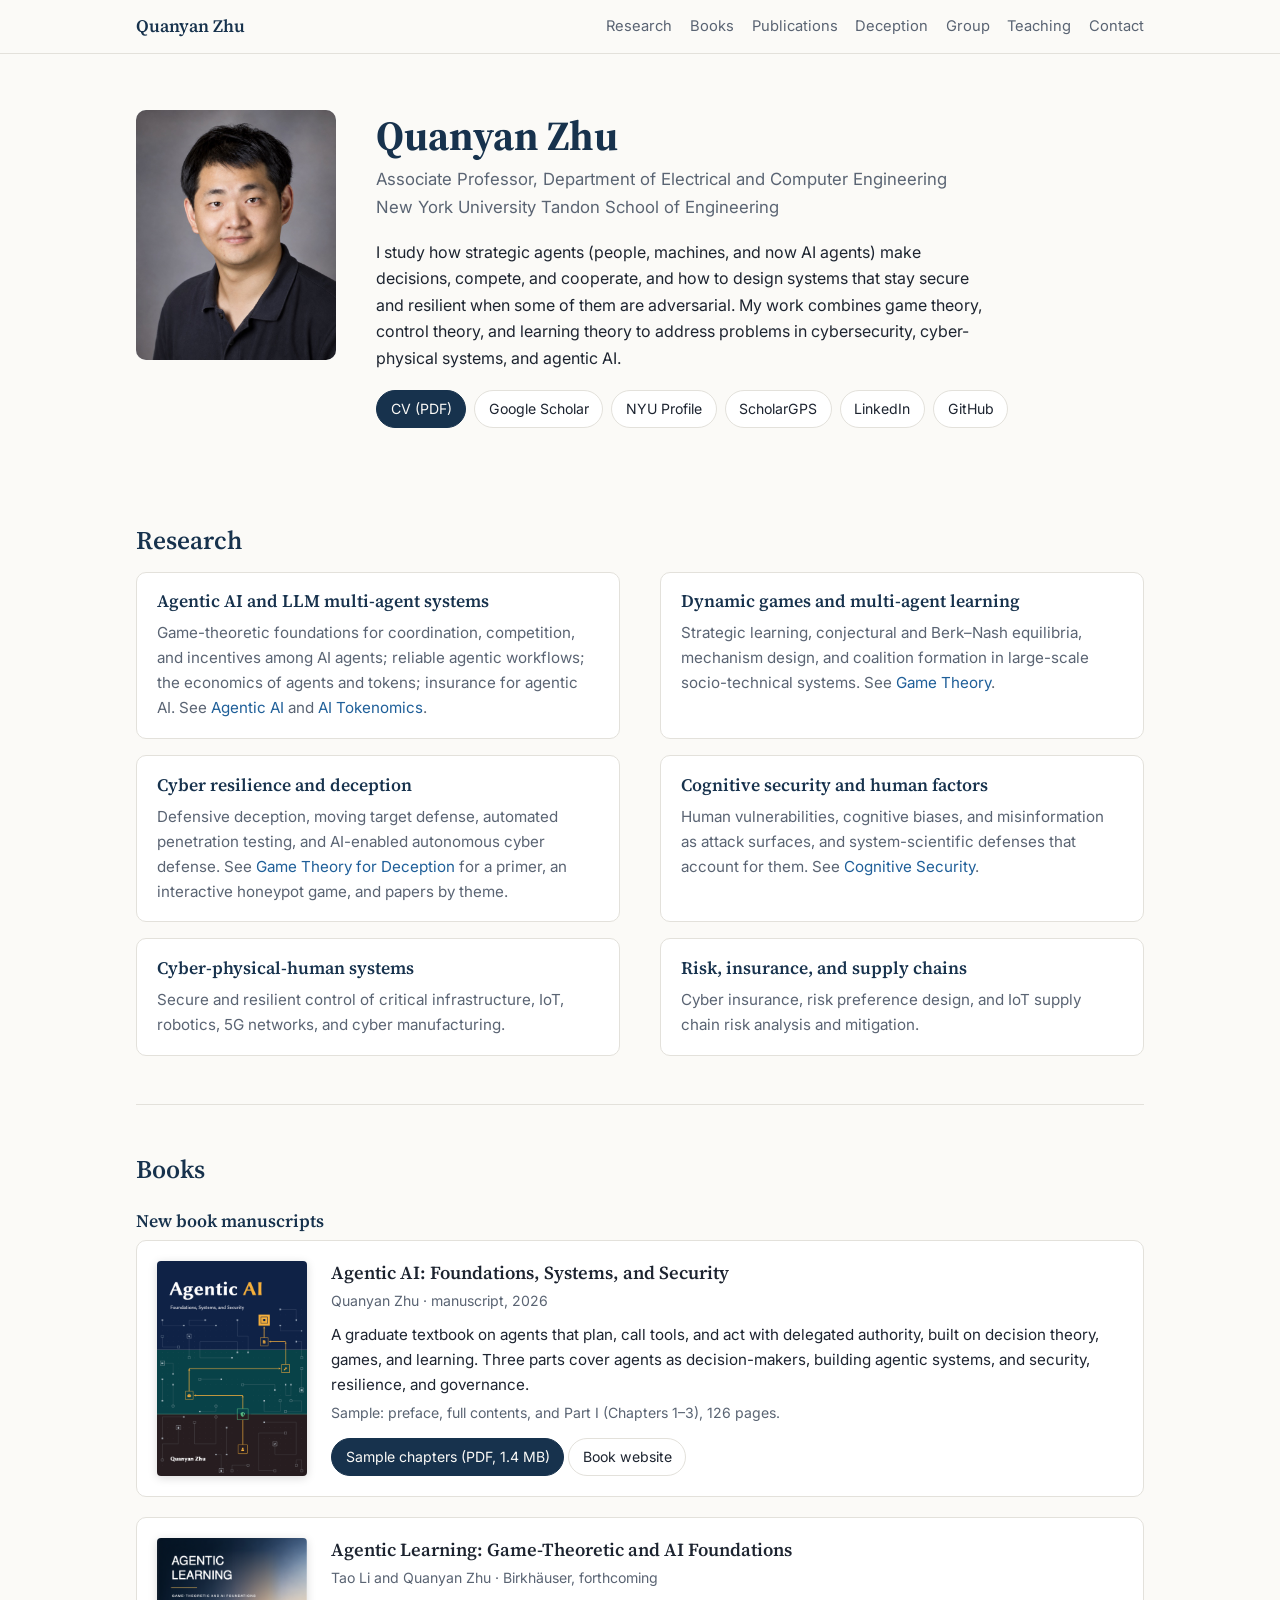
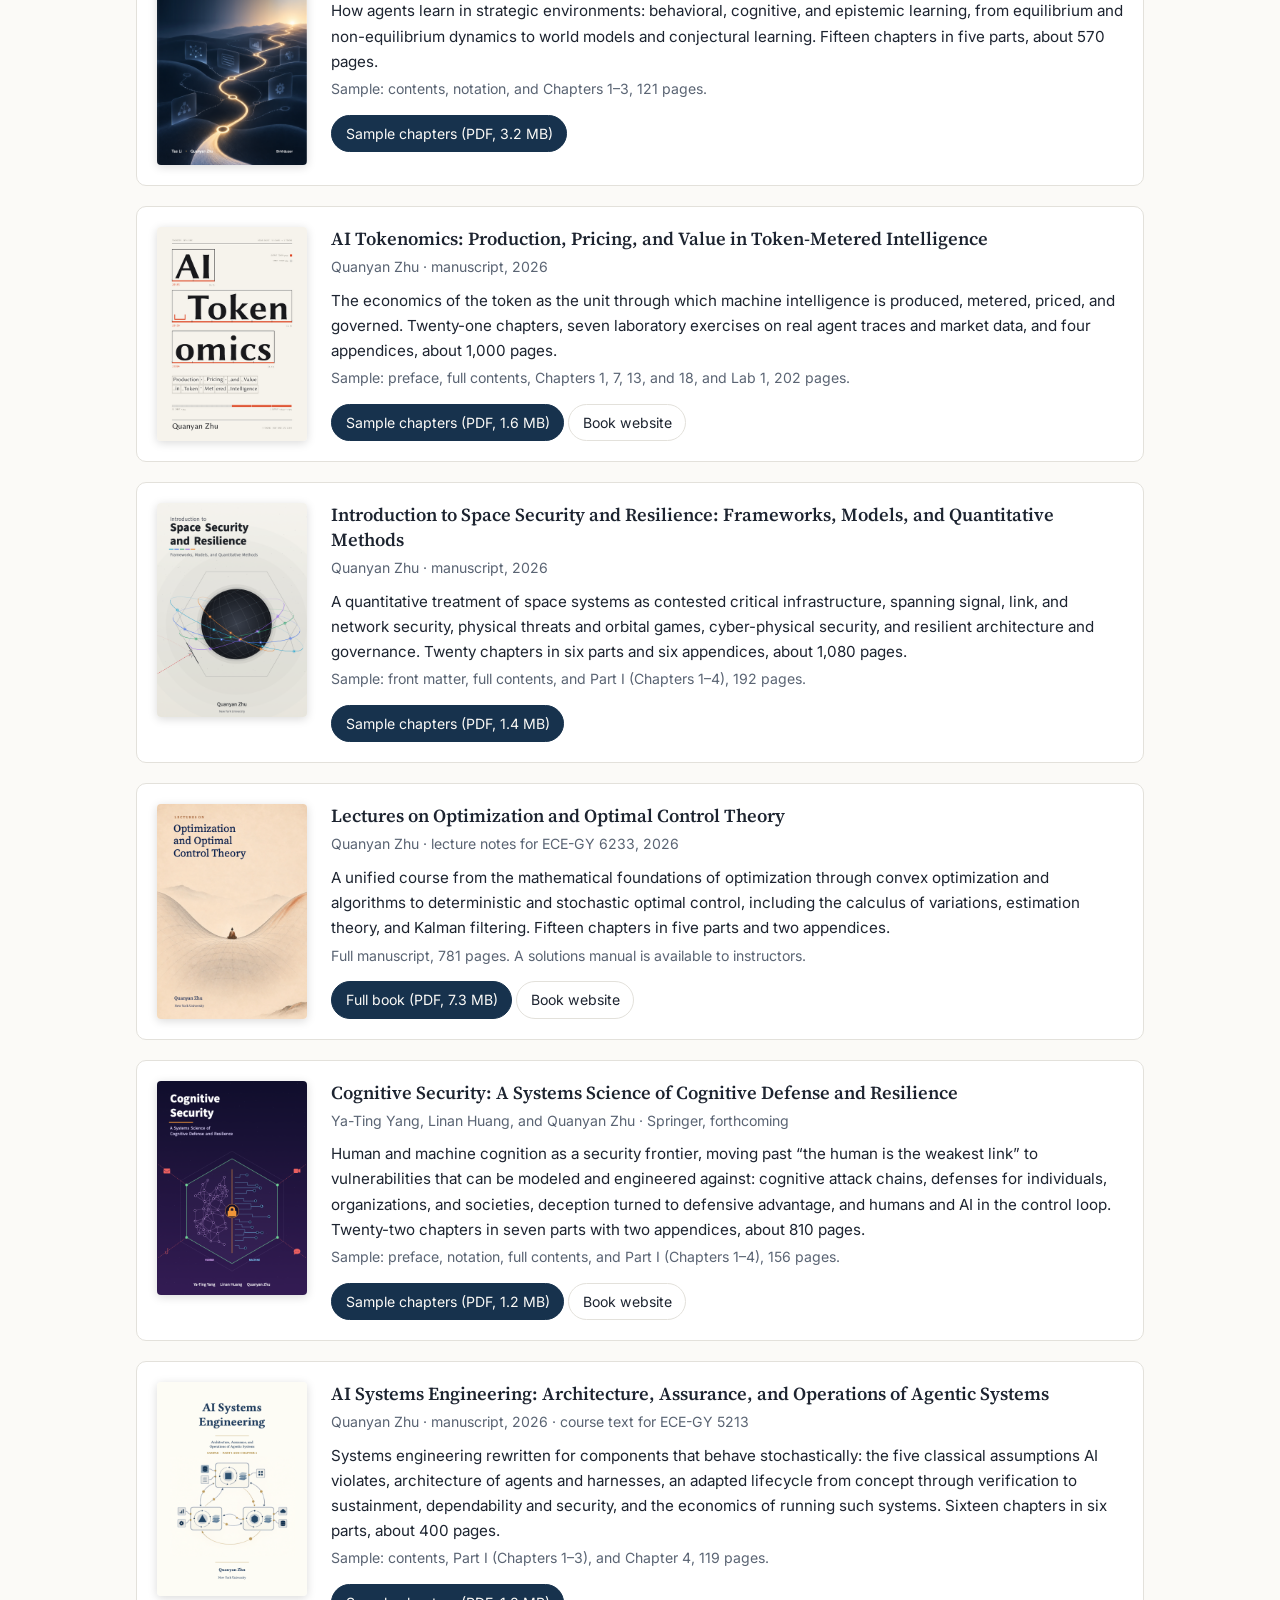
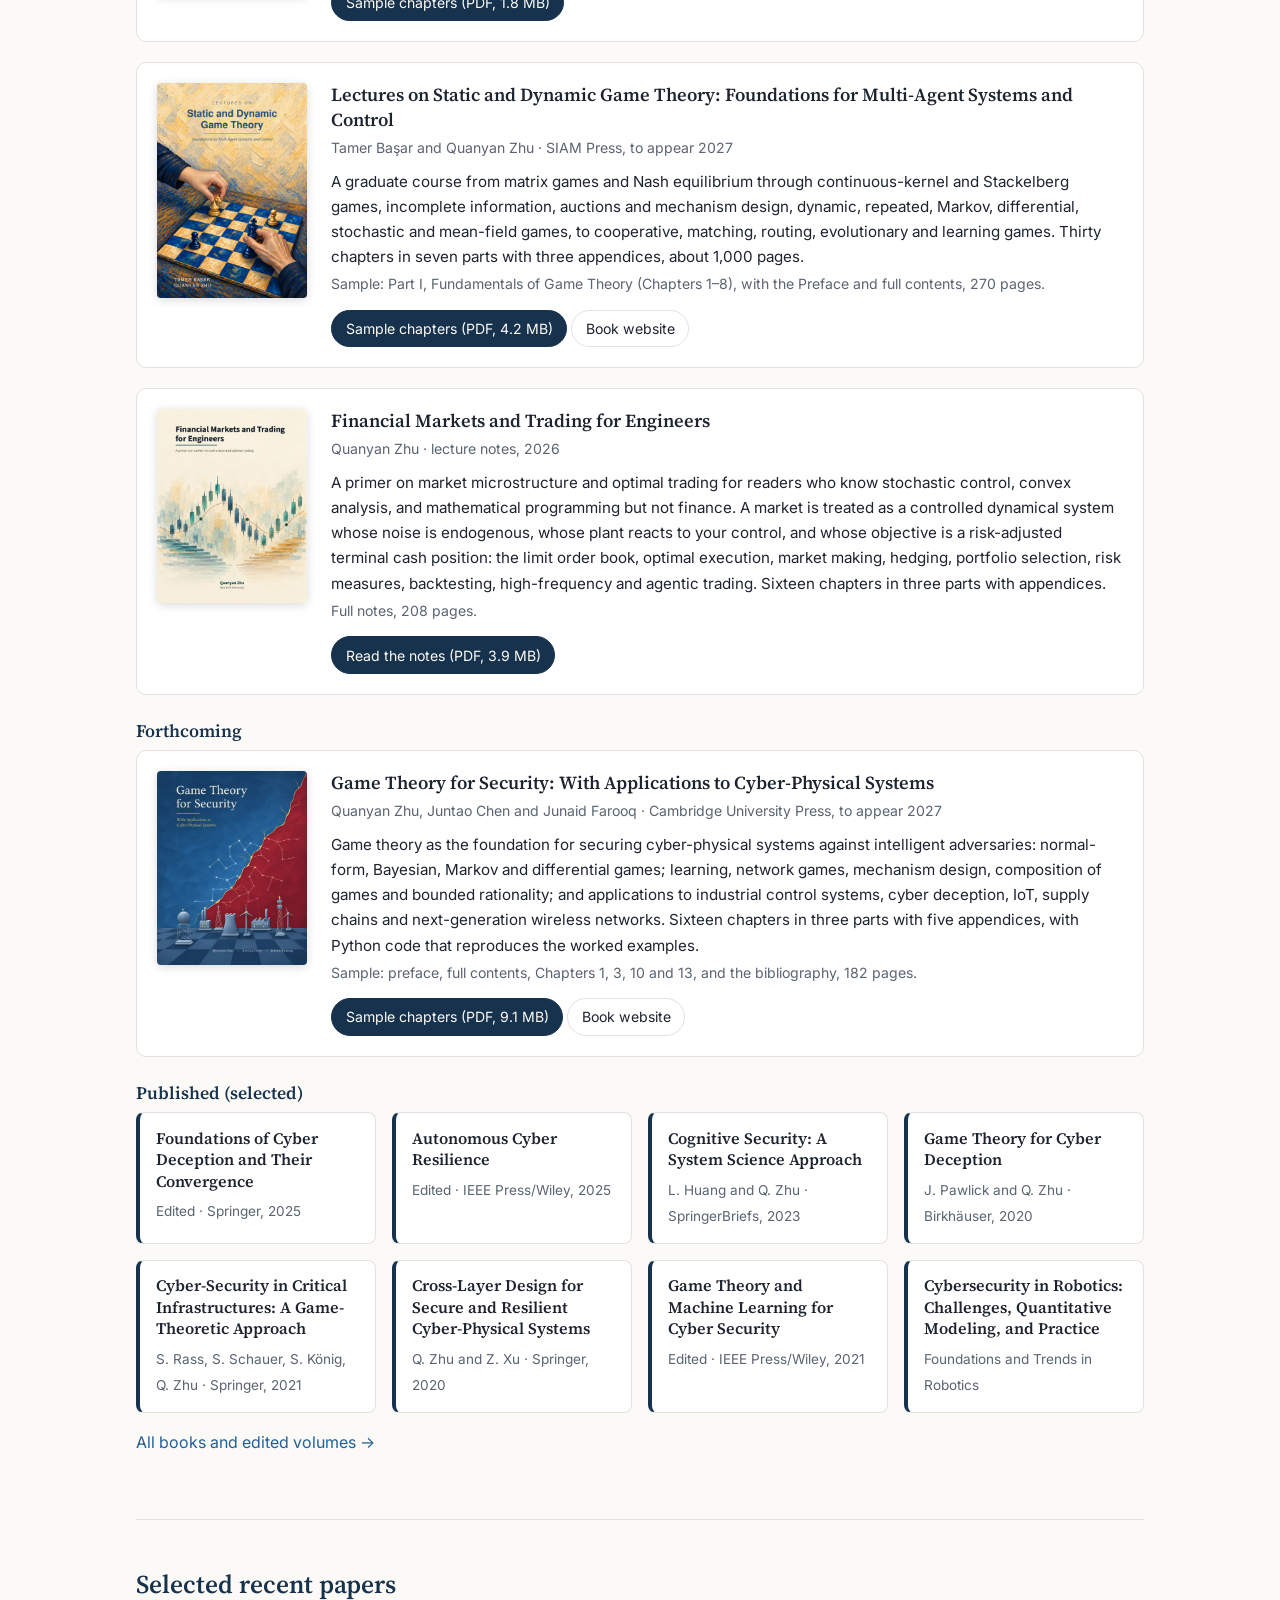
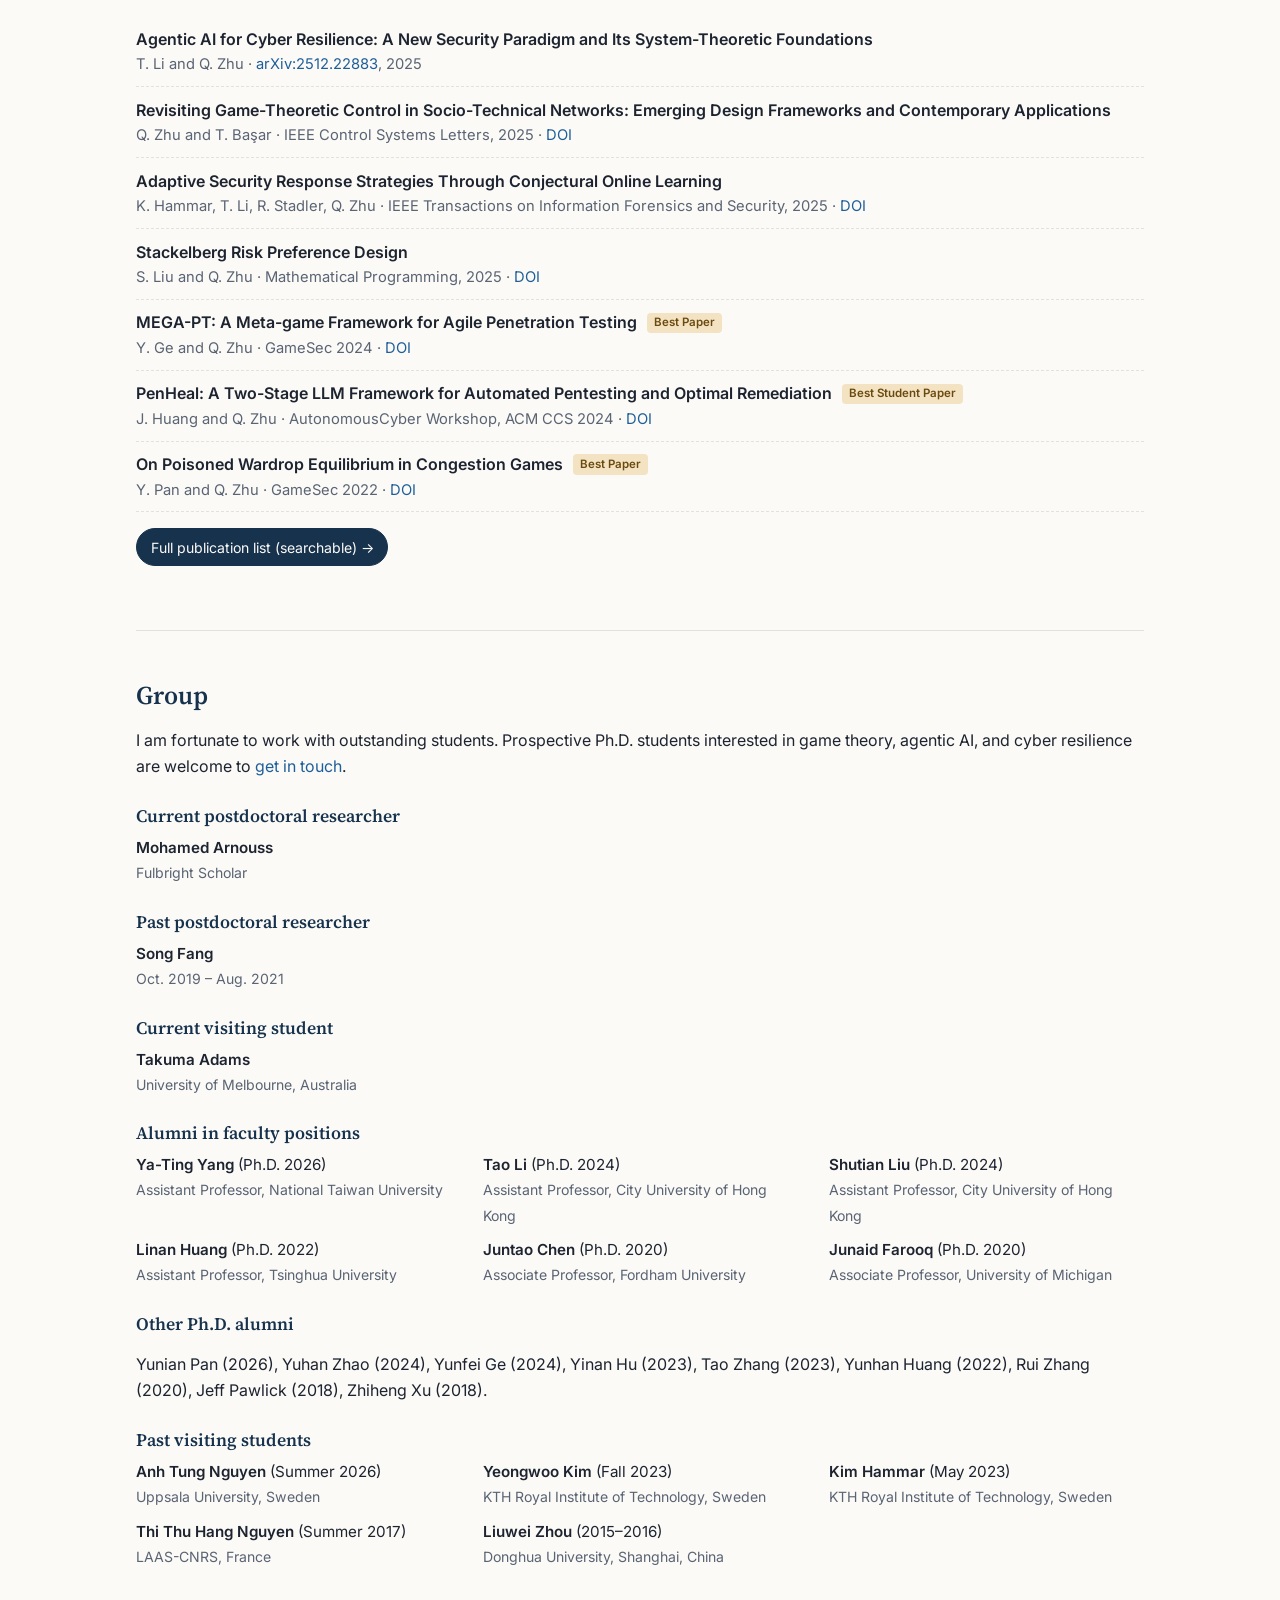
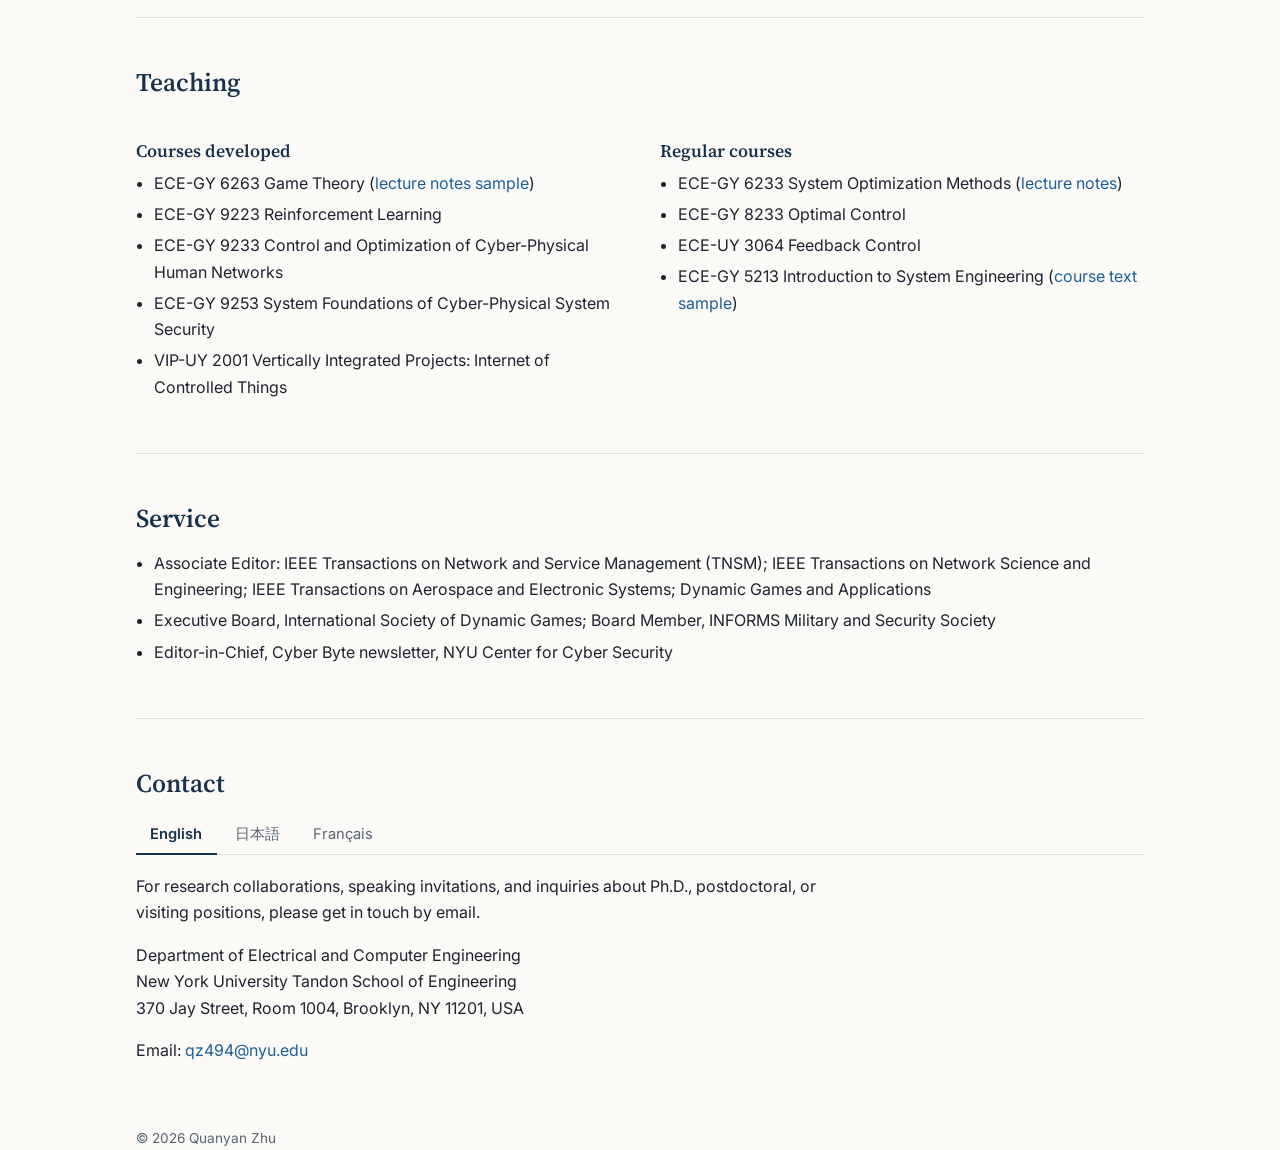
<file: index.html>
<!DOCTYPE html>
<html lang="en">
<head>
  <meta charset="utf-8">
  <meta name="viewport" content="width=device-width, initial-scale=1">
  <title>Quanyan Zhu – NYU Professor | Game Theory, Agentic AI, Cybersecurity</title>
  <meta name="description" content="Quanyan Zhu is an Associate Professor of Electrical and Computer Engineering at NYU Tandon. Research on game theory, agentic AI, multi-agent learning, cyber resilience, cyber-physical systems, and space security. Books, publications, and CV.">
  <meta name="author" content="Quanyan Zhu">
  <link rel="canonical" href="https://quanyan8.github.io/">
  <link rel="alternate" hreflang="en" href="https://quanyan8.github.io/">
  <meta property="og:type" content="profile">
  <meta property="og:site_name" content="Quanyan Zhu">
  <meta property="og:title" content="Quanyan Zhu – NYU Professor | Game Theory, Agentic AI, Cybersecurity">
  <meta property="og:description" content="Quanyan Zhu is an Associate Professor of Electrical and Computer Engineering at NYU Tandon. Research on game theory, agentic AI, multi-agent learning, cyber resilience, cyber-physical systems, and space security. Books, publications, and CV.">
  <meta property="og:url" content="https://quanyan8.github.io/">
  <meta property="og:image" content="https://quanyan8.github.io/assets/photo.jpg">
  <meta property="og:image:alt" content="Portrait of Quanyan Zhu">
  <meta property="profile:first_name" content="Quanyan">
  <meta property="profile:last_name" content="Zhu">
  <meta name="twitter:card" content="summary">
  <meta name="twitter:title" content="Quanyan Zhu – NYU Professor | Game Theory, Agentic AI, Cybersecurity">
  <meta name="twitter:description" content="Quanyan Zhu is an Associate Professor of Electrical and Computer Engineering at NYU Tandon. Research on game theory, agentic AI, multi-agent learning, cyber resilience, cyber-physical systems, and space security. Books, publications, and CV.">
  <meta name="twitter:image" content="https://quanyan8.github.io/assets/photo.jpg">
  <script type="application/ld+json">
{
  "@context": "https://schema.org",
  "@graph": [
    {
      "@type": "Person",
      "@id": "https://quanyan8.github.io/#person",
      "name": "Quanyan Zhu",
      "url": "https://quanyan8.github.io/",
      "image": "https://quanyan8.github.io/assets/photo.jpg",
      "email": "mailto:qz494@nyu.edu",
      "jobTitle": "Associate Professor of Electrical and Computer Engineering",
      "worksFor": {
        "@type": "CollegeOrUniversity",
        "name": "New York University Tandon School of Engineering",
        "url": "https://engineering.nyu.edu/"
      },
      "affiliation": {
        "@type": "CollegeOrUniversity",
        "name": "New York University"
      },
      "workLocation": {
        "@type": "Place",
        "address": {
          "@type": "PostalAddress",
          "streetAddress": "370 Jay Street, Room 1004",
          "addressLocality": "Brooklyn",
          "addressRegion": "NY",
          "postalCode": "11201",
          "addressCountry": "US"
        }
      },
      "alumniOf": [
        {
          "@type": "CollegeOrUniversity",
          "name": "University of Illinois at Urbana-Champaign"
        },
        {
          "@type": "CollegeOrUniversity",
          "name": "University of Toronto"
        },
        {
          "@type": "CollegeOrUniversity",
          "name": "McGill University"
        }
      ],
      "award": [
        "NSF CAREER Award",
        "INFORMS Koopman Prize"
      ],
      "knowsAbout": [
        "Game theory",
        "Dynamic games",
        "Agentic AI",
        "Multi-agent systems",
        "Reinforcement learning",
        "Cybersecurity",
        "Cyber resilience",
        "Cyber deception",
        "Cyber-physical systems",
        "Space security",
        "AI tokenomics",
        "Control theory",
        "Mechanism design"
      ],
      "sameAs": [
        "https://scholar.google.com/citations?user=Qt2WDh0AAAAJ",
        "https://engineering.nyu.edu/faculty/quanyan-zhu",
        "https://cyber.nyu.edu/profile/quanyan-zhu/",
        "https://scholargps.com/scholars/54961215509101/quanyan-zhu",
        "https://research.com/u/quanyan-zhu",
        "https://openreview.net/profile?id=~Quanyan_Zhu1",
        "https://www.researchgate.net/profile/Quanyan-Zhu-2",
        "https://www.linkedin.com/in/quanyan-zhu-aa4b627/",
        "https://github.com/quanyan8",
        "https://wp.nyu.edu/quanyan"
      ]
    },
    {
      "@type": "Book",
      "name": "Agentic AI: Foundations, Systems, and Security",
      "author": [
        {
          "@id": "https://quanyan8.github.io/#person"
        }
      ],
      "image": "https://quanyan8.github.io/assets/books/agentic-ai-cover.png",
      "url": "https://quanyan8.github.io/assets/books/agentic-ai-sample.pdf",
      "inLanguage": "en"
    },
    {
      "@type": "Book",
      "name": "Agentic Learning: Game-Theoretic and AI Foundations",
      "author": [
        {
          "@type": "Person",
          "name": "Tao Li"
        },
        {
          "@id": "https://quanyan8.github.io/#person"
        }
      ],
      "image": "https://quanyan8.github.io/assets/books/agentic-learning-cover.png",
      "url": "https://quanyan8.github.io/assets/books/agentic-learning-sample.pdf",
      "inLanguage": "en",
      "publisher": {
        "@type": "Organization",
        "name": "Birkhäuser"
      }
    },
    {
      "@type": "Book",
      "name": "AI Tokenomics: Production, Pricing, and Value in Token-Metered Intelligence",
      "author": [
        {
          "@id": "https://quanyan8.github.io/#person"
        }
      ],
      "image": "https://quanyan8.github.io/assets/books/ai-tokenomics-cover.png",
      "url": "https://quanyan8.github.io/assets/books/ai-tokenomics-sample.pdf",
      "inLanguage": "en"
    },
    {
      "@type": "Book",
      "name": "Introduction to Space Security and Resilience: Frameworks, Models, and Quantitative Methods",
      "author": [
        {
          "@id": "https://quanyan8.github.io/#person"
        }
      ],
      "image": "https://quanyan8.github.io/assets/books/space-security-cover.png",
      "url": "https://quanyan8.github.io/assets/books/space-security-sample.pdf",
      "inLanguage": "en"
    },
    {
      "@type": "Book",
      "name": "Lectures on Optimization and Optimal Control Theory",
      "author": [
        {
          "@id": "https://quanyan8.github.io/#person"
        }
      ],
      "image": "https://quanyan8.github.io/assets/books/optimization-optimal-control-cover.png",
      "url": "https://quanyan8.github.io/optimization/",
      "inLanguage": "en",
      "numberOfPages": 781,
      "isAccessibleForFree": true,
      "learningResourceType": "Lecture notes"
    },
    {
      "@type": "Book",
      "name": "Cognitive Security: A Systems Science of Cognitive Defense and Resilience",
      "author": [
        {
          "@type": "Person",
          "name": "Ya-Ting Yang"
        },
        {
          "@type": "Person",
          "name": "Linan Huang"
        },
        {
          "@id": "https://quanyan8.github.io/#person"
        }
      ],
      "publisher": {
        "@type": "Organization",
        "name": "Springer"
      },
      "image": "https://quanyan8.github.io/assets/books/cognitive-security-cover.png",
      "url": "https://quanyan8.github.io/assets/books/cognitive-security-sample.pdf",
      "inLanguage": "en"
    },
    {
      "@type": "Book",
      "name": "AI Systems Engineering: Architecture, Assurance, and Operations of Agentic Systems",
      "author": [
        {
          "@id": "https://quanyan8.github.io/#person"
        }
      ],
      "image": "https://quanyan8.github.io/assets/books/ai-systems-engineering-cover.png",
      "url": "https://quanyan8.github.io/assets/books/ai-systems-engineering-sample.pdf",
      "inLanguage": "en",
      "learningResourceType": "Course text"
    },
    {
      "@type": "Book",
      "name": "Lectures on Static and Dynamic Game Theory: Foundations for Multi-Agent Systems and Control",
      "author": [
        {
          "@type": "Person",
          "name": "Tamer Başar"
        },
        {
          "@id": "https://quanyan8.github.io/#person"
        }
      ],
      "publisher": {
        "@type": "Organization",
        "name": "SIAM"
      },
      "image": "https://quanyan8.github.io/assets/books/game-theory-lectures-cover.png",
      "url": "https://quanyan8.github.io/assets/books/game-theory-lectures-sample.pdf",
      "inLanguage": "en"
    },
    {
      "@type": "Book",
      "name": "Game Theory for Security: With Applications to Cyber-Physical Systems",
      "author": [
        {
          "@id": "https://quanyan8.github.io/#person"
        },
        {
          "@type": "Person",
          "name": "Juntao Chen"
        },
        {
          "@type": "Person",
          "name": "Junaid Farooq"
        }
      ],
      "publisher": {
        "@type": "Organization",
        "name": "Cambridge University Press"
      },
      "image": "https://quanyan8.github.io/assets/books/game-theory-security-cover.png",
      "url": "https://quanyan8.github.io/game-theory-for-security/",
      "inLanguage": "en"
    },
    {
      "@type": "Book",
      "name": "Financial Markets and Trading for Engineers: A Primer on Market Microstructure and Optimal Trading",
      "author": [
        {
          "@id": "https://quanyan8.github.io/#person"
        }
      ],
      "image": "https://quanyan8.github.io/assets/books/financial-markets-engineers-cover.png",
      "url": "https://quanyan8.github.io/assets/books/financial-markets-engineers.pdf",
      "inLanguage": "en",
      "numberOfPages": 208,
      "isAccessibleForFree": true,
      "learningResourceType": "Lecture notes"
    }
  ]
}
  </script>
  <link rel="preconnect" href="https://fonts.googleapis.com">
  <link rel="preconnect" href="https://fonts.gstatic.com" crossorigin>
  <link href="https://fonts.googleapis.com/css2?family=Inter:wght@400;500;600&family=Source+Serif+4:opsz,wght@8..60,500;8..60,600&display=swap" rel="stylesheet">
  <link rel="stylesheet" href="assets/style.css">
</head>
<body>
  <nav class="nav"><div class="nav-inner">
    <a class="brand" href="index.html">Quanyan Zhu</a>
    <div class="nav-links">
      <a href="#research">Research</a>
      <a href="#books">Books</a>
      <a href="publications.html">Publications</a>
      <a href="deception/">Deception</a>
      <a href="#group">Group</a>
      <a href="#teaching">Teaching</a>
      <a href="#contact">Contact</a>
    </div>
  </div></nav>

  <main class="wrap">
    <header class="hero">
      <img class="portrait" src="assets/photo.jpg" alt="Quanyan Zhu" width="200" height="250">
      <div>
        <h1>Quanyan Zhu</h1>
        <p class="role">Associate Professor, Department of Electrical and Computer Engineering<br>
          New York University Tandon School of Engineering</p>
        <p>I study how strategic agents (people, machines, and now AI agents) make decisions,
          compete, and cooperate, and how to design systems that stay secure and resilient when some
          of them are adversarial. My work combines game theory, control theory, and learning theory
          to address problems in cybersecurity, cyber-physical systems, and agentic AI.</p>
        <div class="links">
          <a class="btn primary" href="assets/cv.pdf">CV (PDF)</a>
          <a class="btn" href="https://scholar.google.com/citations?user=Qt2WDh0AAAAJ">Google Scholar</a>
          <a class="btn" href="https://engineering.nyu.edu/faculty/quanyan-zhu">NYU Profile</a>
          <a class="btn" href="https://scholargps.com/scholars/54961215509101/quanyan-zhu">ScholarGPS</a>
          <a class="btn" href="https://www.linkedin.com/in/quanyan-zhu-aa4b627/">LinkedIn</a>
          <a class="btn" href="https://github.com/quanyan8">GitHub</a>
        </div>
      </div>
    </header>

    <section id="research">
      <h2>Research</h2>
      <div class="grid-2">
        <div class="theme">
          <h3>Agentic AI and LLM multi-agent systems</h3>
          <p>Game-theoretic foundations for coordination, competition, and incentives among AI agents;
            reliable agentic workflows; the economics of agents and tokens; insurance for agentic AI.
            See <a href="agentic-ai/">Agentic AI</a> and <a href="tokenomics/">AI Tokenomics</a>.</p>
        </div>
        <div class="theme">
          <h3>Dynamic games and multi-agent learning</h3>
          <p>Strategic learning, conjectural and Berk–Nash equilibria, mechanism design, and coalition
            formation in large-scale socio-technical systems. See <a href="game-theory/">Game Theory</a>.</p>
        </div>
        <div class="theme">
          <h3>Cyber resilience and deception</h3>
          <p>Defensive deception, moving target defense, automated penetration testing, and
            AI-enabled autonomous cyber defense. See <a href="deception/">Game Theory for Deception</a>
            for a primer, an interactive honeypot game, and papers by theme.</p>
        </div>
        <div class="theme">
          <h3>Cognitive security and human factors</h3>
          <p>Human vulnerabilities, cognitive biases, and misinformation as attack surfaces, and
            system-scientific defenses that account for them. See <a href="cognitive-security/">Cognitive Security</a>.</p>
        </div>
        <div class="theme">
          <h3>Cyber-physical-human systems</h3>
          <p>Secure and resilient control of critical infrastructure, IoT, robotics, 5G networks,
            and cyber manufacturing.</p>
        </div>
        <div class="theme">
          <h3>Risk, insurance, and supply chains</h3>
          <p>Cyber insurance, risk preference design, and IoT supply chain risk analysis and mitigation.</p>
        </div>
      </div>
    </section>

    <section id="books">
      <h2>Books</h2>
      <h3>New book manuscripts</h3>
      <div class="samples">
        <article class="sample">
          <a href="assets/books/agentic-ai-sample.pdf"><img src="assets/books/agentic-ai-cover.png" alt="Cover of Agentic AI: Foundations, Systems, and Security" loading="lazy"></a>
          <div>
            <span class="t">Agentic AI: Foundations, Systems, and Security</span>
            <span class="m">Quanyan Zhu · manuscript, 2026</span>
            <p>A graduate textbook on agents that plan, call tools, and act with delegated authority, built on decision theory, games, and learning. Three parts cover agents as decision-makers, building agentic systems, and security, resilience, and governance.</p>
            <p class="m">Sample: preface, full contents, and Part I (Chapters 1–3), 126 pages.</p>
            <a class="btn primary" href="assets/books/agentic-ai-sample.pdf">Sample chapters (PDF, 1.4 MB)</a>
            <a class="btn" href="agentic-ai/">Book website</a>
          </div>
        </article>
        <article class="sample">
          <a href="assets/books/agentic-learning-sample.pdf"><img src="assets/books/agentic-learning-cover.png" alt="Cover of Agentic Learning: Game-Theoretic and AI Foundations" loading="lazy"></a>
          <div>
            <span class="t">Agentic Learning: Game-Theoretic and AI Foundations</span>
            <span class="m">Tao Li and Quanyan Zhu · Birkhäuser, forthcoming</span>
            <p>How agents learn in strategic environments: behavioral, cognitive, and epistemic learning, from equilibrium and non-equilibrium dynamics to world models and conjectural learning. Fifteen chapters in five parts, about 570 pages.</p>
            <p class="m">Sample: contents, notation, and Chapters 1–3, 121 pages.</p>
            <a class="btn primary" href="assets/books/agentic-learning-sample.pdf">Sample chapters (PDF, 3.2 MB)</a>
          </div>
        </article>
        <article class="sample">
          <a href="assets/books/ai-tokenomics-sample.pdf"><img src="assets/books/ai-tokenomics-cover.png" alt="Cover of AI Tokenomics: Production, Pricing, and Value in Token-Metered Intelligence" loading="lazy"></a>
          <div>
            <span class="t">AI Tokenomics: Production, Pricing, and Value in Token-Metered Intelligence</span>
            <span class="m">Quanyan Zhu · manuscript, 2026</span>
            <p>The economics of the token as the unit through which machine intelligence is produced, metered, priced, and governed. Twenty-one chapters, seven laboratory exercises on real agent traces and market data, and four appendices, about 1,000 pages.</p>
            <p class="m">Sample: preface, full contents, Chapters 1, 7, 13, and 18, and Lab 1, 202 pages.</p>
            <a class="btn primary" href="assets/books/ai-tokenomics-sample.pdf">Sample chapters (PDF, 1.6 MB)</a>
            <a class="btn" href="tokenomics/">Book website</a>
          </div>
        </article>
        <article class="sample">
          <a href="assets/books/space-security-sample.pdf"><img src="assets/books/space-security-cover.png" alt="Cover of Introduction to Space Security and Resilience: Frameworks, Models, and Quantitative Methods" loading="lazy"></a>
          <div>
            <span class="t">Introduction to Space Security and Resilience: Frameworks, Models, and Quantitative Methods</span>
            <span class="m">Quanyan Zhu · manuscript, 2026</span>
            <p>A quantitative treatment of space systems as contested critical infrastructure, spanning signal, link, and network security, physical threats and orbital games, cyber-physical security, and resilient architecture and governance. Twenty chapters in six parts and six appendices, about 1,080 pages.</p>
            <p class="m">Sample: front matter, full contents, and Part I (Chapters 1–4), 192 pages.</p>
            <a class="btn primary" href="assets/books/space-security-sample.pdf">Sample chapters (PDF, 1.4 MB)</a>
          </div>
        </article>
        <article class="sample">
          <a href="assets/books/optimization-optimal-control.pdf"><img src="assets/books/optimization-optimal-control-cover.png" alt="Cover of Lectures on Optimization and Optimal Control Theory" loading="lazy"></a>
          <div>
            <span class="t">Lectures on Optimization and Optimal Control Theory</span>
            <span class="m">Quanyan Zhu · lecture notes for ECE-GY 6233, 2026</span>
            <p>A unified course from the mathematical foundations of optimization through convex optimization and algorithms to deterministic and stochastic optimal control, including the calculus of variations, estimation theory, and Kalman filtering. Fifteen chapters in five parts and two appendices.</p>
            <p class="m">Full manuscript, 781 pages. A solutions manual is available to instructors.</p>
            <a class="btn primary" href="assets/books/optimization-optimal-control.pdf">Full book (PDF, 7.3 MB)</a>
            <a class="btn" href="optimization/">Book website</a>
          </div>
        </article>
        <article class="sample">
          <a href="assets/books/cognitive-security-sample.pdf"><img src="assets/books/cognitive-security-cover.png" alt="Cover of Cognitive Security: A Systems Science of Cognitive Defense and Resilience" loading="lazy"></a>
          <div>
            <span class="t">Cognitive Security: A Systems Science of Cognitive Defense and Resilience</span>
            <span class="m">Ya-Ting Yang, Linan Huang, and Quanyan Zhu · Springer, forthcoming</span>
            <p>Human and machine cognition as a security frontier, moving past “the human is the weakest link” to vulnerabilities that can be modeled and engineered against: cognitive attack chains, defenses for individuals, organizations, and societies, deception turned to defensive advantage, and humans and AI in the control loop. Twenty-two chapters in seven parts with two appendices, about 810 pages.</p>
            <p class="m">Sample: preface, notation, full contents, and Part I (Chapters 1–4), 156 pages.</p>
            <a class="btn primary" href="assets/books/cognitive-security-sample.pdf">Sample chapters (PDF, 1.2 MB)</a>
            <a class="btn" href="cognitive-security/">Book website</a>
          </div>
        </article>
        <article class="sample">
          <a href="assets/books/ai-systems-engineering-sample.pdf"><img src="assets/books/ai-systems-engineering-cover.png" alt="Cover of AI Systems Engineering: Architecture, Assurance, and Operations of Agentic Systems" loading="lazy"></a>
          <div>
            <span class="t">AI Systems Engineering: Architecture, Assurance, and Operations of Agentic Systems</span>
            <span class="m">Quanyan Zhu · manuscript, 2026 · course text for ECE-GY 5213</span>
            <p>Systems engineering rewritten for components that behave stochastically: the five classical assumptions AI violates, architecture of agents and harnesses, an adapted lifecycle from concept through verification to sustainment, dependability and security, and the economics of running such systems. Sixteen chapters in six parts, about 400 pages.</p>
            <p class="m">Sample: contents, Part I (Chapters 1–3), and Chapter 4, 119 pages.</p>
            <a class="btn primary" href="assets/books/ai-systems-engineering-sample.pdf">Sample chapters (PDF, 1.8 MB)</a>
          </div>
        </article>
        <article class="sample">
          <a href="assets/books/game-theory-lectures-sample.pdf"><img src="assets/books/game-theory-lectures-cover.png" alt="Cover of Lectures on Static and Dynamic Game Theory by Tamer Başar and Quanyan Zhu" loading="lazy"></a>
          <div>
            <span class="t">Lectures on Static and Dynamic Game Theory: Foundations for Multi-Agent Systems and Control</span>
            <span class="m">Tamer Başar and Quanyan Zhu · SIAM Press, to appear 2027</span>
            <p>A graduate course from matrix games and Nash equilibrium through continuous-kernel and Stackelberg games, incomplete information, auctions and mechanism design, dynamic, repeated, Markov, differential, stochastic and mean-field games, to cooperative, matching, routing, evolutionary and learning games. Thirty chapters in seven parts with three appendices, about 1,000 pages.</p>
            <p class="m">Sample: Part I, Fundamentals of Game Theory (Chapters 1–8), with the Preface and full contents, 270 pages.</p>
            <a class="btn primary" href="assets/books/game-theory-lectures-sample.pdf">Sample chapters (PDF, 4.2 MB)</a>
            <a class="btn" href="game-theory/">Book website</a>
          </div>
        </article>
        <article class="sample">
          <a href="assets/books/financial-markets-engineers.pdf"><img src="assets/books/financial-markets-engineers-cover.png" alt="Cover of Financial Markets and Trading for Engineers" loading="lazy"></a>
          <div>
            <span class="t">Financial Markets and Trading for Engineers</span>
            <span class="m">Quanyan Zhu · lecture notes, 2026</span>
            <p>A primer on market microstructure and optimal trading for readers who know stochastic control, convex analysis, and mathematical programming but not finance. A market is treated as a controlled dynamical system whose noise is endogenous, whose plant reacts to your control, and whose objective is a risk-adjusted terminal cash position: the limit order book, optimal execution, market making, hedging, portfolio selection, risk measures, backtesting, high-frequency and agentic trading. Sixteen chapters in three parts with appendices.</p>
            <p class="m">Full notes, 208 pages.</p>
            <a class="btn primary" href="assets/books/financial-markets-engineers.pdf">Read the notes (PDF, 3.9 MB)</a>
          </div>
        </article>
      </div>
      <h3>Forthcoming</h3>
      <div class="samples">
        <article class="sample">
          <a href="game-theory-for-security/assets/game-theory-for-security-sample.pdf"><img src="assets/books/game-theory-security-cover.png" alt="Cover of Game Theory for Security: With Applications to Cyber-Physical Systems" loading="lazy"></a>
          <div>
            <span class="t">Game Theory for Security: With Applications to Cyber-Physical Systems</span>
            <span class="m">Quanyan Zhu, Juntao Chen and Junaid Farooq · Cambridge University Press, to appear 2027</span>
            <p>Game theory as the foundation for securing cyber-physical systems against intelligent adversaries: normal-form, Bayesian, Markov and differential games; learning, network games, mechanism design, composition of games and bounded rationality; and applications to industrial control systems, cyber deception, IoT, supply chains and next-generation wireless networks. Sixteen chapters in three parts with five appendices, with Python code that reproduces the worked examples.</p>
            <p class="m">Sample: preface, full contents, Chapters 1, 3, 10 and 13, and the bibliography, 182 pages.</p>
            <a class="btn primary" href="game-theory-for-security/assets/game-theory-for-security-sample.pdf">Sample chapters (PDF, 9.1 MB)</a>
            <a class="btn" href="game-theory-for-security/">Book website</a>
          </div>
        </article>
      </div>
      <h3>Published (selected)</h3>
      <div class="books">
        <a class="book" href="https://doi.org/10.1007/978-3-031-93867-2"><span class="t">Foundations of Cyber Deception and Their Convergence</span><span class="m">Edited · Springer, 2025</span></a>
        <a class="book" href="https://doi.org/10.1002/9781394215416"><span class="t">Autonomous Cyber Resilience</span><span class="m">Edited · IEEE Press/Wiley, 2025</span></a>
        <a class="book" href="https://doi.org/10.1007/978-3-031-43652-9"><span class="t">Cognitive Security: A System Science Approach</span><span class="m">L. Huang and Q. Zhu · SpringerBriefs, 2023</span></a>
        <a class="book" href="https://doi.org/10.1007/978-3-030-66065-9"><span class="t">Game Theory for Cyber Deception</span><span class="m">J. Pawlick and Q. Zhu · Birkhäuser, 2020</span></a>
        <a class="book" href="https://doi.org/10.1007/978-3-030-46908-5"><span class="t">Cyber-Security in Critical Infrastructures: A Game-Theoretic Approach</span><span class="m">S. Rass, S. Schauer, S. König, Q. Zhu · Springer, 2021</span></a>
        <a class="book" href="https://doi.org/10.1007/978-3-030-60251-2"><span class="t">Cross-Layer Design for Secure and Resilient Cyber-Physical Systems</span><span class="m">Q. Zhu and Z. Xu · Springer, 2020</span></a>
        <a class="book" href="https://doi.org/10.1002/9781119723950"><span class="t">Game Theory and Machine Learning for Cyber Security</span><span class="m">Edited · IEEE Press/Wiley, 2021</span></a>
        <a class="book" href="https://doi.org/10.1561/2300000061"><span class="t">Cybersecurity in Robotics: Challenges, Quantitative Modeling, and Practice</span><span class="m">Foundations and Trends in Robotics</span></a>
      </div>
      <p style="margin-top:1rem"><a href="publications.html#books">All books and edited volumes →</a></p>
    </section>

    <section id="publications">
      <h2>Selected recent papers</h2>
      <div class="pub"><div class="t">Agentic AI for Cyber Resilience: A New Security Paradigm and Its System-Theoretic Foundations</div><div class="m">T. Li and Q. Zhu · <a href="https://arxiv.org/abs/2512.22883">arXiv:2512.22883</a>, 2025</div></div>
      <div class="pub"><div class="t">Revisiting Game-Theoretic Control in Socio-Technical Networks: Emerging Design Frameworks and Contemporary Applications</div><div class="m">Q. Zhu and T. Başar · IEEE Control Systems Letters, 2025 · <a href="https://doi.org/10.1109/lcsys.2025.3557366">DOI</a></div></div>
      <div class="pub"><div class="t">Adaptive Security Response Strategies Through Conjectural Online Learning</div><div class="m">K. Hammar, T. Li, R. Stadler, Q. Zhu · IEEE Transactions on Information Forensics and Security, 2025 · <a href="https://doi.org/10.1109/tifs.2025.3558600">DOI</a></div></div>
      <div class="pub"><div class="t">Stackelberg Risk Preference Design</div><div class="m">S. Liu and Q. Zhu · Mathematical Programming, 2025 · <a href="https://doi.org/10.1007/s10107-024-02083-2">DOI</a></div></div>
      <div class="pub"><div class="t">MEGA-PT: A Meta-game Framework for Agile Penetration Testing <span class="badge">Best Paper</span></div><div class="m">Y. Ge and Q. Zhu · GameSec 2024 · <a href="https://doi.org/10.1007/978-3-031-74835-6_2">DOI</a></div></div>
      <div class="pub"><div class="t">PenHeal: A Two-Stage LLM Framework for Automated Pentesting and Optimal Remediation <span class="badge">Best Student Paper</span></div><div class="m">J. Huang and Q. Zhu · AutonomousCyber Workshop, ACM CCS 2024 · <a href="https://doi.org/10.1145/3689933.3690831">DOI</a></div></div>
      <div class="pub"><div class="t">On Poisoned Wardrop Equilibrium in Congestion Games <span class="badge">Best Paper</span></div><div class="m">Y. Pan and Q. Zhu · GameSec 2022 · <a href="https://doi.org/10.1007/978-3-031-26369-9_10">DOI</a></div></div>
      <p style="margin-top:1rem"><a class="btn primary" href="publications.html">Full publication list (searchable) →</a></p>
    </section>

    <section id="group">
      <h2>Group</h2>
      <p>I am fortunate to work with outstanding students. Prospective Ph.D. students interested in
        game theory, agentic AI, and cyber resilience are welcome to <a href="#contact">get in touch</a>.</p>

      <h3>Current postdoctoral researcher</h3>
      <div class="people">
        <div><span class="n">Mohamed Arnouss</span><br><span class="d">Fulbright Scholar</span></div>
      </div>

      <h3>Past postdoctoral researcher</h3>
      <div class="people">
        <div><span class="n">Song Fang</span><br><span class="d">Oct. 2019 – Aug. 2021</span></div>
      </div>

      <h3>Current visiting student</h3>
      <div class="people">
        <div><span class="n">Takuma Adams</span><br><span class="d">University of Melbourne, Australia</span></div>
      </div>

      <h3>Alumni in faculty positions</h3>
      <div class="people">
        <div><span class="n">Ya-Ting Yang</span> (Ph.D. 2026)<br><span class="d">Assistant Professor, National Taiwan University</span></div>
        <div><span class="n">Tao Li</span> (Ph.D. 2024)<br><span class="d">Assistant Professor, City University of Hong Kong</span></div>
        <div><span class="n">Shutian Liu</span> (Ph.D. 2024)<br><span class="d">Assistant Professor, City University of Hong Kong</span></div>
        <div><span class="n">Linan Huang</span> (Ph.D. 2022)<br><span class="d">Assistant Professor, Tsinghua University</span></div>
        <div><span class="n">Juntao Chen</span> (Ph.D. 2020)<br><span class="d">Associate Professor, Fordham University</span></div>
        <div><span class="n">Junaid Farooq</span> (Ph.D. 2020)<br><span class="d">Associate Professor, University of Michigan</span></div>
      </div>

      <h3>Other Ph.D. alumni</h3>
      <p>Yunian Pan (2026), Yuhan Zhao (2024), Yunfei Ge (2024), Yinan Hu (2023), Tao Zhang (2023), Yunhan Huang (2022),
        Rui Zhang (2020), Jeff Pawlick (2018), Zhiheng Xu (2018).</p>

      <h3>Past visiting students</h3>
      <div class="people">
        <div><span class="n">Anh Tung Nguyen</span> (Summer 2026)<br><span class="d">Uppsala University, Sweden</span></div>
        <div><span class="n">Yeongwoo Kim</span> (Fall 2023)<br><span class="d">KTH Royal Institute of Technology, Sweden</span></div>
        <div><span class="n">Kim Hammar</span> (May 2023)<br><span class="d">KTH Royal Institute of Technology, Sweden</span></div>
        <div><span class="n">Thi Thu Hang Nguyen</span> (Summer 2017)<br><span class="d">LAAS-CNRS, France</span></div>
        <div><span class="n">Liuwei Zhou</span> (2015–2016)<br><span class="d">Donghua University, Shanghai, China</span></div>
      </div>
    </section>

    <section id="teaching">
      <h2>Teaching</h2>
      <div class="grid-2">
        <div>
          <h3>Courses developed</h3>
          <ul class="plain">
            <li>ECE-GY 6263 Game Theory (<a href="assets/books/game-theory-lectures-sample.pdf">lecture notes sample</a>)</li>
            <li>ECE-GY 9223 Reinforcement Learning</li>
            <li>ECE-GY 9233 Control and Optimization of Cyber-Physical Human Networks</li>
            <li>ECE-GY 9253 System Foundations of Cyber-Physical System Security</li>
            <li>VIP-UY 2001 Vertically Integrated Projects: Internet of Controlled Things</li>
          </ul>
        </div>
        <div>
          <h3>Regular courses</h3>
          <ul class="plain">
            <li>ECE-GY 6233 System Optimization Methods (<a href="assets/books/optimization-optimal-control.pdf">lecture notes</a>)</li>
            <li>ECE-GY 8233 Optimal Control</li>
            <li>ECE-UY 3064 Feedback Control</li>
            <li>ECE-GY 5213 Introduction to System Engineering (<a href="assets/books/ai-systems-engineering-sample.pdf">course text sample</a>)</li>
          </ul>
        </div>
      </div>
    </section>

    <section id="service">
      <h2>Service</h2>
      <ul class="plain">
        <li>Associate Editor: IEEE Transactions on Network and Service Management (TNSM); IEEE Transactions on Network Science and Engineering; IEEE Transactions on Aerospace and Electronic Systems; Dynamic Games and Applications</li>
        <li>Executive Board, International Society of Dynamic Games; Board Member, INFORMS Military and Security Society</li>
        <li>Editor-in-Chief, Cyber Byte newsletter, NYU Center for Cyber Security</li>
      </ul>
    </section>

    <section id="contact">
      <h2>Contact</h2>
      <div class="tabs" role="tablist" aria-label="Contact language">
        <button type="button" role="tab" id="tab-en" aria-controls="contact-en" aria-selected="true">English</button>
        <button type="button" role="tab" id="tab-ja" aria-controls="contact-ja" aria-selected="false" tabindex="-1" lang="ja">日本語</button>
        <button type="button" role="tab" id="tab-fr" aria-controls="contact-fr" aria-selected="false" tabindex="-1" lang="fr">Français</button>
      </div>

      <div class="tab-panel" role="tabpanel" id="contact-en" aria-labelledby="tab-en">
        <p>For research collaborations, speaking invitations, and inquiries about Ph.D., postdoctoral,
          or visiting positions, please get in touch by email.</p>
        <p>Department of Electrical and Computer Engineering<br>
          New York University Tandon School of Engineering<br>
          370 Jay Street, Room 1004, Brooklyn, NY 11201, USA</p>
        <p>Email: <a href="mailto:qz494@nyu.edu">qz494@nyu.edu</a></p>
      </div>

      <div class="tab-panel" role="tabpanel" id="contact-ja" aria-labelledby="tab-ja" lang="ja" hidden>
        <p>ニューヨーク大学 タンドン工学部 電気・コンピュータ工学科 准教授<br>
          研究分野：ゲーム理論、エージェント型AI、サイバーレジリエンス、サイバーフィジカルシステム</p>
        <p>共同研究、講演のご依頼、博士課程・ポスドク・客員研究員の受け入れに関するご相談は、メールにてお気軽にお問い合わせください。</p>
        <p>所在地：<span lang="en">370 Jay Street, Room 1004, Brooklyn, NY 11201, USA</span><br>
          メール：<a href="mailto:qz494@nyu.edu">qz494@nyu.edu</a></p>
      </div>

      <div class="tab-panel" role="tabpanel" id="contact-fr" aria-labelledby="tab-fr" lang="fr" hidden>
        <p>Professeur agrégé, Département de génie électrique et informatique,
          Tandon School of Engineering, Université de New York (NYU)<br>
          Domaines de recherche : théorie des jeux, IA agentique, cyberrésilience et systèmes cyberphysiques</p>
        <p>Pour toute proposition de collaboration, invitation à donner une conférence, ou demande
          concernant un doctorat, un postdoctorat ou un séjour de recherche, n’hésitez pas à me
          contacter par courriel.</p>
        <p>Adresse : <span lang="en">370 Jay Street, Room 1004, Brooklyn, NY 11201, États-Unis</span><br>
          Courriel : <a href="mailto:qz494@nyu.edu">qz494@nyu.edu</a></p>
      </div>
    </section>
  </main>

  <footer class="wrap">© 2026 Quanyan Zhu</footer>
  <script>
    (function () {
      const tabs = [...document.querySelectorAll('#contact [role="tab"]')];
      function select(tab) {
        for (const t of tabs) {
          const on = t === tab;
          t.setAttribute('aria-selected', on);
          t.tabIndex = on ? 0 : -1;
          document.getElementById(t.getAttribute('aria-controls')).hidden = !on;
        }
      }
      tabs.forEach((t, i) => {
        t.addEventListener('click', () => select(t));
        t.addEventListener('keydown', e => {
          const d = e.key === 'ArrowRight' ? 1 : e.key === 'ArrowLeft' ? -1 : 0;
          if (!d) return;
          const next = tabs[(i + d + tabs.length) % tabs.length];
          select(next); next.focus();
        });
      });
    })();
  </script>
</body>
</html>
</file>
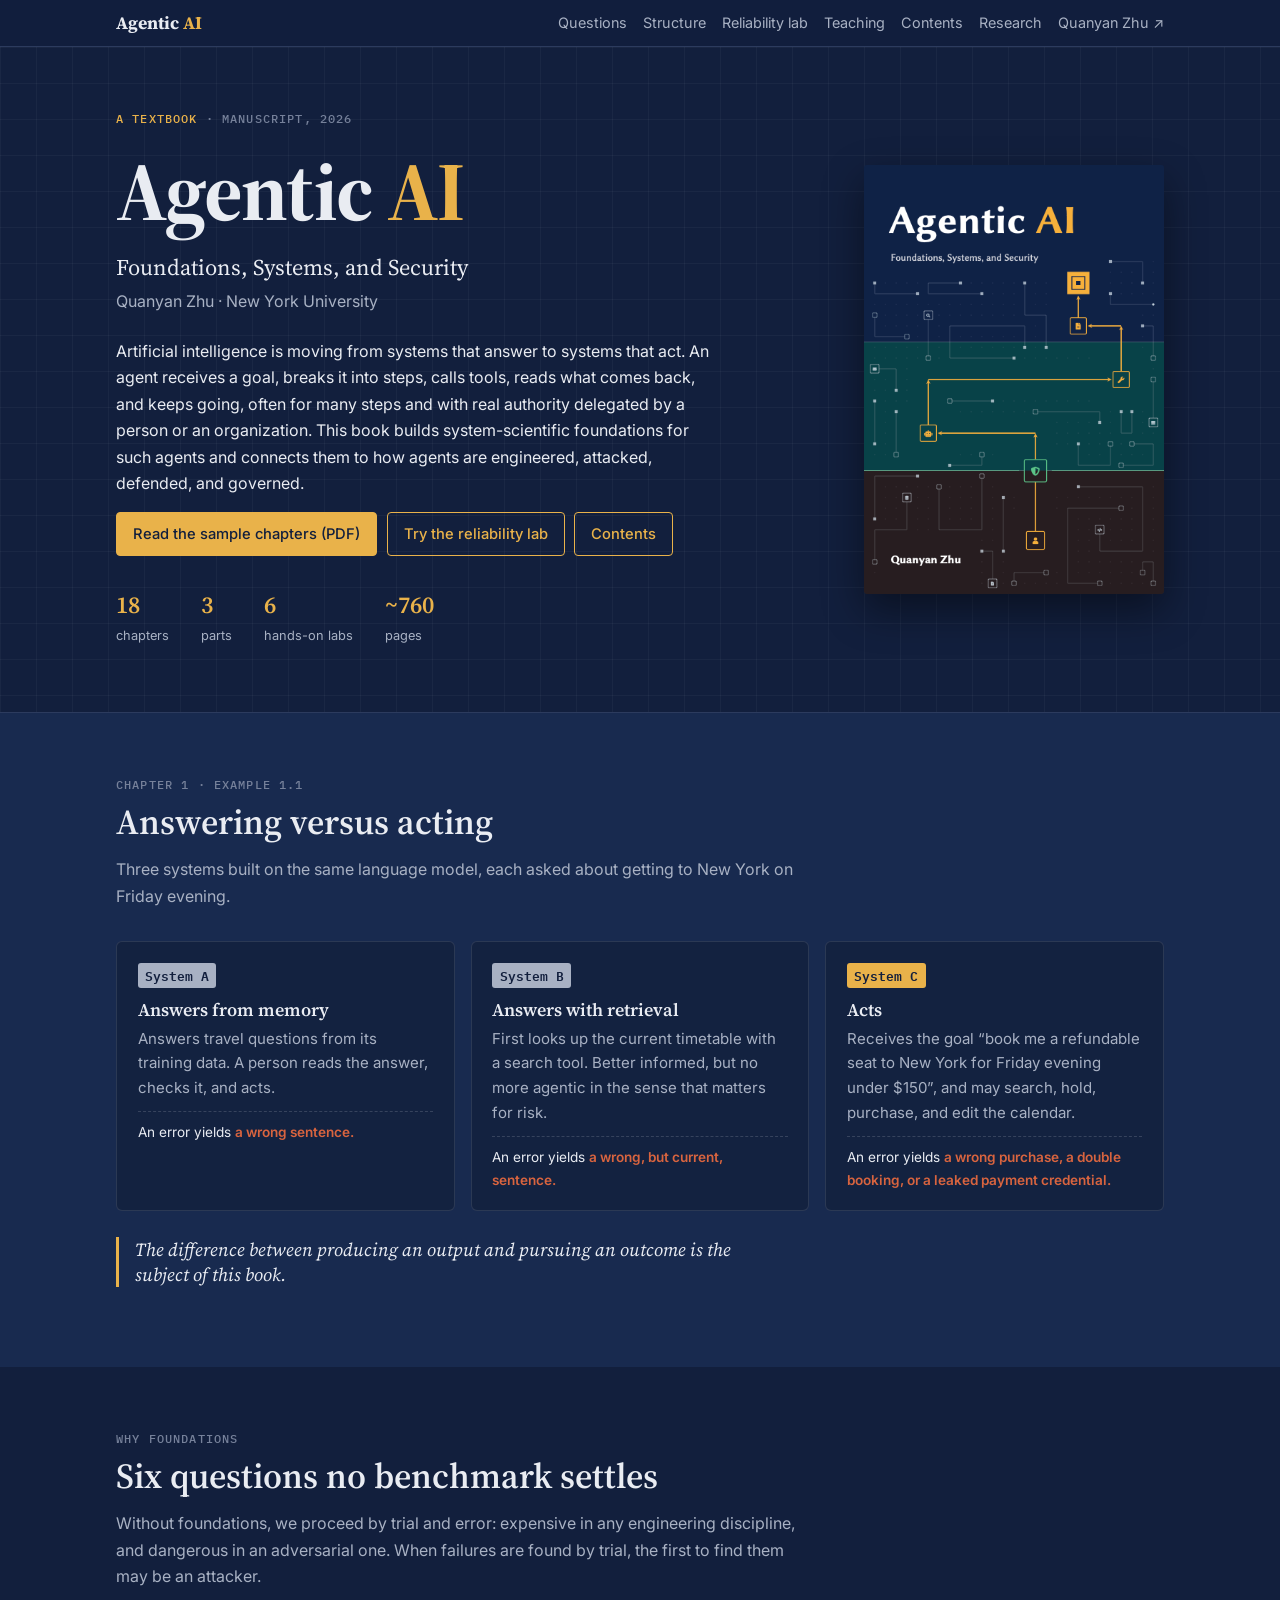
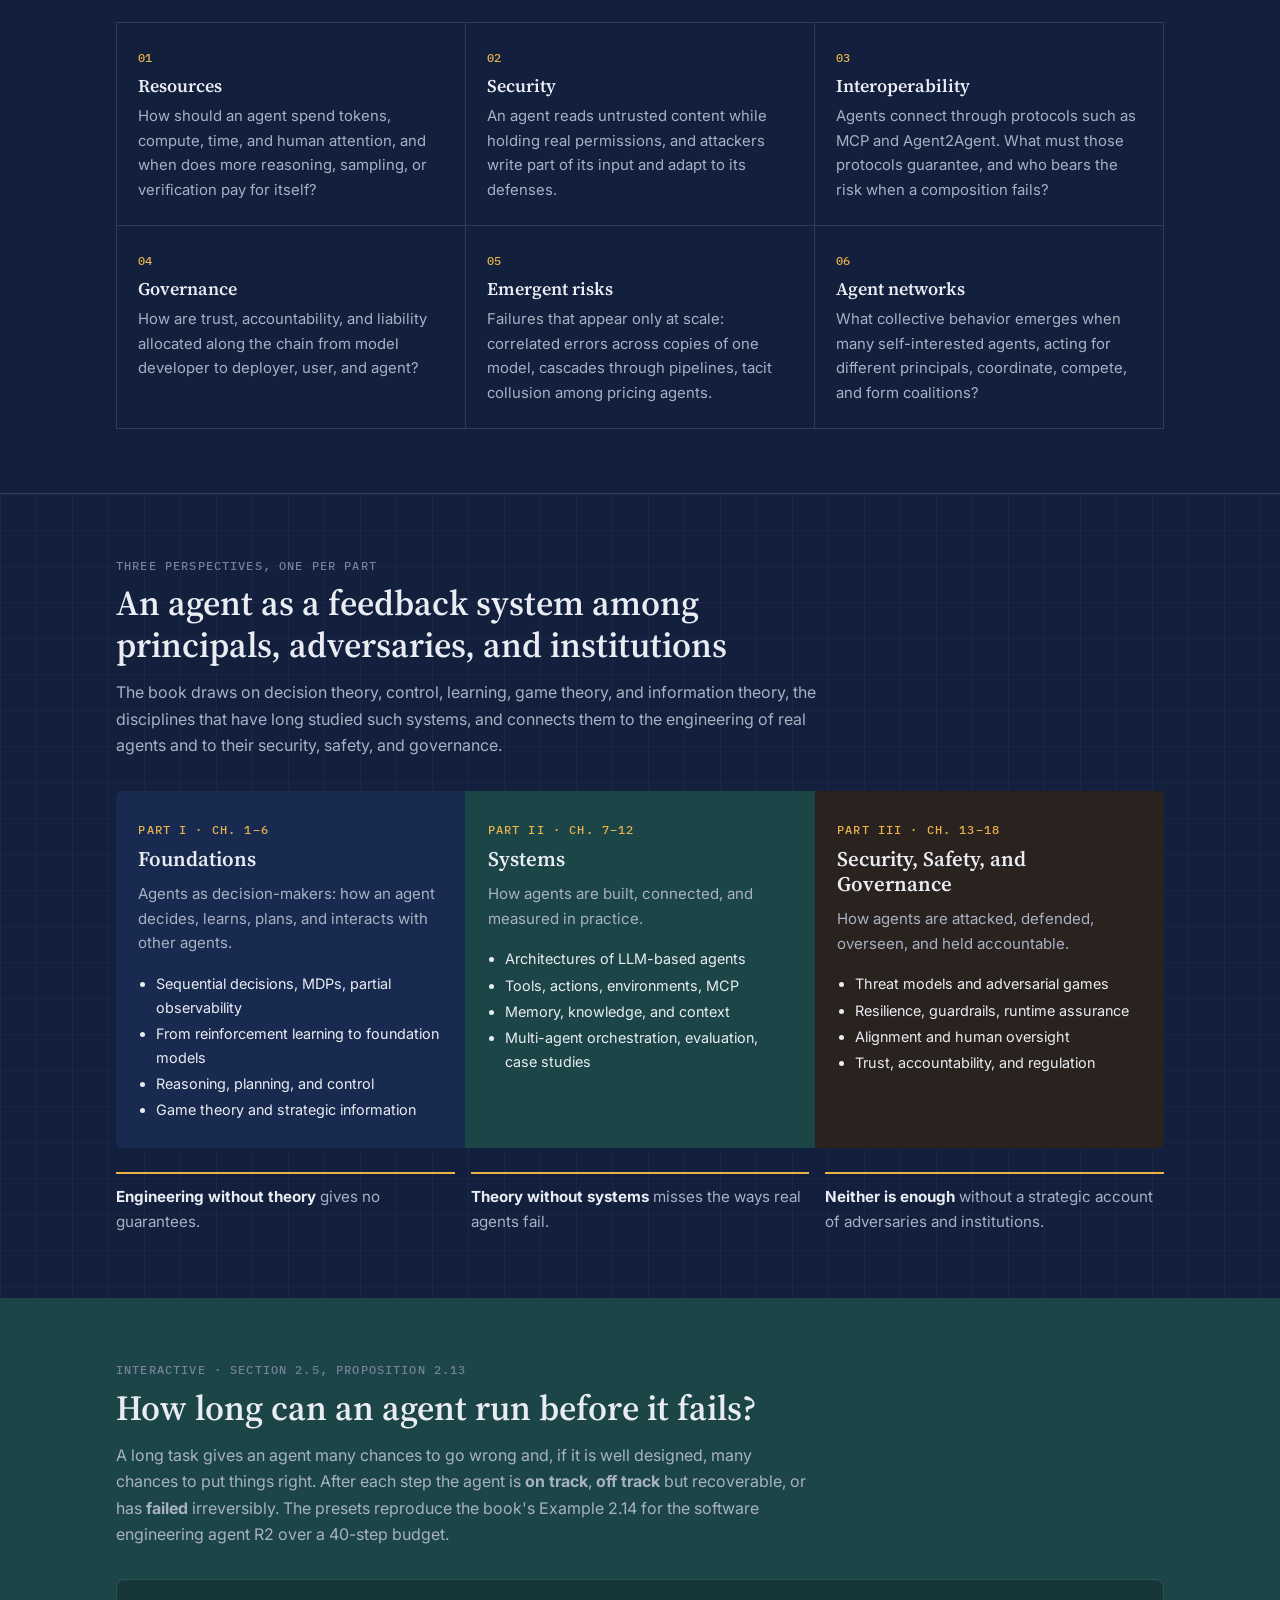
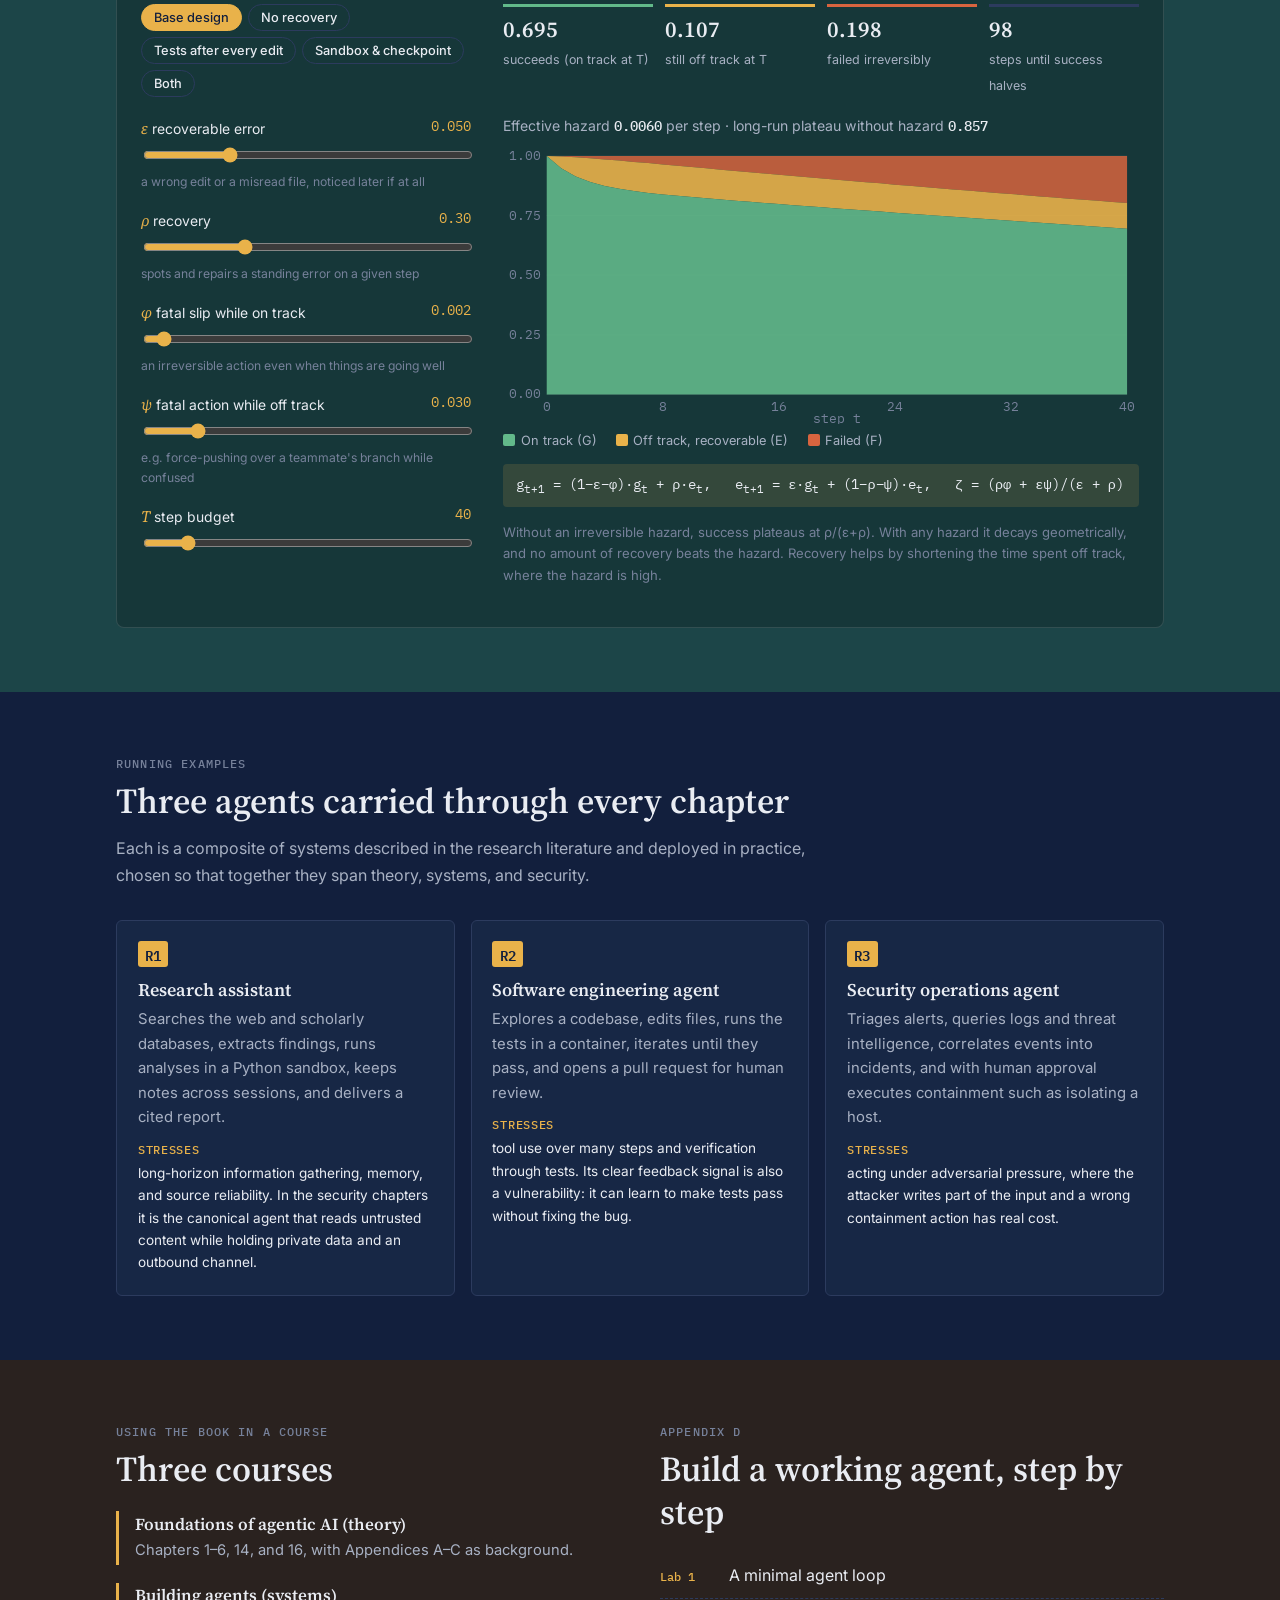
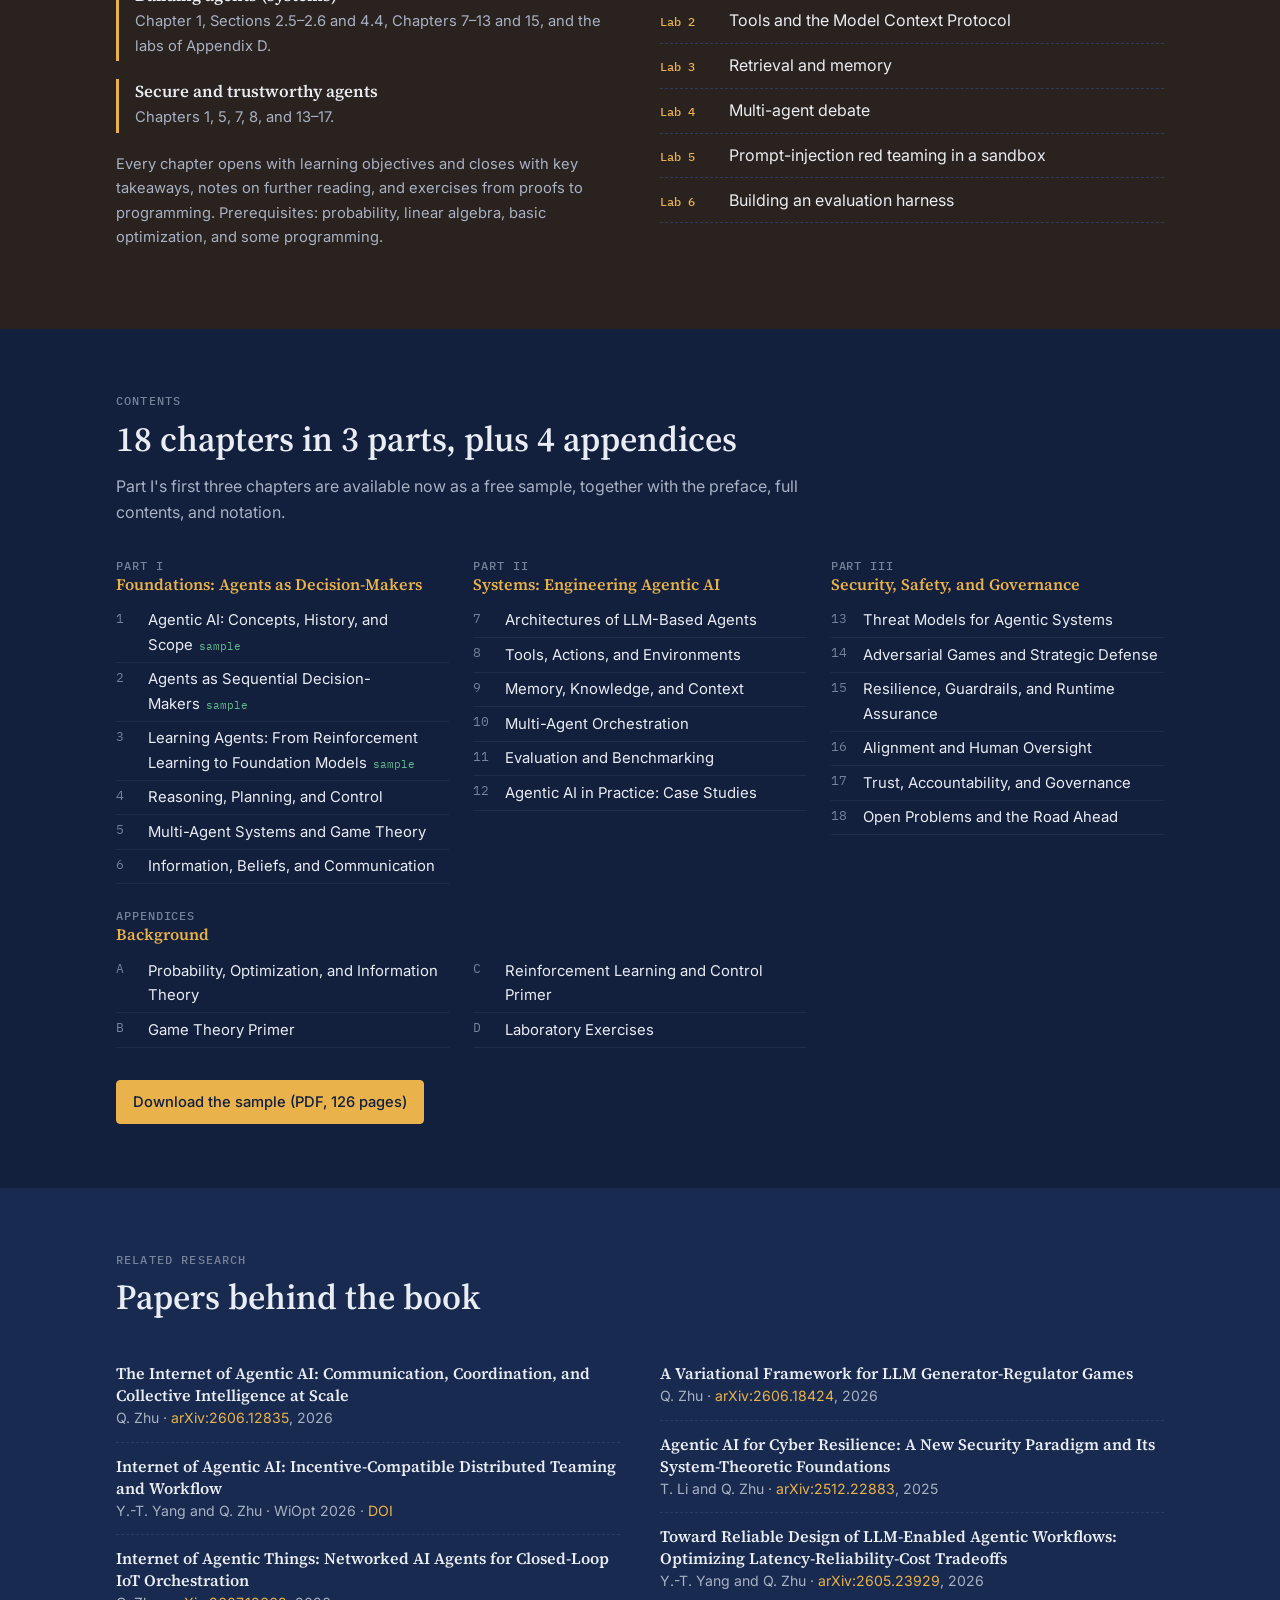
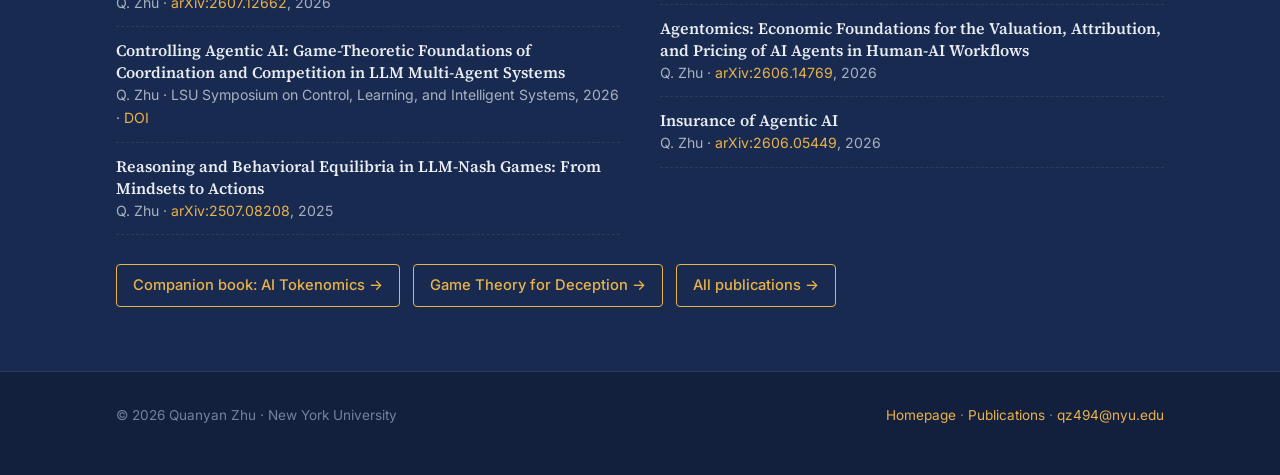
<file: agentic-ai/index.html>
<!DOCTYPE html>
<html lang="en">
<head>
  <meta charset="utf-8">
  <meta name="viewport" content="width=device-width, initial-scale=1">
  <title>Agentic AI: Foundations, Systems, and Security | Quanyan Zhu</title>
  <meta name="description" content="Agentic AI: Foundations, Systems, and Security, a graduate textbook by Quanyan Zhu (NYU). System-scientific foundations for AI agents that plan, use tools, and act: decision theory, learning, game theory, agent engineering, security, and governance. Free sample chapters.">
  <meta name="author" content="Quanyan Zhu">
  <meta name="theme-color" content="#121f3d">
  <link rel="canonical" href="https://quanyan8.github.io/agentic-ai/">
  <meta property="og:type" content="book">
  <meta property="og:site_name" content="Quanyan Zhu">
  <meta property="og:title" content="Agentic AI: Foundations, Systems, and Security">
  <meta property="og:description" content="A textbook on AI systems that act: foundations, engineering, and security of agentic AI. Free sample chapters.">
  <meta property="og:url" content="https://quanyan8.github.io/agentic-ai/">
  <meta property="og:image" content="https://quanyan8.github.io/assets/books/agentic-ai-cover.png">
  <meta name="twitter:card" content="summary_large_image">
  <link rel="icon" href="data:image/svg+xml,%3Csvg xmlns='http://www.w3.org/2000/svg' viewBox='0 0 32 32'%3E%3Crect width='32' height='32' rx='4' fill='%23121f3d'/%3E%3Cpath d='M8 24V14h16V7' fill='none' stroke='%23e9b24a' stroke-width='2'/%3E%3Crect x='20' y='3' width='8' height='8' fill='%23e9b24a'/%3E%3Crect x='4' y='22' width='8' height='6' rx='1' fill='none' stroke='%23e9b24a' stroke-width='2'/%3E%3C/svg%3E">
  <link rel="preconnect" href="https://fonts.googleapis.com">
  <link rel="preconnect" href="https://fonts.gstatic.com" crossorigin>
  <link href="https://fonts.googleapis.com/css2?family=Inter:wght@400;500;600&family=Source+Serif+4:ital,opsz,wght@0,8..60,400;0,8..60,600;0,8..60,700;1,8..60,400&family=IBM+Plex+Mono:wght@400;500;600&display=swap" rel="stylesheet">
  <link rel="stylesheet" href="style.css">
  <script type="application/ld+json">
  {
    "@context": "https://schema.org",
    "@type": "Book",
    "name": "Agentic AI: Foundations, Systems, and Security",
    "author": {"@type": "Person", "@id": "https://quanyan8.github.io/#person", "name": "Quanyan Zhu", "url": "https://quanyan8.github.io/"},
    "url": "https://quanyan8.github.io/agentic-ai/",
    "image": "https://quanyan8.github.io/assets/books/agentic-ai-cover.png",
    "inLanguage": "en",
    "about": ["Agentic AI", "AI agents", "Large language model agents", "Multi-agent systems", "Game theory", "AI security", "AI governance"],
    "workExample": {"@type": "Book", "name": "Agentic AI: sample chapters (Part I, Chapters 1–3)", "url": "https://quanyan8.github.io/assets/books/agentic-ai-sample.pdf", "bookFormat": "https://schema.org/EBook", "isAccessibleForFree": true}
  }
  </script>
</head>
<body>
  <nav class="nav" aria-label="Site"><div class="wrap">
    <a class="brand" href="./">Agentic <span>AI</span></a>
    <div class="links">
      <a href="#questions">Questions</a>
      <a href="#parts">Structure</a>
      <a href="#reliability">Reliability lab</a>
      <a href="#teaching">Teaching</a>
      <a href="#contents">Contents</a>
      <a href="#research">Research</a>
      <a href="../">Quanyan Zhu ↗</a>
    </div>
  </div></nav>

  <header class="hero grid-bg"><div class="wrap grid">
    <div>
      <p class="label"><b>A textbook</b> · Manuscript, 2026</p>
      <h1>Agentic <span>AI</span></h1>
      <p class="sub">Foundations, Systems, and Security</p>
      <p class="by">Quanyan Zhu · New York University</p>
      <p class="lede">Artificial intelligence is moving from systems that answer to systems that act. An agent receives a
        goal, breaks it into steps, calls tools, reads what comes back, and keeps going, often for many steps and
        with real authority delegated by a person or an organization. This book builds system-scientific
        foundations for such agents and connects them to how agents are engineered, attacked, defended, and governed.</p>
      <div class="btns">
        <a class="btn primary" href="../assets/books/agentic-ai-sample.pdf">Read the sample chapters (PDF)</a>
        <a class="btn" href="#reliability">Try the reliability lab</a>
        <a class="btn" href="#contents">Contents</a>
      </div>
      <div class="facts">
        <div><b>18</b><span>chapters</span></div>
        <div><b>3</b><span>parts</span></div>
        <div><b>6</b><span>hands-on labs</span></div>
        <div><b>~760</b><span>pages</span></div>
      </div>
    </div>
    <a class="cover" href="../assets/books/agentic-ai-sample.pdf"><img src="../assets/books/agentic-ai-cover.png" alt="Cover of Agentic AI: Foundations, Systems, and Security by Quanyan Zhu" width="420" height="600"></a>
  </div></header>

  <main>
    <section id="acting" class="band-navy2"><div class="wrap">
      <div class="sec-head">
        <span class="label">Chapter 1 · Example 1.1</span>
        <h2>Answering versus acting</h2>
        <p>Three systems built on the same language model, each asked about getting to New York on Friday evening.</p>
      </div>
      <div class="systems">
        <div class="sys"><span class="tag">System A</span><h3>Answers from memory</h3><p>Answers travel questions from its training data. A person reads the answer, checks it, and acts.</p><p class="err">An error yields <b>a wrong sentence.</b></p></div>
        <div class="sys"><span class="tag">System B</span><h3>Answers with retrieval</h3><p>First looks up the current timetable with a search tool. Better informed, but no more agentic in the sense that matters for risk.</p><p class="err">An error yields <b>a wrong, but current, sentence.</b></p></div>
        <div class="sys act"><span class="tag">System C</span><h3>Acts</h3><p>Receives the goal “book me a refundable seat to New York for Friday evening under $150”, and may search, hold, purchase, and edit the calendar.</p><p class="err">An error yields <b>a wrong purchase, a double booking, or a leaked payment credential.</b></p></div>
      </div>
      <p class="pull">The difference between producing an output and pursuing an outcome is the subject of this book.</p>
    </div></section>

    <section id="questions"><div class="wrap">
      <div class="sec-head">
        <span class="label">Why foundations</span>
        <h2>Six questions no benchmark settles</h2>
        <p>Without foundations, we proceed by trial and error: expensive in any engineering discipline, and dangerous in
          an adversarial one. When failures are found by trial, the first to find them may be an attacker.</p>
      </div>
      <div class="qs">
        <div class="q"><span class="n">01</span><h3>Resources</h3><p>How should an agent spend tokens, compute, time, and human attention, and when does more reasoning, sampling, or verification pay for itself?</p></div>
        <div class="q"><span class="n">02</span><h3>Security</h3><p>An agent reads untrusted content while holding real permissions, and attackers write part of its input and adapt to its defenses.</p></div>
        <div class="q"><span class="n">03</span><h3>Interoperability</h3><p>Agents connect through protocols such as MCP and Agent2Agent. What must those protocols guarantee, and who bears the risk when a composition fails?</p></div>
        <div class="q"><span class="n">04</span><h3>Governance</h3><p>How are trust, accountability, and liability allocated along the chain from model developer to deployer, user, and agent?</p></div>
        <div class="q"><span class="n">05</span><h3>Emergent risks</h3><p>Failures that appear only at scale: correlated errors across copies of one model, cascades through pipelines, tacit collusion among pricing agents.</p></div>
        <div class="q"><span class="n">06</span><h3>Agent networks</h3><p>What collective behavior emerges when many self-interested agents, acting for different principals, coordinate, compete, and form coalitions?</p></div>
      </div>
    </div></section>

    <section id="parts" class="grid-bg" style="border-top:1px solid var(--rule)"><div class="wrap">
      <div class="sec-head">
        <span class="label">Three perspectives, one per part</span>
        <h2>An agent as a feedback system among principals, adversaries, and institutions</h2>
        <p>The book draws on decision theory, control, learning, game theory, and information theory, the disciplines that
          have long studied such systems, and connects them to the engineering of real agents and to their security,
          safety, and governance.</p>
      </div>
      <div class="parts">
        <div class="part"><span class="label">Part I · Ch. 1–6</span><h3>Foundations</h3><p>Agents as decision-makers: how an agent decides, learns, plans, and interacts with other agents.</p>
          <ul><li>Sequential decisions, MDPs, partial observability</li><li>From reinforcement learning to foundation models</li><li>Reasoning, planning, and control</li><li>Game theory and strategic information</li></ul></div>
        <div class="part"><span class="label">Part II · Ch. 7–12</span><h3>Systems</h3><p>How agents are built, connected, and measured in practice.</p>
          <ul><li>Architectures of LLM-based agents</li><li>Tools, actions, environments, MCP</li><li>Memory, knowledge, and context</li><li>Multi-agent orchestration, evaluation, case studies</li></ul></div>
        <div class="part"><span class="label">Part III · Ch. 13–18</span><h3>Security, Safety, and Governance</h3><p>How agents are attacked, defended, overseen, and held accountable.</p>
          <ul><li>Threat models and adversarial games</li><li>Resilience, guardrails, runtime assurance</li><li>Alignment and human oversight</li><li>Trust, accountability, and regulation</li></ul></div>
      </div>
      <div class="thesis">
        <div><b>Engineering without theory</b> gives no guarantees.</div>
        <div><b>Theory without systems</b> misses the ways real agents fail.</div>
        <div><b>Neither is enough</b> without a strategic account of adversaries and institutions.</div>
      </div>
    </div></section>

    <section id="reliability" class="band-teal"><div class="wrap">
      <div class="sec-head">
        <span class="label">Interactive · Section 2.5, Proposition 2.13</span>
        <h2>How long can an agent run before it fails?</h2>
        <p>A long task gives an agent many chances to go wrong and, if it is well designed, many chances to put things right.
          After each step the agent is <b>on track</b>, <b>off track</b> but recoverable, or has <b>failed</b> irreversibly.
          The presets reproduce the book's Example 2.14 for the software engineering agent R2 over a 40-step budget.</p>
      </div>
      <div class="lab">
        <form onsubmit="return false" aria-label="Reliability parameters">
          <div class="presets" role="group" aria-label="Design presets from Example 2.14">
            <button type="button" data-p="0.05,0.3,0.002,0.03" aria-pressed="true">Base design</button>
            <button type="button" data-p="0.05,0,0.002,0.03" aria-pressed="false">No recovery</button>
            <button type="button" data-p="0.05,0.6,0.002,0.03" aria-pressed="false">Tests after every edit</button>
            <button type="button" data-p="0.05,0.3,0.002,0.01" aria-pressed="false">Sandbox &amp; checkpoint</button>
            <button type="button" data-p="0.05,0.6,0.002,0.01" aria-pressed="false">Both</button>
          </div>
          <div class="field"><label for="eps"><span><i>ε</i> recoverable error</span><output id="eps-o"></output></label><input type="range" id="eps" min="0" max="0.2" step="0.005" value="0.05"><small>a wrong edit or a misread file, noticed later if at all</small></div>
          <div class="field"><label for="rho"><span><i>ρ</i> recovery</span><output id="rho-o"></output></label><input type="range" id="rho" min="0" max="1" step="0.01" value="0.3"><small>spots and repairs a standing error on a given step</small></div>
          <div class="field"><label for="phi"><span><i>φ</i> fatal slip while on track</span><output id="phi-o"></output></label><input type="range" id="phi" min="0" max="0.05" step="0.001" value="0.002"><small>an irreversible action even when things are going well</small></div>
          <div class="field"><label for="psi"><span><i>ψ</i> fatal action while off track</span><output id="psi-o"></output></label><input type="range" id="psi" min="0" max="0.2" step="0.005" value="0.03"><small>e.g. force-pushing over a teammate's branch while confused</small></div>
          <div class="field"><label for="T"><span><i>T</i> step budget</span><output id="T-o"></output></label><input type="range" id="T" min="5" max="300" step="1" value="40"></div>
        </form>
        <div>
          <div class="readout" aria-live="polite">
            <div class="g"><b id="r-g">–</b><span>succeeds (on track at T)</span></div>
            <div class="e"><b id="r-e">–</b><span>still off track at T</span></div>
            <div class="f"><b id="r-f">–</b><span>failed irreversibly</span></div>
            <div><b id="r-half">–</b><span>steps until success halves</span></div>
          </div>
          <p class="subread">Effective hazard <b id="r-zeta">–</b> per step · long-run plateau without hazard <b id="r-plateau">–</b></p>
          <svg id="rel-chart" viewBox="0 0 640 280" role="img" aria-labelledby="rel-title"><title id="rel-title">Probability of each state by step</title></svg>
          <div class="legend">
            <span><i style="background:var(--green)"></i>On track (G)</span>
            <span><i style="background:var(--gold)"></i>Off track, recoverable (E)</span>
            <span><i style="background:var(--rust)"></i>Failed (F)</span>
          </div>
          <div class="formula">g<sub>t+1</sub> = (1−ε−φ)·g<sub>t</sub> + ρ·e<sub>t</sub>, &nbsp; e<sub>t+1</sub> = ε·g<sub>t</sub> + (1−ρ−ψ)·e<sub>t</sub>, &nbsp; ζ = (ρφ + εψ)/(ε + ρ)</div>
          <p class="chain-note">Without an irreversible hazard, success plateaus at ρ/(ε+ρ). With any hazard it decays geometrically, and no amount of
            recovery beats the hazard. Recovery helps by shortening the time spent off track, where the hazard is high.</p>
        </div>
      </div>
    </div></section>

    <section id="examples"><div class="wrap">
      <div class="sec-head">
        <span class="label">Running examples</span>
        <h2>Three agents carried through every chapter</h2>
        <p>Each is a composite of systems described in the research literature and deployed in practice, chosen so that together
          they span theory, systems, and security.</p>
      </div>
      <div class="examples">
        <div class="ex"><span class="tag">R1</span><h3>Research assistant</h3><p>Searches the web and scholarly databases, extracts findings, runs analyses in a Python sandbox, keeps notes across sessions, and delivers a cited report.</p>
          <p class="stress"><b>Stresses</b>long-horizon information gathering, memory, and source reliability. In the security chapters it is the canonical agent that reads untrusted content while holding private data and an outbound channel.</p></div>
        <div class="ex"><span class="tag">R2</span><h3>Software engineering agent</h3><p>Explores a codebase, edits files, runs the tests in a container, iterates until they pass, and opens a pull request for human review.</p>
          <p class="stress"><b>Stresses</b>tool use over many steps and verification through tests. Its clear feedback signal is also a vulnerability: it can learn to make tests pass without fixing the bug.</p></div>
        <div class="ex"><span class="tag">R3</span><h3>Security operations agent</h3><p>Triages alerts, queries logs and threat intelligence, correlates events into incidents, and with human approval executes containment such as isolating a host.</p>
          <p class="stress"><b>Stresses</b>acting under adversarial pressure, where the attacker writes part of the input and a wrong containment action has real cost.</p></div>
      </div>
    </div></section>

    <section id="teaching" class="band-umber"><div class="wrap two">
      <div>
        <div class="sec-head" style="margin-bottom:1.3rem">
          <span class="label">Using the book in a course</span>
          <h2>Three courses</h2>
        </div>
        <div class="course"><h3>Foundations of agentic AI (theory)</h3><p>Chapters 1–6, 14, and 16, with Appendices A–C as background.</p></div>
        <div class="course"><h3>Building agents (systems)</h3><p>Chapter 1, Sections 2.5–2.6 and 4.4, Chapters 7–13 and 15, and the labs of Appendix D.</p></div>
        <div class="course"><h3>Secure and trustworthy agents</h3><p>Chapters 1, 5, 7, 8, and 13–17.</p></div>
        <p style="color:var(--muted);font-size:.92rem;margin-top:1.2rem">Every chapter opens with learning objectives and closes with key takeaways, notes on further reading, and exercises from proofs to programming. Prerequisites: probability, linear algebra, basic optimization, and some programming.</p>
      </div>
      <div>
        <div class="sec-head" style="margin-bottom:1.3rem">
          <span class="label">Appendix D</span>
          <h2>Build a working agent, step by step</h2>
        </div>
        <ol class="labs">
          <li>A minimal agent loop</li>
          <li>Tools and the Model Context Protocol</li>
          <li>Retrieval and memory</li>
          <li>Multi-agent debate</li>
          <li>Prompt-injection red teaming in a sandbox</li>
          <li>Building an evaluation harness</li>
        </ol>
      </div>
    </div></section>

    <section id="contents"><div class="wrap">
      <div class="sec-head">
        <span class="label">Contents</span>
        <h2>18 chapters in 3 parts, plus 4 appendices</h2>
        <p>Part I's first three chapters are available now as a free sample, together with the preface, full contents, and notation.</p>
      </div>
      <div class="toc">
        <div><h3><span>Part I</span>Foundations: Agents as Decision-Makers</h3><ol>
          <li><span class="c">1</span><span>Agentic AI: Concepts, History, and Scope<span class="in-sample">sample</span></span></li>
          <li><span class="c">2</span><span>Agents as Sequential Decision-Makers<span class="in-sample">sample</span></span></li>
          <li><span class="c">3</span><span>Learning Agents: From Reinforcement Learning to Foundation Models<span class="in-sample">sample</span></span></li>
          <li><span class="c">4</span><span>Reasoning, Planning, and Control</span></li>
          <li><span class="c">5</span><span>Multi-Agent Systems and Game Theory</span></li>
          <li><span class="c">6</span><span>Information, Beliefs, and Communication</span></li></ol></div>
        <div><h3><span>Part II</span>Systems: Engineering Agentic AI</h3><ol>
          <li><span class="c">7</span><span>Architectures of LLM-Based Agents</span></li>
          <li><span class="c">8</span><span>Tools, Actions, and Environments</span></li>
          <li><span class="c">9</span><span>Memory, Knowledge, and Context</span></li>
          <li><span class="c">10</span><span>Multi-Agent Orchestration</span></li>
          <li><span class="c">11</span><span>Evaluation and Benchmarking</span></li>
          <li><span class="c">12</span><span>Agentic AI in Practice: Case Studies</span></li></ol></div>
        <div><h3><span>Part III</span>Security, Safety, and Governance</h3><ol>
          <li><span class="c">13</span><span>Threat Models for Agentic Systems</span></li>
          <li><span class="c">14</span><span>Adversarial Games and Strategic Defense</span></li>
          <li><span class="c">15</span><span>Resilience, Guardrails, and Runtime Assurance</span></li>
          <li><span class="c">16</span><span>Alignment and Human Oversight</span></li>
          <li><span class="c">17</span><span>Trust, Accountability, and Governance</span></li>
          <li><span class="c">18</span><span>Open Problems and the Road Ahead</span></li></ol></div>
      </div>
      <div class="toc" style="margin-top:1.5rem">
        <div><h3><span>Appendices</span>Background</h3><ol>
          <li><span class="c">A</span><span>Probability, Optimization, and Information Theory</span></li>
          <li><span class="c">B</span><span>Game Theory Primer</span></li></ol></div>
        <div><h3><span>&nbsp;</span>&nbsp;</h3><ol>
          <li><span class="c">C</span><span>Reinforcement Learning and Control Primer</span></li>
          <li><span class="c">D</span><span>Laboratory Exercises</span></li></ol></div>
      </div>
      <div class="btns" style="margin-top:2rem"><a class="btn primary" href="../assets/books/agentic-ai-sample.pdf">Download the sample (PDF, 126 pages)</a></div>
    </div></section>

    <section id="research" class="band-navy2"><div class="wrap">
      <div class="sec-head">
        <span class="label">Related research</span>
        <h2>Papers behind the book</h2>
      </div>
      <ul class="papers">
        <li><div class="t">The Internet of Agentic AI: Communication, Coordination, and Collective Intelligence at Scale</div><div class="m">Q. Zhu · <a href="https://arxiv.org/abs/2606.12835">arXiv:2606.12835</a>, 2026</div></li>
        <li><div class="t">Internet of Agentic AI: Incentive-Compatible Distributed Teaming and Workflow</div><div class="m">Y.-T. Yang and Q. Zhu · WiOpt 2026 · <a href="https://doi.org/10.23919/wiopt71098.2026.11568240">DOI</a></div></li>
        <li><div class="t">Internet of Agentic Things: Networked AI Agents for Closed-Loop IoT Orchestration</div><div class="m">Q. Zhu · <a href="https://arxiv.org/abs/2607.12662">arXiv:2607.12662</a>, 2026</div></li>
        <li><div class="t">Controlling Agentic AI: Game-Theoretic Foundations of Coordination and Competition in LLM Multi-Agent Systems</div><div class="m">Q. Zhu · LSU Symposium on Control, Learning, and Intelligent Systems, 2026 · <a href="https://doi.org/10.31390/lsucontrol.26.59">DOI</a></div></li>
        <li><div class="t">Reasoning and Behavioral Equilibria in LLM-Nash Games: From Mindsets to Actions</div><div class="m">Q. Zhu · <a href="https://arxiv.org/abs/2507.08208">arXiv:2507.08208</a>, 2025</div></li>
        <li><div class="t">A Variational Framework for LLM Generator-Regulator Games</div><div class="m">Q. Zhu · <a href="https://arxiv.org/abs/2606.18424">arXiv:2606.18424</a>, 2026</div></li>
        <li><div class="t">Agentic AI for Cyber Resilience: A New Security Paradigm and Its System-Theoretic Foundations</div><div class="m">T. Li and Q. Zhu · <a href="https://arxiv.org/abs/2512.22883">arXiv:2512.22883</a>, 2025</div></li>
        <li><div class="t">Toward Reliable Design of LLM-Enabled Agentic Workflows: Optimizing Latency-Reliability-Cost Tradeoffs</div><div class="m">Y.-T. Yang and Q. Zhu · <a href="https://arxiv.org/abs/2605.23929">arXiv:2605.23929</a>, 2026</div></li>
        <li><div class="t">Agentomics: Economic Foundations for the Valuation, Attribution, and Pricing of AI Agents in Human-AI Workflows</div><div class="m">Q. Zhu · <a href="https://arxiv.org/abs/2606.14769">arXiv:2606.14769</a>, 2026</div></li>
        <li><div class="t">Insurance of Agentic AI</div><div class="m">Q. Zhu · <a href="https://arxiv.org/abs/2606.05449">arXiv:2606.05449</a>, 2026</div></li>
      </ul>
      <div class="see">
        <a class="btn" href="../tokenomics/">Companion book: AI Tokenomics →</a>
        <a class="btn" href="../deception/">Game Theory for Deception →</a>
        <a class="btn" href="../publications.html">All publications →</a>
      </div>
    </div></section>
  </main>

  <footer><div class="wrap">
    <span>© 2026 Quanyan Zhu · New York University</span>
    <span><a href="../">Homepage</a> · <a href="../publications.html">Publications</a> · <a href="mailto:qz494@nyu.edu">qz494@nyu.edu</a></span>
  </div></footer>

  <script>
  (function () {
    const $ = id => document.getElementById(id);
    const keys = ['eps', 'rho', 'phi', 'psi', 'T'];
    const fmt = { eps: v => v.toFixed(3), rho: v => v.toFixed(2), phi: v => v.toFixed(3), psi: v => v.toFixed(3), T: v => String(v) };
    const pct = x => (100 * x).toFixed(1) + '%';
    const svg = $('rel-chart'), NS = 'http://www.w3.org/2000/svg';
    const W = 640, H = 280, L = 44, R = 12, Tp = 10, B = 30;
    const el = (n, a, t) => { const e = document.createElementNS(NS, n); for (const k in a) e.setAttribute(k, a[k]); if (t != null) e.textContent = t; svg.appendChild(e); return e; };

    // Proposition 2.13(i): g_{t+1} = a g_t + rho e_t, e_{t+1} = eps g_t + b e_t, F absorbing.
    function simulate(eps, rho, phi, psi, T) {
      const a = 1 - eps - phi, b = 1 - rho - psi;
      const g = [1], e = [0];
      for (let t = 0; t < T; t++) {
        g.push(a * g[t] + rho * e[t]);
        e.push(eps * g[t] + b * e[t]);
      }
      return { g, e };
    }
    function halving(eps, rho, phi, psi) {
      const a = 1 - eps - phi, b = 1 - rho - psi;
      let g = 1, e = 0;
      for (let t = 1; t <= 100000; t++) {
        [g, e] = [a * g + rho * e, eps * g + b * e];
        if (g <= 0.5) return t;
        if (g < 1e-12) break;
      }
      return null;
    }

    function update() {
      const v = {};
      for (const k of keys) { v[k] = parseFloat($(k).value); $(k + '-o').textContent = fmt[k](v[k]); }
      const { eps, rho, phi, psi, T } = v;
      const { g, e } = simulate(eps, rho, phi, psi, T);
      const gT = g[T], eT = e[T], fT = Math.max(0, 1 - gT - eT);
      $('r-g').textContent = gT.toFixed(3);
      $('r-e').textContent = eT.toFixed(3);
      $('r-f').textContent = fT.toFixed(3);
      const h = halving(eps, rho, phi, psi);
      $('r-half').textContent = h === null ? 'never' : h.toLocaleString('en-US');
      $('r-zeta').textContent = eps + rho > 0 ? ((rho * phi + eps * psi) / (eps + rho)).toFixed(4) : (phi).toFixed(4);
      $('r-plateau').textContent = eps + rho > 0 ? (rho / (eps + rho)).toFixed(3) : '1.000';

      while (svg.lastChild && svg.lastChild.nodeName !== 'title') svg.removeChild(svg.lastChild);
      const x = t => L + (W - L - R) * t / T;
      const y = p => H - B - (H - Tp - B) * p;
      for (let i = 0; i <= 4; i++) {
        const p = i / 4;
        el('line', { x1: L, x2: W - R, y1: y(p), y2: y(p), class: 'axis' });
        el('text', { x: L - 6, y: y(p) + 4, 'text-anchor': 'end' }, p.toFixed(2));
      }
      for (let i = 0; i <= 5; i++) {
        const t = Math.round(T * i / 5);
        el('text', { x: x(t), y: H - B + 17, 'text-anchor': 'middle' }, t);
      }
      el('text', { x: (L + W - R) / 2, y: H - 1, 'text-anchor': 'middle' }, 'step t');
      // Stacked areas: G at the bottom, E above it, F fills the rest.
      const top = [], mid = [];
      for (let t = 0; t <= T; t++) { mid.push([x(t), y(g[t])]); top.push([x(t), y(g[t] + e[t])]); }
      const line = pts => pts.map((p, i) => (i ? 'L' : 'M') + p[0].toFixed(1) + ' ' + p[1].toFixed(1)).join(' ');
      const back = pts => pts.slice().reverse().map(p => 'L' + p[0].toFixed(1) + ' ' + p[1].toFixed(1)).join(' ');
      el('path', { d: `M${x(0)} ${y(1)} L${x(T)} ${y(1)} ` + back(top).replace(/^L/, 'L') + ' Z', fill: 'var(--rust)', opacity: .85 });
      el('path', { d: line(top) + ' ' + back(mid) + ' Z', fill: 'var(--gold)', opacity: .9 });
      el('path', { d: line(mid) + ` L${x(T)} ${y(0)} L${x(0)} ${y(0)} Z`, fill: 'var(--green)', opacity: .9 });
      if (h !== null && h <= T) {
        el('line', { x1: x(h), x2: x(h), y1: y(0), y2: y(1), stroke: '#fff', 'stroke-dasharray': '3 3', 'stroke-width': 1.2 });
        el('text', { x: x(h) + 4, y: y(0.96), fill: '#fff' }, 'g = 0.5 at t = ' + h);
      }
    }

    document.querySelectorAll('.presets button').forEach(btn => btn.addEventListener('click', () => {
      const [eps, rho, phi, psi] = btn.dataset.p.split(',');
      Object.entries({ eps, rho, phi, psi }).forEach(([k, val]) => { $(k).value = val; });
      $('T').value = 40;
      document.querySelectorAll('.presets button').forEach(b => b.setAttribute('aria-pressed', b === btn));
      update();
    }));
    keys.forEach(k => $(k).addEventListener('input', () => {
      document.querySelectorAll('.presets button').forEach(b => b.setAttribute('aria-pressed', 'false'));
      update();
    }));
    update();
  })();
  </script>
</body>
</html>
</file>
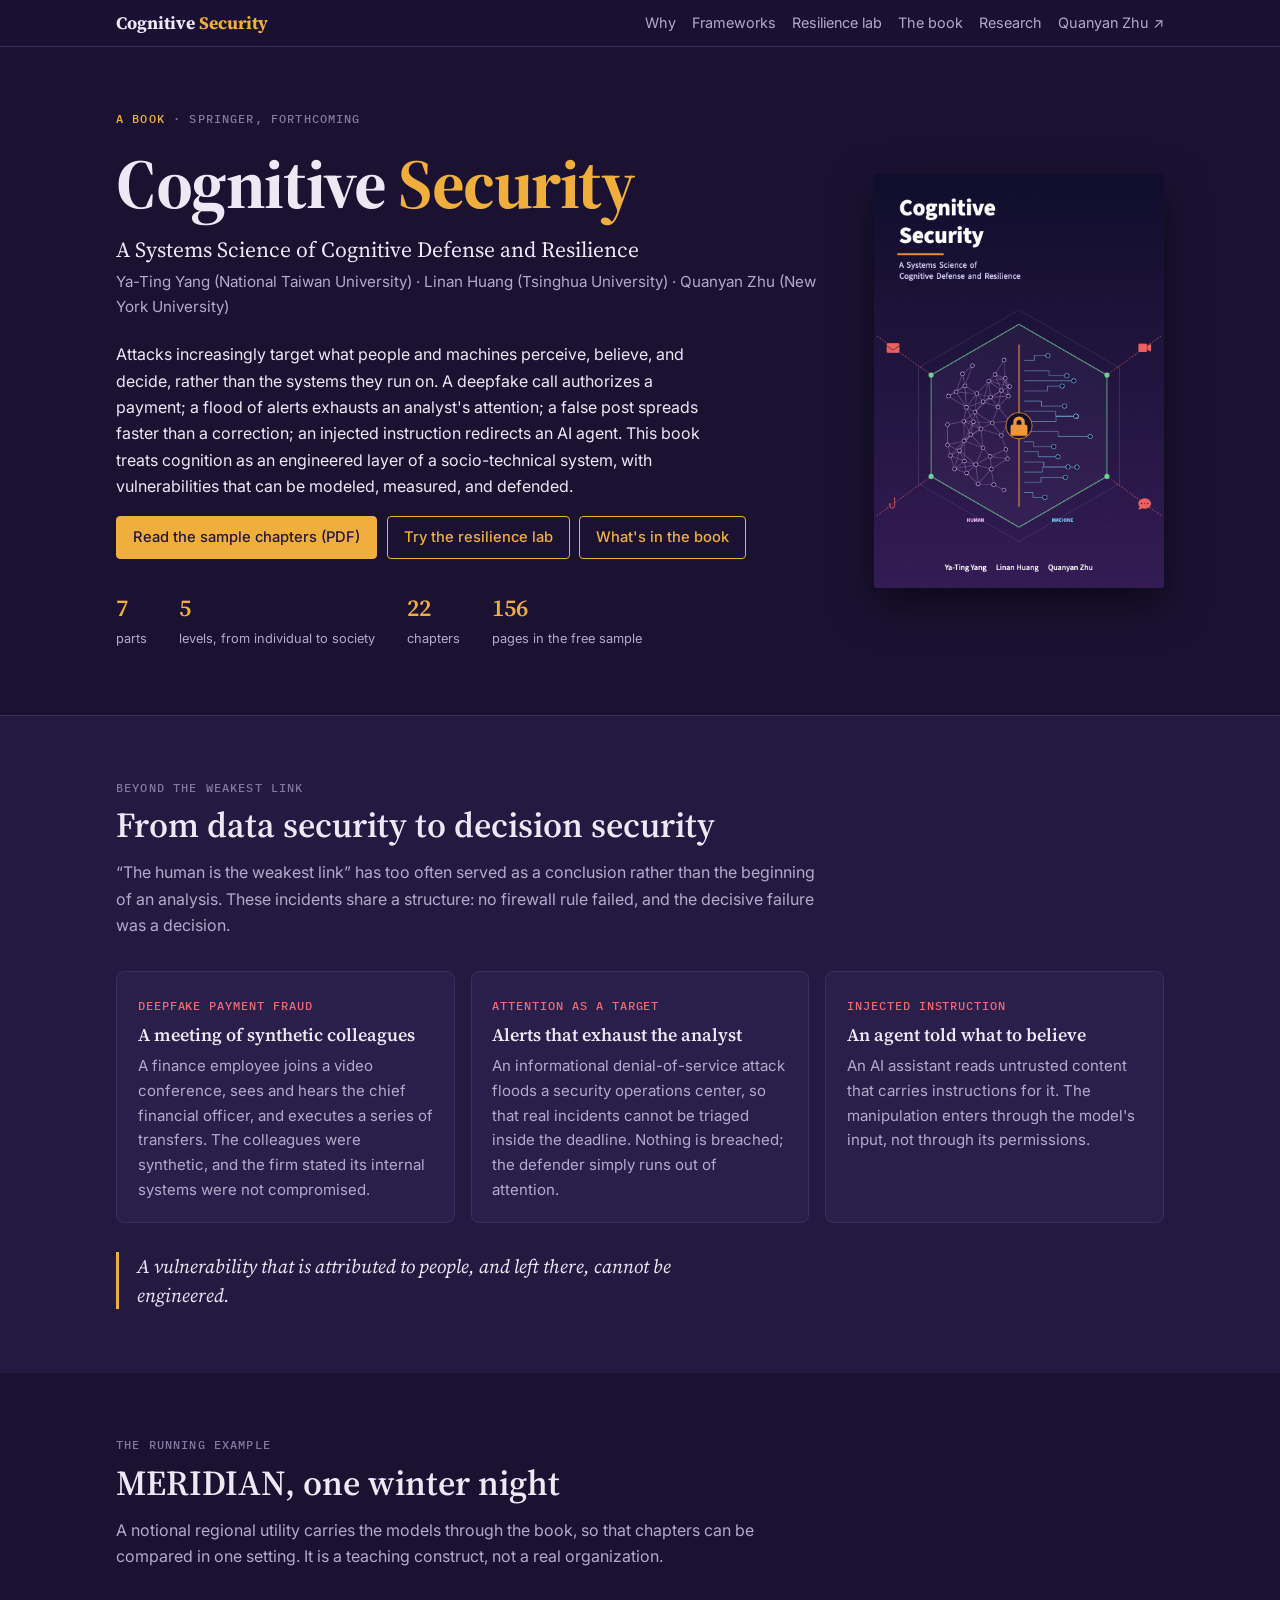
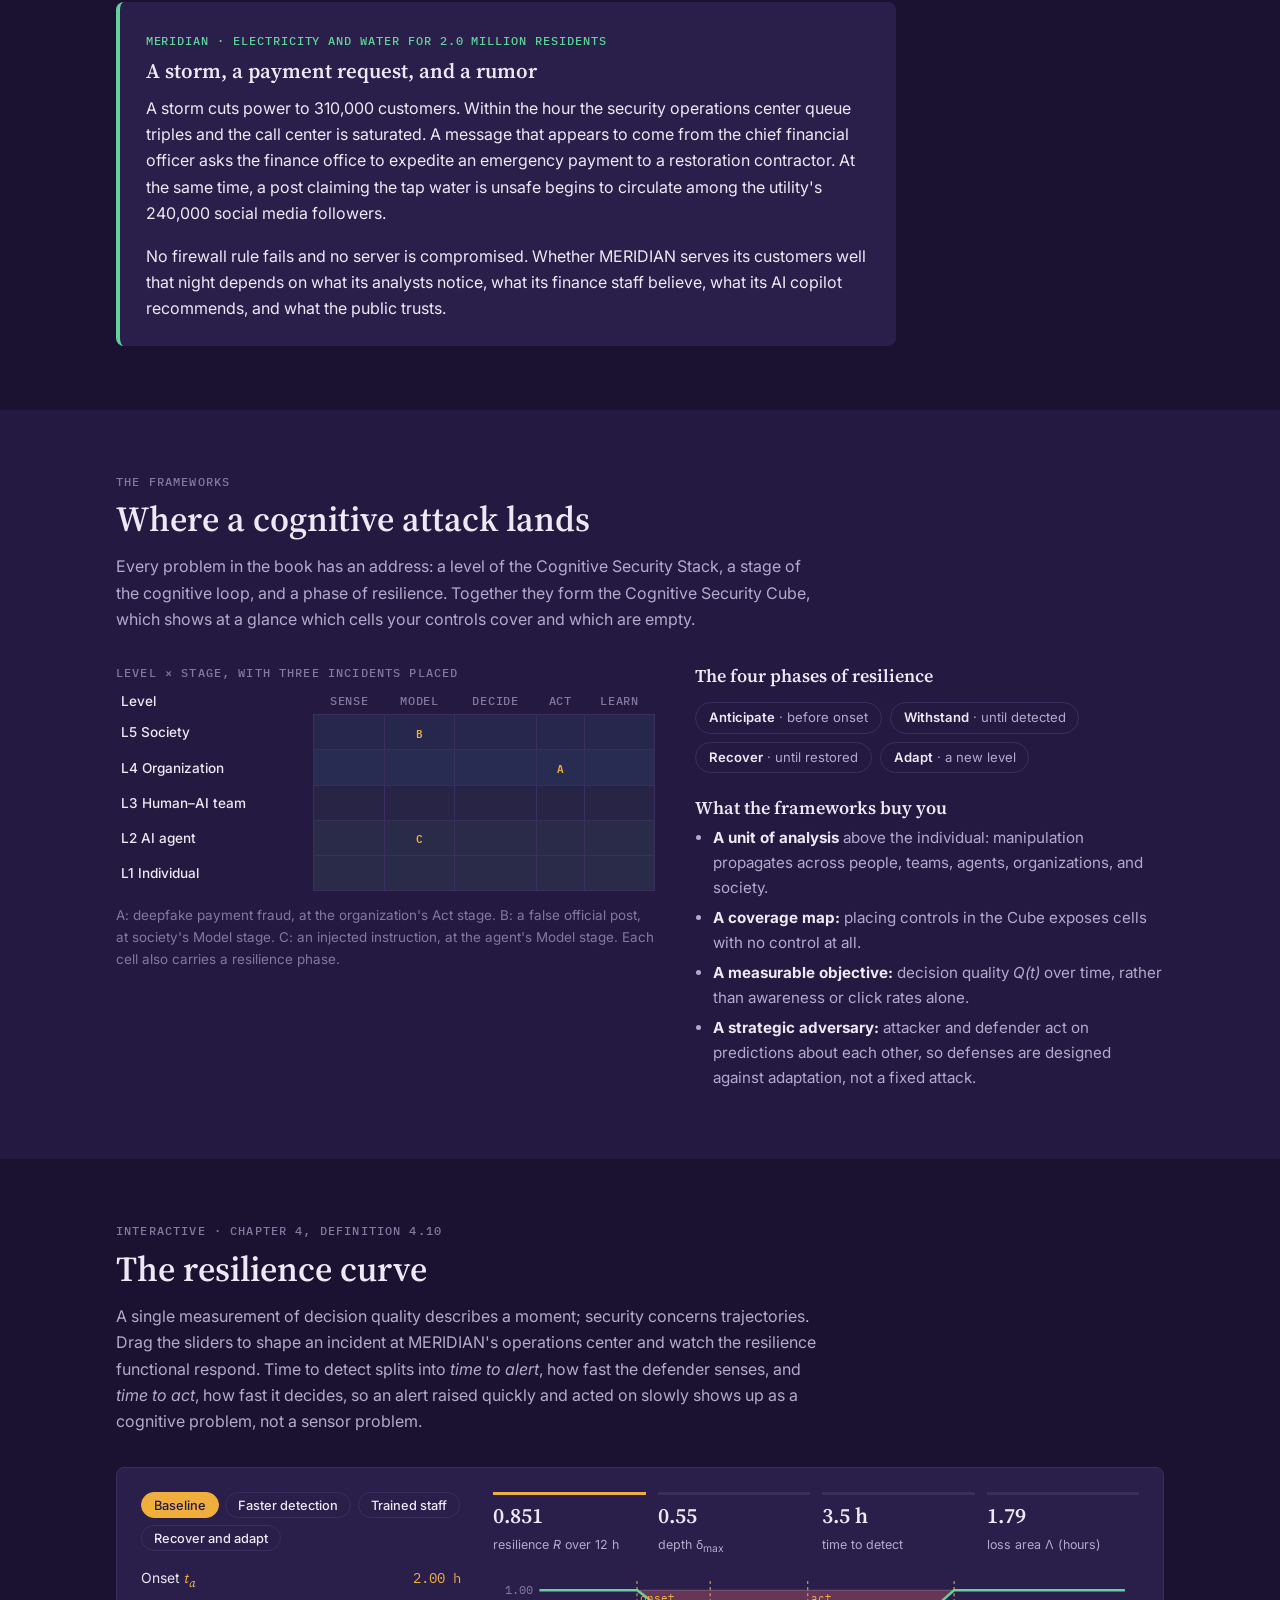
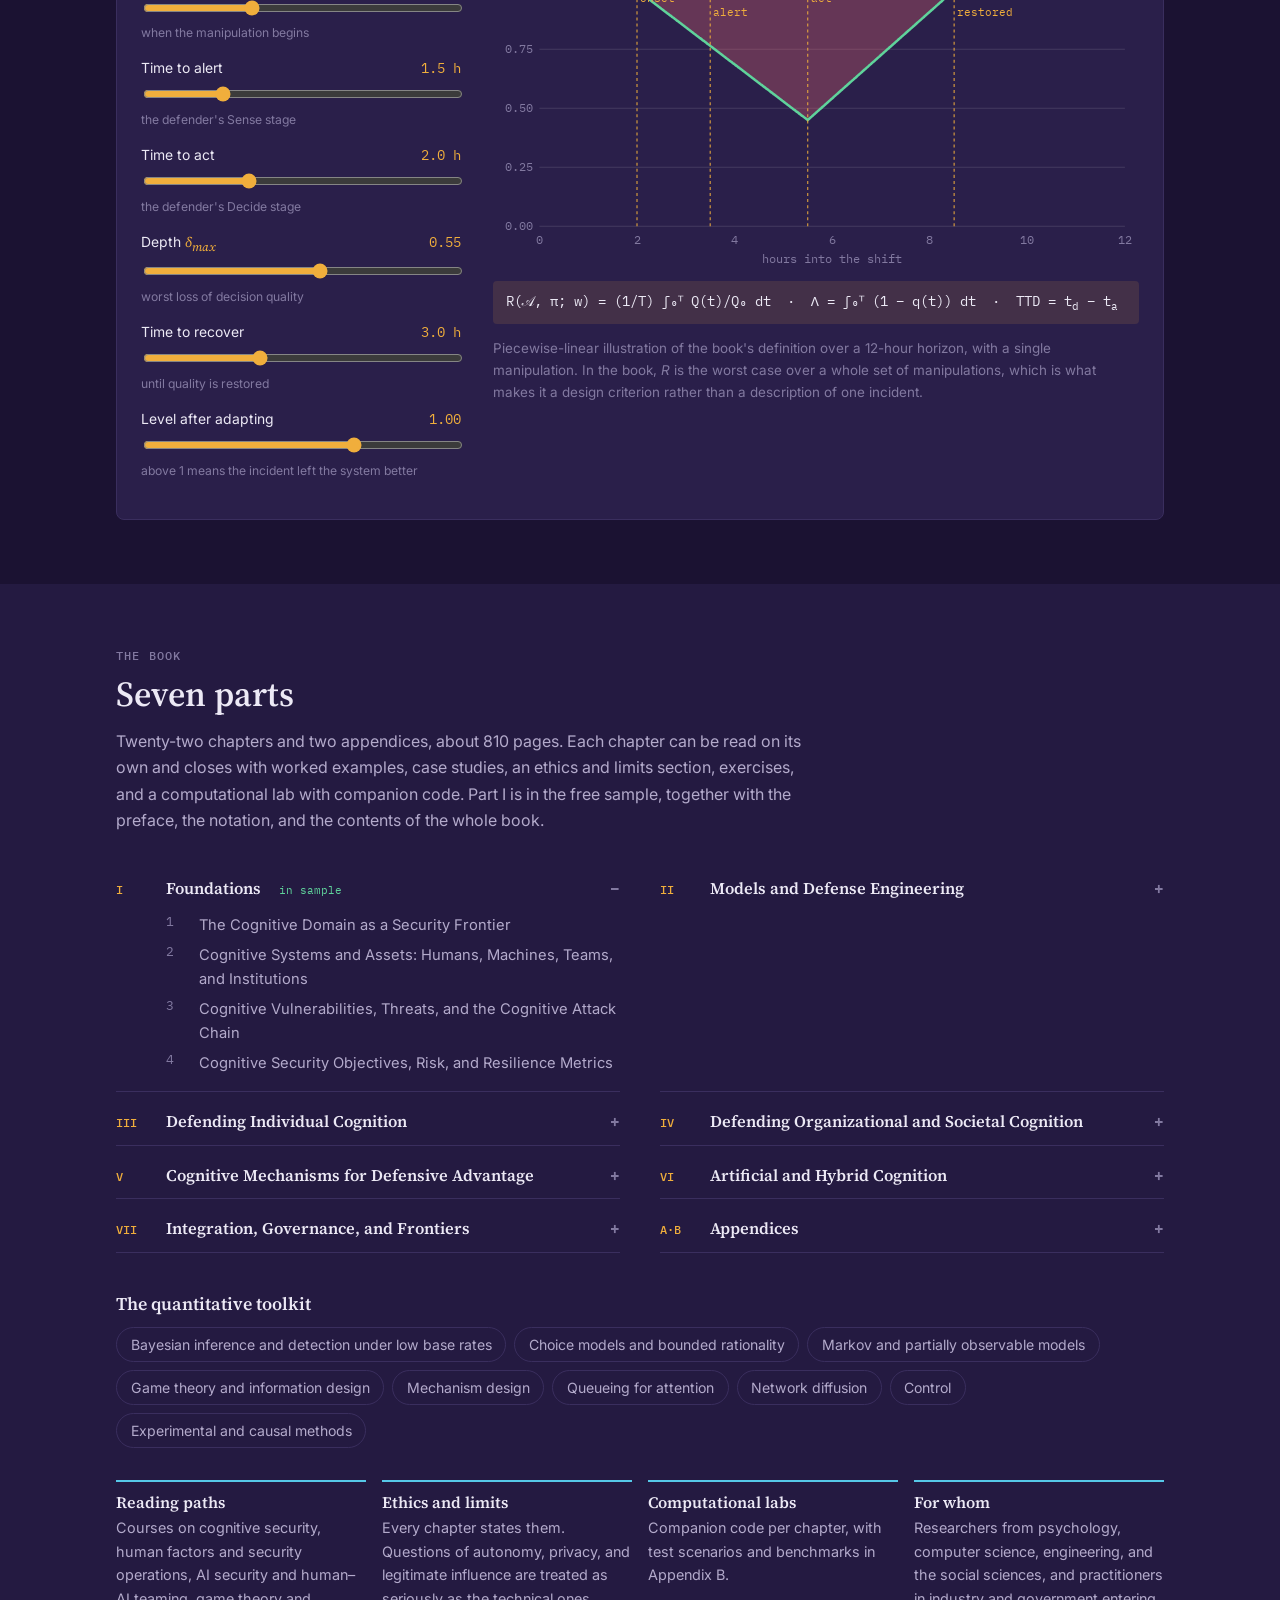
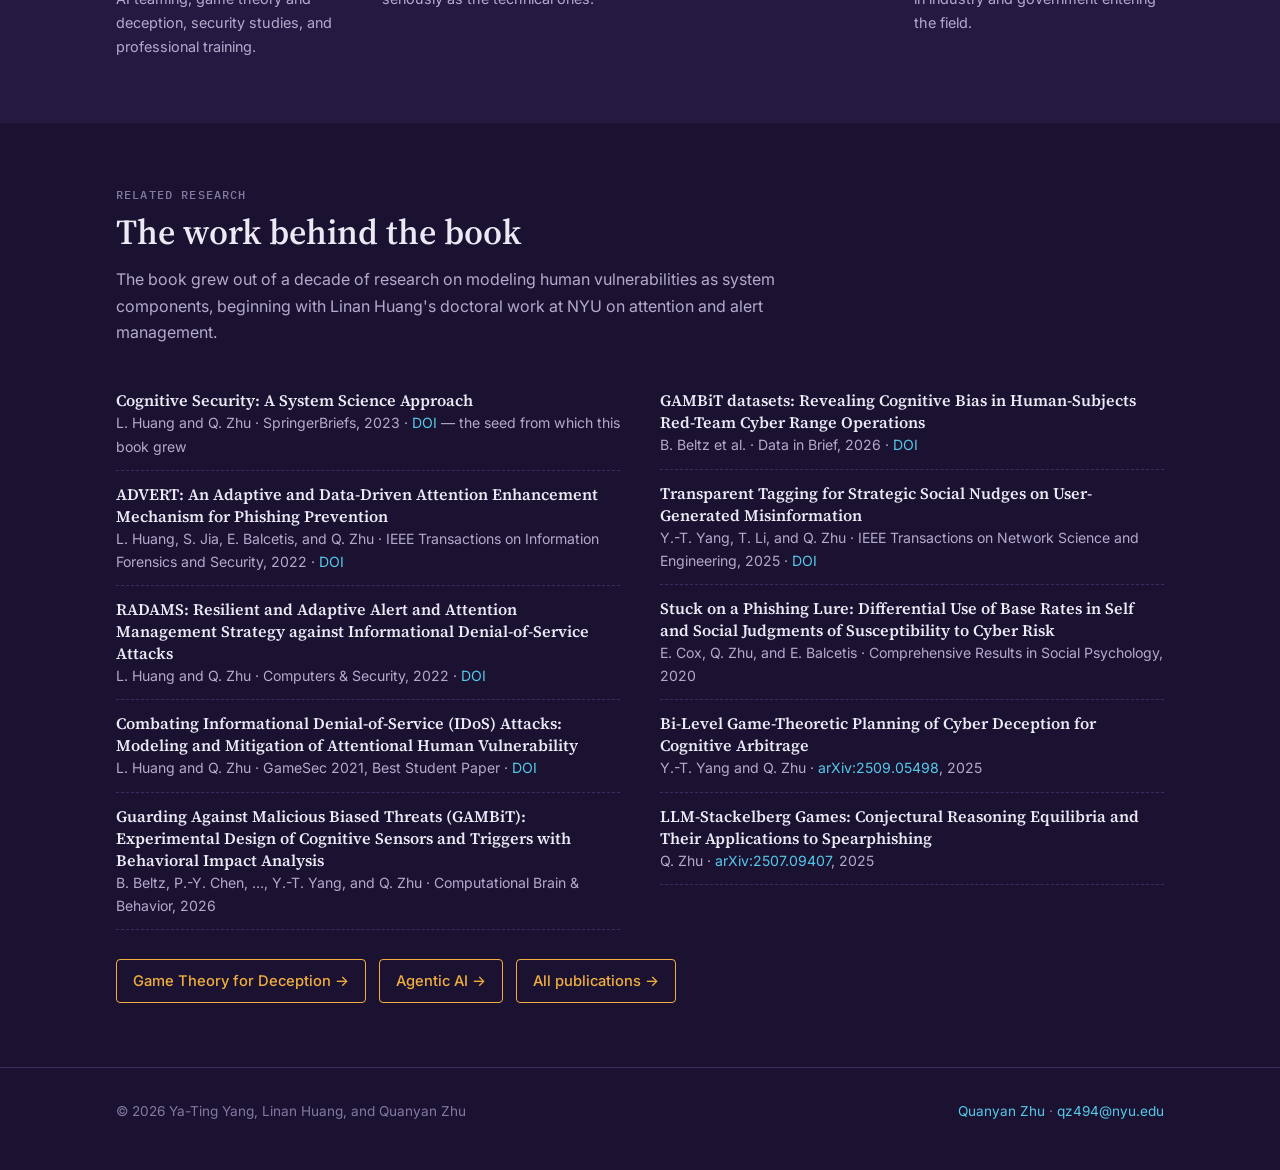
<file: cognitive-security/index.html>
<!DOCTYPE html>
<html lang="en">
<head>
  <meta charset="utf-8">
  <meta name="viewport" content="width=device-width, initial-scale=1">
  <title>Cognitive Security: A Systems Science of Cognitive Defense and Resilience</title>
  <meta name="description" content="Cognitive Security, a book by Ya-Ting Yang, Linan Huang and Quanyan Zhu: a systems science of cognitive defense and resilience. Frameworks, an interactive resilience lab, free sample chapters, and the research behind them.">
  <meta name="author" content="Ya-Ting Yang, Linan Huang, Quanyan Zhu">
  <meta name="theme-color" content="#1b1232">
  <link rel="canonical" href="https://quanyan8.github.io/cognitive-security/">
  <meta property="og:type" content="book">
  <meta property="og:site_name" content="Quanyan Zhu">
  <meta property="og:title" content="Cognitive Security: A Systems Science of Cognitive Defense and Resilience">
  <meta property="og:description" content="Human and machine cognition as a security frontier: frameworks, metrics, an interactive resilience lab, and free sample chapters.">
  <meta property="og:url" content="https://quanyan8.github.io/cognitive-security/">
  <meta property="og:image" content="https://quanyan8.github.io/assets/books/cognitive-security-cover.png">
  <meta name="twitter:card" content="summary_large_image">
  <link rel="icon" href="data:image/svg+xml,%3Csvg xmlns='http://www.w3.org/2000/svg' viewBox='0 0 32 32'%3E%3Crect width='32' height='32' rx='4' fill='%231b1232'/%3E%3Ccircle cx='11' cy='16' r='5' fill='none' stroke='%235fd39b' stroke-width='2'/%3E%3Cpath d='M21 11h6M21 16h6M21 21h6' stroke='%2356c8e8' stroke-width='2'/%3E%3Ccircle cx='16' cy='16' r='2.4' fill='%23f0ae3c'/%3E%3C/svg%3E">
  <link rel="preconnect" href="https://fonts.googleapis.com">
  <link rel="preconnect" href="https://fonts.gstatic.com" crossorigin>
  <link href="https://fonts.googleapis.com/css2?family=Inter:wght@400;500;600&family=Source+Serif+4:ital,opsz,wght@0,8..60,400;0,8..60,600;0,8..60,700;1,8..60,400&family=IBM+Plex+Mono:wght@400;500;600&display=swap" rel="stylesheet">
  <link rel="stylesheet" href="style.css">
  <script type="application/ld+json">
  {
    "@context": "https://schema.org",
    "@type": "Book",
    "name": "Cognitive Security: A Systems Science of Cognitive Defense and Resilience",
    "author": [
      {"@type": "Person", "name": "Ya-Ting Yang"},
      {"@type": "Person", "name": "Linan Huang"},
      {"@type": "Person", "@id": "https://quanyan8.github.io/#person", "name": "Quanyan Zhu", "url": "https://quanyan8.github.io/"}
    ],
    "publisher": {"@type": "Organization", "name": "Springer"},
    "url": "https://quanyan8.github.io/cognitive-security/",
    "image": "https://quanyan8.github.io/assets/books/cognitive-security-cover.png",
    "inLanguage": "en",
    "about": ["Cognitive security", "Human factors in security", "Cyber deception", "Misinformation", "Human-AI teaming", "Resilience", "Game theory"],
    "workExample": {"@type": "Book", "name": "Cognitive Security: sample chapters (Part I)", "url": "https://quanyan8.github.io/assets/books/cognitive-security-sample.pdf", "bookFormat": "https://schema.org/EBook", "isAccessibleForFree": true}
  }
  </script>
</head>
<body>
  <nav class="nav" aria-label="Site"><div class="wrap">
    <a class="brand" href="./">Cognitive <span>Security</span></a>
    <div class="links">
      <a href="#why">Why</a>
      <a href="#frameworks">Frameworks</a>
      <a href="#lab">Resilience lab</a>
      <a href="#parts">The book</a>
      <a href="#research">Research</a>
      <a href="../">Quanyan Zhu ↗</a>
    </div>
  </div></nav>

  <header class="hero"><div class="wrap grid">
    <div>
      <p class="label"><b>A book</b> · Springer, forthcoming</p>
      <h1>Cognitive <em>Security</em></h1>
      <p class="sub">A Systems Science of Cognitive Defense and Resilience</p>
      <p class="by">Ya-Ting Yang (National Taiwan University) · Linan Huang (Tsinghua University) · Quanyan Zhu (New York University)</p>
      <p class="lede">Attacks increasingly target what people and machines perceive, believe, and decide, rather than the
        systems they run on. A deepfake call authorizes a payment; a flood of alerts exhausts an analyst's attention; a
        false post spreads faster than a correction; an injected instruction redirects an AI agent. This book treats
        cognition as an engineered layer of a socio-technical system, with vulnerabilities that can be modeled,
        measured, and defended.</p>
      <div class="btns">
        <a class="btn primary" href="../assets/books/cognitive-security-sample.pdf">Read the sample chapters (PDF)</a>
        <a class="btn" href="#lab">Try the resilience lab</a>
        <a class="btn" href="#parts">What's in the book</a>
      </div>
      <div class="facts">
        <div><b>7</b><span>parts</span></div>
        <div><b>5</b><span>levels, from individual to society</span></div>
        <div><b>22</b><span>chapters</span></div>
        <div><b>156</b><span>pages in the free sample</span></div>
      </div>
    </div>
    <a class="cover" href="../assets/books/cognitive-security-sample.pdf"><img src="../assets/books/cognitive-security-cover.png" alt="Cover of Cognitive Security by Ya-Ting Yang, Linan Huang and Quanyan Zhu" width="420" height="600"></a>
  </div></header>

  <main>
    <section id="why" class="band"><div class="wrap">
      <div class="sec-head">
        <span class="label">Beyond the weakest link</span>
        <h2>From data security to decision security</h2>
        <p>“The human is the weakest link” has too often served as a conclusion rather than the beginning of an
          analysis. These incidents share a structure: no firewall rule failed, and the decisive failure was a decision.</p>
      </div>
      <div class="cards">
        <div class="card"><span class="k">Deepfake payment fraud</span><h3>A meeting of synthetic colleagues</h3><p>A finance employee joins a video conference, sees and hears the chief financial officer, and executes a series of transfers. The colleagues were synthetic, and the firm stated its internal systems were not compromised.</p></div>
        <div class="card"><span class="k">Attention as a target</span><h3>Alerts that exhaust the analyst</h3><p>An informational denial-of-service attack floods a security operations center, so that real incidents cannot be triaged inside the deadline. Nothing is breached; the defender simply runs out of attention.</p></div>
        <div class="card"><span class="k">Injected instruction</span><h3>An agent told what to believe</h3><p>An AI assistant reads untrusted content that carries instructions for it. The manipulation enters through the model's input, not through its permissions.</p></div>
      </div>
      <p class="pull">A vulnerability that is attributed to people, and left there, cannot be engineered.</p>
    </div></section>

    <section id="scenario"><div class="wrap">
      <div class="sec-head">
        <span class="label">The running example</span>
        <h2>MERIDIAN, one winter night</h2>
        <p>A notional regional utility carries the models through the book, so that chapters can be compared in one
          setting. It is a teaching construct, not a real organization.</p>
      </div>
      <div class="scenario">
        <span class="k">MERIDIAN · electricity and water for 2.0 million residents</span>
        <h3>A storm, a payment request, and a rumor</h3>
        <p>A storm cuts power to 310,000 customers. Within the hour the security operations center queue triples and the
          call center is saturated. A message that appears to come from the chief financial officer asks the finance office
          to expedite an emergency payment to a restoration contractor. At the same time, a post claiming the tap water is
          unsafe begins to circulate among the utility's 240,000 social media followers.</p>
        <p>No firewall rule fails and no server is compromised. Whether MERIDIAN serves its customers well that night
          depends on what its analysts notice, what its finance staff believe, what its AI copilot recommends, and what the
          public trusts.</p>
      </div>
    </div></section>

    <section id="frameworks" class="band"><div class="wrap">
      <div class="sec-head">
        <span class="label">The frameworks</span>
        <h2>Where a cognitive attack lands</h2>
        <p>Every problem in the book has an address: a level of the Cognitive Security Stack, a stage of the cognitive
          loop, and a phase of resilience. Together they form the Cognitive Security Cube, which shows at a glance which
          cells your controls cover and which are empty.</p>
      </div>
      <div class="fw">
        <div class="grid-wrap">
          <table class="stack">
            <caption class="label" style="text-align:left;padding-bottom:.5rem">Level × stage, with three incidents placed</caption>
            <thead><tr><th class="lv">Level</th><th>Sense</th><th>Model</th><th>Decide</th><th>Act</th><th>Learn</th></tr></thead>
            <tbody>
              <tr><th class="lv">L5 Society</th><td></td><td class="hot"><span>B</span></td><td></td><td></td><td></td></tr>
              <tr><th class="lv">L4 Organization</th><td></td><td></td><td></td><td class="hot"><span>A</span></td><td></td></tr>
              <tr><th class="lv">L3 Human–AI team</th><td></td><td></td><td></td><td></td><td></td></tr>
              <tr><th class="lv">L2 AI agent</th><td></td><td class="hot"><span>C</span></td><td></td><td></td><td></td></tr>
              <tr><th class="lv">L1 Individual</th><td></td><td></td><td></td><td></td><td></td></tr>
            </tbody>
          </table>
          <p class="lab-note">A: deepfake payment fraud, at the organization's Act stage. B: a false official post, at society's
            Model stage. C: an injected instruction, at the agent's Model stage. Each cell also carries a resilience phase.</p>
        </div>
        <div>
          <h3>The four phases of resilience</h3>
          <div class="phases">
            <span class="phase"><b>Anticipate</b> · before onset</span>
            <span class="phase"><b>Withstand</b> · until detected</span>
            <span class="phase"><b>Recover</b> · until restored</span>
            <span class="phase"><b>Adapt</b> · a new level</span>
          </div>
          <h3 style="margin-top:1.5rem">What the frameworks buy you</h3>
          <ul>
            <li><b>A unit of analysis</b> above the individual: manipulation propagates across people, teams, agents, organizations, and society.</li>
            <li><b>A coverage map:</b> placing controls in the Cube exposes cells with no control at all.</li>
            <li><b>A measurable objective:</b> decision quality <i>Q(t)</i> over time, rather than awareness or click rates alone.</li>
            <li><b>A strategic adversary:</b> attacker and defender act on predictions about each other, so defenses are designed against adaptation, not a fixed attack.</li>
          </ul>
        </div>
      </div>
    </div></section>

    <section id="lab"><div class="wrap">
      <div class="sec-head">
        <span class="label">Interactive · Chapter 4, Definition 4.10</span>
        <h2>The resilience curve</h2>
        <p>A single measurement of decision quality describes a moment; security concerns trajectories. Drag the sliders to
          shape an incident at MERIDIAN's operations center and watch the resilience functional respond. Time to detect
          splits into <em>time to alert</em>, how fast the defender senses, and <em>time to act</em>, how fast it decides,
          so an alert raised quickly and acted on slowly shows up as a cognitive problem, not a sensor problem.</p>
      </div>
      <div class="lab">
        <form onsubmit="return false" aria-label="Resilience curve parameters">
          <div class="presets" role="group" aria-label="Scenarios">
            <button type="button" data-p="2,1.5,2,0.55,3,1" aria-pressed="true">Baseline</button>
            <button type="button" data-p="2,0.4,0.6,0.35,1.6,1" aria-pressed="false">Faster detection</button>
            <button type="button" data-p="2,1.5,2,0.25,3,1" aria-pressed="false">Trained staff</button>
            <button type="button" data-p="2,1.5,2,0.55,1.2,1.04" aria-pressed="false">Recover and adapt</button>
          </div>
          <div class="field"><label for="ta"><span>Onset <i>t<sub>a</sub></i></span><output id="ta-o"></output></label><input type="range" id="ta" min="0" max="6" step="0.25" value="2"><small>when the manipulation begins</small></div>
          <div class="field"><label for="tal"><span>Time to alert</span><output id="tal-o"></output></label><input type="range" id="tal" min="0.1" max="6" step="0.1" value="1.5"><small>the defender's Sense stage</small></div>
          <div class="field"><label for="tact"><span>Time to act</span><output id="tact-o"></output></label><input type="range" id="tact" min="0.1" max="6" step="0.1" value="2"><small>the defender's Decide stage</small></div>
          <div class="field"><label for="depth"><span>Depth <i>δ<sub>max</sub></i></span><output id="depth-o"></output></label><input type="range" id="depth" min="0.05" max="0.95" step="0.05" value="0.55"><small>worst loss of decision quality</small></div>
          <div class="field"><label for="ttr"><span>Time to recover</span><output id="ttr-o"></output></label><input type="range" id="ttr" min="0.2" max="8" step="0.2" value="3"><small>until quality is restored</small></div>
          <div class="field"><label for="adapt"><span>Level after adapting</span><output id="adapt-o"></output></label><input type="range" id="adapt" min="0.8" max="1.1" step="0.01" value="1"><small>above 1 means the incident left the system better</small></div>
        </form>
        <div>
          <div class="readout" aria-live="polite">
            <div class="r"><b id="r-R">–</b><span>resilience <i>R</i> over 12 h</span></div>
            <div><b id="r-depth">–</b><span>depth δ<sub>max</sub></span></div>
            <div><b id="r-ttd">–</b><span>time to detect</span></div>
            <div><b id="r-loss">–</b><span>loss area Λ (hours)</span></div>
          </div>
          <svg id="curve" viewBox="0 0 640 290" role="img" aria-labelledby="curve-title"><title id="curve-title">Normalized decision quality through an incident</title></svg>
          <div class="formula">R(𝒜, π; w) = (1/T) ∫₀ᵀ Q(t)/Q₀ dt &nbsp;·&nbsp; Λ = ∫₀ᵀ (1 − q(t)) dt &nbsp;·&nbsp; TTD = t<sub>d</sub> − t<sub>a</sub></div>
          <p class="lab-note">Piecewise-linear illustration of the book's definition over a 12-hour horizon, with a single
            manipulation. In the book, <i>R</i> is the worst case over a whole set of manipulations, which is what makes it a
            design criterion rather than a description of one incident.</p>
        </div>
      </div>
    </div></section>

    <section id="parts" class="band"><div class="wrap">
      <div class="sec-head">
        <span class="label">The book</span>
        <h2>Seven parts</h2>
        <p>Twenty-two chapters and two appendices, about 810 pages. Each chapter can be read on its own and closes with
          worked examples, case studies, an ethics and limits section, exercises, and a computational lab with companion
          code. Part I is in the free sample, together with the preface, the notation, and the contents of the whole book.</p>
      </div>
      <div class="toc">
        <details open><summary><span class="pn">I</span>Foundations<span class='in-sample'>in sample</span></summary><ol>
          <li><span class="c">1</span><span>The Cognitive Domain as a Security Frontier</span></li>
          <li><span class="c">2</span><span>Cognitive Systems and Assets: Humans, Machines, Teams, and Institutions</span></li>
          <li><span class="c">3</span><span>Cognitive Vulnerabilities, Threats, and the Cognitive Attack Chain</span></li>
          <li><span class="c">4</span><span>Cognitive Security Objectives, Risk, and Resilience Metrics</span></li>
        </ol></details>
        <details><summary><span class="pn">II</span>Models and Defense Engineering</summary><ol>
          <li><span class="c">5</span><span>System-Theoretic Models of Cognition</span></li>
          <li><span class="c">6</span><span>Games, Bounded Rationality, and Information Design</span></li>
          <li><span class="c">7</span><span>Cognitive Defense Engineering: Mechanisms, Controls, and Risk Management</span></li>
        </ol></details>
        <details><summary><span class="pn">III</span>Defending Individual Cognition</summary><ol>
          <li><span class="c">8</span><span>Social Engineering, Phishing, and Cognitive Fraud</span></li>
          <li><span class="c">9</span><span>Defending Against Inattention and Vigilance Attacks</span></li>
          <li><span class="c">10</span><span>Defending Against Attentional Denial-of-Service Attacks</span></li>
          <li><span class="c">11</span><span>Cognitive Resilience: Inoculation, Metacognition, and Recovery</span></li>
        </ol></details>
        <details><summary><span class="pn">IV</span>Defending Organizational and Societal Cognition</summary><ol>
          <li><span class="c">12</span><span>Insider Threats and Organizational Decision Integrity Through Mechanism Design</span></li>
          <li><span class="c">13</span><span>Misinformation, Disinformation, and Platform Manipulation</span></li>
          <li><span class="c">14</span><span>Information Operations and Cognitive Warfare</span></li>
        </ol></details>
        <details><summary><span class="pn">V</span>Cognitive Mechanisms for Defensive Advantage</summary><ol>
          <li><span class="c">15</span><span>Cognitive Triggers, Indicators, and Sensors</span></li>
          <li><span class="c">16</span><span>Cognitive-Aware Cyber Deception</span></li>
        </ol></details>
        <details><summary><span class="pn">VI</span>Artificial and Hybrid Cognition</summary><ol>
          <li><span class="c">17</span><span>AI-Enabled Cognitive Attacks and Deception</span></li>
          <li><span class="c">18</span><span>Cognitive Vulnerabilities of AI and Agentic Systems</span></li>
          <li><span class="c">19</span><span>Bilateral Human-AI Cognitive Security</span></li>
          <li><span class="c">20</span><span>Cognitive-Cyber-Physical Security: Humans and AI in the Control Loop</span></li>
        </ol></details>
        <details><summary><span class="pn">VII</span>Integration, Governance, and Frontiers</summary><ol>
          <li><span class="c">21</span><span>Evaluation, Red Teaming, Cognitive Digital Twins, and Case Studies</span></li>
          <li><span class="c">22</span><span>Ethics, Law, Governance, and Research Frontiers</span></li>
        </ol></details>
        <details><summary><span class="pn">A·B</span>Appendices</summary><ol>
          <li><span class="c">A</span><span>Frameworks, Standards, and Glossary</span></li>
          <li><span class="c">B</span><span>Test Case Scenarios and Agentic AI Benchmarks</span></li>
        </ol></details>
      </div>

      <h3 style="margin:2.5rem 0 .8rem">The quantitative toolkit</h3>
      <ul class="tags">
        <li>Bayesian inference and detection under low base rates</li>
        <li>Choice models and bounded rationality</li>
        <li>Markov and partially observable models</li>
        <li>Game theory and information design</li>
        <li>Mechanism design</li>
        <li>Queueing for attention</li>
        <li>Network diffusion</li>
        <li>Control</li>
        <li>Experimental and causal methods</li>
      </ul>

      <div class="feats">
        <div class="feat"><h3>Reading paths</h3><p>Courses on cognitive security, human factors and security operations, AI security and human–AI teaming, game theory and deception, security studies, and professional training.</p></div>
        <div class="feat"><h3>Ethics and limits</h3><p>Every chapter states them. Questions of autonomy, privacy, and legitimate influence are treated as seriously as the technical ones.</p></div>
        <div class="feat"><h3>Computational labs</h3><p>Companion code per chapter, with test scenarios and benchmarks in Appendix B.</p></div>
        <div class="feat"><h3>For whom</h3><p>Researchers from psychology, computer science, engineering, and the social sciences, and practitioners in industry and government entering the field.</p></div>
      </div>
    </div></section>

    <section id="research"><div class="wrap">
      <div class="sec-head">
        <span class="label">Related research</span>
        <h2>The work behind the book</h2>
        <p>The book grew out of a decade of research on modeling human vulnerabilities as system components, beginning with
          Linan Huang's doctoral work at NYU on attention and alert management.</p>
      </div>
      <ul class="papers">
        <li><div class="t">Cognitive Security: A System Science Approach</div><div class="m">L. Huang and Q. Zhu · SpringerBriefs, 2023 · <a href="https://doi.org/10.1007/978-3-031-43652-9">DOI</a> — the seed from which this book grew</div></li>
        <li><div class="t">ADVERT: An Adaptive and Data-Driven Attention Enhancement Mechanism for Phishing Prevention</div><div class="m">L. Huang, S. Jia, E. Balcetis, and Q. Zhu · IEEE Transactions on Information Forensics and Security, 2022 · <a href="https://doi.org/10.1109/tifs.2022.3189530">DOI</a></div></li>
        <li><div class="t">RADAMS: Resilient and Adaptive Alert and Attention Management Strategy against Informational Denial-of-Service Attacks</div><div class="m">L. Huang and Q. Zhu · Computers &amp; Security, 2022 · <a href="https://doi.org/10.1016/j.cose.2022.102844">DOI</a></div></li>
        <li><div class="t">Combating Informational Denial-of-Service (IDoS) Attacks: Modeling and Mitigation of Attentional Human Vulnerability</div><div class="m">L. Huang and Q. Zhu · GameSec 2021, Best Student Paper · <a href="https://doi.org/10.1007/978-3-030-90370-1_17">DOI</a></div></li>
        <li><div class="t">Guarding Against Malicious Biased Threats (GAMBiT): Experimental Design of Cognitive Sensors and Triggers with Behavioral Impact Analysis</div><div class="m">B. Beltz, P.-Y. Chen, …, Y.-T. Yang, and Q. Zhu · Computational Brain &amp; Behavior, 2026</div></li>
        <li><div class="t">GAMBiT datasets: Revealing Cognitive Bias in Human-Subjects Red-Team Cyber Range Operations</div><div class="m">B. Beltz et al. · Data in Brief, 2026 · <a href="https://doi.org/10.1016/j.dib.2026.112476">DOI</a></div></li>
        <li><div class="t">Transparent Tagging for Strategic Social Nudges on User-Generated Misinformation</div><div class="m">Y.-T. Yang, T. Li, and Q. Zhu · IEEE Transactions on Network Science and Engineering, 2025 · <a href="https://doi.org/10.1109/TNSE.2025.3591983">DOI</a></div></li>
        <li><div class="t">Stuck on a Phishing Lure: Differential Use of Base Rates in Self and Social Judgments of Susceptibility to Cyber Risk</div><div class="m">E. Cox, Q. Zhu, and E. Balcetis · Comprehensive Results in Social Psychology, 2020</div></li>
        <li><div class="t">Bi-Level Game-Theoretic Planning of Cyber Deception for Cognitive Arbitrage</div><div class="m">Y.-T. Yang and Q. Zhu · <a href="https://arxiv.org/abs/2509.05498">arXiv:2509.05498</a>, 2025</div></li>
        <li><div class="t">LLM-Stackelberg Games: Conjectural Reasoning Equilibria and Their Applications to Spearphishing</div><div class="m">Q. Zhu · <a href="https://arxiv.org/abs/2507.09407">arXiv:2507.09407</a>, 2025</div></li>
      </ul>
      <div class="see">
        <a class="btn" href="../deception/">Game Theory for Deception →</a>
        <a class="btn" href="../agentic-ai/">Agentic AI →</a>
        <a class="btn" href="../publications.html">All publications →</a>
      </div>
    </div></section>
  </main>

  <footer><div class="wrap">
    <span>© 2026 Ya-Ting Yang, Linan Huang, and Quanyan Zhu</span>
    <span><a href="../">Quanyan Zhu</a> · <a href="mailto:qz494@nyu.edu">qz494@nyu.edu</a></span>
  </div></footer>

  <script>
  (function () {
    const $ = id => document.getElementById(id);
    const keys = ['ta', 'tal', 'tact', 'depth', 'ttr', 'adapt'];
    const H = 12;                       // evaluation horizon, hours
    const fmt = {
      ta: v => v.toFixed(2) + ' h', tal: v => v.toFixed(1) + ' h', tact: v => v.toFixed(1) + ' h',
      depth: v => v.toFixed(2), ttr: v => v.toFixed(1) + ' h', adapt: v => v.toFixed(2)
    };
    const svg = $('curve'), NS = 'http://www.w3.org/2000/svg';
    const W = 640, Hp = 290, L = 46, R = 14, T = 16, B = 40;
    const el = (n, a, t) => { const e = document.createElementNS(NS, n); for (const k in a) e.setAttribute(k, a[k]); if (t != null) e.textContent = t; svg.appendChild(e); return e; };

    // q(t): nominal until onset, degrading while undetected, recovering after the defender acts,
    // then settling at the adapted level. Piecewise linear, as in the book's illustration.
    function q(t, p) {
      const td = p.ta + p.tal + p.tact, tr = td + p.ttr, low = 1 - p.depth;
      if (t <= p.ta) return 1;
      if (t <= td) return 1 - p.depth * (t - p.ta) / Math.max(td - p.ta, 1e-6);
      if (t <= tr) return low + (p.adapt - low) * (t - td) / Math.max(p.ttr, 1e-6);
      return p.adapt;
    }

    function update() {
      const p = {};
      for (const k of keys) { p[k] = parseFloat($(k).value); $(k + '-o').textContent = fmt[k](p[k]); }
      const td = p.ta + p.tal + p.tact, tr = td + p.ttr;
      const N = 600, dt = H / N;
      let area = 0, loss = 0;
      for (let i = 0; i < N; i++) {
        const v = q((i + 0.5) * dt, p);
        area += v * dt; loss += (1 - v) * dt;
      }
      $('r-R').textContent = (area / H).toFixed(3);
      $('r-depth').textContent = p.depth.toFixed(2);
      $('r-ttd').textContent = (p.tal + p.tact).toFixed(1) + ' h';
      $('r-loss').textContent = loss.toFixed(2);

      while (svg.lastChild && svg.lastChild.nodeName !== 'title') svg.removeChild(svg.lastChild);
      const x = t => L + (W - L - R) * t / H;
      const y = v => Hp - B - (Hp - T - B) * v;
      for (let i = 0; i <= 4; i++) {
        const v = i / 4;
        el('line', { x1: L, x2: W - R, y1: y(v), y2: y(v), class: 'axis' });
        el('text', { x: L - 6, y: y(v) + 4, 'text-anchor': 'end' }, v.toFixed(2));
      }
      for (let h = 0; h <= H; h += 2) el('text', { x: x(h), y: Hp - B + 17, 'text-anchor': 'middle' }, h);
      el('text', { x: (L + W - R) / 2, y: Hp - 4, 'text-anchor': 'middle' }, 'hours into the shift');

      // Shade the deficit (below nominal) and any gain (above it).
      const pts = [];
      for (let i = 0; i <= N; i++) { const t = i * dt; pts.push([x(t), y(q(t, p)), q(t, p)]); }
      const seg = (test, cls) => {
        let run = [];
        const flush = () => {
          if (run.length > 1) {
            const d = 'M' + run[0][0].toFixed(1) + ' ' + y(1).toFixed(1) + ' ' +
              run.map(q2 => 'L' + q2[0].toFixed(1) + ' ' + q2[1].toFixed(1)).join(' ') +
              ' L' + run[run.length - 1][0].toFixed(1) + ' ' + y(1).toFixed(1) + ' Z';
            el('path', { d, class: cls });
          }
          run = [];
        };
        for (const pt of pts) { if (test(pt[2])) run.push(pt); else flush(); }
        flush();
      };
      seg(v => v < 1, 'loss');
      seg(v => v > 1, 'gain');
      el('line', { x1: L, x2: W - R, y1: y(1), y2: y(1), class: 'axis' });
      el('path', { d: pts.map((q2, i) => (i ? 'L' : 'M') + q2[0].toFixed(1) + ' ' + q2[1].toFixed(1)).join(' '), class: 'q' });

      [[p.ta, 'onset'], [p.ta + p.tal, 'alert'], [td, 'act'], [tr, 'restored']].forEach(([t, lbl], i) => {
        if (t > H) return;
        el('line', { x1: x(t), x2: x(t), y1: y(0), y2: y(1.04), class: 'mark' });
        el('text', { x: x(t) + 3, y: T + 12 + (i % 2) * 14, class: 'marklabel' }, lbl);
      });
    }

    document.querySelectorAll('.presets button').forEach(btn => btn.addEventListener('click', () => {
      const v = btn.dataset.p.split(',');
      keys.forEach((k, i) => { $(k).value = v[i]; });
      document.querySelectorAll('.presets button').forEach(b => b.setAttribute('aria-pressed', b === btn));
      update();
    }));
    keys.forEach(k => $(k).addEventListener('input', () => {
      document.querySelectorAll('.presets button').forEach(b => b.setAttribute('aria-pressed', 'false'));
      update();
    }));
    update();
  })();
  </script>
</body>
</html>
</file>
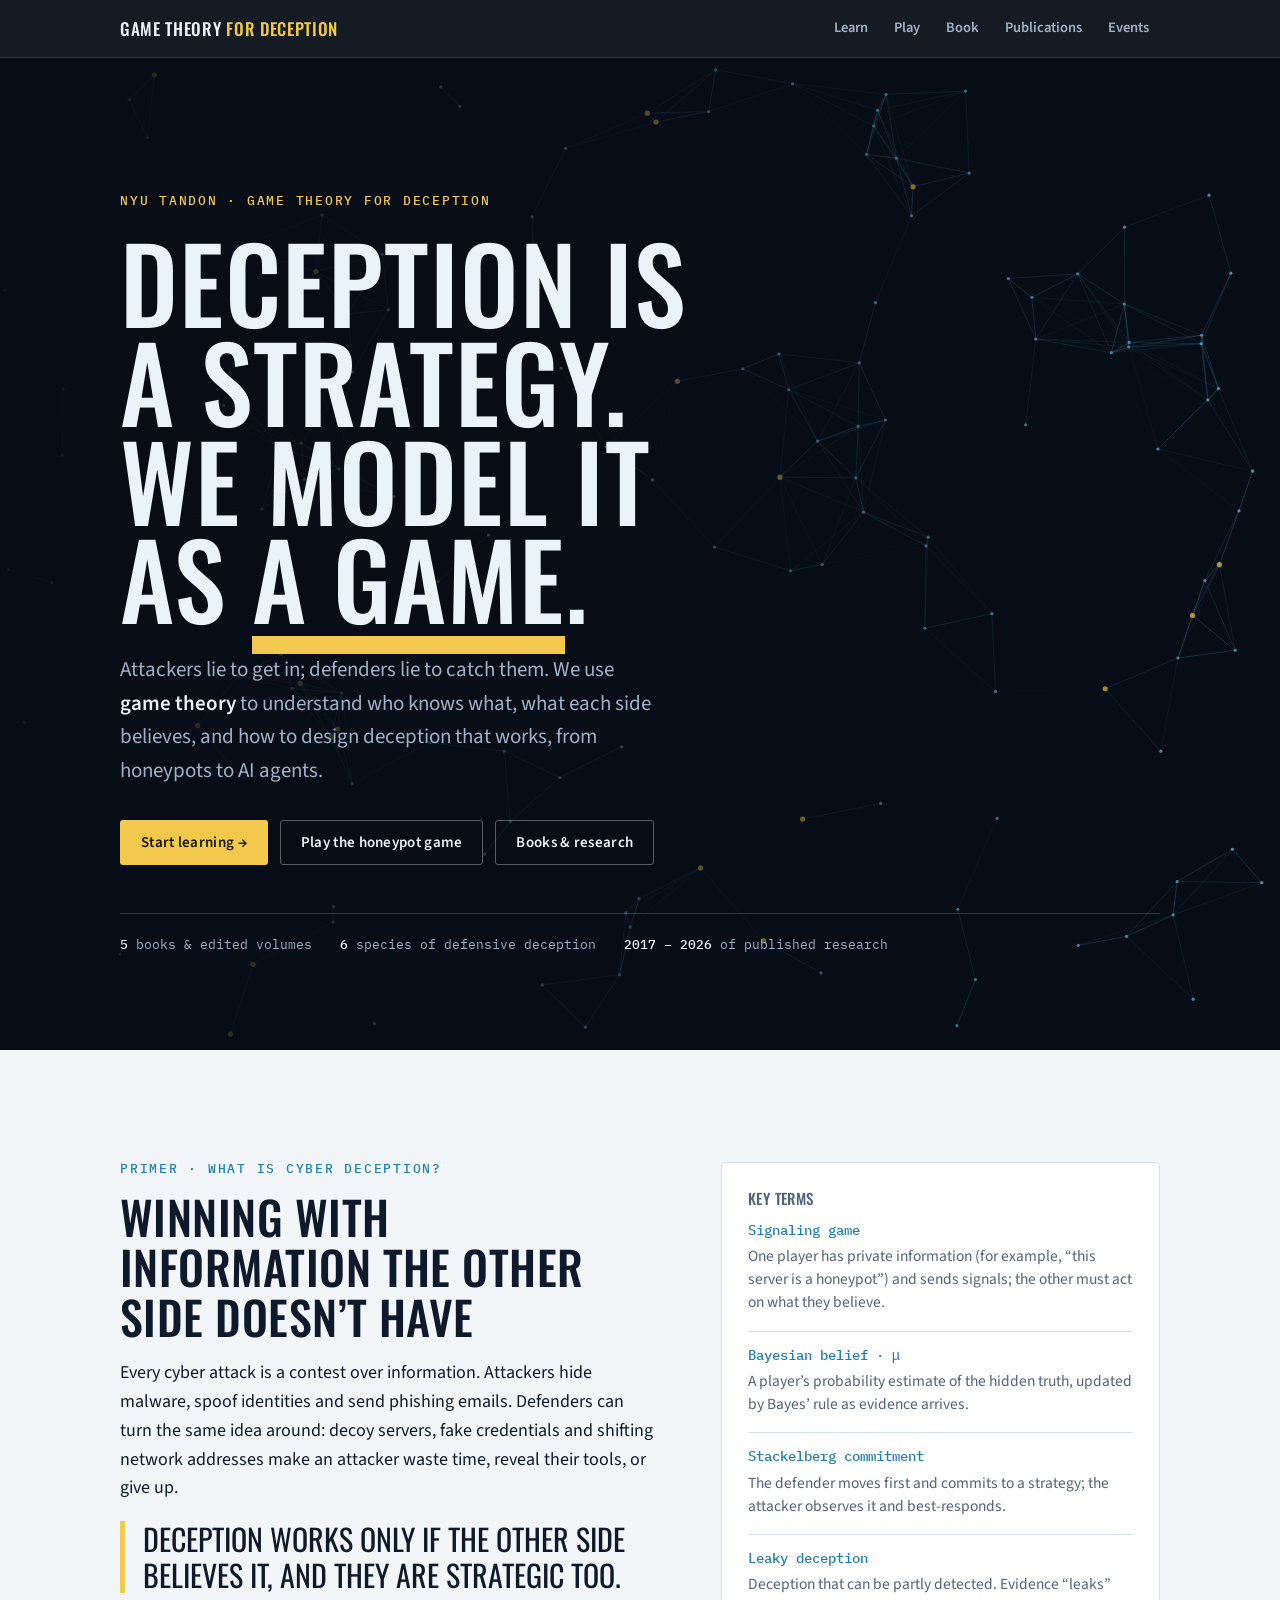
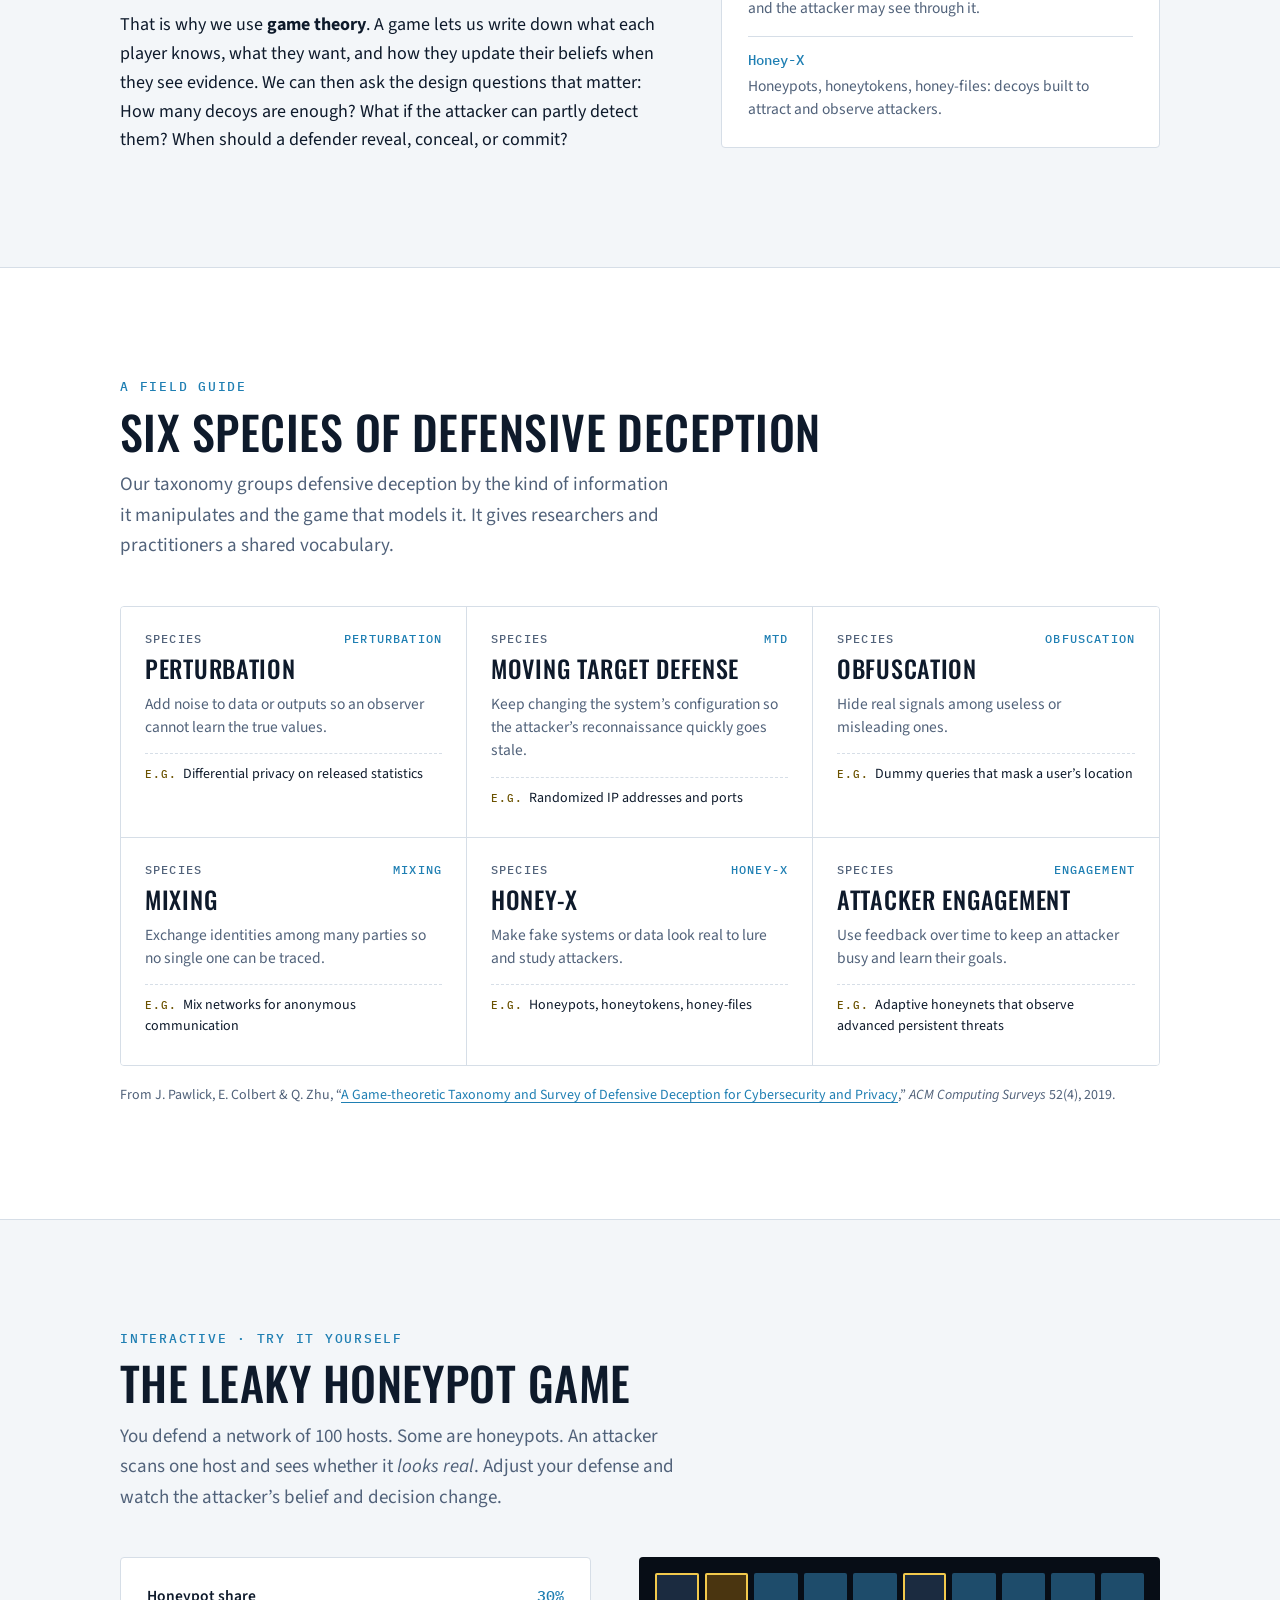
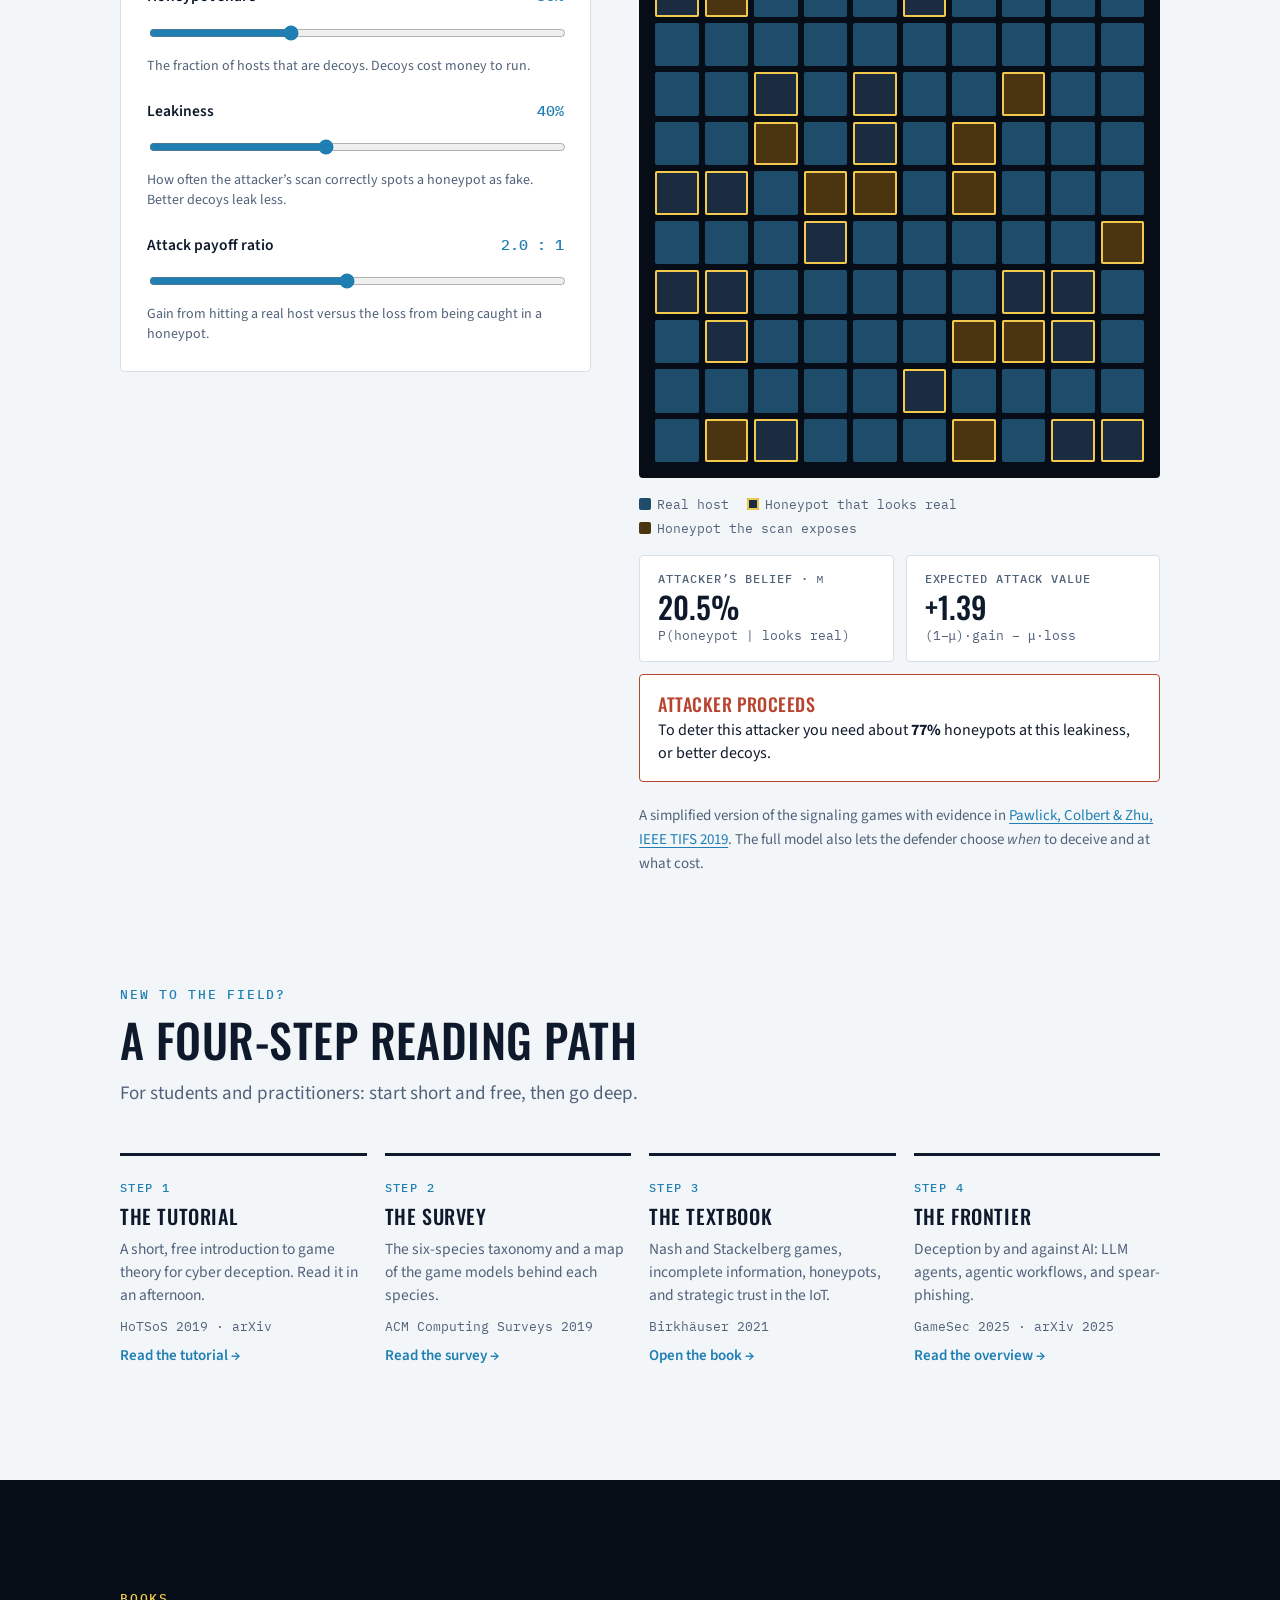
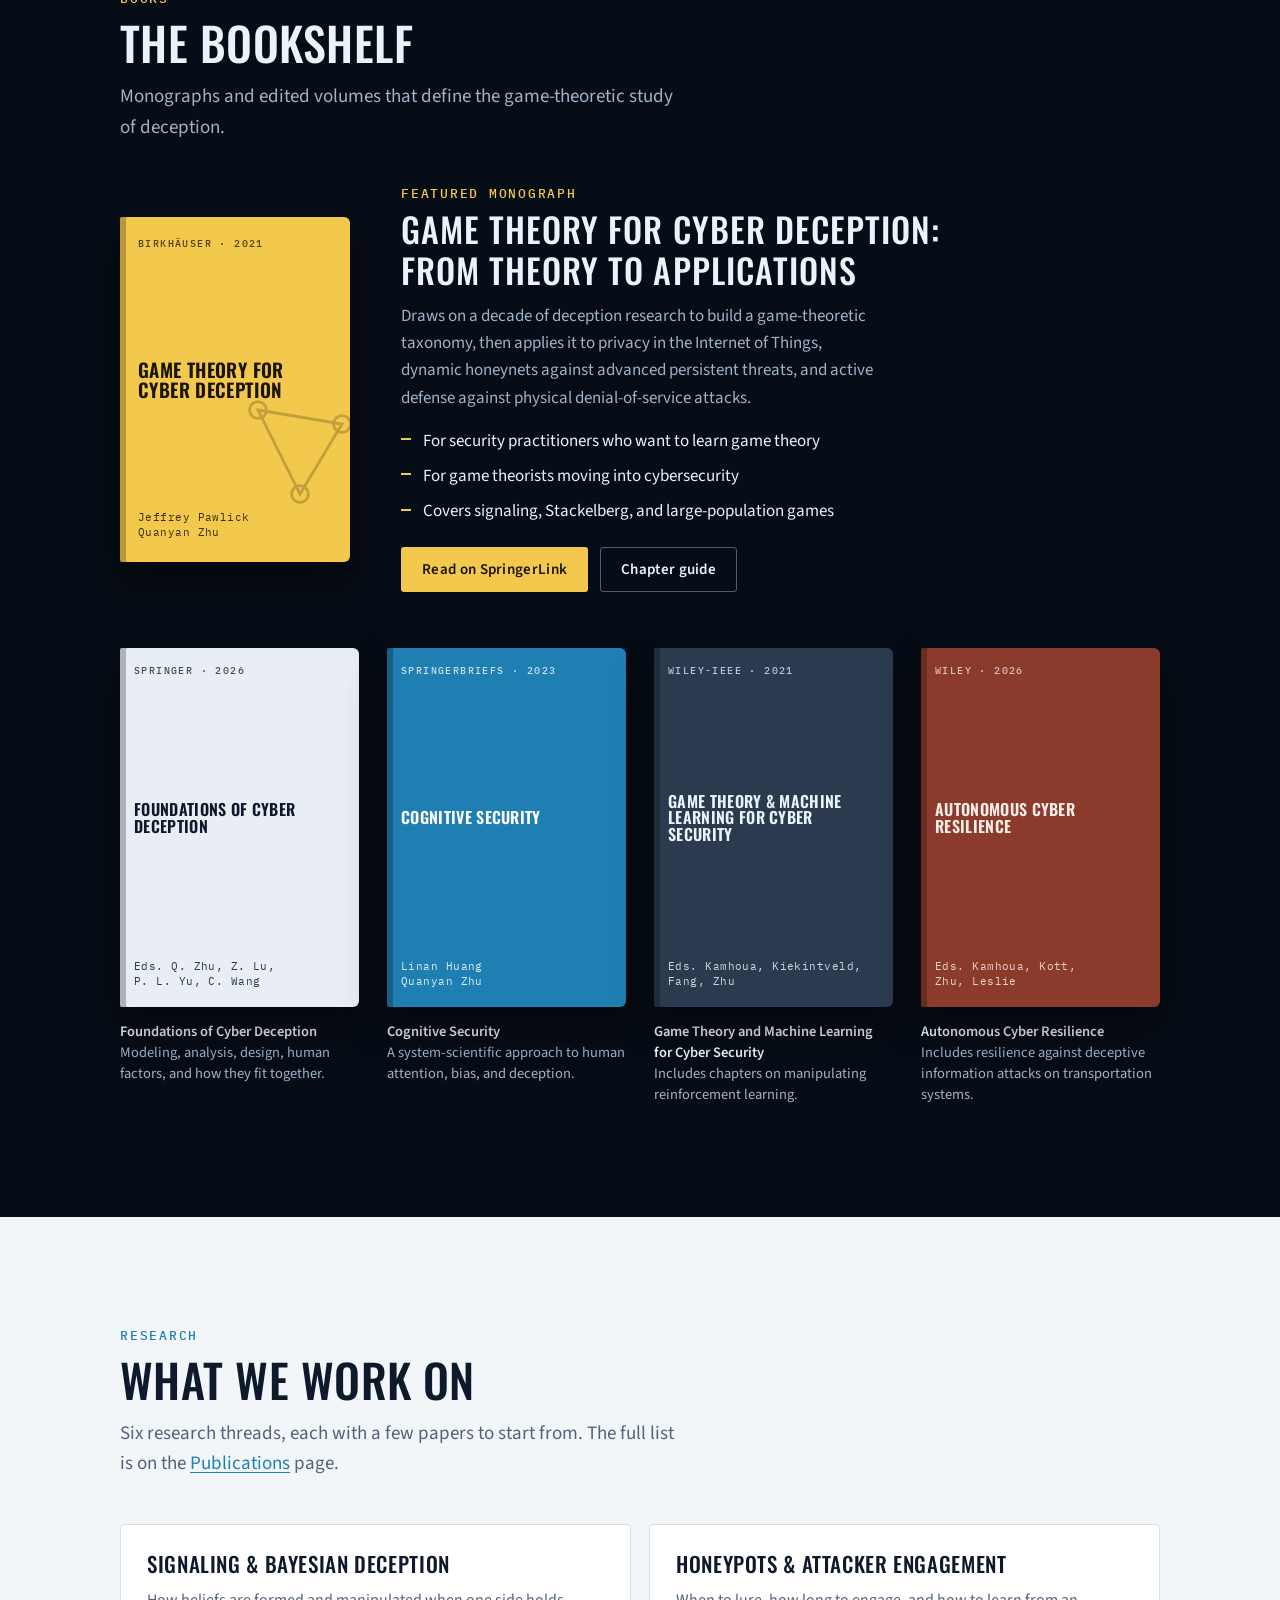
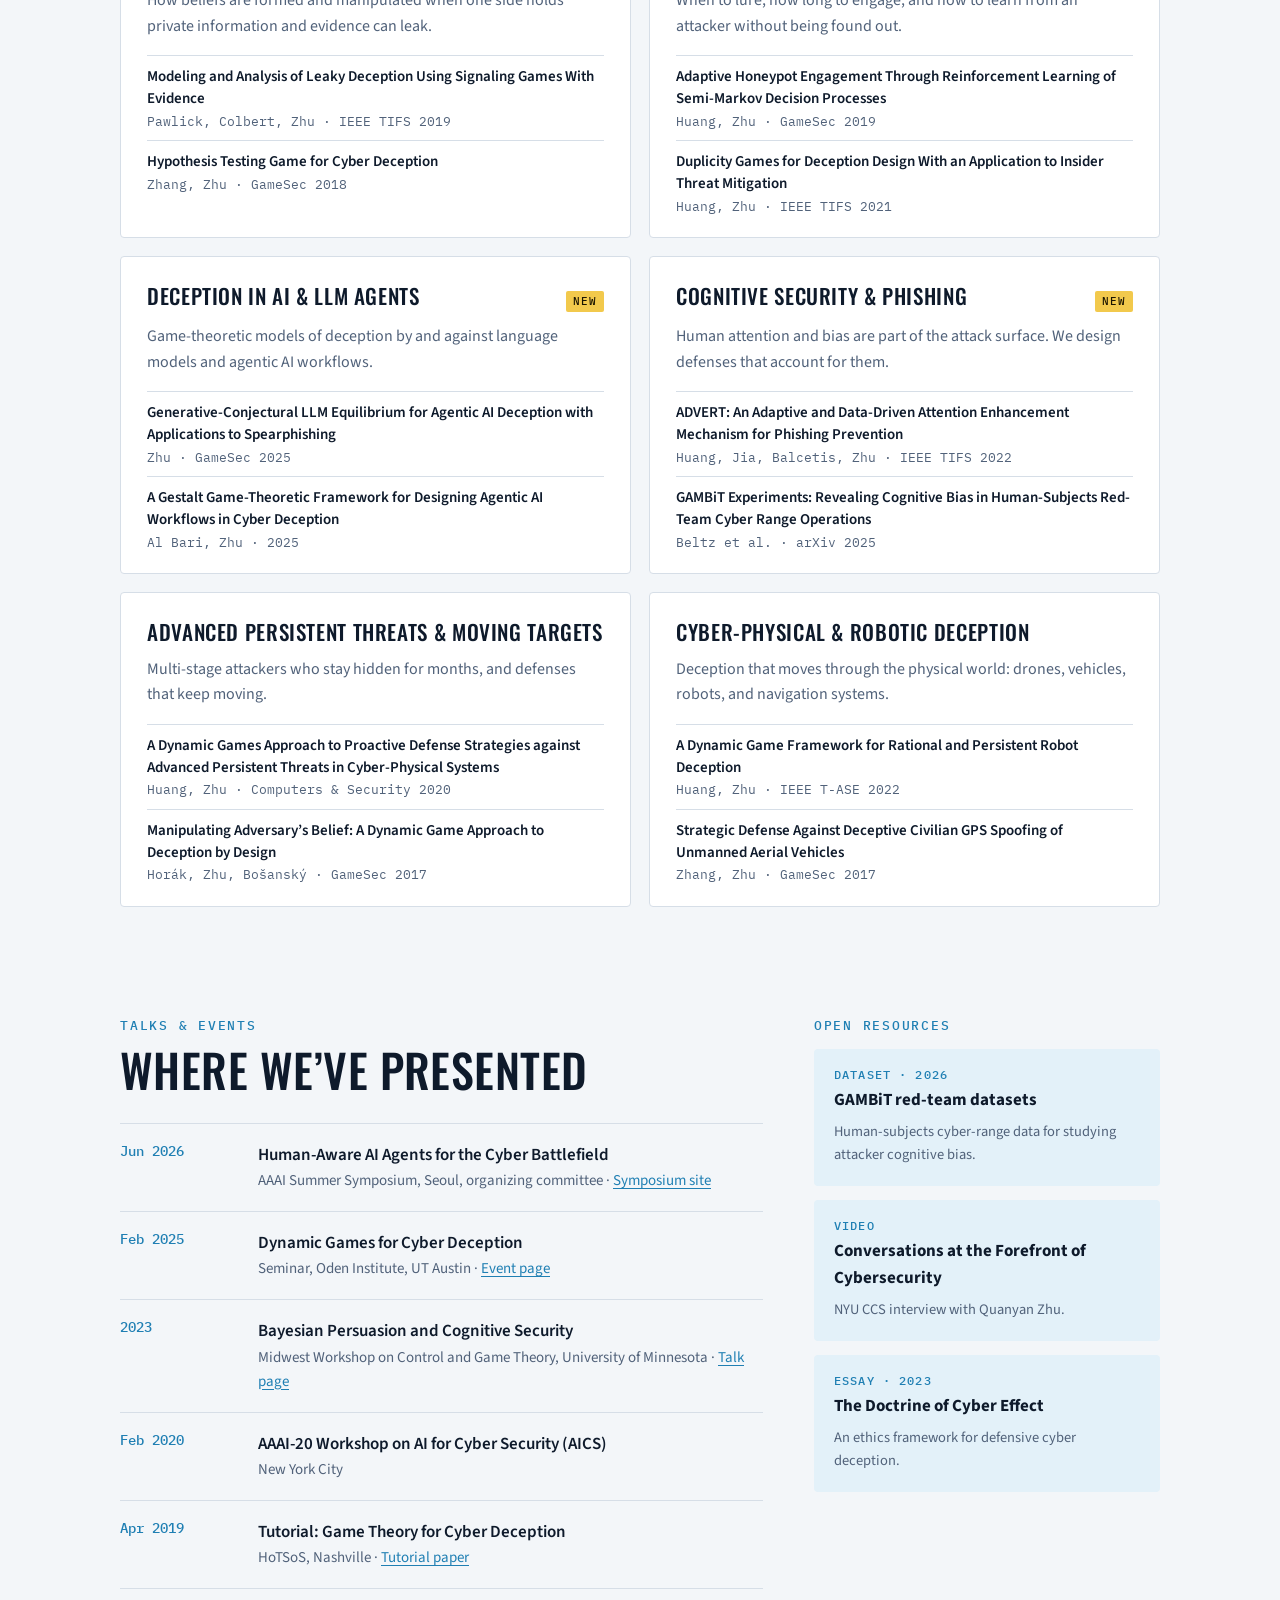
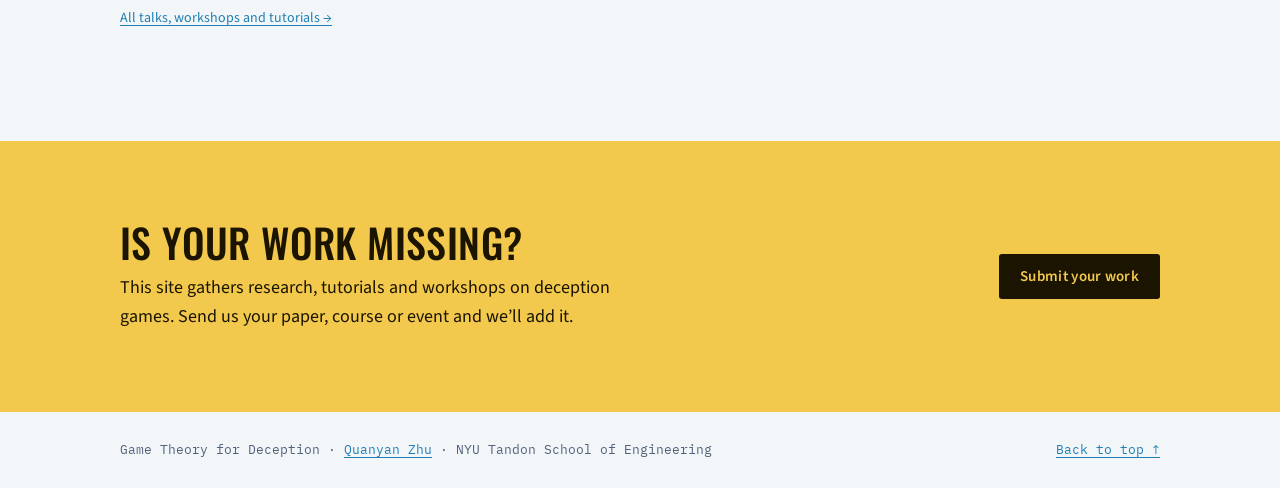
<file: deception/index.html>
<!DOCTYPE html>
<html lang="en">
<head>
  <meta charset="utf-8">
  <meta name="viewport" content="width=device-width, initial-scale=1, viewport-fit=cover">
  <title>Game Theory for Deception | Cyber Deception Research at NYU</title>
  <meta name="description" content="Learn how game theory models cyber deception: a primer, an interactive honeypot game, the six species of defensive deception, books, research and talks from Quanyan Zhu's group at NYU Tandon.">
  <meta name="author" content="Quanyan Zhu">
  <link rel="canonical" href="https://quanyan8.github.io/deception/">
  <meta property="og:type" content="website">
  <meta property="og:site_name" content="Game Theory for Deception">
  <meta property="og:title" content="Game Theory for Deception | Cyber Deception Research at NYU">
  <meta property="og:description" content="Learn how game theory models cyber deception: a primer, an interactive honeypot game, the six species of defensive deception, books, research and talks from Quanyan Zhu's group at NYU Tandon.">
  <meta property="og:url" content="https://quanyan8.github.io/deception/">
  <meta name="twitter:card" content="summary">
  <link rel="icon" href="data:image/svg+xml,%3Csvg xmlns='http://www.w3.org/2000/svg' viewBox='0 0 32 32'%3E%3Crect width='32' height='32' rx='4' fill='%23070D16'/%3E%3Cpath d='M8 9L24 12L15 24Z' fill='none' stroke='%235CC2F0' stroke-width='2'/%3E%3Ccircle cx='8' cy='9' r='3' fill='%235CC2F0'/%3E%3Ccircle cx='24' cy='12' r='3' fill='%235CC2F0'/%3E%3Ccircle cx='15' cy='24' r='3.4' fill='%23F2C94C'/%3E%3C/svg%3E">
  <link rel="preconnect" href="https://fonts.googleapis.com">
  <link rel="preconnect" href="https://fonts.gstatic.com" crossorigin>
  <link rel="stylesheet" href="https://fonts.googleapis.com/css2?family=Oswald:wght@400;500;600&family=Source+Sans+3:ital,wght@0,400;0,600;0,700;1,400&family=IBM+Plex+Mono:wght@400;500&display=swap">
  <link rel="stylesheet" href="style.css">
  <script type="application/ld+json">
{"@context":"https://schema.org","@type":"WebSite","name":"Game Theory for Deception","url":"https://quanyan8.github.io/deception/","description":"Research, tutorials and resources on game-theoretic cyber deception from NYU Tandon.","author":{"@type":"Person","@id":"https://quanyan8.github.io/#person","name":"Quanyan Zhu"}}
  </script>
</head>
<body>
<div id="top"></div>
<nav class="topnav" aria-label="Site"><div class="wrap"><a class="brand" href="./">Game Theory <b>for Deception</b></a><div class="links"><a href="./#primer">Learn</a><a href="./#game">Play</a><a href="book.html">Book</a><a href="publications.html">Publications</a><a href="events.html">Events</a></div></div></nav>
<!-- ============ HERO ============ -->
<header class="hero">
  <canvas id="net" aria-hidden="true"></canvas>
  <div class="wrap">
    <p class="eyebrow">NYU Tandon · Game Theory for Deception</p>
    <h1><span>Deception is</span><span>a strategy.</span><span>We model it as <span class="u">a game</span>.</span></h1>
    <p class="lede">Attackers lie to get in; defenders lie to catch them. We use <b>game theory</b> to understand who knows what, what each side believes, and how to design deception that works, from honeypots to AI agents.</p>
    <div class="ctas">
      <a class="btn primary" href="#primer">Start learning →</a>
      <a class="btn ghost" href="#game">Play the honeypot game</a>
      <a class="btn ghost" href="#books">Books &amp; research</a>
    </div>
    <div class="hero-facts">
      <span><b>5</b> books &amp; edited volumes</span>
      <span><b>6</b> species of defensive deception</span>
      <span><b>2017 – 2026</b> of published research</span>
    </div>
  </div>
</header>

<main>
<!-- ============ PRIMER ============ -->
<section id="primer">
  <div class="wrap primer-grid">
    <div class="primer-text">
      <p class="eyebrow">Primer · What is cyber deception?</p>
      <h2>Winning with information the other side doesn’t have</h2>
      <p>Every cyber attack is a contest over information. Attackers hide malware, spoof identities and send phishing emails. Defenders can turn the same idea around: decoy servers, fake credentials and shifting network addresses make an attacker waste time, reveal their tools, or give up.</p>
      <p class="pull">Deception works only if the other side believes it, and they are strategic too.</p>
      <p>That is why we use <strong>game theory</strong>. A game lets us write down what each player knows, what they want, and how they update their beliefs when they see evidence. We can then ask the design questions that matter: How many decoys are enough? What if the attacker can partly detect them? When should a defender reveal, conceal, or commit?</p>
    </div>
    <aside class="glossary" aria-label="Key terms">
      <h3>Key terms</h3>
      <dl>
        <dt>Signaling game</dt>
        <dd>One player has private information (for example, “this server is a honeypot”) and sends signals; the other must act on what they believe.</dd>
        <dt>Bayesian belief · μ</dt>
        <dd>A player’s probability estimate of the hidden truth, updated by Bayes’ rule as evidence arrives.</dd>
        <dt>Stackelberg commitment</dt>
        <dd>The defender moves first and commits to a strategy; the attacker observes it and best-responds.</dd>
        <dt>Leaky deception</dt>
        <dd>Deception that can be partly detected. Evidence “leaks” and the attacker may see through it.</dd>
        <dt>Honey-X</dt>
        <dd>Honeypots, honeytokens, honey-files: decoys built to attract and observe attackers.</dd>
      </dl>
    </aside>
  </div>
</section>

<!-- ============ TAXONOMY ============ -->
<section class="taxo" id="taxonomy">
  <div class="wrap">
    <div class="sec-head">
      <p class="eyebrow">A field guide</p>
      <h2>Six species of defensive deception</h2>
      <p class="lede">Our taxonomy groups defensive deception by the kind of information it manipulates and the game that models it. It gives researchers and practitioners a shared vocabulary.</p>
    </div>
    <div class="species">
      <article class="sp"><p class="tag">Species <i>Perturbation</i></p><h3>Perturbation</h3><p>Add noise to data or outputs so an observer cannot learn the true values.</p><p class="ex"><b>e.g.</b>Differential privacy on released statistics</p></article>
      <article class="sp"><p class="tag">Species <i>MTD</i></p><h3>Moving target defense</h3><p>Keep changing the system’s configuration so the attacker’s reconnaissance quickly goes stale.</p><p class="ex"><b>e.g.</b>Randomized IP addresses and ports</p></article>
      <article class="sp"><p class="tag">Species <i>Obfuscation</i></p><h3>Obfuscation</h3><p>Hide real signals among useless or misleading ones.</p><p class="ex"><b>e.g.</b>Dummy queries that mask a user’s location</p></article>
      <article class="sp"><p class="tag">Species <i>Mixing</i></p><h3>Mixing</h3><p>Exchange identities among many parties so no single one can be traced.</p><p class="ex"><b>e.g.</b>Mix networks for anonymous communication</p></article>
      <article class="sp"><p class="tag">Species <i>Honey-X</i></p><h3>Honey-X</h3><p>Make fake systems or data look real to lure and study attackers.</p><p class="ex"><b>e.g.</b>Honeypots, honeytokens, honey-files</p></article>
      <article class="sp"><p class="tag">Species <i>Engagement</i></p><h3>Attacker engagement</h3><p>Use feedback over time to keep an attacker busy and learn their goals.</p><p class="ex"><b>e.g.</b>Adaptive honeynets that observe advanced persistent threats</p></article>
    </div>
    <p class="cite">From J. Pawlick, E. Colbert &amp; Q. Zhu, “<a href="https://doi.org/10.1145/3337772">A Game-theoretic Taxonomy and Survey of Defensive Deception for Cybersecurity and Privacy</a>,” <i>ACM Computing Surveys</i> 52(4), 2019.</p>
  </div>
</section>

<!-- ============ GAME ============ -->
<section id="game">
  <div class="wrap">
    <div class="sec-head">
      <p class="eyebrow">Interactive · Try it yourself</p>
      <h2>The leaky honeypot game</h2>
      <p class="lede">You defend a network of 100 hosts. Some are honeypots. An attacker scans one host and sees whether it <em>looks real</em>. Adjust your defense and watch the attacker’s belief and decision change.</p>
    </div>
    <div class="game">
      <div class="controls">
        <div class="ctl">
          <label for="p">Honeypot share <output id="pOut">30%</output></label>
          <input type="range" id="p" min="0" max="90" value="30" step="1">
          <small>The fraction of hosts that are decoys. Decoys cost money to run.</small>
        </div>
        <div class="ctl">
          <label for="q">Leakiness <output id="qOut">40%</output></label>
          <input type="range" id="q" min="0" max="95" value="40" step="1">
          <small>How often the attacker’s scan correctly spots a honeypot as fake. Better decoys leak less.</small>
        </div>
        <div class="ctl">
          <label for="g">Attack payoff ratio <output id="gOut">2.0 : 1</output></label>
          <input type="range" id="g" min="2" max="40" value="20" step="1">
          <small>Gain from hitting a real host versus the loss from being caught in a honeypot.</small>
        </div>
      </div>
      <div class="board" aria-live="polite">
        <div class="hosts" id="hosts" aria-hidden="true"></div>
        <div class="legend">
          <span><i style="background:#1E4C6B"></i>Real host</span>
          <span><i style="background:#1B2B40;box-shadow:inset 0 0 0 2px #F2C94C"></i>Honeypot that looks real</span>
          <span><i style="background:#4A3510"></i>Honeypot the scan exposes</span>
        </div>
        <div class="readout">
          <div class="metric"><span class="k">Attacker’s belief · μ</span><span class="v" id="mu">—</span><span class="f">P(honeypot | looks real)</span></div>
          <div class="metric"><span class="k">Expected attack value</span><span class="v" id="ev">—</span><span class="f">(1−μ)·gain − μ·loss</span></div>
          <p class="verdict" id="verdict"></p>
        </div>
        <p class="game-note">A simplified version of the signaling games with evidence in <a href="https://doi.org/10.1109/TIFS.2018.2886472">Pawlick, Colbert &amp; Zhu, IEEE TIFS 2019</a>. The full model also lets the defender choose <em>when</em> to deceive and at what cost.</p>
      </div>
    </div>
  </div>
</section>

<!-- ============ LEARNING PATH ============ -->
<section id="learn" style="padding-top:0">
  <div class="wrap">
    <div class="sec-head">
      <p class="eyebrow">New to the field?</p>
      <h2>A four-step reading path</h2>
      <p class="lede">For students and practitioners: start short and free, then go deep.</p>
    </div>
    <div class="path">
      <div class="step"><h3>The tutorial</h3><p>A short, free introduction to game theory for cyber deception. Read it in an afternoon.</p><span class="meta">HoTSoS 2019 · arXiv</span><a class="go" href="https://arxiv.org/abs/1903.01442">Read the tutorial →</a></div>
      <div class="step"><h3>The survey</h3><p>The six-species taxonomy and a map of the game models behind each species.</p><span class="meta">ACM Computing Surveys 2019</span><a class="go" href="https://arxiv.org/abs/1712.05441">Read the survey →</a></div>
      <div class="step"><h3>The textbook</h3><p>Nash and Stackelberg games, incomplete information, honeypots, and strategic trust in the IoT.</p><span class="meta">Birkhäuser 2021</span><a class="go" href="https://doi.org/10.1007/978-3-030-66065-9">Open the book →</a></div>
      <div class="step"><h3>The frontier</h3><p>Deception by and against AI: LLM agents, agentic workflows, and spear-phishing.</p><span class="meta">GameSec 2025 · arXiv 2025</span><a class="go" href="https://arxiv.org/abs/2507.10621">Read the overview →</a></div>
    </div>
  </div>
</section>

<!-- ============ BOOKS ============ -->
<section class="shelf-sec" id="books">
  <div class="wrap">
    <div class="sec-head">
      <p class="eyebrow">Books</p>
      <h2>The bookshelf</h2>
      <p class="lede">Monographs and edited volumes that define the game-theoretic study of deception.</p>
    </div>
    <div class="feature">
      <div class="cover c1">
        <svg viewBox="0 0 100 100" aria-hidden="true"><g fill="none" stroke="#1A1400" stroke-width="2"><circle cx="20" cy="20" r="6"/><circle cx="80" cy="30" r="6"/><circle cx="50" cy="80" r="6"/><path d="M20 20L80 30L50 80Z"/></g></svg>
        <span class="cp">Birkhäuser · 2021</span>
        <span class="ct">Game Theory for Cyber Deception</span>
        <span class="ca">Jeffrey Pawlick<br>Quanyan Zhu</span>
      </div>
      <div>
        <p class="eyebrow" style="color:var(--signal)">Featured monograph</p>
        <h3>Game Theory for Cyber Deception: From Theory to Applications</h3>
        <p>Draws on a decade of deception research to build a game-theoretic taxonomy, then applies it to privacy in the Internet of Things, dynamic honeynets against advanced persistent threats, and active defense against physical denial-of-service attacks.</p>
        <ul>
          <li>For security practitioners who want to learn game theory</li>
          <li>For game theorists moving into cybersecurity</li>
          <li>Covers signaling, Stackelberg, and large-population games</li>
        </ul>
        <div class="ctas">
          <a class="btn primary" href="https://doi.org/10.1007/978-3-030-66065-9">Read on SpringerLink</a>
          <a class="btn ghost" href="book.html">Chapter guide</a>
        </div>
      </div>
    </div>
    <div class="books">
      <a class="book" href="https://doi.org/10.1007/978-3-031-93867-2">
        <div class="cover c2"><span class="cp">Springer · 2026</span><span class="ct">Foundations of Cyber Deception</span><span class="ca">Eds. Q. Zhu, Z. Lu,<br>P. L. Yu, C. Wang</span></div>
        <p class="bm"><b>Foundations of Cyber Deception</b>Modeling, analysis, design, human factors, and how they fit together.</p>
      </a>
      <a class="book" href="https://doi.org/10.1007/978-3-031-30709-6">
        <div class="cover c3"><span class="cp">SpringerBriefs · 2023</span><span class="ct">Cognitive Security</span><span class="ca">Linan Huang<br>Quanyan Zhu</span></div>
        <p class="bm"><b>Cognitive Security</b>A system-scientific approach to human attention, bias, and deception.</p>
      </a>
      <a class="book" href="https://doi.org/10.1002/9781119723950">
        <div class="cover c4"><span class="cp">Wiley-IEEE · 2021</span><span class="ct">Game Theory &amp; Machine Learning for Cyber Security</span><span class="ca">Eds. Kamhoua, Kiekintveld,<br>Fang, Zhu</span></div>
        <p class="bm"><b>Game Theory and Machine Learning for Cyber Security</b>Includes chapters on manipulating reinforcement learning.</p>
      </a>
      <a class="book" href="https://doi.org/10.1002/9781394215416">
        <div class="cover c5"><span class="cp">Wiley · 2026</span><span class="ct">Autonomous Cyber Resilience</span><span class="ca">Eds. Kamhoua, Kott,<br>Zhu, Leslie</span></div>
        <p class="bm"><b>Autonomous Cyber Resilience</b>Includes resilience against deceptive information attacks on transportation systems.</p>
      </a>
    </div>
  </div>
</section>

<!-- ============ THEMES ============ -->
<section id="research">
  <div class="wrap">
    <div class="sec-head">
      <p class="eyebrow">Research</p>
      <h2>What we work on</h2>
      <p class="lede">Six research threads, each with a few papers to start from. The full list is on the <a href="publications.html">Publications</a> page.</p>
    </div>
    <div class="themes">
      <article class="theme">
        <header><h3>Signaling &amp; Bayesian deception</h3></header>
        <p>How beliefs are formed and manipulated when one side holds private information and evidence can leak.</p>
        <ul>
          <li><a href="https://doi.org/10.1109/TIFS.2018.2886472">Modeling and Analysis of Leaky Deception Using Signaling Games With Evidence</a><span>Pawlick, Colbert, Zhu · IEEE TIFS 2019</span></li>
          <li><a href="https://doi.org/10.1007/978-3-030-01554-1_31">Hypothesis Testing Game for Cyber Deception</a><span>Zhang, Zhu · GameSec 2018</span></li>
        </ul>
      </article>
      <article class="theme">
        <header><h3>Honeypots &amp; attacker engagement</h3></header>
        <p>When to lure, how long to engage, and how to learn from an attacker without being found out.</p>
        <ul>
          <li><a href="https://doi.org/10.1007/978-3-030-32430-8_13">Adaptive Honeypot Engagement Through Reinforcement Learning of Semi-Markov Decision Processes</a><span>Huang, Zhu · GameSec 2019</span></li>
          <li><a href="https://doi.org/10.1109/TIFS.2021.3118886">Duplicity Games for Deception Design With an Application to Insider Threat Mitigation</a><span>Huang, Zhu · IEEE TIFS 2021</span></li>
        </ul>
      </article>
      <article class="theme">
        <header><h3>Deception in AI &amp; LLM agents</h3><span class="new">New</span></header>
        <p>Game-theoretic models of deception by and against language models and agentic AI workflows.</p>
        <ul>
          <li><a href="https://doi.org/10.1007/978-3-032-08064-6_18">Generative-Conjectural LLM Equilibrium for Agentic AI Deception with Applications to Spearphishing</a><span>Zhu · GameSec 2025</span></li>
          <li><a href="https://doi.org/10.1007/978-3-032-08067-7_12">A Gestalt Game-Theoretic Framework for Designing Agentic AI Workflows in Cyber Deception</a><span>Al Bari, Zhu · 2025</span></li>
        </ul>
      </article>
      <article class="theme">
        <header><h3>Cognitive security &amp; phishing</h3><span class="new">New</span></header>
        <p>Human attention and bias are part of the attack surface. We design defenses that account for them.</p>
        <ul>
          <li><a href="https://doi.org/10.1109/TIFS.2022.3189530">ADVERT: An Adaptive and Data-Driven Attention Enhancement Mechanism for Phishing Prevention</a><span>Huang, Jia, Balcetis, Zhu · IEEE TIFS 2022</span></li>
          <li><a href="https://arxiv.org/abs/2508.20963">GAMBiT Experiments: Revealing Cognitive Bias in Human-Subjects Red-Team Cyber Range Operations</a><span>Beltz et al. · arXiv 2025</span></li>
        </ul>
      </article>
      <article class="theme">
        <header><h3>Advanced persistent threats &amp; moving targets</h3></header>
        <p>Multi-stage attackers who stay hidden for months, and defenses that keep moving.</p>
        <ul>
          <li><a href="https://doi.org/10.1016/j.cose.2019.101660">A Dynamic Games Approach to Proactive Defense Strategies against Advanced Persistent Threats in Cyber-Physical Systems</a><span>Huang, Zhu · Computers &amp; Security 2020</span></li>
          <li><a href="https://doi.org/10.1007/978-3-319-68711-7_15">Manipulating Adversary’s Belief: A Dynamic Game Approach to Deception by Design</a><span>Horák, Zhu, Bošanský · GameSec 2017</span></li>
        </ul>
      </article>
      <article class="theme">
        <header><h3>Cyber-physical &amp; robotic deception</h3></header>
        <p>Deception that moves through the physical world: drones, vehicles, robots, and navigation systems.</p>
        <ul>
          <li><a href="https://doi.org/10.1109/TASE.2021.3097286">A Dynamic Game Framework for Rational and Persistent Robot Deception</a><span>Huang, Zhu · IEEE T-ASE 2022</span></li>
          <li><a href="https://doi.org/10.1007/978-3-319-68711-7_12">Strategic Defense Against Deceptive Civilian GPS Spoofing of Unmanned Aerial Vehicles</a><span>Zhang, Zhu · GameSec 2017</span></li>
        </ul>
      </article>
    </div>
  </div>
</section>

<!-- ============ EVENTS & RESOURCES ============ -->
<section id="events" style="padding-top:0">
  <div class="wrap events-grid">
    <div>
      <div class="sec-head" style="margin-bottom:28px">
        <p class="eyebrow">Talks &amp; events</p>
        <h2>Where we’ve presented</h2>
      </div>
      <ol class="timeline" reversed>
        <li><time datetime="2026-06">Jun 2026</time><div><p class="t">Human-Aware AI Agents for the Cyber Battlefield</p><p class="d">AAAI Summer Symposium, Seoul, organizing committee · <a href="https://sites.google.com/view/suss26-ai-agents-for-cyber/home">Symposium site</a></p></div></li>
        <li><time datetime="2025-02-26">Feb 2025</time><div><p class="t">Dynamic Games for Cyber Deception</p><p class="d">Seminar, Oden Institute, UT Austin · <a href="https://oden.utexas.edu/news-and-events/events/2042---Quanyan%20Zhu/">Event page</a></p></div></li>
        <li><time datetime="2023">2023</time><div><p class="t">Bayesian Persuasion and Cognitive Security</p><p class="d">Midwest Workshop on Control and Game Theory, University of Minnesota · <a href="https://mwcgt2023.umn.edu/quanyan-zhu">Talk page</a></p></div></li>
        <li><time datetime="2020-02-08">Feb 2020</time><div><p class="t">AAAI-20 Workshop on AI for Cyber Security (AICS)</p><p class="d">New York City</p></div></li>
        <li><time datetime="2019-04">Apr 2019</time><div><p class="t">Tutorial: Game Theory for Cyber Deception</p><p class="d">HoTSoS, Nashville · <a href="https://arxiv.org/abs/1903.01442">Tutorial paper</a></p></div></li>
      </ol>
      <p class="cite"><a href="events.html">All talks, workshops and tutorials →</a></p>
    </div>
    <div class="resources">
      <p class="eyebrow" style="margin-bottom:4px">Open resources</p>
      <a class="res" href="https://doi.org/10.1016/j.dib.2026.112476"><span class="k">Dataset · 2026</span><b>GAMBiT red-team datasets</b><span>Human-subjects cyber-range data for studying attacker cognitive bias.</span></a>
      <a class="res" href="https://www.youtube.com/watch?v=IXKsgZn5Spg"><span class="k">Video</span><b>Conversations at the Forefront of Cybersecurity</b><span>NYU CCS interview with Quanyan Zhu.</span></a>
      <a class="res" href="https://arxiv.org/abs/2302.13362"><span class="k">Essay · 2023</span><b>The Doctrine of Cyber Effect</b><span>An ethics framework for defensive cyber deception.</span></a>
    </div>
  </div>
</section>
</main>

<!-- ============ CONTACT ============ -->
<section class="contact" id="contact">
  <div class="wrap">
    <div>
      <h2>Is your work missing?</h2>
      <p>This site gathers research, tutorials and workshops on deception games. Send us your paper, course or event and we’ll add it.</p>
    </div>
    <a class="btn" href="mailto:qz494@nyu.edu?subject=Deception%20games%20submission">Submit your work</a>
  </div>
</section>
<footer class="mini"><div class="wrap"><span>Game Theory for Deception · <a href="https://quanyan8.github.io/">Quanyan Zhu</a> · NYU Tandon School of Engineering</span><a href="#top">Back to top ↑</a></div></footer>
<script>/* ---------- hero network ---------- */
(function(){
  const c=document.getElementById('net'),x=c.getContext('2d');
  const reduce=matchMedia('(prefers-reduced-motion: reduce)').matches;
  let W,H,pts=[],dpr=Math.min(devicePixelRatio||1,2);
  function init(){
    W=c.clientWidth;H=c.clientHeight;c.width=W*dpr;c.height=H*dpr;x.setTransform(dpr,0,0,dpr,0,0);
    const n=Math.round(Math.min(140,W*H/9000));pts=[];
    for(let i=0;i<n;i++)pts.push({x:Math.random()*W,y:Math.random()*H,vx:(Math.random()-.5)*.25,vy:(Math.random()-.5)*.25,d:Math.random()<.12});
  }
  function draw(){
    x.clearRect(0,0,W,H);
    for(let i=0;i<pts.length;i++){const a=pts[i];
      for(let j=i+1;j<pts.length;j++){const b=pts[j],dx=a.x-b.x,dy=a.y-b.y,d=dx*dx+dy*dy;
        if(d<13000){x.strokeStyle='rgba(92,194,240,'+(0.32*(1-d/13000))+')';x.lineWidth=1;x.beginPath();x.moveTo(a.x,a.y);x.lineTo(b.x,b.y);x.stroke();}}}
    for(const p of pts){x.fillStyle=p.d?'#F2C94C':'rgba(140,210,245,.85)';x.beginPath();x.arc(p.x,p.y,p.d?2.6:1.6,0,7);x.fill();}
  }
  function step(){for(const p of pts){p.x+=p.vx;p.y+=p.vy;if(p.x<0||p.x>W)p.vx*=-1;if(p.y<0||p.y>H)p.vy*=-1;}draw();if(!reduce)requestAnimationFrame(step);}
  init();step();addEventListener('resize',()=>{init();if(reduce)draw();});
})();

/* ---------- leaky honeypot game ---------- */
(function(){
  const $=id=>document.getElementById(id);
  const hosts=$('hosts');
  const cells=[];for(let i=0;i<100;i++){const d=document.createElement('div');d.className='host';hosts.appendChild(d);cells.push(d);}
  // fixed shuffle so the board changes smoothly as sliders move
  const order=[...Array(100).keys()];let s=7;for(let i=99;i>0;i--){s=(s*9301+49297)%233280;const j=Math.floor(s/233280*(i+1));[order[i],order[j]]=[order[j],order[i]];}
  function update(){
    const p=+$('p').value/100,q=+$('q').value/100,G=+$('g').value/10,L=1;
    $('pOut').textContent=Math.round(p*100)+'%';$('qOut').textContent=Math.round(q*100)+'%';$('gOut').textContent=G.toFixed(1)+' : 1';
    const nH=Math.round(p*100),nFlag=Math.round(nH*q);
    order.forEach((idx,k)=>{const el=cells[idx];el.className='host '+(k<nH?('hp'+(k<nFlag?' flag':'')):'real');});
    const denom=p*(1-q)+(1-p);
    const mu=denom>0?p*(1-q)/denom:0;
    const ev=(1-mu)*G-mu*L;
    $('mu').textContent=(mu*100).toFixed(1)+'%';
    $('ev').textContent=(ev>=0?'+':'−')+Math.abs(ev).toFixed(2);
    const v=$('verdict');
    // share of honeypots needed to deter at this leakiness: mu* = G/(G+L)
    const muStar=G/(G+L);
    const need=muStar/(muStar+(1-q)*(1-muStar)); // p such that mu = muStar
    if(ev<0){v.className='verdict deter';v.innerHTML='<b>Attack deterred</b>A host that looks real is too likely to be a trap, so a rational attacker walks away.';}
    else{v.className='verdict attack';v.innerHTML='<b>Attacker proceeds</b>'+(q>=.999?'Every decoy is exposed, so deception has no effect.':'To deter this attacker you need about <strong>'+Math.min(100,Math.ceil(need*100))+'%</strong> honeypots at this leakiness, or better decoys.');}
  }
  ['p','q','g'].forEach(id=>$(id).addEventListener('input',update));update();
})();
</script>
</body>
</html>
</file>
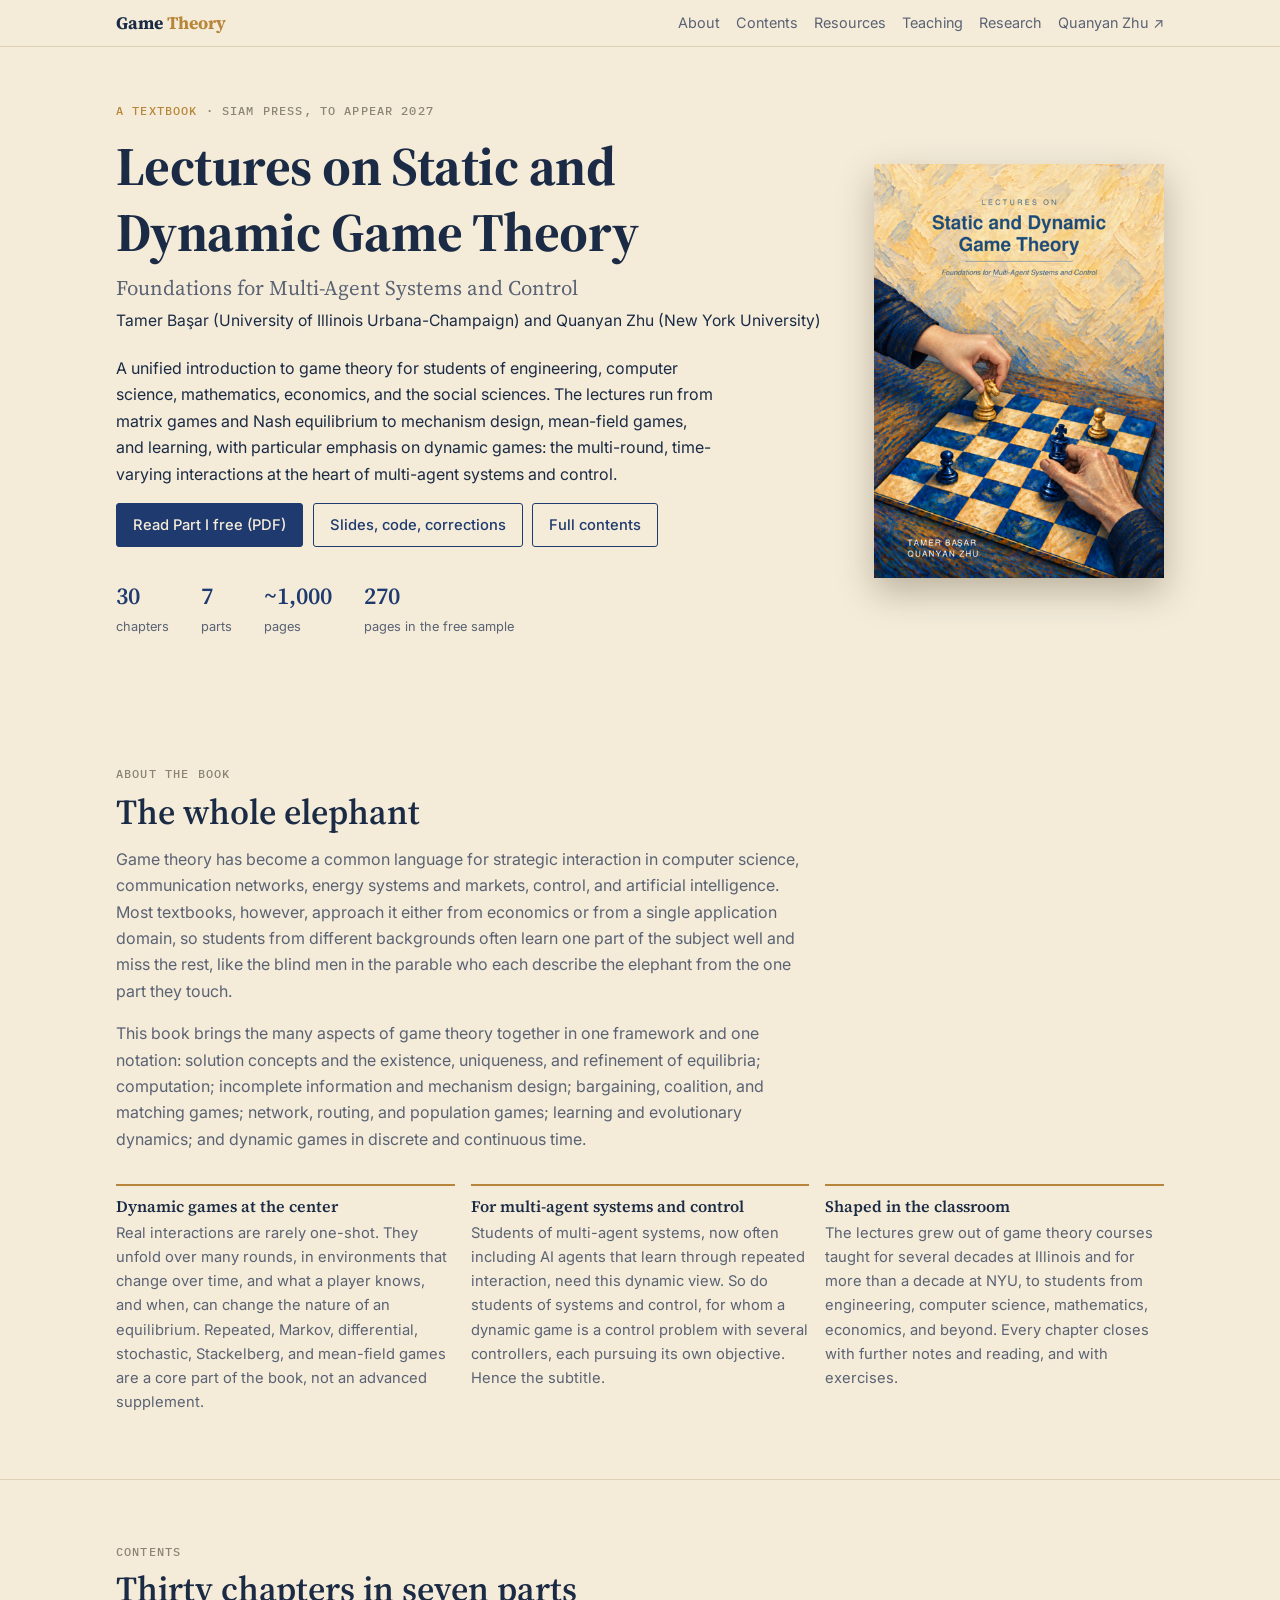
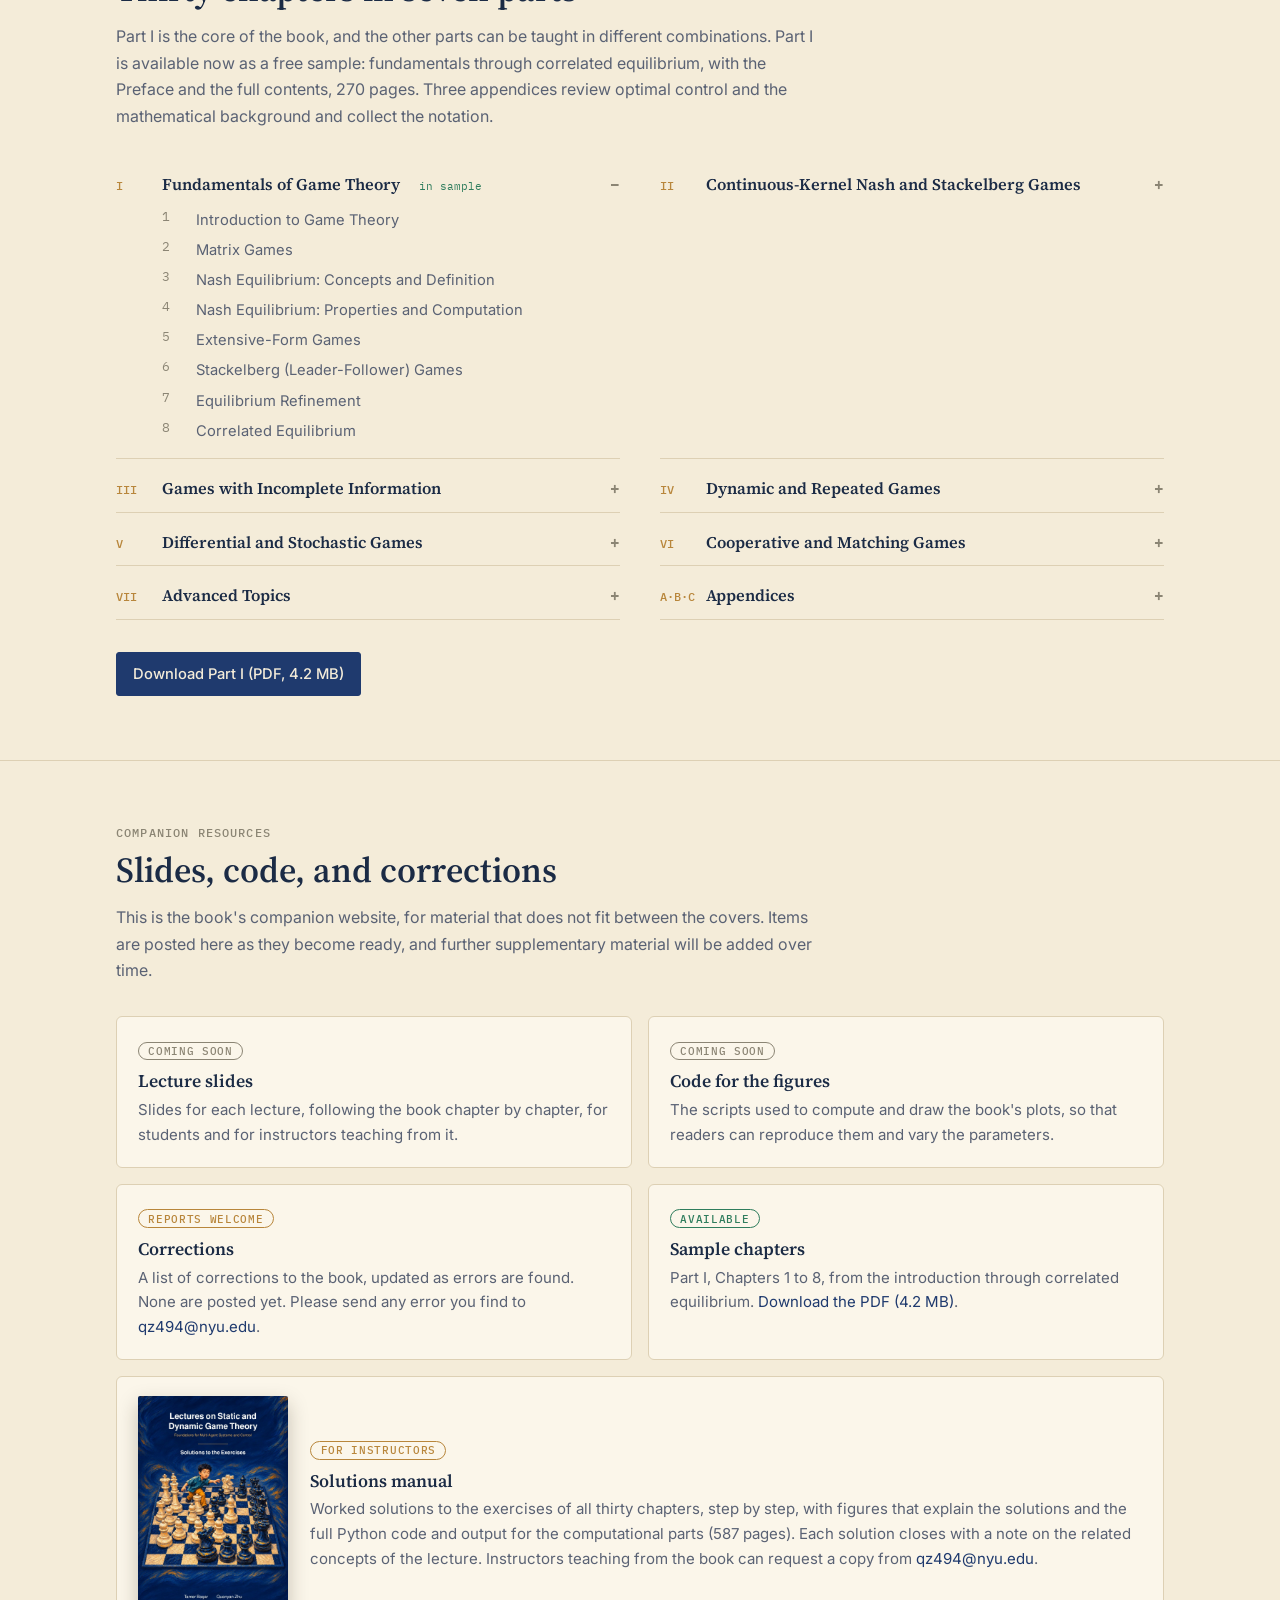
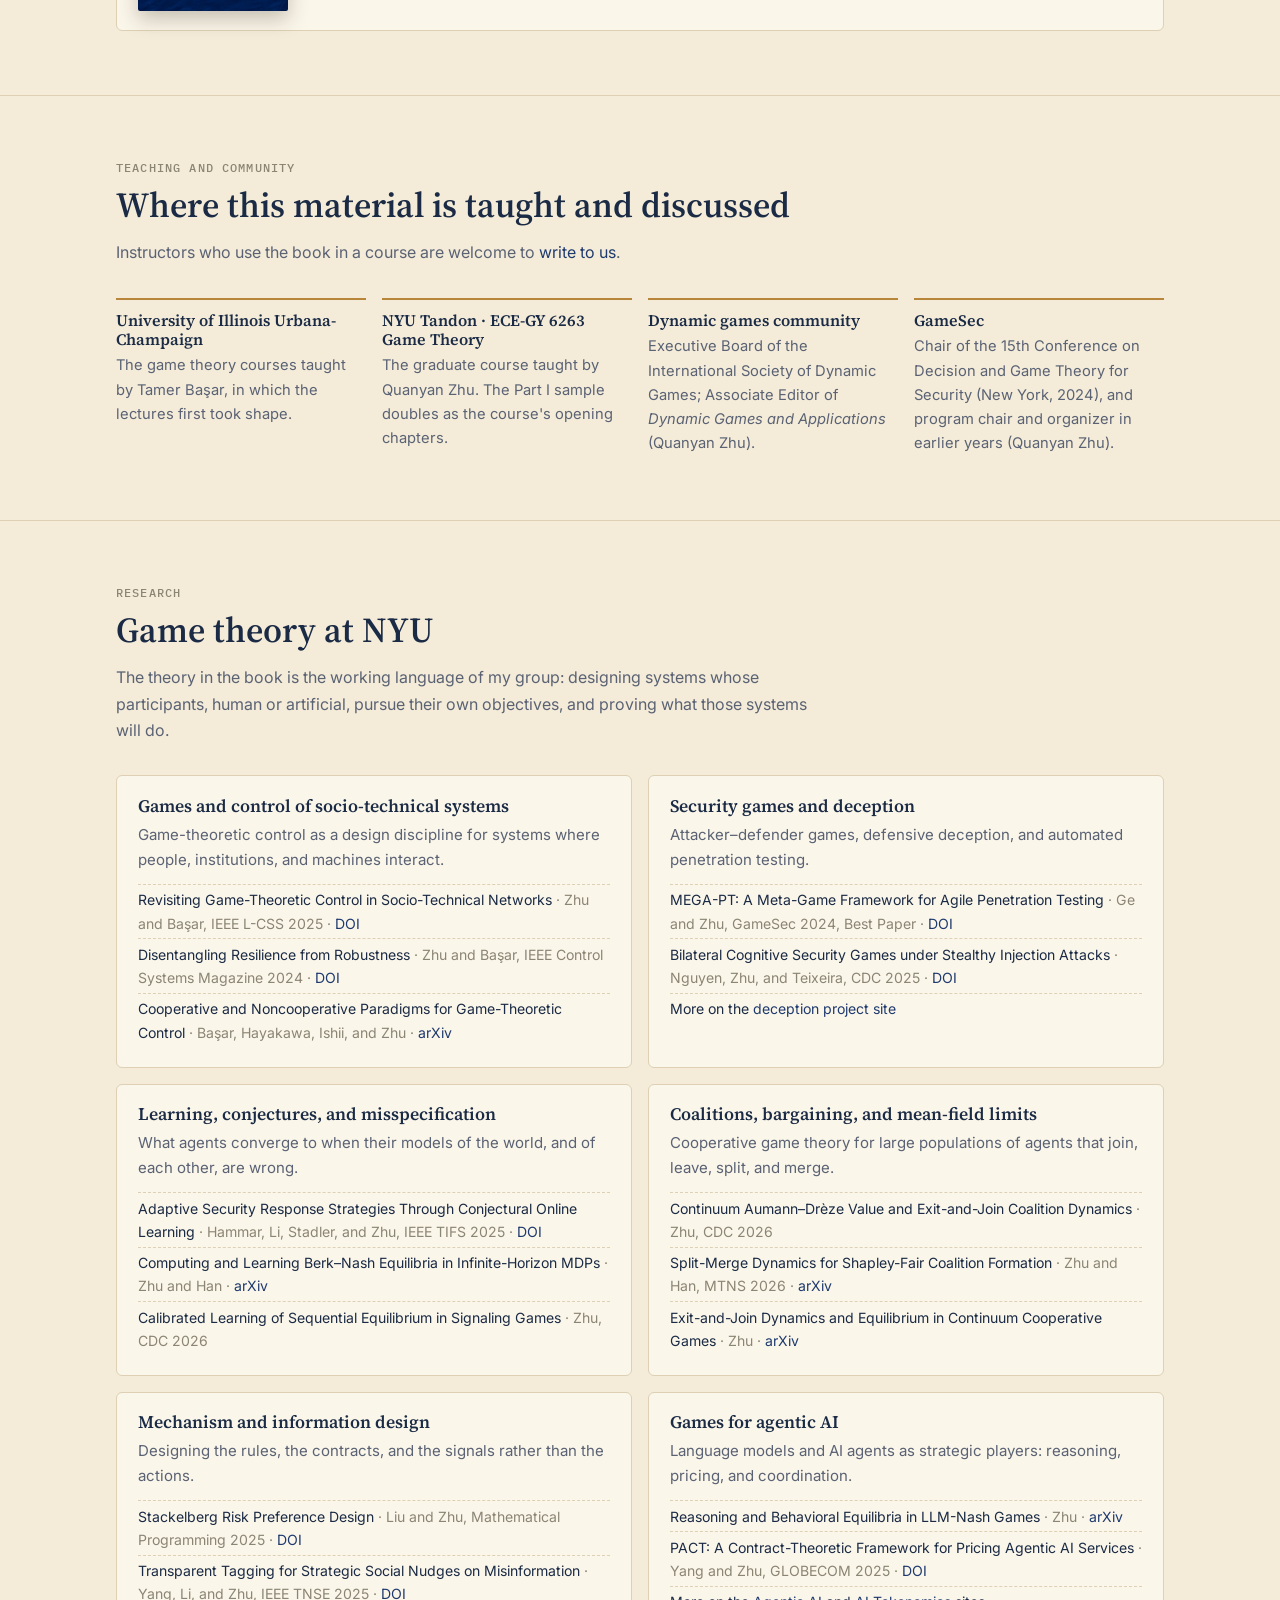
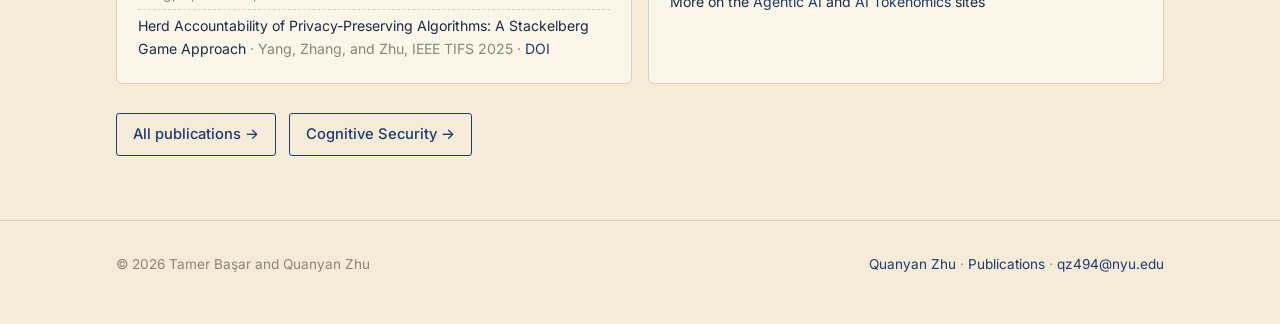
<file: game-theory/index.html>
<!DOCTYPE html>
<html lang="en">
<head>
  <meta charset="utf-8">
  <meta name="viewport" content="width=device-width, initial-scale=1">
  <title>Lectures on Static and Dynamic Game Theory | Başar and Zhu</title>
  <meta name="description" content="Companion website for Lectures on Static and Dynamic Game Theory: Foundations for Multi-Agent Systems and Control by Tamer Başar and Quanyan Zhu (SIAM Press): contents, a free 270-page sample, lecture slides, code for the figures, and corrections.">
  <meta name="author" content="Tamer Başar and Quanyan Zhu">
  <link rel="canonical" href="https://quanyan8.github.io/game-theory/">
  <meta property="og:type" content="book">
  <meta property="og:site_name" content="Quanyan Zhu">
  <meta property="og:title" content="Lectures on Static and Dynamic Game Theory | Başar and Zhu">
  <meta property="og:description" content="Foundations for multi-agent systems and control. Companion website: contents, a free sample, lecture slides, code for the figures, and corrections.">
  <meta property="og:url" content="https://quanyan8.github.io/game-theory/">
  <meta property="og:image" content="https://quanyan8.github.io/assets/books/game-theory-lectures-cover.png">
  <meta name="twitter:card" content="summary_large_image">
  <link rel="icon" href="data:image/svg+xml,%3Csvg xmlns='http://www.w3.org/2000/svg' viewBox='0 0 32 32'%3E%3Crect width='32' height='32' fill='%23f4ecd9'/%3E%3Crect x='4' y='4' width='12' height='12' fill='%231f3a6e'/%3E%3Crect x='16' y='16' width='12' height='12' fill='%231f3a6e'/%3E%3Crect x='16' y='4' width='12' height='12' fill='%23b8863b'/%3E%3Crect x='4' y='16' width='12' height='12' fill='%23b8863b'/%3E%3C/svg%3E">
  <link rel="preconnect" href="https://fonts.googleapis.com">
  <link rel="preconnect" href="https://fonts.gstatic.com" crossorigin>
  <link href="https://fonts.googleapis.com/css2?family=Inter:wght@400;500;600&family=Source+Serif+4:ital,opsz,wght@0,8..60,400;0,8..60,600;0,8..60,700;1,8..60,400&family=IBM+Plex+Mono:wght@400;500;600&display=swap" rel="stylesheet">
  <link rel="stylesheet" href="style.css">
  <script type="application/ld+json">
  {
    "@context": "https://schema.org",
    "@type": "Book",
    "name": "Lectures on Static and Dynamic Game Theory: Foundations for Multi-Agent Systems and Control",
    "author": [
      {"@type": "Person", "name": "Tamer Başar"},
      {"@type": "Person", "@id": "https://quanyan8.github.io/#person", "name": "Quanyan Zhu", "url": "https://quanyan8.github.io/"}
    ],
    "publisher": {"@type": "Organization", "name": "SIAM"},
    "url": "https://quanyan8.github.io/game-theory/",
    "image": "https://quanyan8.github.io/assets/books/game-theory-lectures-cover.png",
    "inLanguage": "en",
    "about": ["Game theory", "Dynamic games", "Nash equilibrium", "Stackelberg games", "Mechanism design", "Mean-field games", "Multi-agent systems", "Control theory"],
    "workExample": {"@type": "Book", "name": "Lectures on Static and Dynamic Game Theory: sample (Part I)", "url": "https://quanyan8.github.io/assets/books/game-theory-lectures-sample.pdf", "bookFormat": "https://schema.org/EBook", "isAccessibleForFree": true}
  }
  </script>
</head>
<body>
  <nav class="nav" aria-label="Site"><div class="wrap">
    <a class="brand" href="./">Game <span>Theory</span></a>
    <div class="links">
      <a href="#about">About</a>
      <a href="#contents">Contents</a>
      <a href="#resources">Resources</a>
      <a href="#teaching">Teaching</a>
      <a href="#research">Research</a>
      <a href="../">Quanyan Zhu ↗</a>
    </div>
  </div></nav>

  <header class="hero"><div class="wrap grid">
    <div>
      <p class="label"><b>A textbook</b> · SIAM Press, to appear 2027</p>
      <h1>Lectures on Static and Dynamic Game Theory</h1>
      <p class="sub">Foundations for Multi-Agent Systems and Control</p>
      <p class="by">Tamer Başar (University of Illinois Urbana-Champaign) and Quanyan Zhu (New York University)</p>
      <p class="lede">A unified introduction to game theory for students of engineering, computer science, mathematics,
        economics, and the social sciences. The lectures run from matrix games and Nash equilibrium to mechanism design,
        mean-field games, and learning, with particular emphasis on dynamic games: the multi-round, time-varying
        interactions at the heart of multi-agent systems and control.</p>
      <div class="btns">
        <a class="btn primary" href="../assets/books/game-theory-lectures-sample.pdf">Read Part I free (PDF)</a>
        <a class="btn" href="#resources">Slides, code, corrections</a>
        <a class="btn" href="#contents">Full contents</a>
      </div>
      <div class="facts">
        <div><b>30</b><span>chapters</span></div>
        <div><b>7</b><span>parts</span></div>
        <div><b>~1,000</b><span>pages</span></div>
        <div><b>270</b><span>pages in the free sample</span></div>
      </div>
    </div>
    <a class="cover" href="../assets/books/game-theory-lectures-sample.pdf"><img src="../assets/books/game-theory-lectures-cover.png" alt="Cover of Lectures on Static and Dynamic Game Theory by Tamer Başar and Quanyan Zhu" width="420" height="600"></a>
  </div></header>

  <main>
    <section id="about"><div class="wrap">
      <div class="sec-head">
        <span class="label">About the book</span>
        <h2>The whole elephant</h2>
        <p>Game theory has become a common language for strategic interaction in computer science, communication
          networks, energy systems and markets, control, and artificial intelligence. Most textbooks, however, approach
          it either from economics or from a single application domain, so students from different backgrounds often
          learn one part of the subject well and miss the rest, like the blind men in the parable who each describe the
          elephant from the one part they touch.</p>
        <p>This book brings the many aspects of game theory together in one framework and one notation: solution
          concepts and the existence, uniqueness, and refinement of equilibria; computation; incomplete information and
          mechanism design; bargaining, coalition, and matching games; network, routing, and population games; learning
          and evolutionary dynamics; and dynamic games in discrete and continuous time.</p>
      </div>
      <div class="community">
        <div><h3>Dynamic games at the center</h3><p>Real interactions are rarely one-shot. They unfold over many rounds, in
          environments that change over time, and what a player knows, and when, can change the nature of an equilibrium.
          Repeated, Markov, differential, stochastic, Stackelberg, and mean-field games are a core part of the book, not
          an advanced supplement.</p></div>
        <div><h3>For multi-agent systems and control</h3><p>Students of multi-agent systems, now often including AI agents
          that learn through repeated interaction, need this dynamic view. So do students of systems and control, for
          whom a dynamic game is a control problem with several controllers, each pursuing its own objective. Hence the
          subtitle.</p></div>
        <div><h3>Shaped in the classroom</h3><p>The lectures grew out of game theory courses taught for several decades at
          Illinois and for more than a decade at NYU, to students from engineering, computer science, mathematics,
          economics, and beyond. Every chapter closes with further notes and reading, and with exercises.</p></div>
      </div>
    </div></section>

    <section id="contents"><div class="wrap">
      <div class="sec-head">
        <span class="label">Contents</span>
        <h2>Thirty chapters in seven parts</h2>
        <p>Part I is the core of the book, and the other parts can be taught in different combinations. Part I is
          available now as a free sample: fundamentals through correlated equilibrium, with the Preface and the full
          contents, 270 pages. Three appendices review optimal control and the mathematical background and collect
          the notation.</p>
      </div>
      <div class="toc">
        <details open><summary><span class="pn">I</span>Fundamentals of Game Theory<span class="in-sample">in sample</span></summary><ol>
          <li><span class="c">1</span><span>Introduction to Game Theory</span></li>
          <li><span class="c">2</span><span>Matrix Games</span></li>
          <li><span class="c">3</span><span>Nash Equilibrium: Concepts and Definition</span></li>
          <li><span class="c">4</span><span>Nash Equilibrium: Properties and Computation</span></li>
          <li><span class="c">5</span><span>Extensive-Form Games</span></li>
          <li><span class="c">6</span><span>Stackelberg (Leader-Follower) Games</span></li>
          <li><span class="c">7</span><span>Equilibrium Refinement</span></li>
          <li><span class="c">8</span><span>Correlated Equilibrium</span></li></ol></details>
        <details><summary><span class="pn">II</span>Continuous-Kernel Nash and Stackelberg Games</summary><ol>
          <li><span class="c">9</span><span>Infinite and Continuous-Kernel Games</span></li>
          <li><span class="c">10</span><span>Continuous-Kernel Stackelberg Games</span></li>
          <li><span class="c">11</span><span>Quadratic and Network Games</span></li></ol></details>
        <details><summary><span class="pn">III</span>Games with Incomplete Information</summary><ol>
          <li><span class="c">12</span><span>Bayesian Games</span></li>
          <li><span class="c">13</span><span>Auction Games</span></li>
          <li><span class="c">14</span><span>Revenue-Optimal Auction Design</span></li>
          <li><span class="c">15</span><span>Mechanism Design Theory</span></li></ol></details>
        <details><summary><span class="pn">IV</span>Dynamic and Repeated Games</summary><ol>
          <li><span class="c">16</span><span>Extensive-Form Dynamic Games</span></li>
          <li><span class="c">17</span><span>Principal-Agent Games</span></li>
          <li><span class="c">18</span><span>Repeated Games</span></li>
          <li><span class="c">19</span><span>Markov Games</span></li>
          <li><span class="c">20</span><span>Dynamic Infinite Games</span></li></ol></details>
        <details><summary><span class="pn">V</span>Differential and Stochastic Games</summary><ol>
          <li><span class="c">21</span><span>Differential Games</span></li>
          <li><span class="c">22</span><span>Dynamic Stackelberg Games</span></li>
          <li><span class="c">23</span><span>Stochastic Differential Games</span></li>
          <li><span class="c">24</span><span>Mean-Field Games</span></li></ol></details>
        <details><summary><span class="pn">VI</span>Cooperative and Matching Games</summary><ol>
          <li><span class="c">25</span><span>Nash Bargaining</span></li>
          <li><span class="c">26</span><span>Coalition Games</span></li>
          <li><span class="c">27</span><span>Matching Games</span></li></ol></details>
        <details><summary><span class="pn">VII</span>Advanced Topics</summary><ol>
          <li><span class="c">28</span><span>Routing Games</span></li>
          <li><span class="c">29</span><span>Evolutionary Games</span></li>
          <li><span class="c">30</span><span>Learning in Games</span></li></ol></details>
        <details><summary><span class="pn">A·B·C</span>Appendices</summary><ol>
          <li><span class="c">A</span><span>Elements of Optimal Control Theory</span></li>
          <li><span class="c">B</span><span>Mathematical Background</span></li>
          <li><span class="c">C</span><span>Notation</span></li></ol></details>
      </div>
      <div class="btns" style="margin-top:2rem"><a class="btn primary" href="../assets/books/game-theory-lectures-sample.pdf">Download Part I (PDF, 4.2 MB)</a></div>
    </div></section>

    <section id="resources"><div class="wrap">
      <div class="sec-head">
        <span class="label">Companion resources</span>
        <h2>Slides, code, and corrections</h2>
        <p>This is the book's companion website, for material that does not fit between the covers. Items are posted
          here as they become ready, and further supplementary material will be added over time.</p>
      </div>
      <div class="resources">
        <div class="res">
          <span class="status soon">Coming soon</span>
          <h3>Lecture slides</h3>
          <p>Slides for each lecture, following the book chapter by chapter, for students and for instructors teaching
            from it.</p>
        </div>
        <div class="res">
          <span class="status soon">Coming soon</span>
          <h3>Code for the figures</h3>
          <p>The scripts used to compute and draw the book's plots, so that readers can reproduce them and vary the
            parameters.</p>
        </div>
        <div class="res">
          <span class="status open">Reports welcome</span>
          <h3>Corrections</h3>
          <p>A list of corrections to the book, updated as errors are found. None are posted yet. Please send any error
            you find to <a href="mailto:qz494@nyu.edu">qz494@nyu.edu</a>.</p>
        </div>
        <div class="res">
          <span class="status ready">Available</span>
          <h3>Sample chapters</h3>
          <p>Part I, Chapters 1 to 8, from the introduction through correlated equilibrium.
            <a href="../assets/books/game-theory-lectures-sample.pdf">Download the PDF (4.2 MB)</a>.</p>
        </div>
        <div class="res manual">
          <img src="../assets/books/game-theory-lectures-solutions-cover.jpg" alt="Cover of the solutions manual, Solutions to the Exercises, for Lectures on Static and Dynamic Game Theory" width="840" height="1200" loading="lazy">
          <div>
            <span class="status open">For instructors</span>
            <h3>Solutions manual</h3>
            <p>Worked solutions to the exercises of all thirty chapters, step by step, with figures that explain
              the solutions and the full Python code and output for the computational parts (587 pages). Each
              solution closes with a note on the related concepts of the lecture. Instructors teaching from the
              book can request a copy from <a href="mailto:qz494@nyu.edu">qz494@nyu.edu</a>.</p>
          </div>
        </div>
      </div>
    </div></section>

    <section id="teaching"><div class="wrap">
      <div class="sec-head">
        <span class="label">Teaching and community</span>
        <h2>Where this material is taught and discussed</h2>
        <p>Instructors who use the book in a course are welcome to <a href="mailto:qz494@nyu.edu">write to us</a>.</p>
      </div>
      <div class="community four">
        <div><h3>University of Illinois Urbana-Champaign</h3><p>The game theory courses taught by Tamer Başar, in which the
          lectures first took shape.</p></div>
        <div><h3>NYU Tandon · ECE-GY 6263 Game Theory</h3><p>The graduate course taught by Quanyan Zhu. The Part I sample
          doubles as the course's opening chapters.</p></div>
        <div><h3>Dynamic games community</h3><p>Executive Board of the International Society of Dynamic Games; Associate
          Editor of <em>Dynamic Games and Applications</em> (Quanyan Zhu).</p></div>
        <div><h3>GameSec</h3><p>Chair of the 15th Conference on Decision and Game Theory for Security (New York, 2024), and
          program chair and organizer in earlier years (Quanyan Zhu).</p></div>
      </div>
    </div></section>

    <section id="research"><div class="wrap">
      <div class="sec-head">
        <span class="label">Research</span>
        <h2>Game theory at NYU</h2>
        <p>The theory in the book is the working language of my group: designing systems whose participants, human or
          artificial, pursue their own objectives, and proving what those systems will do.</p>
      </div>
      <div class="themes">
        <div class="theme">
          <h3>Games and control of socio-technical systems</h3>
          <p>Game-theoretic control as a design discipline for systems where people, institutions, and machines interact.</p>
          <ul>
            <li>Revisiting Game-Theoretic Control in Socio-Technical Networks <span class="m">· Zhu and Başar, IEEE L-CSS 2025 · <a href="https://doi.org/10.1109/lcsys.2025.3557366">DOI</a></span></li>
            <li>Disentangling Resilience from Robustness <span class="m">· Zhu and Başar, IEEE Control Systems Magazine 2024 · <a href="https://doi.org/10.1109/MCS.2024.3382415">DOI</a></span></li>
            <li>Cooperative and Noncooperative Paradigms for Game-Theoretic Control <span class="m">· Başar, Hayakawa, Ishii, and Zhu · <a href="https://arxiv.org/abs/2605.17886">arXiv</a></span></li>
          </ul>
        </div>
        <div class="theme">
          <h3>Security games and deception</h3>
          <p>Attacker–defender games, defensive deception, and automated penetration testing.</p>
          <ul>
            <li>MEGA-PT: A Meta-Game Framework for Agile Penetration Testing <span class="m">· Ge and Zhu, GameSec 2024, Best Paper · <a href="https://doi.org/10.1007/978-3-031-74835-6_2">DOI</a></span></li>
            <li>Bilateral Cognitive Security Games under Stealthy Injection Attacks <span class="m">· Nguyen, Zhu, and Teixeira, CDC 2025 · <a href="https://doi.org/10.1109/cdc57313.2025.11312998">DOI</a></span></li>
            <li>More on the <a href="../deception/">deception project site</a></li>
          </ul>
        </div>
        <div class="theme">
          <h3>Learning, conjectures, and misspecification</h3>
          <p>What agents converge to when their models of the world, and of each other, are wrong.</p>
          <ul>
            <li>Adaptive Security Response Strategies Through Conjectural Online Learning <span class="m">· Hammar, Li, Stadler, and Zhu, IEEE TIFS 2025 · <a href="https://doi.org/10.1109/tifs.2025.3558600">DOI</a></span></li>
            <li>Computing and Learning Berk–Nash Equilibria in Infinite-Horizon MDPs <span class="m">· Zhu and Han · <a href="https://arxiv.org/abs/2603.13641">arXiv</a></span></li>
            <li>Calibrated Learning of Sequential Equilibrium in Signaling Games <span class="m">· Zhu, CDC 2026</span></li>
          </ul>
        </div>
        <div class="theme">
          <h3>Coalitions, bargaining, and mean-field limits</h3>
          <p>Cooperative game theory for large populations of agents that join, leave, split, and merge.</p>
          <ul>
            <li>Continuum Aumann–Drèze Value and Exit-and-Join Coalition Dynamics <span class="m">· Zhu, CDC 2026</span></li>
            <li>Split-Merge Dynamics for Shapley-Fair Coalition Formation <span class="m">· Zhu and Han, MTNS 2026 · <a href="https://arxiv.org/abs/2603.17153">arXiv</a></span></li>
            <li>Exit-and-Join Dynamics and Equilibrium in Continuum Cooperative Games <span class="m">· Zhu · <a href="https://arxiv.org/abs/2606.28824">arXiv</a></span></li>
          </ul>
        </div>
        <div class="theme">
          <h3>Mechanism and information design</h3>
          <p>Designing the rules, the contracts, and the signals rather than the actions.</p>
          <ul>
            <li>Stackelberg Risk Preference Design <span class="m">· Liu and Zhu, Mathematical Programming 2025 · <a href="https://doi.org/10.1007/s10107-024-02083-2">DOI</a></span></li>
            <li>Transparent Tagging for Strategic Social Nudges on Misinformation <span class="m">· Yang, Li, and Zhu, IEEE TNSE 2025 · <a href="https://doi.org/10.1109/tnse.2025.3591983">DOI</a></span></li>
            <li>Herd Accountability of Privacy-Preserving Algorithms: A Stackelberg Game Approach <span class="m">· Yang, Zhang, and Zhu, IEEE TIFS 2025 · <a href="https://doi.org/10.1109/tifs.2025.3540357">DOI</a></span></li>
          </ul>
        </div>
        <div class="theme">
          <h3>Games for agentic AI</h3>
          <p>Language models and AI agents as strategic players: reasoning, pricing, and coordination.</p>
          <ul>
            <li>Reasoning and Behavioral Equilibria in LLM-Nash Games <span class="m">· Zhu · <a href="https://arxiv.org/abs/2507.08208">arXiv</a></span></li>
            <li>PACT: A Contract-Theoretic Framework for Pricing Agentic AI Services <span class="m">· Yang and Zhu, GLOBECOM 2025 · <a href="https://doi.org/10.1109/globecom59602.2025.11431824">DOI</a></span></li>
            <li>More on the <a href="../agentic-ai/">Agentic AI</a> and <a href="../tokenomics/">AI Tokenomics</a> sites</li>
          </ul>
        </div>
      </div>
      <div class="see">
        <a class="btn" href="../publications.html">All publications →</a>
        <a class="btn" href="../cognitive-security/">Cognitive Security →</a>
      </div>
    </div></section>

  </main>

  <footer><div class="wrap">
    <span>© 2026 Tamer Başar and Quanyan Zhu</span>
    <span><a href="../">Quanyan Zhu</a> · <a href="../publications.html">Publications</a> · <a href="mailto:qz494@nyu.edu">qz494@nyu.edu</a></span>
  </div></footer>
</body>
</html>
</file>
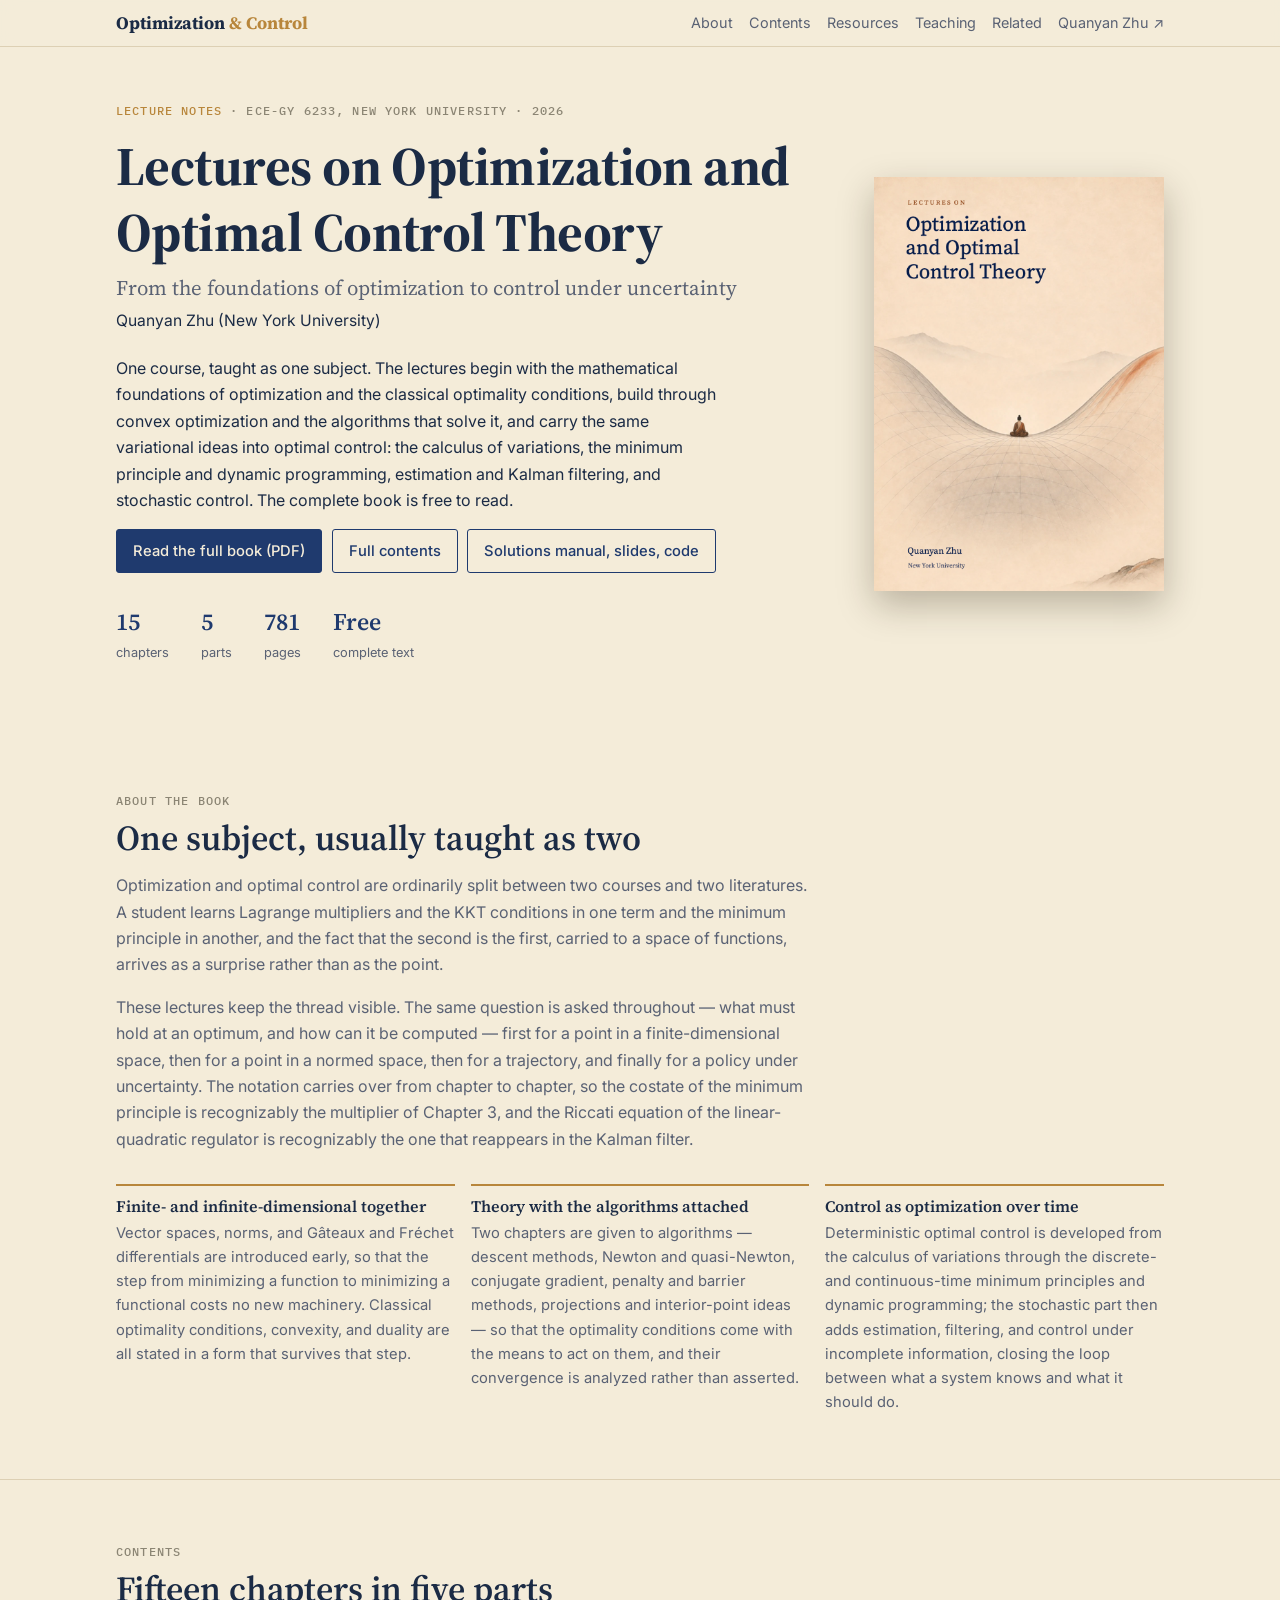
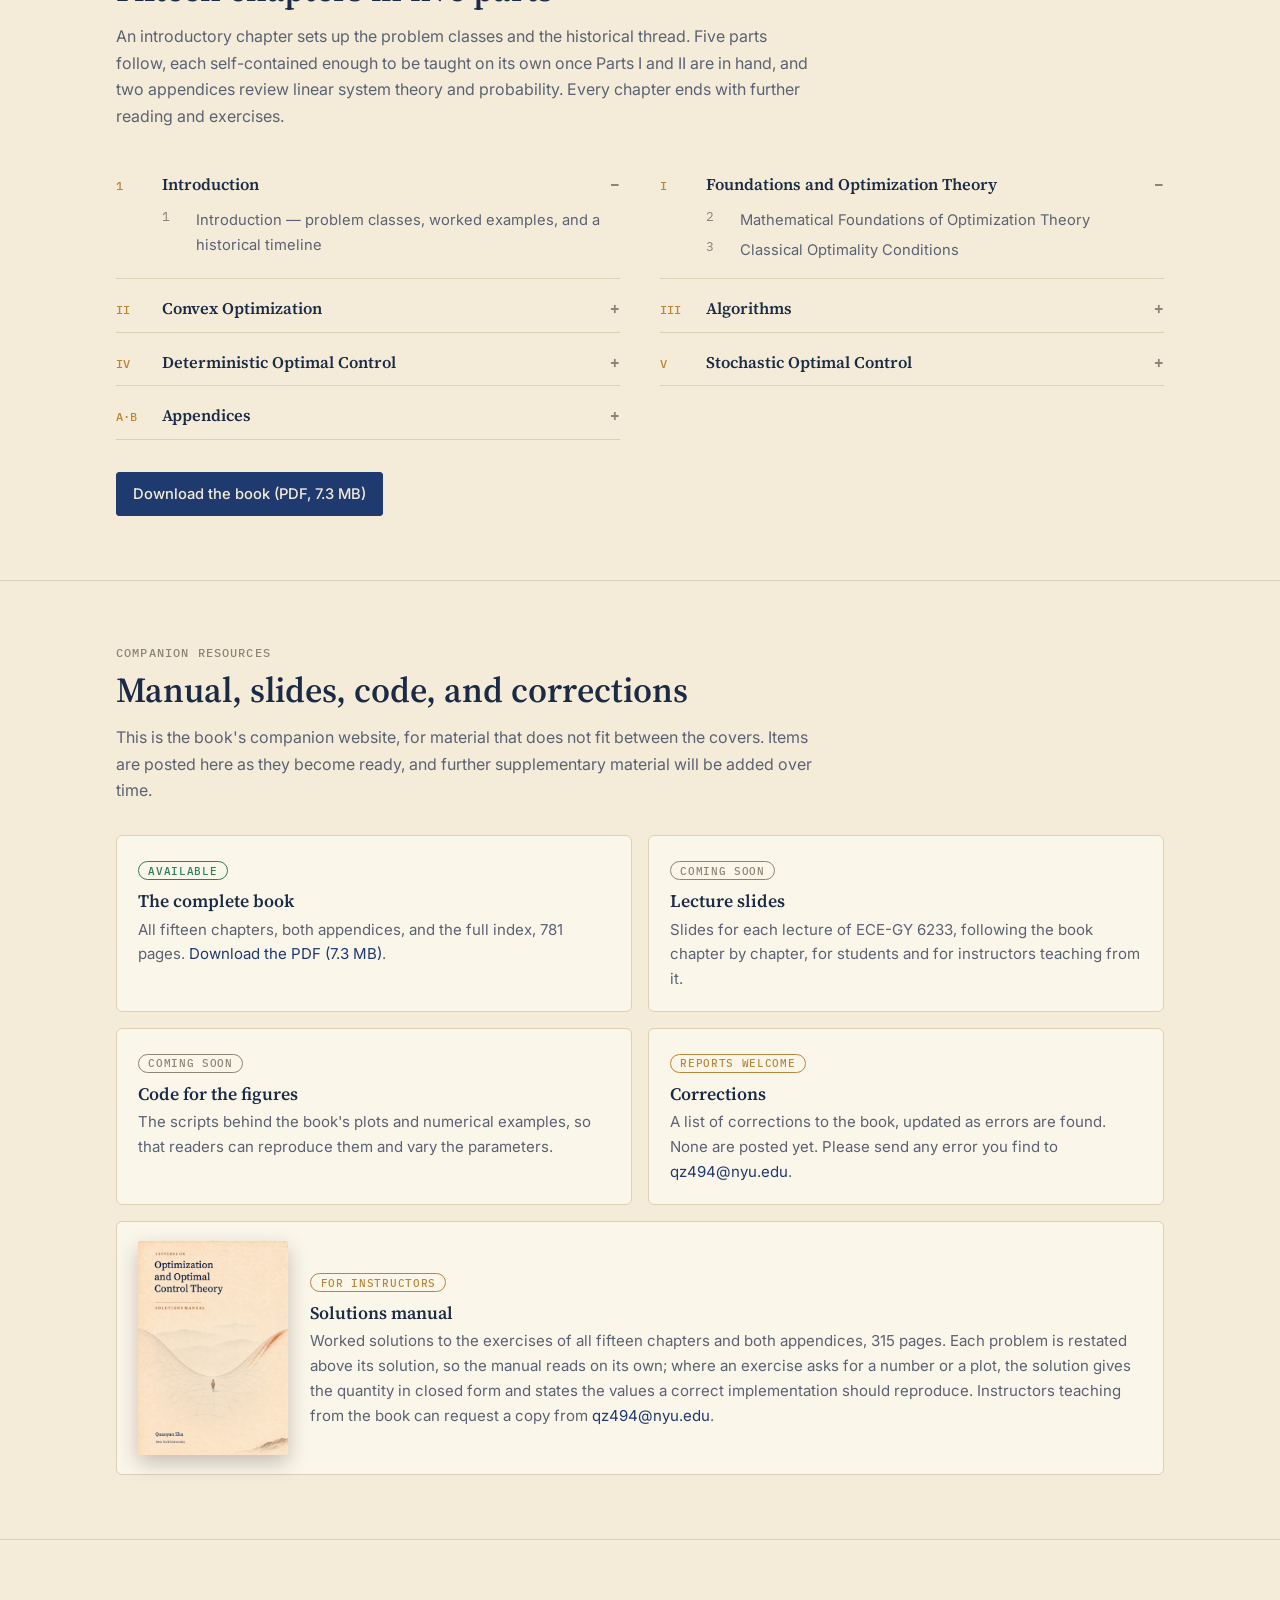
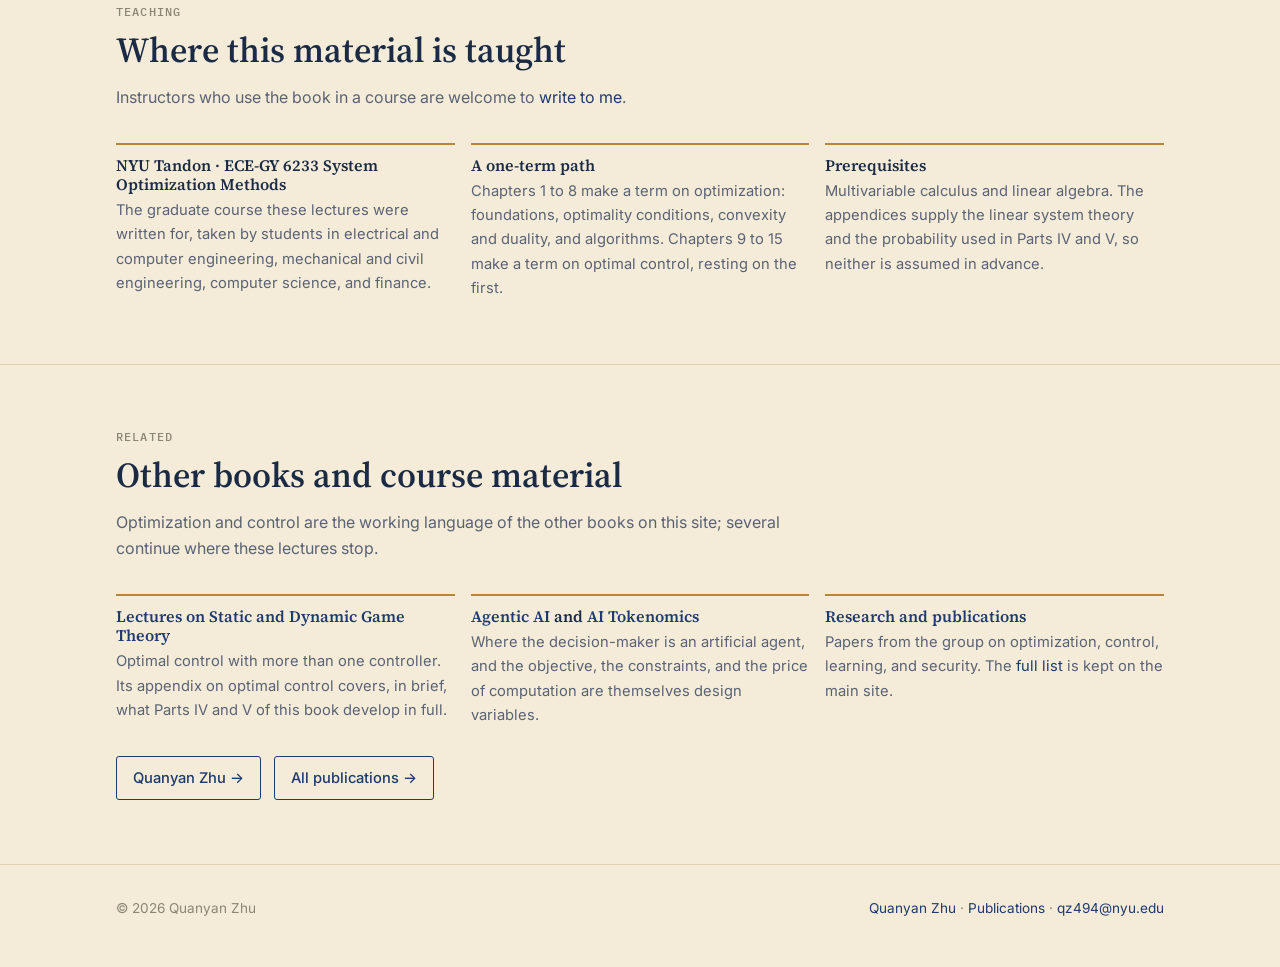
<file: optimization/index.html>
<!DOCTYPE html>
<html lang="en">
<head>
  <meta charset="utf-8">
  <meta name="viewport" content="width=device-width, initial-scale=1">
  <title>Lectures on Optimization and Optimal Control Theory | Quanyan Zhu</title>
  <meta name="description" content="Companion website for Lectures on Optimization and Optimal Control Theory by Quanyan Zhu (NYU, ECE-GY 6233): the full 781-page book as a free PDF, contents, a solutions manual for instructors, slides, code, and corrections.">
  <meta name="author" content="Quanyan Zhu">
  <link rel="canonical" href="https://quanyan8.github.io/optimization/">
  <meta property="og:type" content="book">
  <meta property="og:site_name" content="Quanyan Zhu">
  <meta property="og:title" content="Lectures on Optimization and Optimal Control Theory | Quanyan Zhu">
  <meta property="og:description" content="One course from the mathematical foundations of optimization to stochastic optimal control. The full book is free to read.">
  <meta property="og:url" content="https://quanyan8.github.io/optimization/">
  <meta property="og:image" content="https://quanyan8.github.io/assets/books/optimization-optimal-control-cover.png">
  <meta name="twitter:card" content="summary_large_image">
  <link rel="icon" href="data:image/svg+xml,%3Csvg xmlns='http://www.w3.org/2000/svg' viewBox='0 0 32 32'%3E%3Crect width='32' height='32' fill='%23f4ecd9'/%3E%3Cpath d='M5 6 Q16 30 27 6' fill='none' stroke='%231f3a6e' stroke-width='3'/%3E%3Ccircle cx='16' cy='21' r='3' fill='%23b8863b'/%3E%3C/svg%3E">
  <link rel="preconnect" href="https://fonts.googleapis.com">
  <link rel="preconnect" href="https://fonts.gstatic.com" crossorigin>
  <link href="https://fonts.googleapis.com/css2?family=Inter:wght@400;500;600&family=Source+Serif+4:ital,opsz,wght@0,8..60,400;0,8..60,600;0,8..60,700;1,8..60,400&family=IBM+Plex+Mono:wght@400;500;600&display=swap" rel="stylesheet">
  <link rel="stylesheet" href="style.css">
  <script type="application/ld+json">
  {
    "@context": "https://schema.org",
    "@type": "Book",
    "name": "Lectures on Optimization and Optimal Control Theory",
    "author": [
      {"@type": "Person", "@id": "https://quanyan8.github.io/#person", "name": "Quanyan Zhu", "url": "https://quanyan8.github.io/"}
    ],
    "url": "https://quanyan8.github.io/optimization/",
    "image": "https://quanyan8.github.io/assets/books/optimization-optimal-control-cover.png",
    "inLanguage": "en",
    "numberOfPages": 781,
    "isAccessibleForFree": true,
    "about": ["Optimization theory", "Convex optimization", "Optimization algorithms", "Calculus of variations", "Optimal control", "Dynamic programming", "Estimation theory", "Kalman filtering", "Stochastic control"],
    "workExample": {"@type": "Book", "name": "Lectures on Optimization and Optimal Control Theory: full text", "url": "https://quanyan8.github.io/assets/books/optimization-optimal-control.pdf", "bookFormat": "https://schema.org/EBook", "isAccessibleForFree": true}
  }
  </script>
</head>
<body>
  <nav class="nav" aria-label="Site"><div class="wrap">
    <a class="brand" href="./">Optimization <span>&amp; Control</span></a>
    <div class="links">
      <a href="#about">About</a>
      <a href="#contents">Contents</a>
      <a href="#resources">Resources</a>
      <a href="#teaching">Teaching</a>
      <a href="#related">Related</a>
      <a href="../">Quanyan Zhu ↗</a>
    </div>
  </div></nav>

  <header class="hero"><div class="wrap grid">
    <div>
      <p class="label"><b>Lecture notes</b> · ECE-GY 6233, New York University · 2026</p>
      <h1>Lectures on Optimization and Optimal Control Theory</h1>
      <p class="sub">From the foundations of optimization to control under uncertainty</p>
      <p class="by">Quanyan Zhu (New York University)</p>
      <p class="lede">One course, taught as one subject. The lectures begin with the mathematical foundations of
        optimization and the classical optimality conditions, build through convex optimization and the algorithms
        that solve it, and carry the same variational ideas into optimal control: the calculus of variations, the
        minimum principle and dynamic programming, estimation and Kalman filtering, and stochastic control. The
        complete book is free to read.</p>
      <div class="btns">
        <a class="btn primary" href="../assets/books/optimization-optimal-control.pdf">Read the full book (PDF)</a>
        <a class="btn" href="#contents">Full contents</a>
        <a class="btn" href="#resources">Solutions manual, slides, code</a>
      </div>
      <div class="facts">
        <div><b>15</b><span>chapters</span></div>
        <div><b>5</b><span>parts</span></div>
        <div><b>781</b><span>pages</span></div>
        <div><b>Free</b><span>complete text</span></div>
      </div>
    </div>
    <a class="cover" href="../assets/books/optimization-optimal-control.pdf"><img src="../assets/books/optimization-optimal-control-cover.png" alt="Cover of Lectures on Optimization and Optimal Control Theory by Quanyan Zhu" width="420" height="600"></a>
  </div></header>

  <main>
    <section id="about"><div class="wrap">
      <div class="sec-head">
        <span class="label">About the book</span>
        <h2>One subject, usually taught as two</h2>
        <p>Optimization and optimal control are ordinarily split between two courses and two literatures. A student
          learns Lagrange multipliers and the KKT conditions in one term and the minimum principle in another, and the
          fact that the second is the first, carried to a space of functions, arrives as a surprise rather than as the
          point.</p>
        <p>These lectures keep the thread visible. The same question is asked throughout — what must hold at an
          optimum, and how can it be computed — first for a point in a finite-dimensional space, then for a point in a
          normed space, then for a trajectory, and finally for a policy under uncertainty. The notation carries over
          from chapter to chapter, so the costate of the minimum principle is recognizably the multiplier of Chapter 3,
          and the Riccati equation of the linear-quadratic regulator is recognizably the one that reappears in the
          Kalman filter.</p>
      </div>
      <div class="community">
        <div><h3>Finite- and infinite-dimensional together</h3><p>Vector spaces, norms, and Gâteaux and Fréchet
          differentials are introduced early, so that the step from minimizing a function to minimizing a functional
          costs no new machinery. Classical optimality conditions, convexity, and duality are all stated in a form that
          survives that step.</p></div>
        <div><h3>Theory with the algorithms attached</h3><p>Two chapters are given to algorithms — descent methods,
          Newton and quasi-Newton, conjugate gradient, penalty and barrier methods, projections and interior-point
          ideas — so that the optimality conditions come with the means to act on them, and their convergence is
          analyzed rather than asserted.</p></div>
        <div><h3>Control as optimization over time</h3><p>Deterministic optimal control is developed from the calculus
          of variations through the discrete- and continuous-time minimum principles and dynamic programming; the
          stochastic part then adds estimation, filtering, and control under incomplete information, closing the loop
          between what a system knows and what it should do.</p></div>
      </div>
    </div></section>

    <section id="contents"><div class="wrap">
      <div class="sec-head">
        <span class="label">Contents</span>
        <h2>Fifteen chapters in five parts</h2>
        <p>An introductory chapter sets up the problem classes and the historical thread. Five parts follow, each
          self-contained enough to be taught on its own once Parts I and II are in hand, and two appendices review
          linear system theory and probability. Every chapter ends with further reading and exercises.</p>
      </div>
      <div class="toc">
        <details open><summary><span class="pn">1</span>Introduction</summary><ol>
          <li><span class="c">1</span><span>Introduction — problem classes, worked examples, and a historical timeline</span></li></ol></details>
        <details open><summary><span class="pn">I</span>Foundations and Optimization Theory</summary><ol>
          <li><span class="c">2</span><span>Mathematical Foundations of Optimization Theory</span></li>
          <li><span class="c">3</span><span>Classical Optimality Conditions</span></li></ol></details>
        <details><summary><span class="pn">II</span>Convex Optimization</summary><ol>
          <li><span class="c">4</span><span>Basic Convex Optimization</span></li>
          <li><span class="c">5</span><span>Generalized Convex Optimization</span></li>
          <li><span class="c">6</span><span>Vector Space Convex Optimization</span></li></ol></details>
        <details><summary><span class="pn">III</span>Algorithms</summary><ol>
          <li><span class="c">7</span><span>Algorithms for Unconstrained Problems</span></li>
          <li><span class="c">8</span><span>Algorithms for Constrained Problems</span></li></ol></details>
        <details><summary><span class="pn">IV</span>Deterministic Optimal Control</summary><ol>
          <li><span class="c">9</span><span>Calculus of Variations</span></li>
          <li><span class="c">10</span><span>Discrete-Time Optimal Control</span></li>
          <li><span class="c">11</span><span>Continuous-Time Optimal Control</span></li>
          <li><span class="c">12</span><span>Optimal Control under Incomplete Information</span></li></ol></details>
        <details><summary><span class="pn">V</span>Stochastic Optimal Control</summary><ol>
          <li><span class="c">13</span><span>Estimation Theory</span></li>
          <li><span class="c">14</span><span>Kalman Filtering</span></li>
          <li><span class="c">15</span><span>Stochastic Control</span></li></ol></details>
        <details><summary><span class="pn">A·B</span>Appendices</summary><ol>
          <li><span class="c">A</span><span>Linear System Theory</span></li>
          <li><span class="c">B</span><span>Probability Theory</span></li></ol></details>
      </div>
      <div class="btns" style="margin-top:2rem"><a class="btn primary" href="../assets/books/optimization-optimal-control.pdf">Download the book (PDF, 7.3 MB)</a></div>
    </div></section>

    <section id="resources"><div class="wrap">
      <div class="sec-head">
        <span class="label">Companion resources</span>
        <h2>Manual, slides, code, and corrections</h2>
        <p>This is the book's companion website, for material that does not fit between the covers. Items are posted
          here as they become ready, and further supplementary material will be added over time.</p>
      </div>
      <div class="resources">
        <div class="res">
          <span class="status ready">Available</span>
          <h3>The complete book</h3>
          <p>All fifteen chapters, both appendices, and the full index, 781 pages.
            <a href="../assets/books/optimization-optimal-control.pdf">Download the PDF (7.3 MB)</a>.</p>
        </div>
        <div class="res">
          <span class="status soon">Coming soon</span>
          <h3>Lecture slides</h3>
          <p>Slides for each lecture of ECE-GY 6233, following the book chapter by chapter, for students and for
            instructors teaching from it.</p>
        </div>
        <div class="res">
          <span class="status soon">Coming soon</span>
          <h3>Code for the figures</h3>
          <p>The scripts behind the book's plots and numerical examples, so that readers can reproduce them and vary
            the parameters.</p>
        </div>
        <div class="res">
          <span class="status open">Reports welcome</span>
          <h3>Corrections</h3>
          <p>A list of corrections to the book, updated as errors are found. None are posted yet. Please send any error
            you find to <a href="mailto:qz494@nyu.edu">qz494@nyu.edu</a>.</p>
        </div>
        <div class="res manual">
          <img src="../assets/books/optimization-optimal-control-solutions-cover.jpg" alt="Cover of the Solutions Manual for Lectures on Optimization and Optimal Control Theory" width="840" height="1200" loading="lazy">
          <div>
            <span class="status open">For instructors</span>
            <h3>Solutions manual</h3>
            <p>Worked solutions to the exercises of all fifteen chapters and both appendices, 315 pages. Each problem
              is restated above its solution, so the manual reads on its own; where an exercise asks for a number or a
              plot, the solution gives the quantity in closed form and states the values a correct implementation
              should reproduce. Instructors teaching from the book can request a copy from
              <a href="mailto:qz494@nyu.edu">qz494@nyu.edu</a>.</p>
          </div>
        </div>
      </div>
    </div></section>

    <section id="teaching"><div class="wrap">
      <div class="sec-head">
        <span class="label">Teaching</span>
        <h2>Where this material is taught</h2>
        <p>Instructors who use the book in a course are welcome to <a href="mailto:qz494@nyu.edu">write to me</a>.</p>
      </div>
      <div class="community">
        <div><h3>NYU Tandon · ECE-GY 6233 System Optimization Methods</h3><p>The graduate course these lectures were
          written for, taken by students in electrical and computer engineering, mechanical and civil engineering,
          computer science, and finance.</p></div>
        <div><h3>A one-term path</h3><p>Chapters 1 to 8 make a term on optimization: foundations, optimality
          conditions, convexity and duality, and algorithms. Chapters 9 to 15 make a term on optimal control, resting
          on the first.</p></div>
        <div><h3>Prerequisites</h3><p>Multivariable calculus and linear algebra. The appendices supply the linear
          system theory and the probability used in Parts IV and V, so neither is assumed in advance.</p></div>
      </div>
    </div></section>

    <section id="related"><div class="wrap">
      <div class="sec-head">
        <span class="label">Related</span>
        <h2>Other books and course material</h2>
        <p>Optimization and control are the working language of the other books on this site; several continue where
          these lectures stop.</p>
      </div>
      <div class="community">
        <div><h3><a href="../game-theory/">Lectures on Static and Dynamic Game Theory</a></h3><p>Optimal control with
          more than one controller. Its appendix on optimal control covers, in brief, what Parts IV and V of this book
          develop in full.</p></div>
        <div><h3><a href="../agentic-ai/">Agentic AI</a> and <a href="../tokenomics/">AI Tokenomics</a></h3><p>Where the
          decision-maker is an artificial agent, and the objective, the constraints, and the price of computation are
          themselves design variables.</p></div>
        <div><h3><a href="../">Research and publications</a></h3><p>Papers from the group on optimization, control,
          learning, and security. The <a href="../publications.html">full list</a> is kept on the main site.</p></div>
      </div>
      <div class="see">
        <a class="btn" href="../">Quanyan Zhu →</a>
        <a class="btn" href="../publications.html">All publications →</a>
      </div>
    </div></section>

  </main>

  <footer><div class="wrap">
    <span>© 2026 Quanyan Zhu</span>
    <span><a href="../">Quanyan Zhu</a> · <a href="../publications.html">Publications</a> · <a href="mailto:qz494@nyu.edu">qz494@nyu.edu</a></span>
  </div></footer>
</body>
</html>
</file>
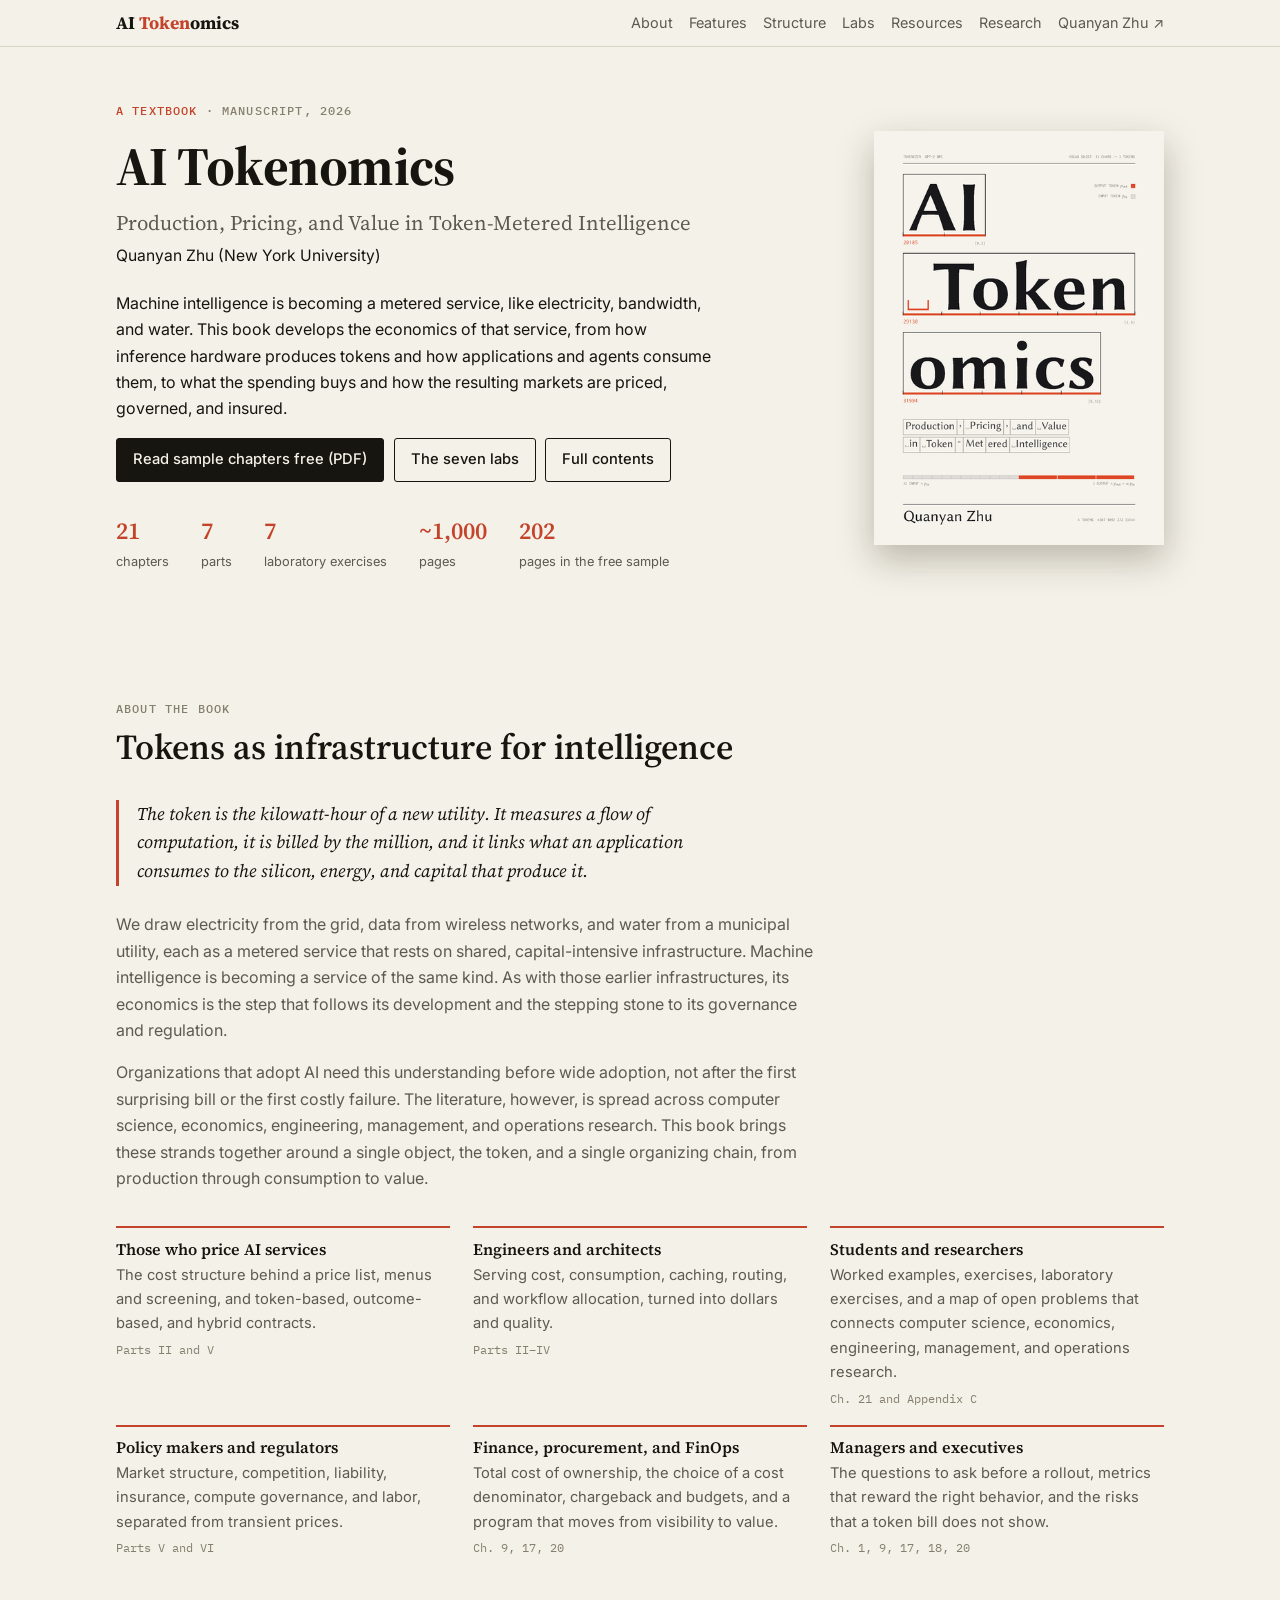
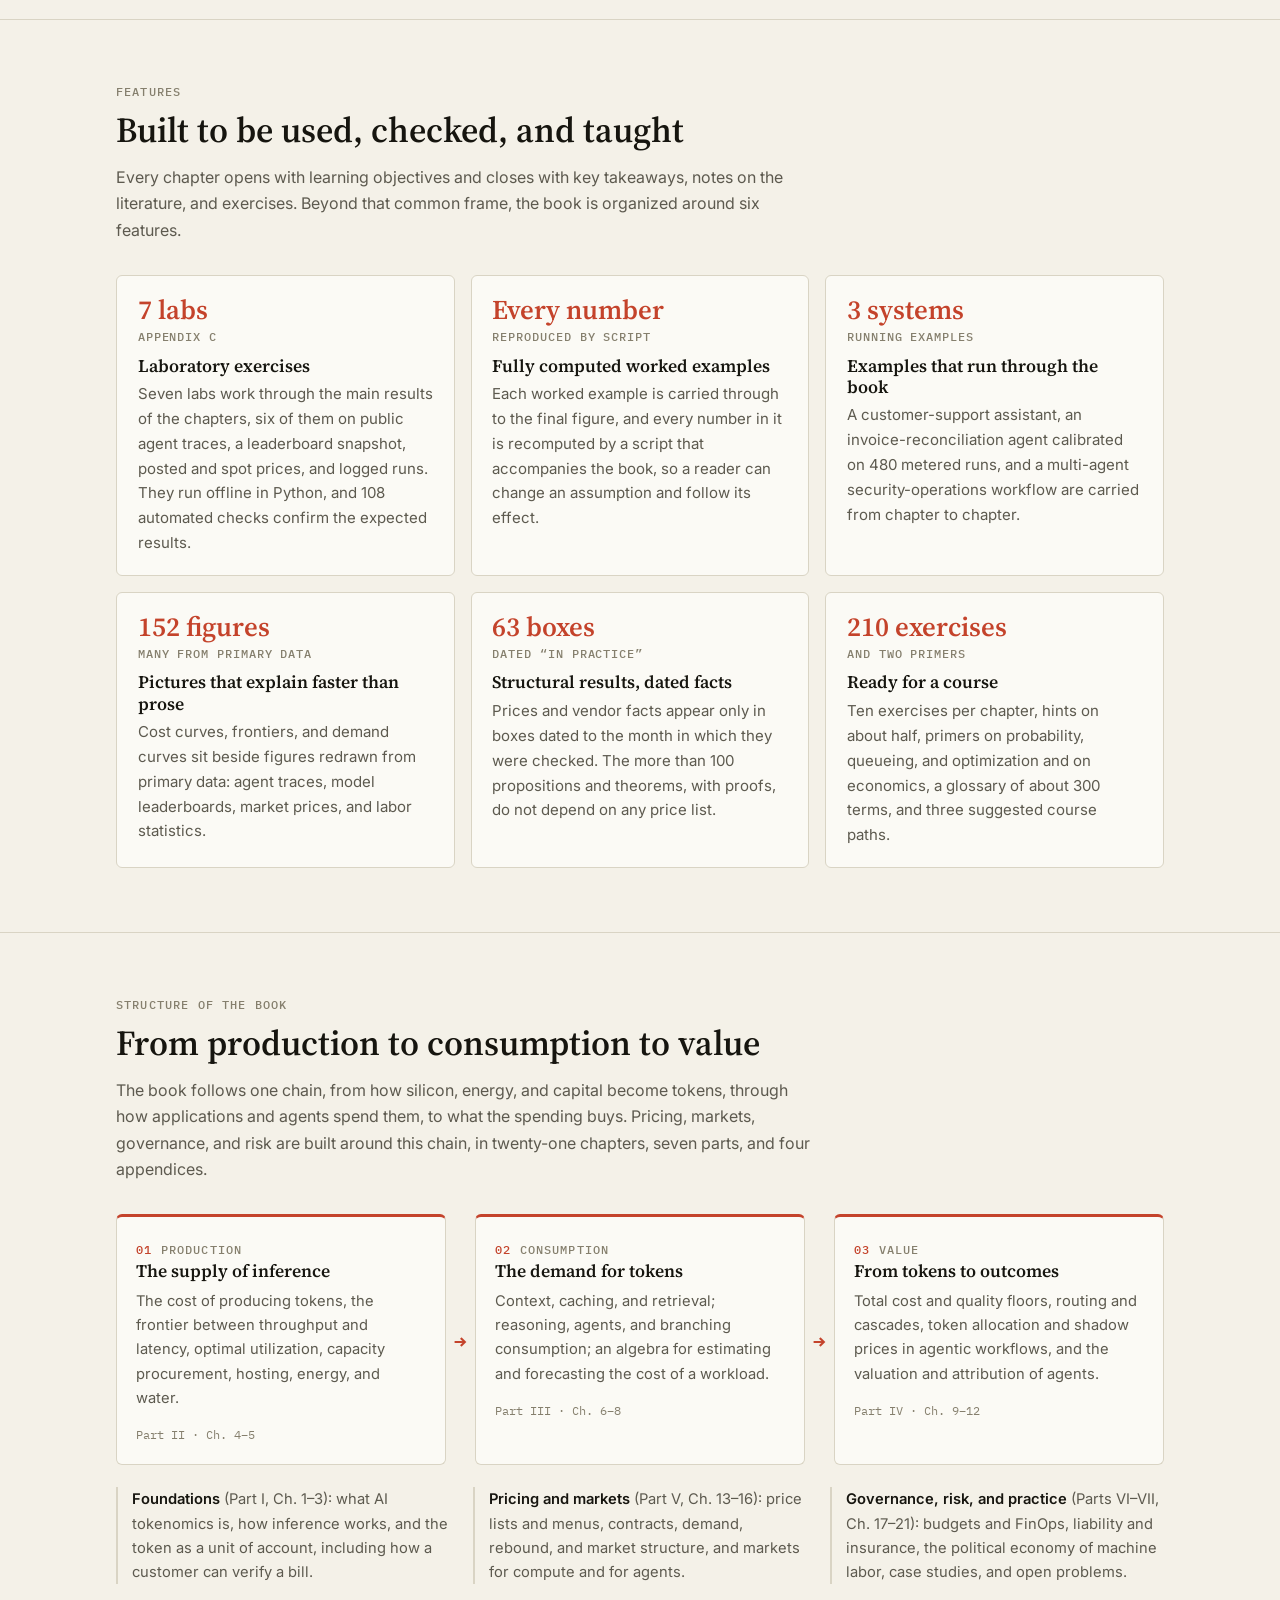
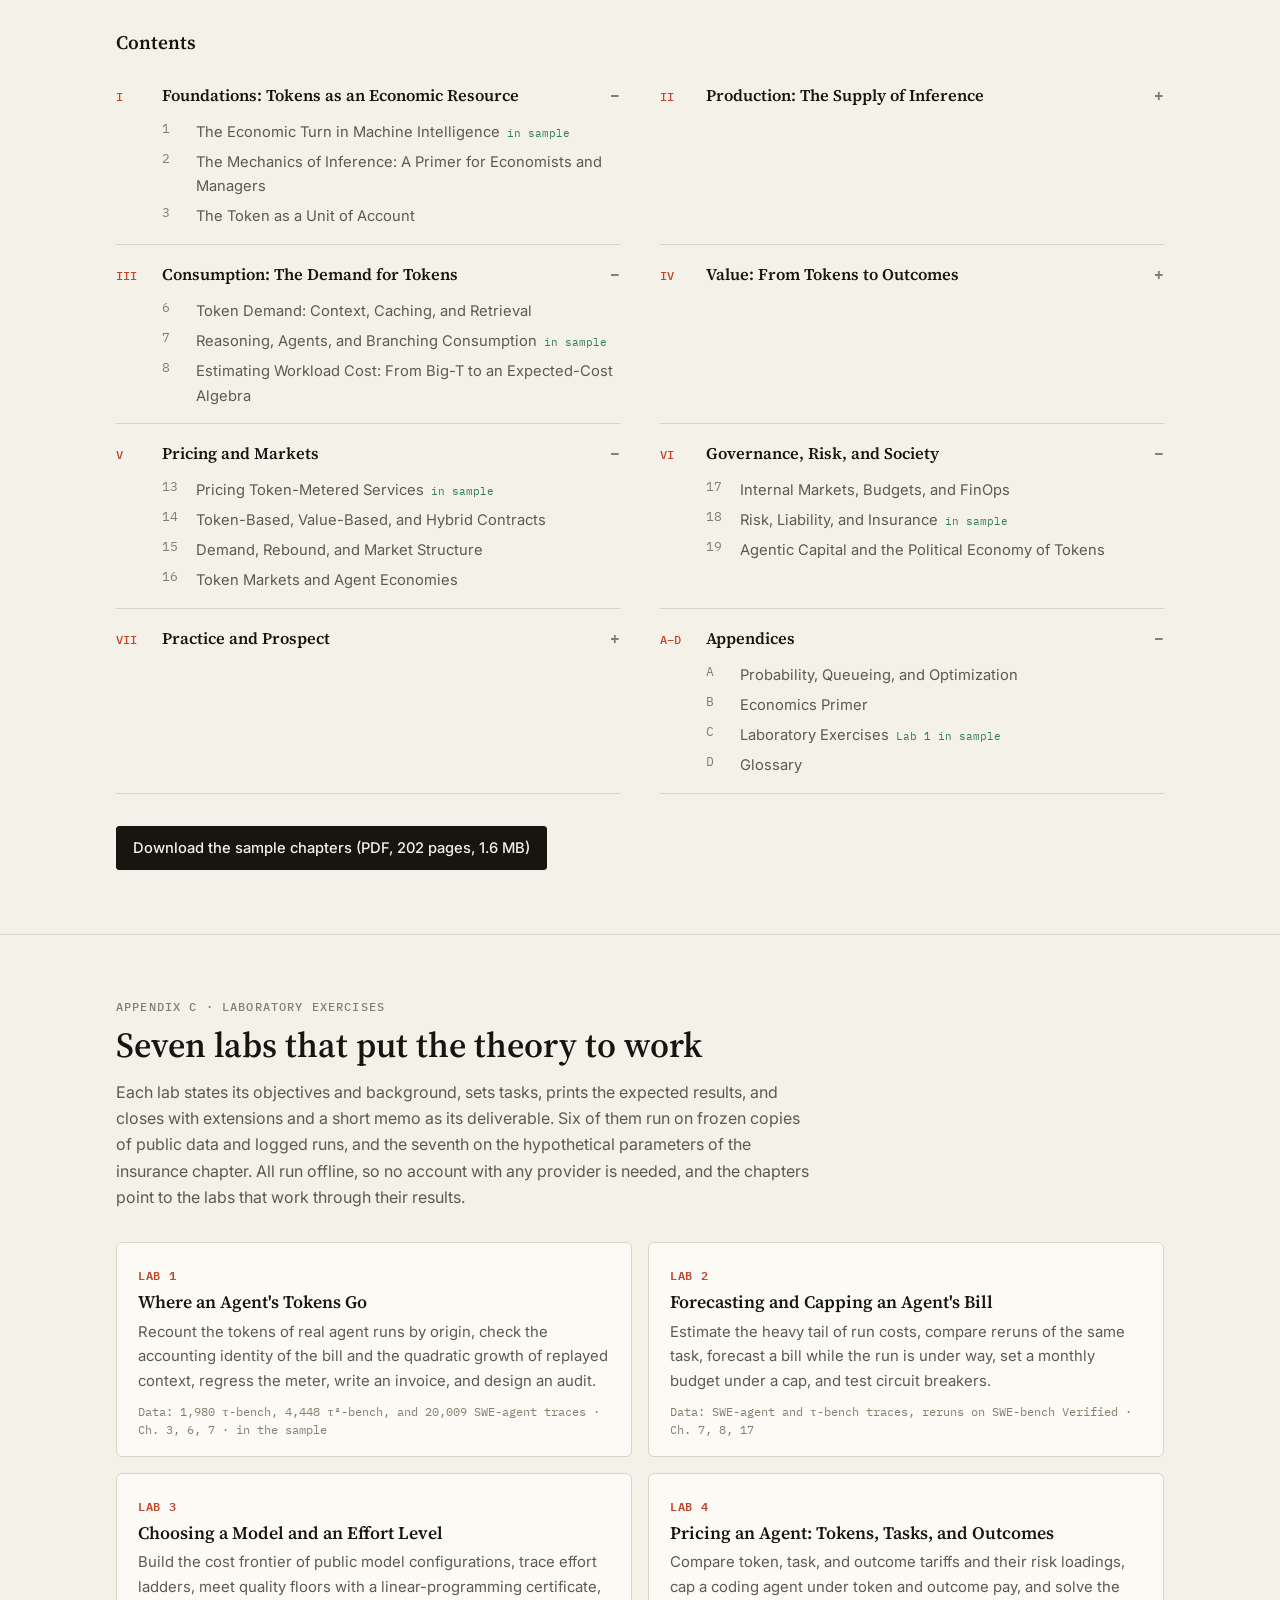
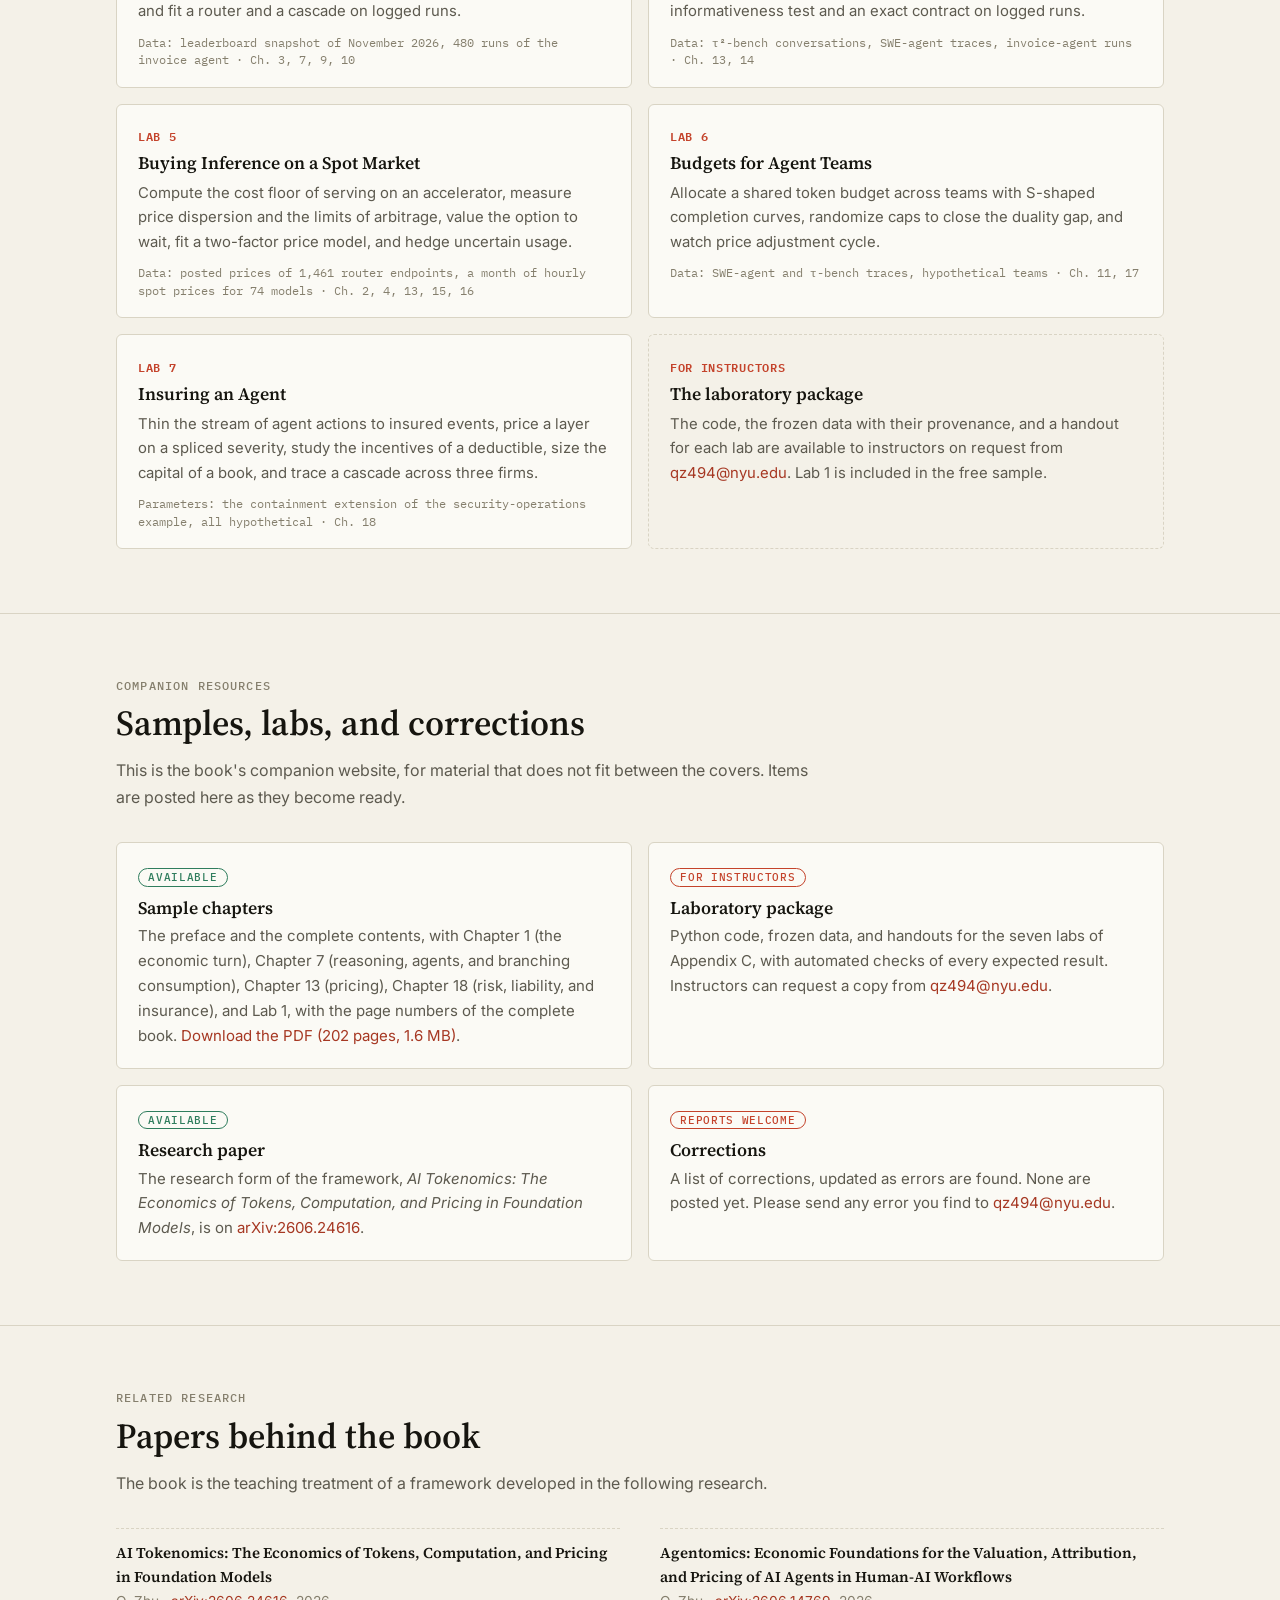
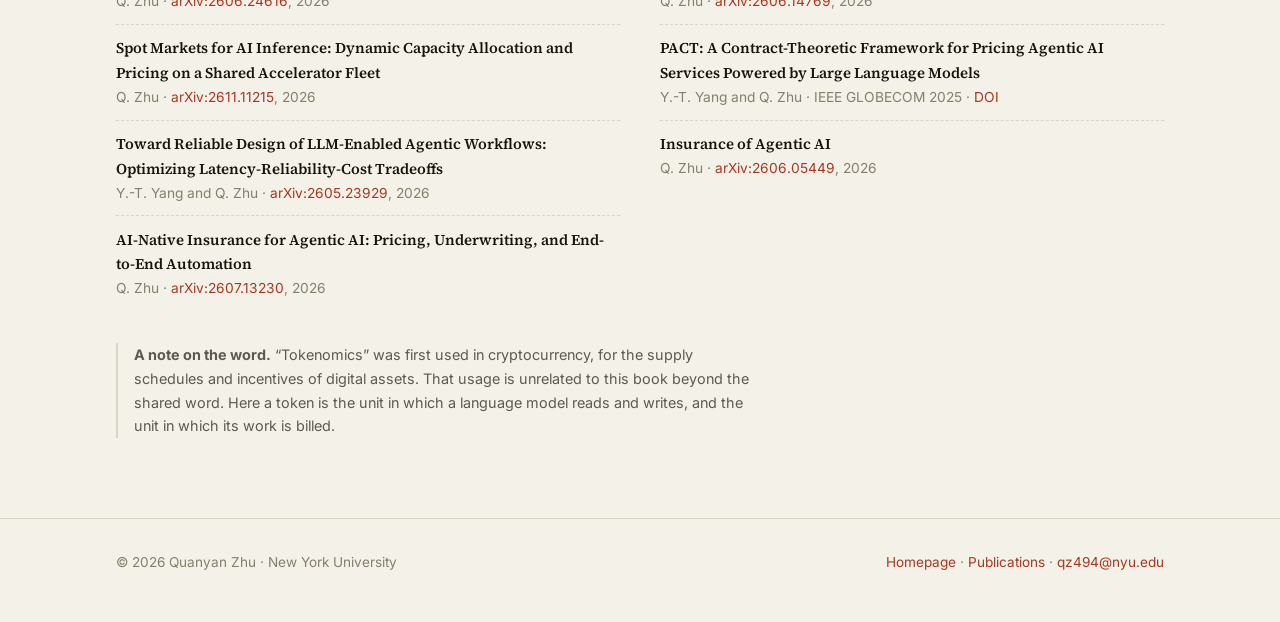
<file: tokenomics/index.html>
<!DOCTYPE html>
<html lang="en">
<head>
  <meta charset="utf-8">
  <meta name="viewport" content="width=device-width, initial-scale=1">
  <title>AI Tokenomics: Production, Pricing, and Value in Token-Metered Intelligence | Quanyan Zhu</title>
  <meta name="description" content="Companion website for AI Tokenomics, a textbook by Quanyan Zhu (NYU) on how tokens are produced, consumed, priced, valued, and governed: contents, the structure of the book, seven laboratory exercises on real data, and free sample chapters.">
  <meta name="author" content="Quanyan Zhu">
  <link rel="canonical" href="https://quanyan8.github.io/tokenomics/">
  <meta property="og:type" content="book">
  <meta property="og:site_name" content="Quanyan Zhu">
  <meta property="og:title" content="AI Tokenomics: Production, Pricing, and Value in Token-Metered Intelligence">
  <meta property="og:description" content="A textbook on the economics of the token, with seven laboratory exercises on real agent traces and market data. Free sample chapters.">
  <meta property="og:url" content="https://quanyan8.github.io/tokenomics/">
  <meta property="og:image" content="https://quanyan8.github.io/assets/books/ai-tokenomics-cover.png">
  <meta name="twitter:card" content="summary_large_image">
  <link rel="icon" href="data:image/svg+xml,%3Csvg xmlns='http://www.w3.org/2000/svg' viewBox='0 0 32 32'%3E%3Crect width='32' height='32' fill='%23f4f1e8'/%3E%3Crect x='4' y='6' width='24' height='17' fill='none' stroke='%2316150f' stroke-width='2'/%3E%3Crect x='4' y='24' width='24' height='3' fill='%23c4432b'/%3E%3C/svg%3E">
  <link rel="preconnect" href="https://fonts.googleapis.com">
  <link rel="preconnect" href="https://fonts.gstatic.com" crossorigin>
  <link href="https://fonts.googleapis.com/css2?family=Inter:wght@400;500;600&family=Source+Serif+4:ital,opsz,wght@0,8..60,400;0,8..60,600;0,8..60,700;1,8..60,400&family=IBM+Plex+Mono:wght@400;500;600&display=swap" rel="stylesheet">
  <link rel="stylesheet" href="style.css">
  <script type="application/ld+json">
  {
    "@context": "https://schema.org",
    "@type": "Book",
    "name": "AI Tokenomics: Production, Pricing, and Value in Token-Metered Intelligence",
    "author": {"@type": "Person", "@id": "https://quanyan8.github.io/#person", "name": "Quanyan Zhu", "url": "https://quanyan8.github.io/"},
    "url": "https://quanyan8.github.io/tokenomics/",
    "image": "https://quanyan8.github.io/assets/books/ai-tokenomics-cover.png",
    "inLanguage": "en",
    "about": ["AI tokenomics", "Economics of large language models", "Inference cost", "Pricing of AI services", "Agentic AI", "Insurance of AI agents"],
    "workExample": {"@type": "Book", "name": "AI Tokenomics: sample chapters", "url": "https://quanyan8.github.io/assets/books/ai-tokenomics-sample.pdf", "bookFormat": "https://schema.org/EBook", "isAccessibleForFree": true}
  }
  </script>
</head>
<body>
  <nav class="nav" aria-label="Site"><div class="wrap">
    <a class="brand" href="./">AI <span>Token</span>omics</a>
    <div class="links">
      <a href="#about">About</a>
      <a href="#features">Features</a>
      <a href="#structure">Structure</a>
      <a href="#labs">Labs</a>
      <a href="#resources">Resources</a>
      <a href="#research">Research</a>
      <a href="../">Quanyan Zhu ↗</a>
    </div>
  </div></nav>

  <header class="hero"><div class="wrap grid">
    <div>
      <p class="label"><b>A textbook</b> · Manuscript, 2026</p>
      <h1>AI Tokenomics</h1>
      <p class="sub">Production, Pricing, and Value in Token-Metered Intelligence</p>
      <p class="by">Quanyan Zhu (New York University)</p>
      <p class="lede">Machine intelligence is becoming a metered service, like electricity, bandwidth, and water.
        This book develops the economics of that service, from how inference hardware produces tokens and how
        applications and agents consume them, to what the spending buys and how the resulting markets are priced,
        governed, and insured.</p>
      <div class="btns">
        <a class="btn primary" href="../assets/books/ai-tokenomics-sample.pdf">Read sample chapters free (PDF)</a>
        <a class="btn" href="#labs">The seven labs</a>
        <a class="btn" href="#contents">Full contents</a>
      </div>
      <div class="facts">
        <div><b>21</b><span>chapters</span></div>
        <div><b>7</b><span>parts</span></div>
        <div><b>7</b><span>laboratory exercises</span></div>
        <div><b>~1,000</b><span>pages</span></div>
        <div><b>202</b><span>pages in the free sample</span></div>
      </div>
    </div>
    <a class="cover" href="../assets/books/ai-tokenomics-sample.pdf"><img src="../assets/books/ai-tokenomics-cover.png" alt="Cover of AI Tokenomics by Quanyan Zhu" width="420" height="600"></a>
  </div></header>

  <main>
    <section id="about"><div class="wrap">
      <div class="sec-head">
        <span class="label">About the book</span>
        <h2>Tokens as infrastructure for intelligence</h2>
      </div>
      <p class="pull">The token is the kilowatt-hour of a new utility. It measures a flow of computation, it is billed
        by the million, and it links what an application consumes to the silicon, energy, and capital that produce it.</p>
      <div class="sec-head" style="margin-bottom:2.2rem">
        <p>We draw electricity from the grid, data from wireless networks, and water from a municipal utility, each as a
          metered service that rests on shared, capital-intensive infrastructure. Machine intelligence is becoming a
          service of the same kind. As with those earlier infrastructures, its economics is the step that follows its
          development and the stepping stone to its governance and regulation.</p>
        <p>Organizations that adopt AI need this understanding before wide adoption, not after the first surprising bill
          or the first costly failure. The literature, however, is spread across computer science, economics,
          engineering, management, and operations research. This book brings these strands together around a single
          object, the token, and a single organizing chain, from production through consumption to value.</p>
      </div>
      <div class="community">
        <div><h3>Those who price AI services</h3><p>The cost structure behind a price list, menus and screening, and
          token-based, outcome-based, and hybrid contracts.</p><span class="ch">Parts II and V</span></div>
        <div><h3>Engineers and architects</h3><p>Serving cost, consumption, caching, routing, and workflow allocation,
          turned into dollars and quality.</p><span class="ch">Parts II–IV</span></div>
        <div><h3>Students and researchers</h3><p>Worked examples, exercises, laboratory exercises, and a map of open
          problems that connects computer science, economics, engineering, management, and operations research.</p><span class="ch">Ch. 21 and Appendix C</span></div>
        <div><h3>Policy makers and regulators</h3><p>Market structure, competition, liability, insurance, compute
          governance, and labor, separated from transient prices.</p><span class="ch">Parts V and VI</span></div>
        <div><h3>Finance, procurement, and FinOps</h3><p>Total cost of ownership, the choice of a cost denominator,
          chargeback and budgets, and a program that moves from visibility to value.</p><span class="ch">Ch. 9, 17, 20</span></div>
        <div><h3>Managers and executives</h3><p>The questions to ask before a rollout, metrics that reward the right
          behavior, and the risks that a token bill does not show.</p><span class="ch">Ch. 1, 9, 17, 18, 20</span></div>
      </div>
    </div></section>

    <section id="features"><div class="wrap">
      <div class="sec-head">
        <span class="label">Features</span>
        <h2>Built to be used, checked, and taught</h2>
        <p>Every chapter opens with learning objectives and closes with key takeaways, notes on the literature, and
          exercises. Beyond that common frame, the book is organized around six features.</p>
      </div>
      <div class="features">
        <div class="feat"><span class="k">7 labs</span><span class="u">Appendix C</span><h3>Laboratory exercises</h3>
          <p>Seven labs work through the main results of the chapters, six of them on public agent traces, a leaderboard
            snapshot, posted and spot prices, and logged runs. They run offline in Python, and 108 automated checks
            confirm the expected results.</p></div>
        <div class="feat"><span class="k">Every number</span><span class="u">reproduced by script</span><h3>Fully computed worked examples</h3>
          <p>Each worked example is carried through to the final figure, and every number in it is recomputed by a
            script that accompanies the book, so a reader can change an assumption and follow its effect.</p></div>
        <div class="feat"><span class="k">3 systems</span><span class="u">running examples</span><h3>Examples that run through the book</h3>
          <p>A customer-support assistant, an invoice-reconciliation agent calibrated on 480 metered runs, and a
            multi-agent security-operations workflow are carried from chapter to chapter.</p></div>
        <div class="feat"><span class="k">152 figures</span><span class="u">many from primary data</span><h3>Pictures that explain faster than prose</h3>
          <p>Cost curves, frontiers, and demand curves sit beside figures redrawn from primary data: agent traces, model
            leaderboards, market prices, and labor statistics.</p></div>
        <div class="feat"><span class="k">63 boxes</span><span class="u">dated “In Practice”</span><h3>Structural results, dated facts</h3>
          <p>Prices and vendor facts appear only in boxes dated to the month in which they were checked. The more than
            100 propositions and theorems, with proofs, do not depend on any price list.</p></div>
        <div class="feat"><span class="k">210 exercises</span><span class="u">and two primers</span><h3>Ready for a course</h3>
          <p>Ten exercises per chapter, hints on about half, primers on probability, queueing, and optimization and on
            economics, a glossary of about 300 terms, and three suggested course paths.</p></div>
      </div>
    </div></section>

    <section id="structure"><div class="wrap">
      <div class="sec-head">
        <span class="label">Structure of the book</span>
        <h2>From production to consumption to value</h2>
        <p>The book follows one chain, from how silicon, energy, and capital become tokens, through how applications and
          agents spend them, to what the spending buys. Pricing, markets, governance, and risk are built around this
          chain, in twenty-one chapters, seven parts, and four appendices.</p>
      </div>
      <div class="chain">
        <div class="step">
          <span class="label"><b>01</b> Production</span>
          <h3>The supply of inference</h3>
          <p>The cost of producing tokens, the frontier between throughput and latency, optimal utilization, capacity
            procurement, hosting, energy, and water.</p>
          <span class="parts">Part II · Ch. 4–5</span>
        </div>
        <div class="arrow" aria-hidden="true"><span>→</span></div>
        <div class="step">
          <span class="label"><b>02</b> Consumption</span>
          <h3>The demand for tokens</h3>
          <p>Context, caching, and retrieval; reasoning, agents, and branching consumption; an algebra for estimating and
            forecasting the cost of a workload.</p>
          <span class="parts">Part III · Ch. 6–8</span>
        </div>
        <div class="arrow" aria-hidden="true"><span>→</span></div>
        <div class="step">
          <span class="label"><b>03</b> Value</span>
          <h3>From tokens to outcomes</h3>
          <p>Total cost and quality floors, routing and cascades, token allocation and shadow prices in agentic
            workflows, and the valuation and attribution of agents.</p>
          <span class="parts">Part IV · Ch. 9–12</span>
        </div>
      </div>
      <div class="around">
        <div><b>Foundations</b> (Part I, Ch. 1–3): what AI tokenomics is, how inference works, and the token as a unit
          of account, including how a customer can verify a bill.</div>
        <div><b>Pricing and markets</b> (Part V, Ch. 13–16): price lists and menus, contracts, demand, rebound, and
          market structure, and markets for compute and for agents.</div>
        <div><b>Governance, risk, and practice</b> (Parts VI–VII, Ch. 17–21): budgets and FinOps, liability and
          insurance, the political economy of machine labor, case studies, and open problems.</div>
      </div>

      <h3 class="sub-head" id="contents">Contents</h3>
      <div class="toc">
        <details open><summary><span class="pn">I</span>Foundations: Tokens as an Economic Resource</summary><ol>
          <li><span class="c">1</span><span>The Economic Turn in Machine Intelligence<span class="in-sample">in sample</span></span></li>
          <li><span class="c">2</span><span>The Mechanics of Inference: A Primer for Economists and Managers</span></li>
          <li><span class="c">3</span><span>The Token as a Unit of Account</span></li></ol></details>
        <details><summary><span class="pn">II</span>Production: The Supply of Inference</summary><ol>
          <li><span class="c">4</span><span>The Cost of Producing Tokens</span></li>
          <li><span class="c">5</span><span>Capacity, Hosting, and Energy</span></li></ol></details>
        <details open><summary><span class="pn">III</span>Consumption: The Demand for Tokens</summary><ol>
          <li><span class="c">6</span><span>Token Demand: Context, Caching, and Retrieval</span></li>
          <li><span class="c">7</span><span>Reasoning, Agents, and Branching Consumption<span class="in-sample">in sample</span></span></li>
          <li><span class="c">8</span><span>Estimating Workload Cost: From Big-T to an Expected-Cost Algebra</span></li></ol></details>
        <details><summary><span class="pn">IV</span>Value: From Tokens to Outcomes</summary><ol>
          <li><span class="c">9</span><span>Total Cost, Outcomes, and Value</span></li>
          <li><span class="c">10</span><span>Routing, Cascades, and the Deployment Problem</span></li>
          <li><span class="c">11</span><span>Token Allocation in Agentic Workflows</span></li>
          <li><span class="c">12</span><span>Valuing and Attributing Agents</span></li></ol></details>
        <details open><summary><span class="pn">V</span>Pricing and Markets</summary><ol>
          <li><span class="c">13</span><span>Pricing Token-Metered Services<span class="in-sample">in sample</span></span></li>
          <li><span class="c">14</span><span>Token-Based, Value-Based, and Hybrid Contracts</span></li>
          <li><span class="c">15</span><span>Demand, Rebound, and Market Structure</span></li>
          <li><span class="c">16</span><span>Token Markets and Agent Economies</span></li></ol></details>
        <details open><summary><span class="pn">VI</span>Governance, Risk, and Society</summary><ol>
          <li><span class="c">17</span><span>Internal Markets, Budgets, and FinOps</span></li>
          <li><span class="c">18</span><span>Risk, Liability, and Insurance<span class="in-sample">in sample</span></span></li>
          <li><span class="c">19</span><span>Agentic Capital and the Political Economy of Tokens</span></li></ol></details>
        <details><summary><span class="pn">VII</span>Practice and Prospect</summary><ol>
          <li><span class="c">20</span><span>Case Studies in AI Tokenomics</span></li>
          <li><span class="c">21</span><span>Open Problems and a Research Agenda</span></li></ol></details>
        <details open><summary><span class="pn">A–D</span>Appendices</summary><ol>
          <li><span class="c">A</span><span>Probability, Queueing, and Optimization</span></li>
          <li><span class="c">B</span><span>Economics Primer</span></li>
          <li><span class="c">C</span><span>Laboratory Exercises<span class="in-sample">Lab 1 in sample</span></span></li>
          <li><span class="c">D</span><span>Glossary</span></li></ol></details>
      </div>
      <div class="btns" style="margin-top:2rem"><a class="btn primary" href="../assets/books/ai-tokenomics-sample.pdf">Download the sample chapters (PDF, 202 pages, 1.6 MB)</a></div>
    </div></section>

    <section id="labs"><div class="wrap">
      <div class="sec-head">
        <span class="label">Appendix C · Laboratory exercises</span>
        <h2>Seven labs that put the theory to work</h2>
        <p>Each lab states its objectives and background, sets tasks, prints the expected results, and closes with
          extensions and a short memo as its deliverable. Six of them run on frozen copies of public data and logged runs, and the seventh on the hypothetical
          parameters of the insurance chapter. All run offline, so no account with any provider is needed, and the
          chapters point to the labs that work through their results.</p>
      </div>
      <div class="labs">
        <div class="lab"><span class="tag">Lab 1</span><h3>Where an Agent's Tokens Go</h3>
          <p>Recount the tokens of real agent runs by origin, check the accounting identity of the bill and the quadratic
            growth of replayed context, regress the meter, write an invoice, and design an audit.</p>
          <p class="m">Data: 1,980 τ-bench, 4,448 τ²-bench, and 20,009 SWE-agent traces · Ch. 3, 6, 7 · in the sample</p></div>
        <div class="lab"><span class="tag">Lab 2</span><h3>Forecasting and Capping an Agent's Bill</h3>
          <p>Estimate the heavy tail of run costs, compare reruns of the same task, forecast a bill while the run is
            under way, set a monthly budget under a cap, and test circuit breakers.</p>
          <p class="m">Data: SWE-agent and τ-bench traces, reruns on SWE-bench Verified · Ch. 7, 8, 17</p></div>
        <div class="lab"><span class="tag">Lab 3</span><h3>Choosing a Model and an Effort Level</h3>
          <p>Build the cost frontier of public model configurations, trace effort ladders, meet quality floors with a
            linear-programming certificate, and fit a router and a cascade on logged runs.</p>
          <p class="m">Data: leaderboard snapshot of November 2026, 480 runs of the invoice agent · Ch. 3, 7, 9, 10</p></div>
        <div class="lab"><span class="tag">Lab 4</span><h3>Pricing an Agent: Tokens, Tasks, and Outcomes</h3>
          <p>Compare token, task, and outcome tariffs and their risk loadings, cap a coding agent under token and outcome
            pay, and solve the informativeness test and an exact contract on logged runs.</p>
          <p class="m">Data: τ²-bench conversations, SWE-agent traces, invoice-agent runs · Ch. 13, 14</p></div>
        <div class="lab"><span class="tag">Lab 5</span><h3>Buying Inference on a Spot Market</h3>
          <p>Compute the cost floor of serving on an accelerator, measure price dispersion and the limits of arbitrage,
            value the option to wait, fit a two-factor price model, and hedge uncertain usage.</p>
          <p class="m">Data: posted prices of 1,461 router endpoints, a month of hourly spot prices for 74 models · Ch. 2, 4, 13, 15, 16</p></div>
        <div class="lab"><span class="tag">Lab 6</span><h3>Budgets for Agent Teams</h3>
          <p>Allocate a shared token budget across teams with S-shaped completion curves, randomize caps to close the
            duality gap, and watch price adjustment cycle.</p>
          <p class="m">Data: SWE-agent and τ-bench traces, hypothetical teams · Ch. 11, 17</p></div>
        <div class="lab"><span class="tag">Lab 7</span><h3>Insuring an Agent</h3>
          <p>Thin the stream of agent actions to insured events, price a layer on a spliced severity, study the
            incentives of a deductible, size the capital of a book, and trace a cascade across three firms.</p>
          <p class="m">Parameters: the containment extension of the security-operations example, all hypothetical · Ch. 18</p></div>
        <div class="lab note"><span class="tag">For instructors</span><h3>The laboratory package</h3>
          <p>The code, the frozen data with their provenance, and a handout for each lab are available to instructors on
            request from <a href="mailto:qz494@nyu.edu">qz494@nyu.edu</a>. Lab 1 is included in the free sample.</p></div>
      </div>
    </div></section>

    <section id="resources"><div class="wrap">
      <div class="sec-head">
        <span class="label">Companion resources</span>
        <h2>Samples, labs, and corrections</h2>
        <p>This is the book's companion website, for material that does not fit between the covers. Items are posted
          here as they become ready.</p>
      </div>
      <div class="resources">
        <div class="res">
          <span class="status ready">Available</span>
          <h3>Sample chapters</h3>
          <p>The preface and the complete contents, with Chapter 1 (the economic turn), Chapter 7 (reasoning, agents, and
            branching consumption), Chapter 13 (pricing), Chapter 18 (risk, liability, and insurance), and Lab 1, with
            the page numbers of the complete book.
            <a href="../assets/books/ai-tokenomics-sample.pdf">Download the PDF (202 pages, 1.6 MB)</a>.</p>
        </div>
        <div class="res">
          <span class="status open">For instructors</span>
          <h3>Laboratory package</h3>
          <p>Python code, frozen data, and handouts for the seven labs of Appendix C, with automated checks of every
            expected result. Instructors can request a copy from <a href="mailto:qz494@nyu.edu">qz494@nyu.edu</a>.</p>
        </div>
        <div class="res">
          <span class="status ready">Available</span>
          <h3>Research paper</h3>
          <p>The research form of the framework, <em>AI Tokenomics: The Economics of Tokens, Computation, and Pricing in
            Foundation Models</em>, is on <a href="https://arxiv.org/abs/2606.24616">arXiv:2606.24616</a>.</p>
        </div>
        <div class="res">
          <span class="status open">Reports welcome</span>
          <h3>Corrections</h3>
          <p>A list of corrections, updated as errors are found. None are posted yet. Please send any error you find to
            <a href="mailto:qz494@nyu.edu">qz494@nyu.edu</a>.</p>
        </div>
      </div>
    </div></section>

    <section id="research"><div class="wrap">
      <div class="sec-head">
        <span class="label">Related research</span>
        <h2>Papers behind the book</h2>
        <p>The book is the teaching treatment of a framework developed in the following research.</p>
      </div>
      <ul class="papers">
        <li><div class="t">AI Tokenomics: The Economics of Tokens, Computation, and Pricing in Foundation Models</div><div class="m">Q. Zhu · <a href="https://arxiv.org/abs/2606.24616">arXiv:2606.24616</a>, 2026</div></li>
        <li><div class="t">Agentomics: Economic Foundations for the Valuation, Attribution, and Pricing of AI Agents in Human-AI Workflows</div><div class="m">Q. Zhu · <a href="https://arxiv.org/abs/2606.14769">arXiv:2606.14769</a>, 2026</div></li>
        <li><div class="t">Spot Markets for AI Inference: Dynamic Capacity Allocation and Pricing on a Shared Accelerator Fleet</div><div class="m">Q. Zhu · <a href="https://arxiv.org/abs/2611.11215">arXiv:2611.11215</a>, 2026</div></li>
        <li><div class="t">PACT: A Contract-Theoretic Framework for Pricing Agentic AI Services Powered by Large Language Models</div><div class="m">Y.-T. Yang and Q. Zhu · IEEE GLOBECOM 2025 · <a href="https://doi.org/10.1109/globecom59602.2025.11431824">DOI</a></div></li>
        <li><div class="t">Toward Reliable Design of LLM-Enabled Agentic Workflows: Optimizing Latency-Reliability-Cost Tradeoffs</div><div class="m">Y.-T. Yang and Q. Zhu · <a href="https://arxiv.org/abs/2605.23929">arXiv:2605.23929</a>, 2026</div></li>
        <li><div class="t">Insurance of Agentic AI</div><div class="m">Q. Zhu · <a href="https://arxiv.org/abs/2606.05449">arXiv:2606.05449</a>, 2026</div></li>
        <li><div class="t">AI-Native Insurance for Agentic AI: Pricing, Underwriting, and End-to-End Automation</div><div class="m">Q. Zhu · <a href="https://arxiv.org/abs/2607.13230">arXiv:2607.13230</a>, 2026</div></li>
      </ul>
      <p class="aside"><strong>A note on the word.</strong> “Tokenomics” was first used in cryptocurrency, for the supply
        schedules and incentives of digital assets. That usage is unrelated to this book beyond the shared word. Here a
        token is the unit in which a language model reads and writes, and the unit in which its work is billed.</p>
    </div></section>
  </main>

  <footer><div class="wrap">
    <span>© 2026 Quanyan Zhu · New York University</span>
    <span><a href="../">Homepage</a> · <a href="../publications.html">Publications</a> · <a href="mailto:qz494@nyu.edu">qz494@nyu.edu</a></span>
  </div></footer>
</body>
</html>
</file>
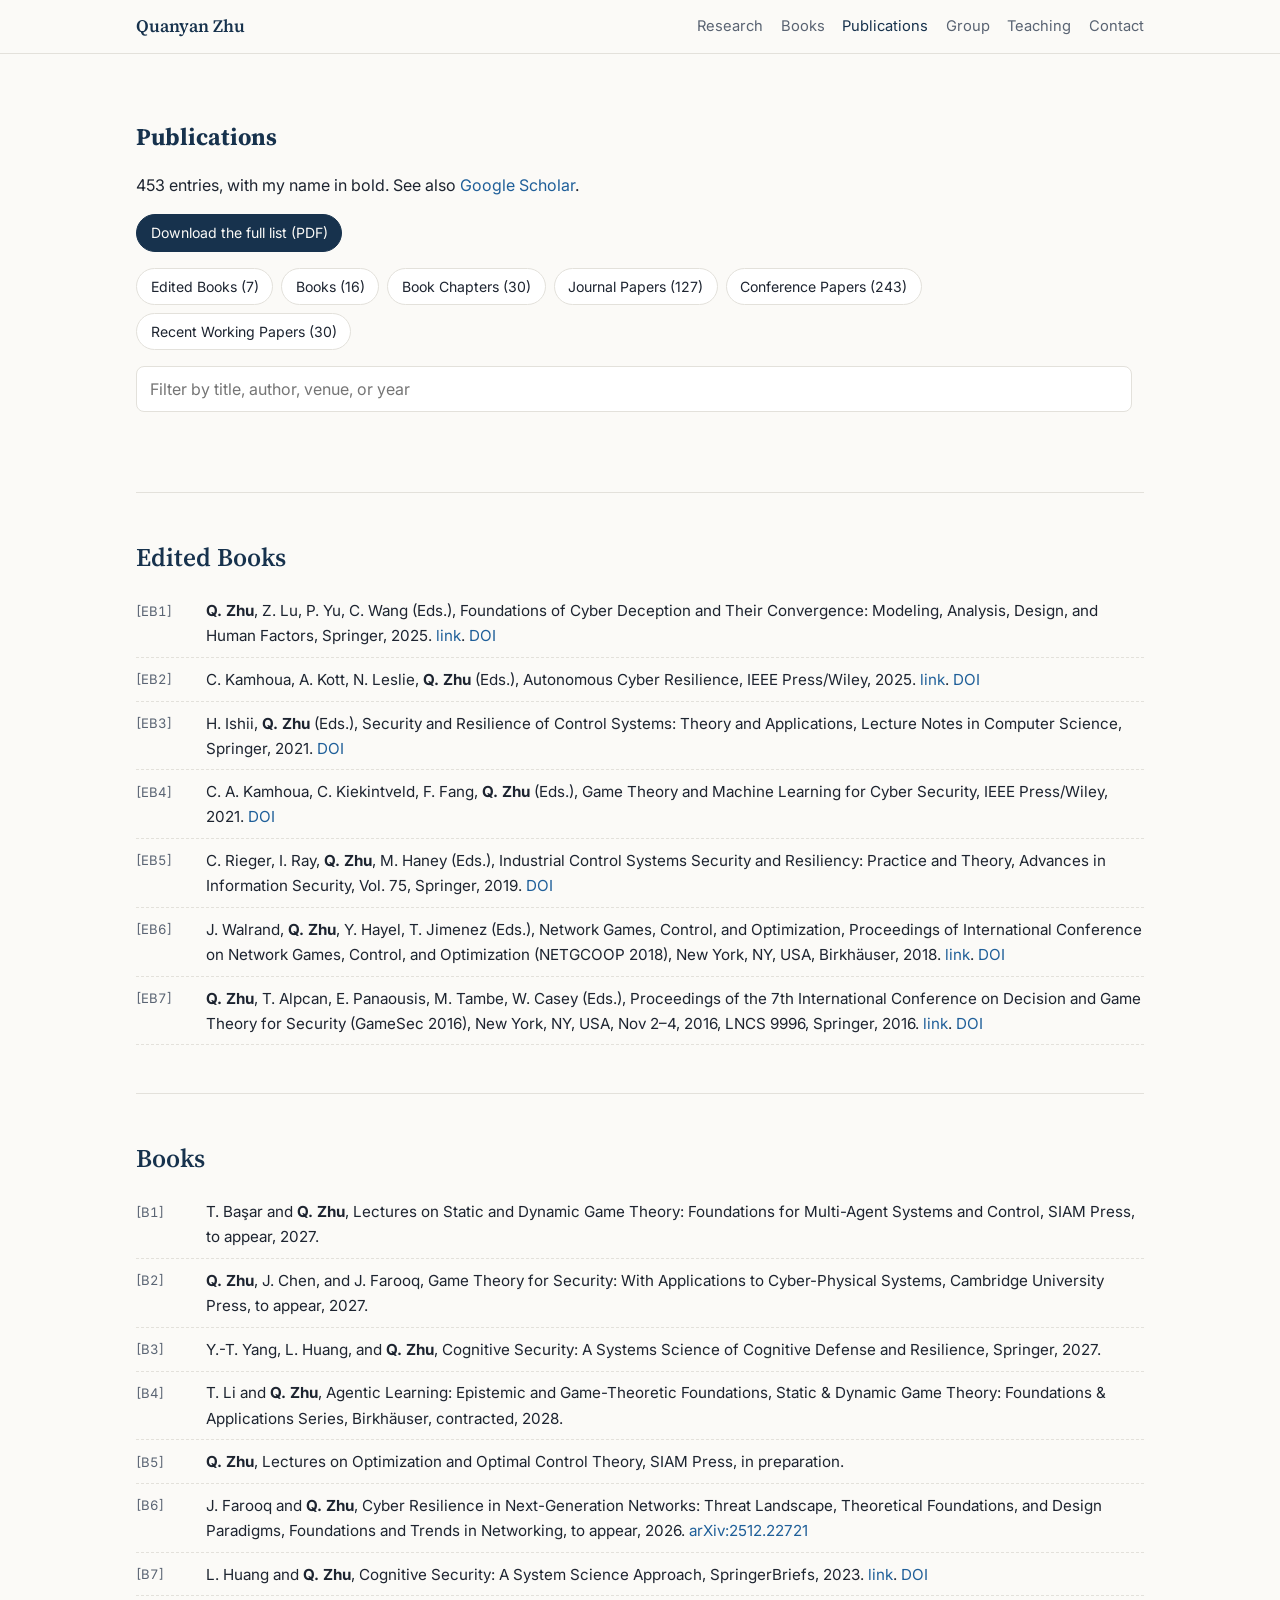
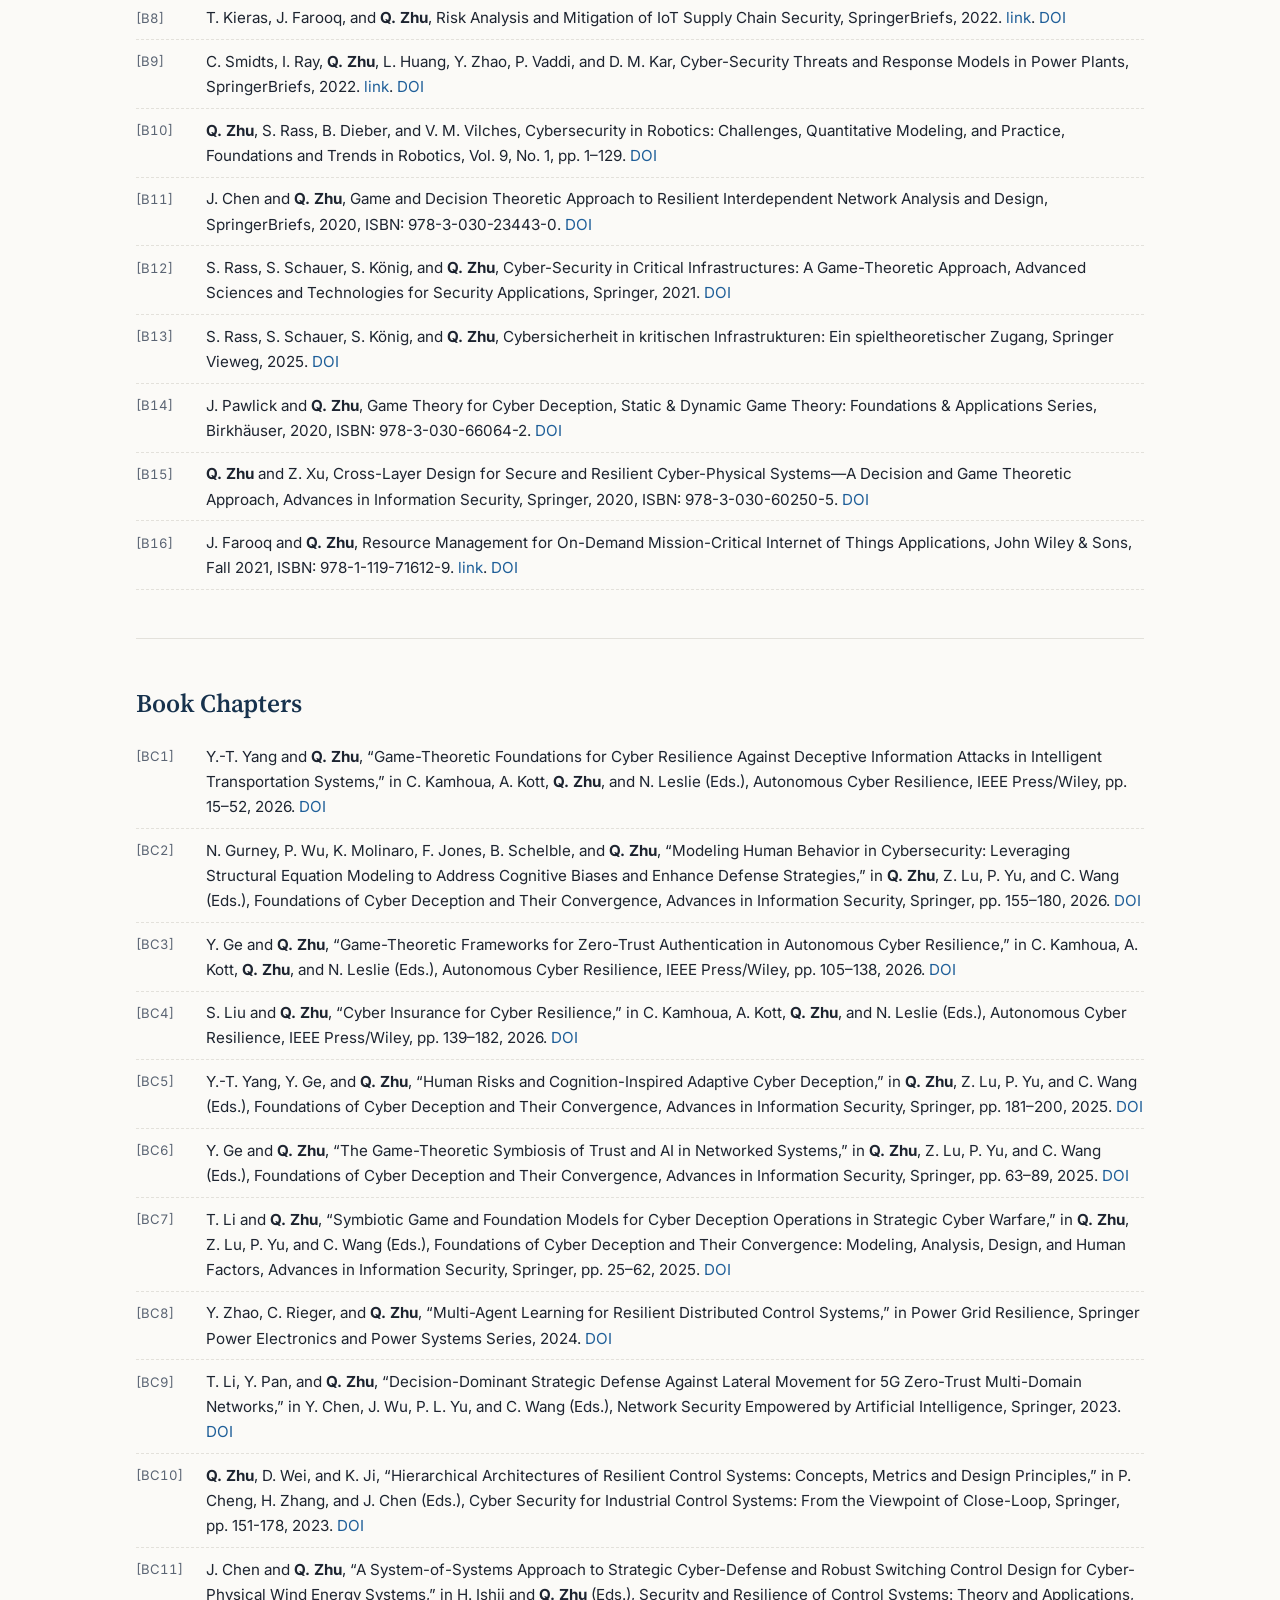
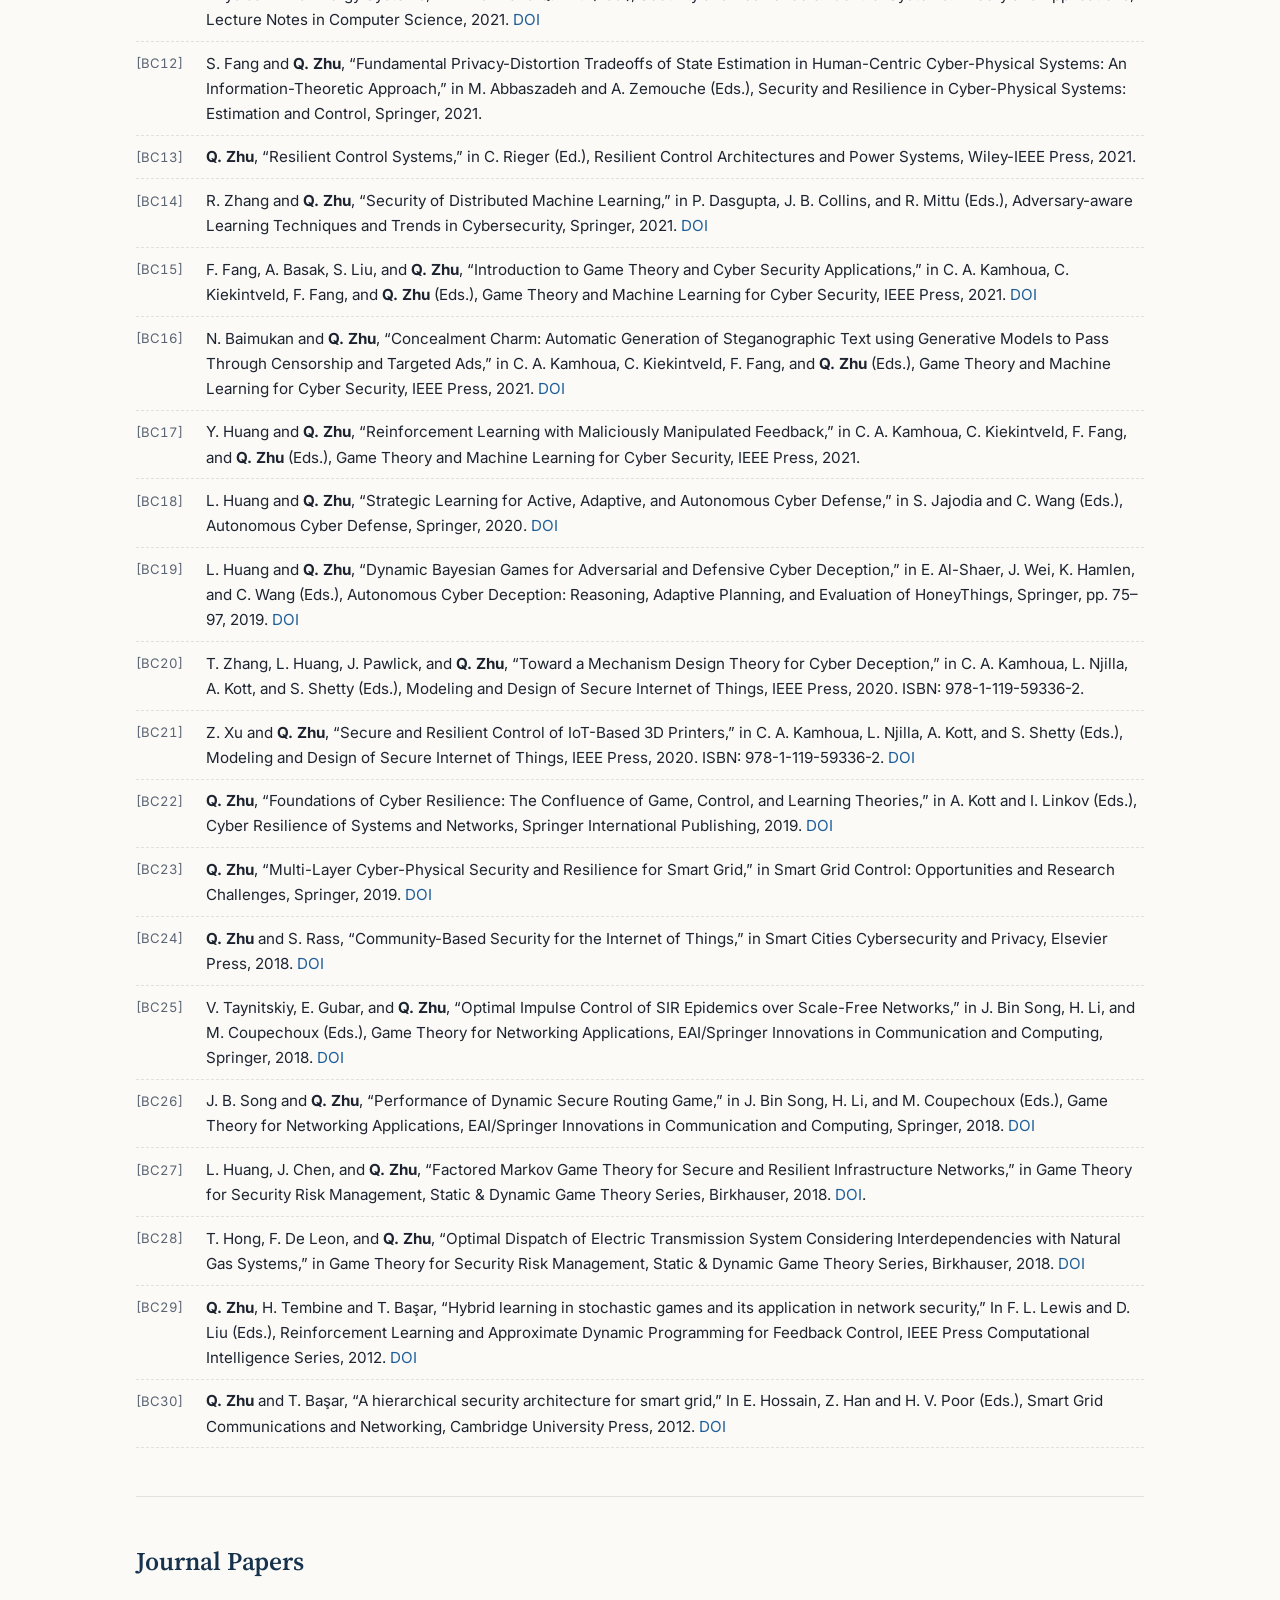
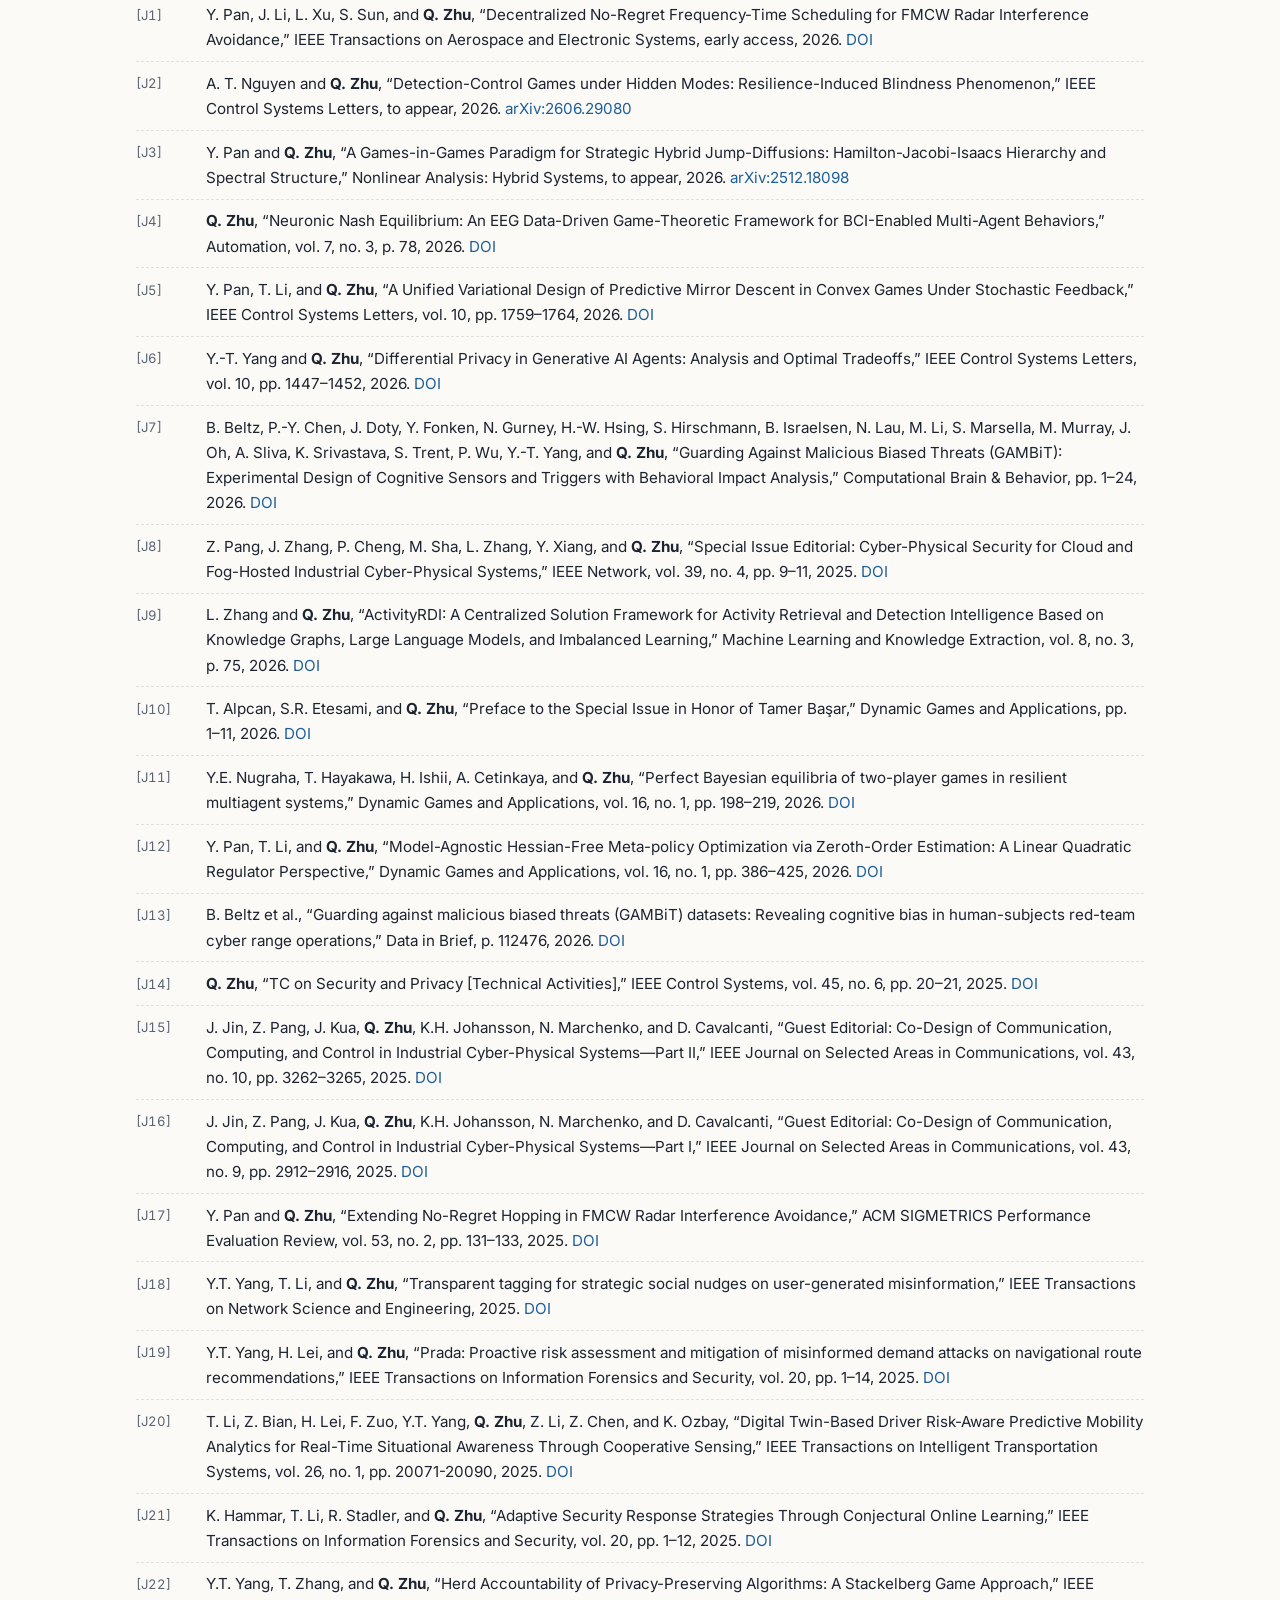
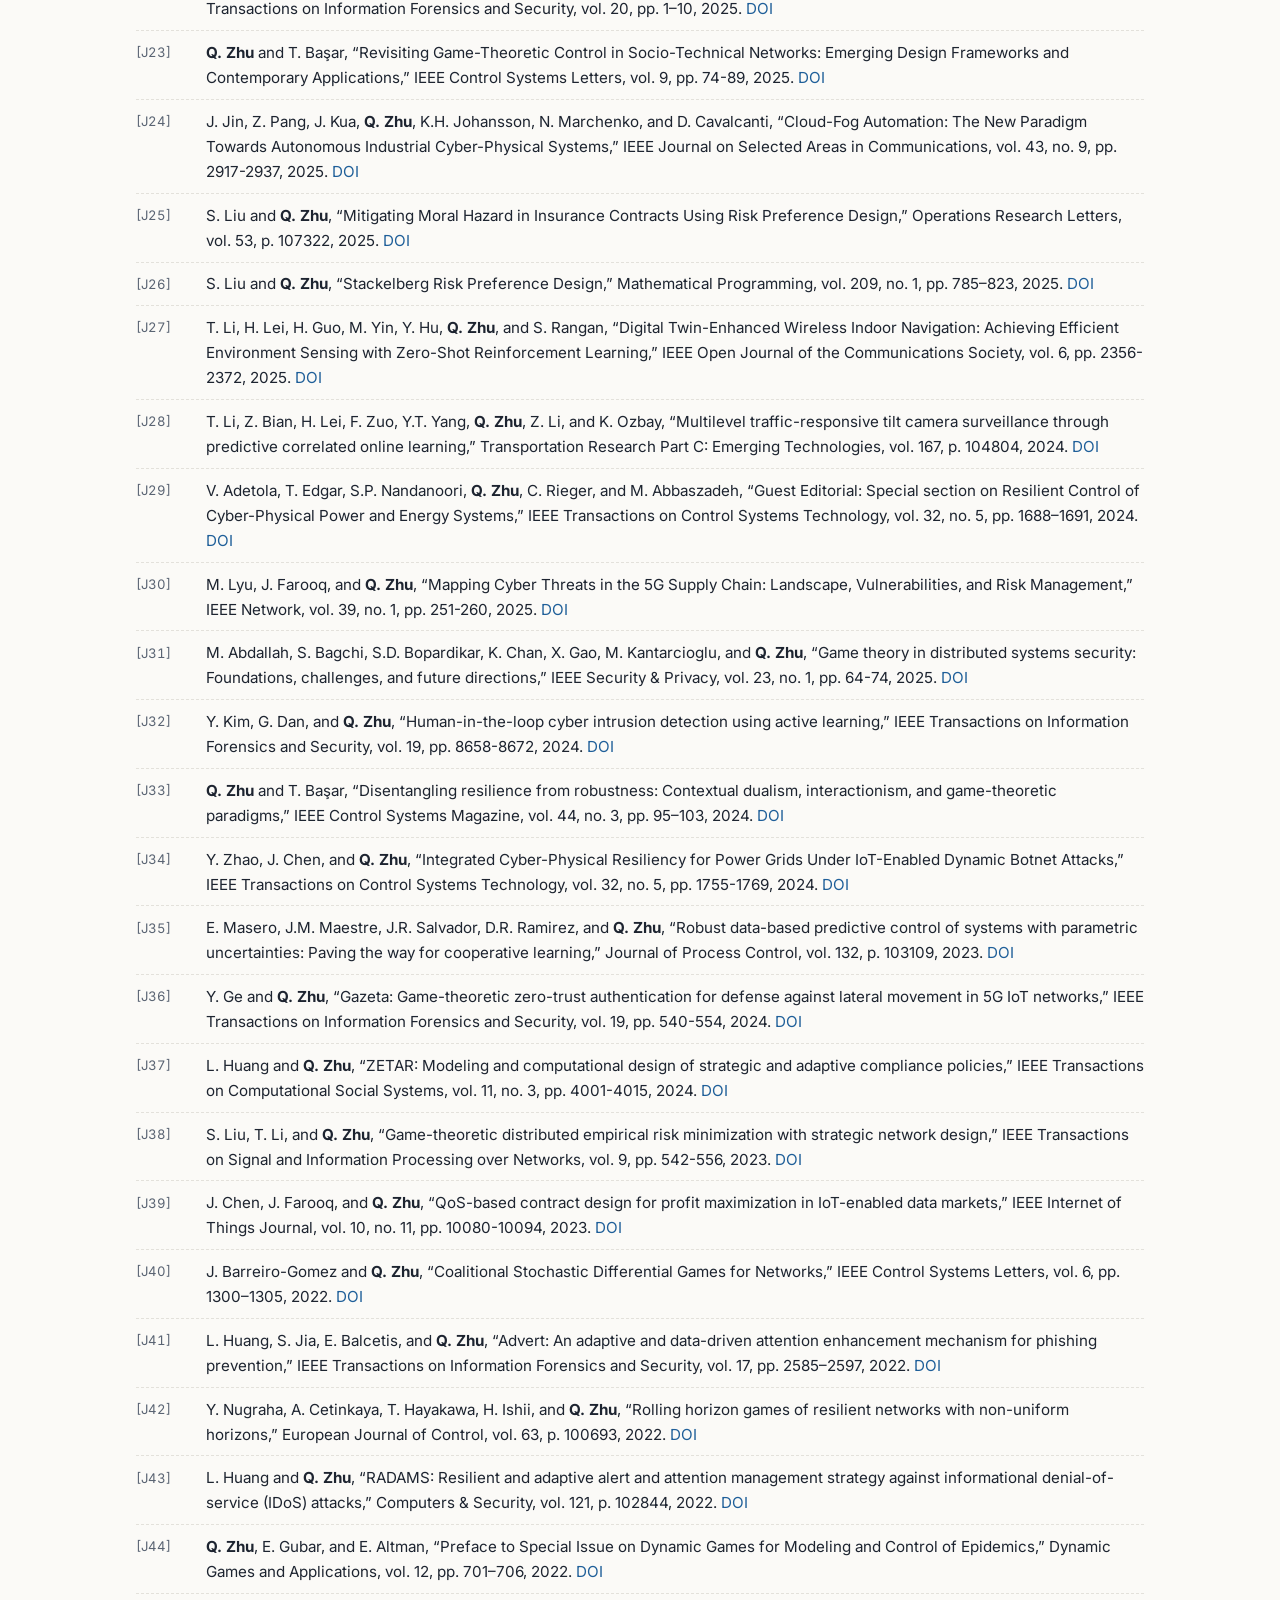
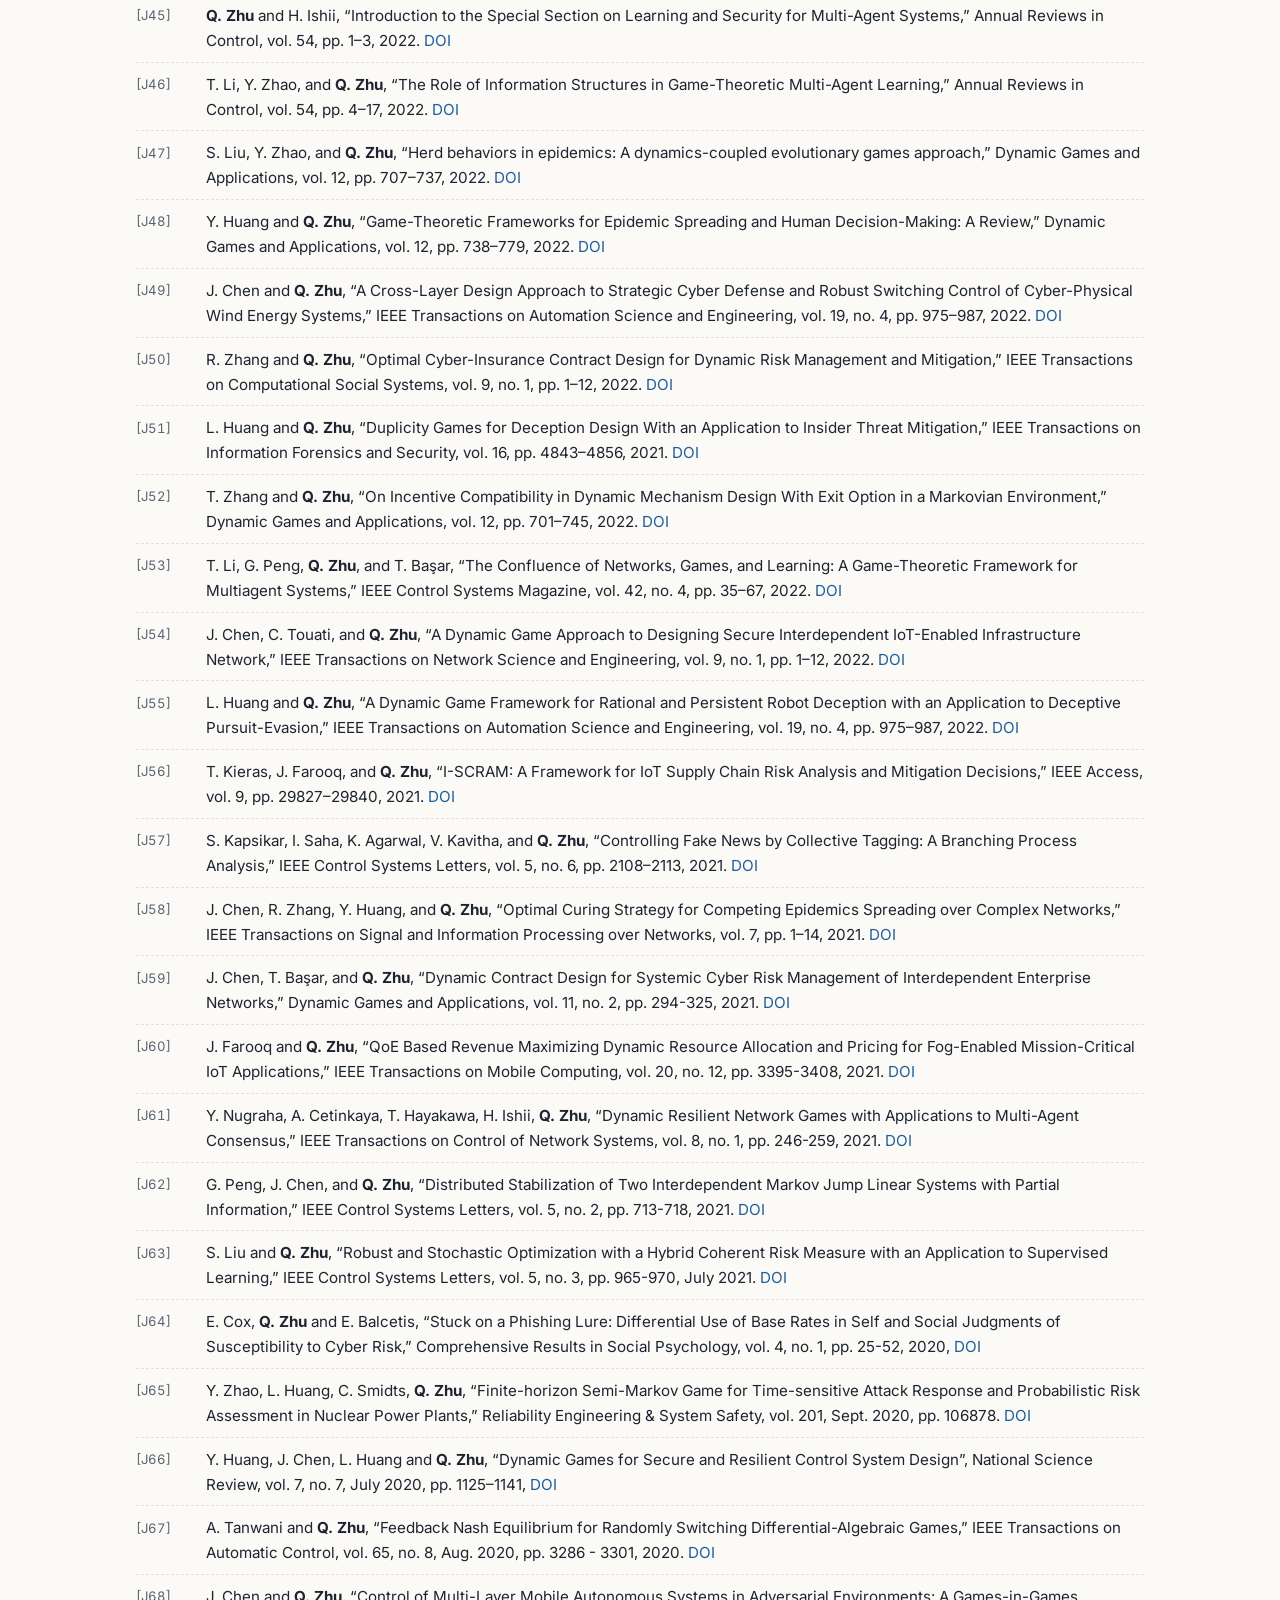
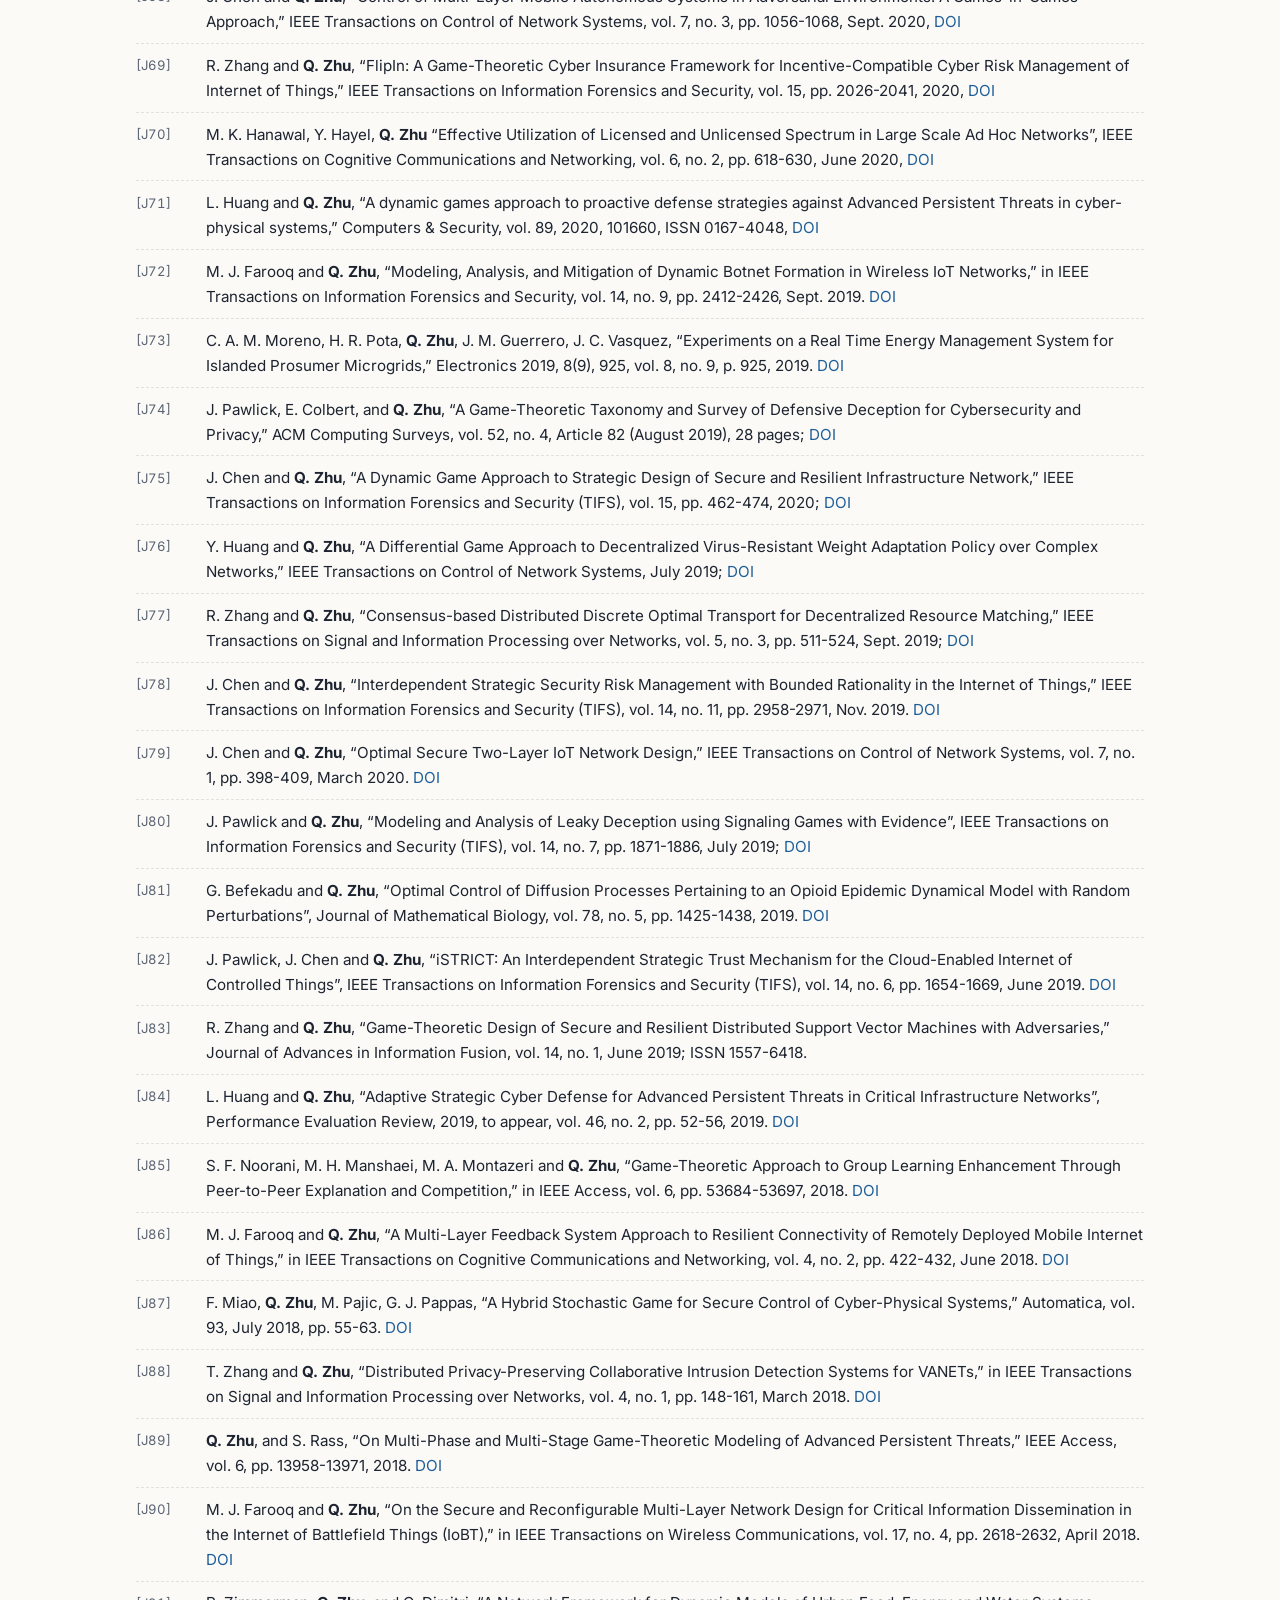
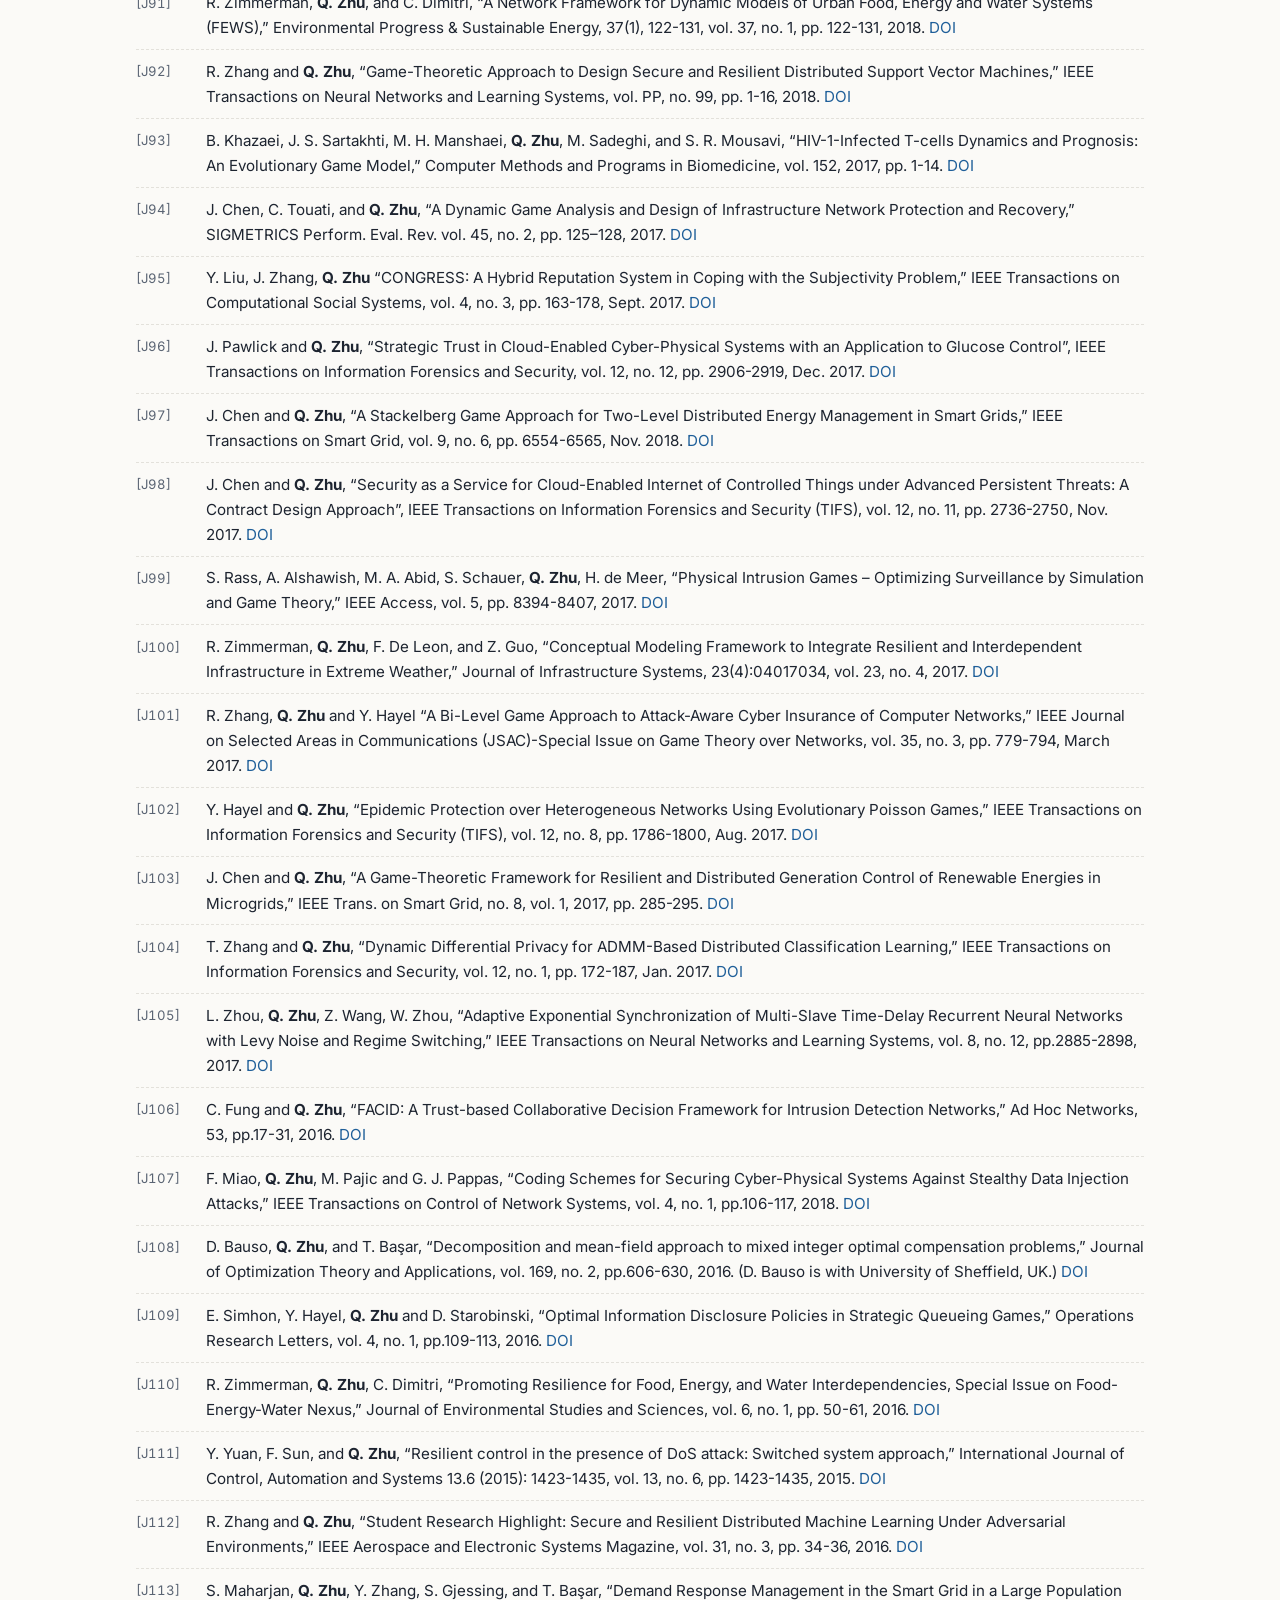
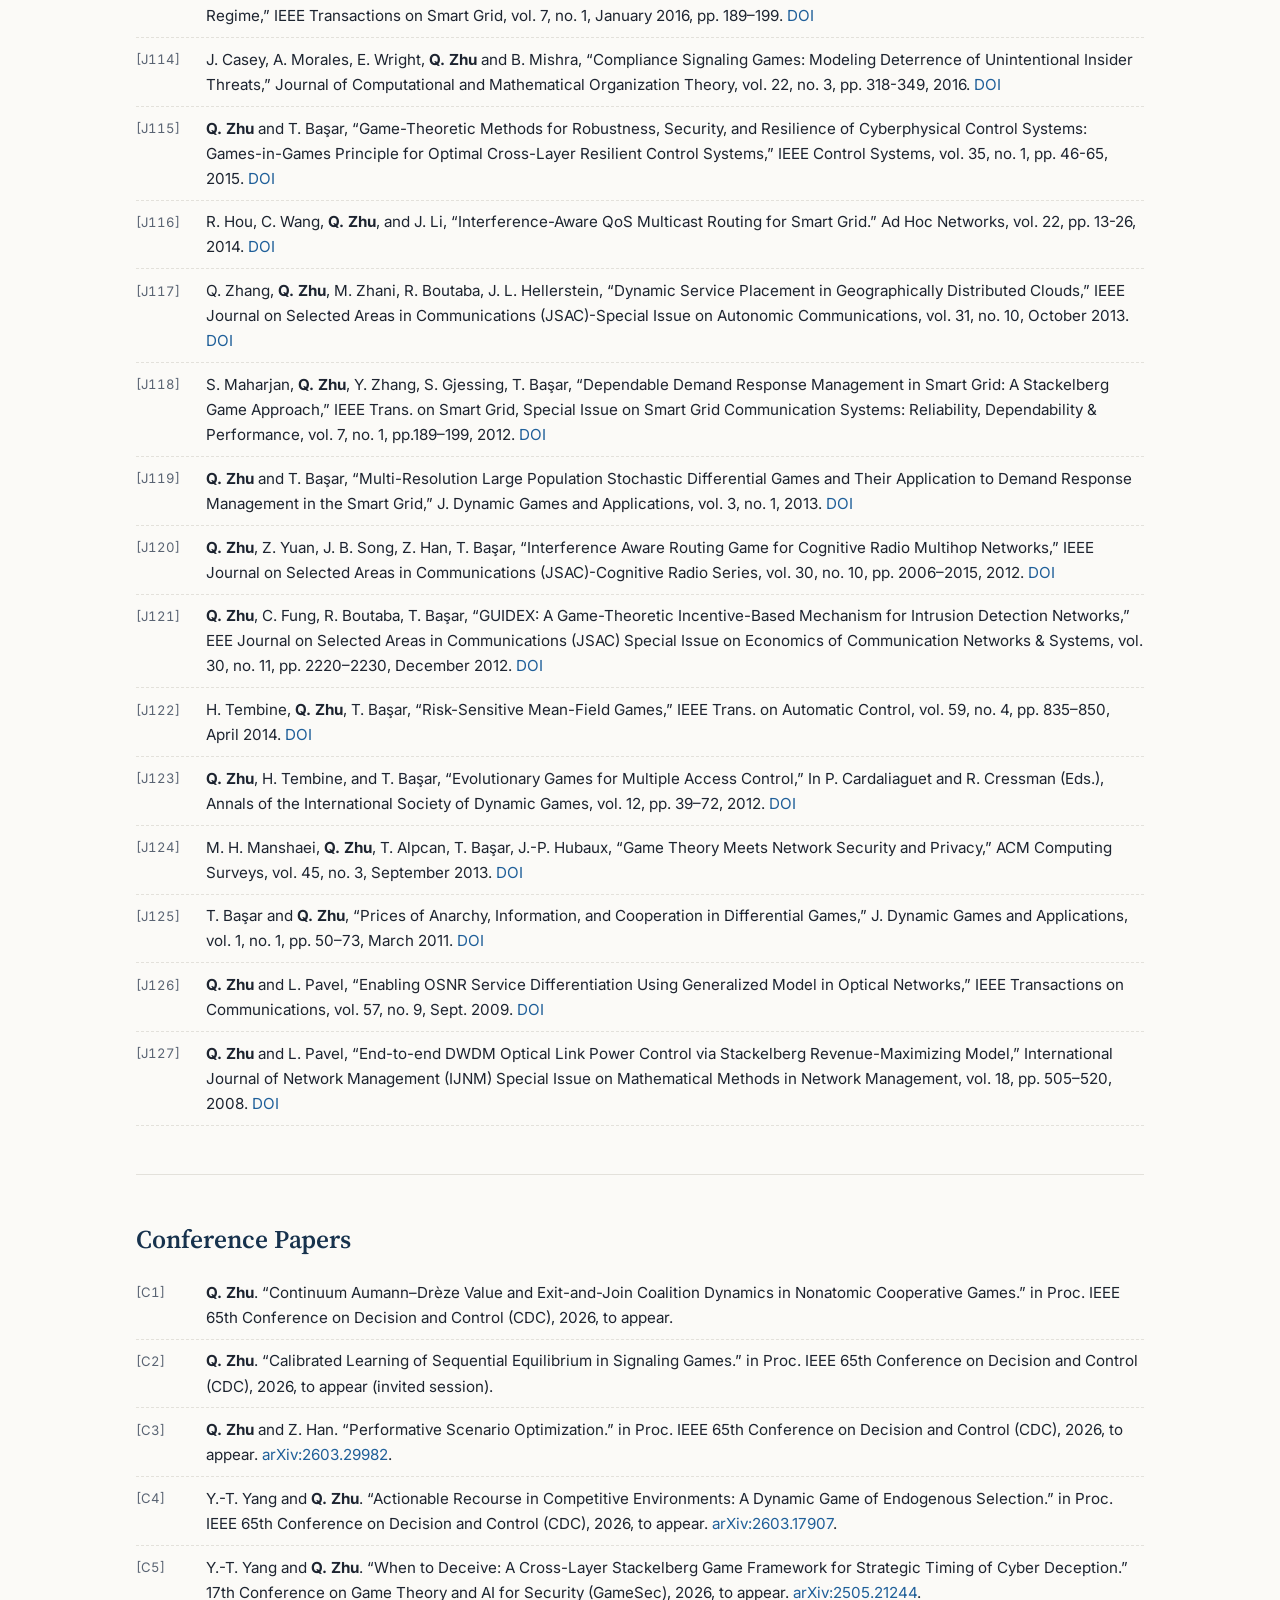
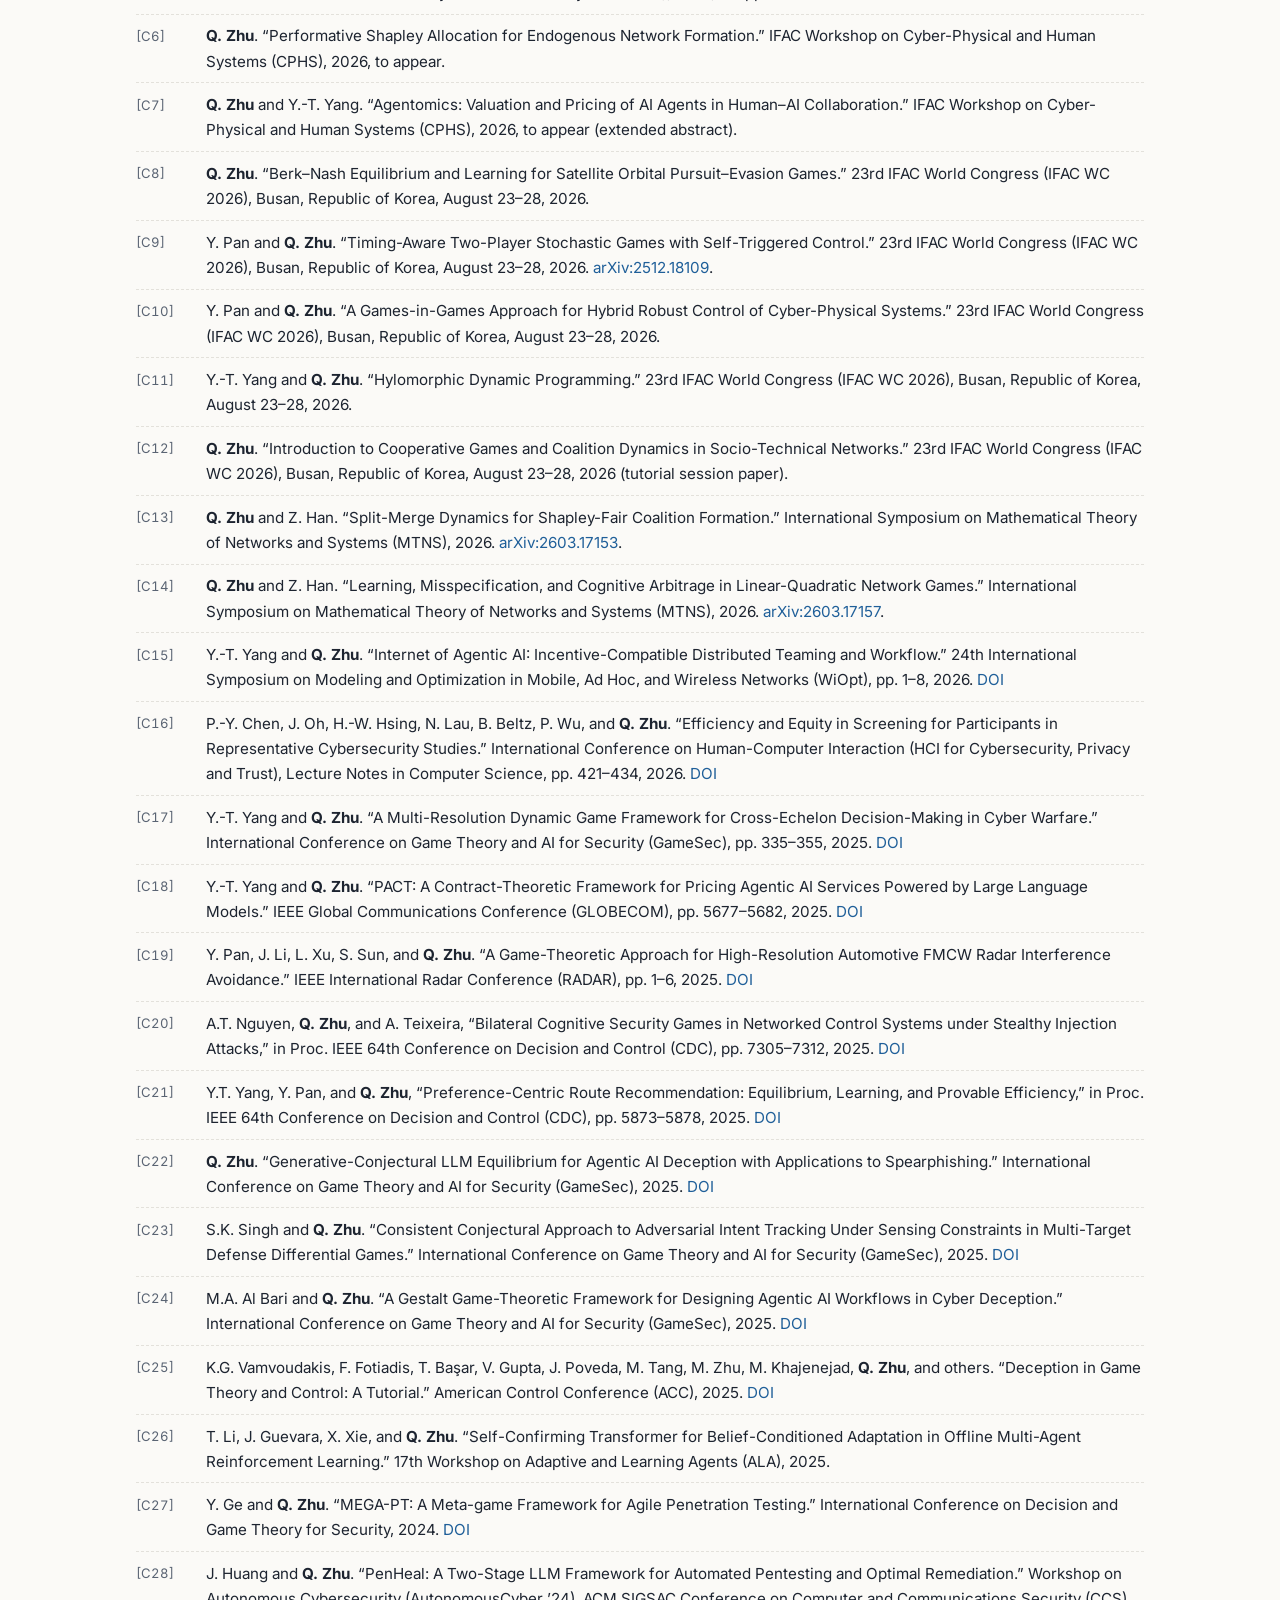
<file: publications.html>
<!DOCTYPE html>
<html lang="en">
<head>
  <meta charset="utf-8">
  <meta name="viewport" content="width=device-width, initial-scale=1">
  <title>Publications – Quanyan Zhu, NYU | Game Theory, Agentic AI, Cybersecurity</title>
  <meta name="description" content="Complete, searchable list of 453 publications by Quanyan Zhu (NYU): books, book chapters, journal and conference papers, and working papers on game theory, agentic AI, multi-agent learning, cybersecurity, and cyber-physical systems.">
  <meta name="author" content="Quanyan Zhu">
  <link rel="canonical" href="https://quanyan8.github.io/publications.html">
  <meta property="og:type" content="website">
  <meta property="og:site_name" content="Quanyan Zhu">
  <meta property="og:title" content="Publications – Quanyan Zhu, NYU">
  <meta property="og:description" content="Complete, searchable list of 453 publications by Quanyan Zhu (NYU).">
  <meta property="og:url" content="https://quanyan8.github.io/publications.html">
  <meta property="og:image" content="https://quanyan8.github.io/assets/photo.jpg">
  <meta name="twitter:card" content="summary">
  <script type="application/ld+json">
  {"@context": "https://schema.org", "@type": "CollectionPage", "name": "Publications of Quanyan Zhu",
    "url": "https://quanyan8.github.io/publications.html",
    "about": {"@id": "https://quanyan8.github.io/#person"},
    "author": {"@type": "Person", "@id": "https://quanyan8.github.io/#person", "name": "Quanyan Zhu", "url": "https://quanyan8.github.io/"}}
  </script>
  <link rel="preconnect" href="https://fonts.googleapis.com">
  <link rel="preconnect" href="https://fonts.gstatic.com" crossorigin>
  <link href="https://fonts.googleapis.com/css2?family=Inter:wght@400;500;600&family=Source+Serif+4:opsz,wght@8..60,500;8..60,600&display=swap" rel="stylesheet">
  <link rel="stylesheet" href="assets/style.css">
</head>
<body>
  <!-- Generated by tools/build_publications.py. Edit the LaTeX source and re-run instead of editing this file. -->
  <nav class="nav"><div class="nav-inner">
    <a class="brand" href="index.html">Quanyan Zhu</a>
    <div class="nav-links">
      <a href="index.html#research">Research</a>
      <a href="index.html#books">Books</a>
      <a class="active" href="publications.html">Publications</a>
      <a href="index.html#group">Group</a>
      <a href="index.html#teaching">Teaching</a>
      <a href="index.html#contact">Contact</a>
    </div>
  </div></nav>

  <main class="wrap">
    <section>
      <h1>Publications</h1>
      <p>453 entries, with my name in bold. See also
        <a href="https://scholar.google.com/citations?user=Qt2WDh0AAAAJ">Google Scholar</a>.</p>
      <p><a class="btn primary" href="assets/publications.pdf">Download the full list (PDF)</a></p>
      <div class="pub-toc">
      <a class="btn" href="#edited-books">Edited Books (7)</a>
      <a class="btn" href="#books">Books (16)</a>
      <a class="btn" href="#book-chapters">Book Chapters (30)</a>
      <a class="btn" href="#journal-papers">Journal Papers (127)</a>
      <a class="btn" href="#conference-papers">Conference Papers (243)</a>
      <a class="btn" href="#recent-working-papers">Recent Working Papers (30)</a>
      </div>
      <div class="pub-tools">
        <input id="q" type="search" placeholder="Filter by title, author, venue, or year" aria-label="Filter publications">
        <span class="count" id="count"></span>
      </div>
    </section>
    <section id="edited-books" data-section>
      <h2>Edited Books</h2>
      <ol class="publist">
        <li><span class="k">[EB1]</span><span><strong>Q. Zhu</strong>, Z. Lu, P. Yu, C. Wang (Eds.), Foundations of Cyber Deception and Their Convergence: Modeling, Analysis, Design, and Human Factors, Springer, 2025. <a href="https://link.springer.com/book/978-3-031-93866-5">link</a>. <a href="https://doi.org/10.1007/978-3-031-93867-2">DOI</a></span></li>
        <li><span class="k">[EB2]</span><span>C. Kamhoua, A. Kott, N. Leslie, <strong>Q. Zhu</strong> (Eds.), Autonomous Cyber Resilience, IEEE Press/Wiley, 2025. <a href="https://amazon.com/Autonomous-Cyber-Resilience-Charles-Kamhoua/dp/139421538X">link</a>. <a href="https://doi.org/10.1002/9781394215416">DOI</a></span></li>
        <li><span class="k">[EB3]</span><span>H. Ishii, <strong>Q. Zhu</strong> (Eds.), Security and Resilience of Control Systems: Theory and Applications, Lecture Notes in Computer Science, Springer, 2021. <a href="https://doi.org/10.1007/978-3-030-83236-0">DOI</a></span></li>
        <li><span class="k">[EB4]</span><span>C. A. Kamhoua, C. Kiekintveld, F. Fang, <strong>Q. Zhu</strong> (Eds.), Game Theory and Machine Learning for Cyber Security, IEEE Press/Wiley, 2021. <a href="https://doi.org/10.1002/9781119723950">DOI</a></span></li>
        <li><span class="k">[EB5]</span><span>C. Rieger, I. Ray, <strong>Q. Zhu</strong>, M. Haney (Eds.), Industrial Control Systems Security and Resiliency: Practice and Theory, Advances in Information Security, Vol. 75, Springer, 2019. <a href="https://doi.org/10.1007/978-3-030-18214-4">DOI</a></span></li>
        <li><span class="k">[EB6]</span><span>J. Walrand, <strong>Q. Zhu</strong>, Y. Hayel, T. Jimenez (Eds.), Network Games, Control, and Optimization, Proceedings of International Conference on Network Games, Control, and Optimization (NETGCOOP 2018), New York, NY, USA, Birkhäuser, 2018. <a href="https://link.springer.com/book/10.1007/978-3-030-10811-3">link</a>. <a href="https://doi.org/10.1007/978-3-030-10811-3">DOI</a></span></li>
        <li><span class="k">[EB7]</span><span><strong>Q. Zhu</strong>, T. Alpcan, E. Panaousis, M. Tambe, W. Casey (Eds.), Proceedings of the 7th International Conference on Decision and Game Theory for Security (GameSec 2016), New York, NY, USA, Nov 2–4, 2016, LNCS 9996, Springer, 2016. <a href="https://link.springer.com/book/10.1007/978-3-319-47413-7">link</a>. <a href="https://doi.org/10.1007/978-3-319-47413-7">DOI</a></span></li>
      </ol>
    </section>
    <section id="books" data-section>
      <h2>Books</h2>
      <ol class="publist">
        <li><span class="k">[B1]</span><span>T. Başar and <strong>Q. Zhu</strong>, Lectures on Static and Dynamic Game Theory: Foundations for Multi-Agent Systems and Control, SIAM Press, to appear, 2027.</span></li>
        <li><span class="k">[B2]</span><span><strong>Q. Zhu</strong>, J. Chen, and J. Farooq, Game Theory for Security: With Applications to Cyber-Physical Systems, Cambridge University Press, to appear, 2027.</span></li>
        <li><span class="k">[B3]</span><span>Y.-T. Yang, L. Huang, and <strong>Q. Zhu</strong>, Cognitive Security: A Systems Science of Cognitive Defense and Resilience, Springer, 2027.</span></li>
        <li><span class="k">[B4]</span><span>T. Li and <strong>Q. Zhu</strong>, Agentic Learning: Epistemic and Game-Theoretic Foundations, Static &amp; Dynamic Game Theory: Foundations &amp; Applications Series, Birkhäuser, contracted, 2028.</span></li>
        <li><span class="k">[B5]</span><span><strong>Q. Zhu</strong>, Lectures on Optimization and Optimal Control Theory, SIAM Press, in preparation.</span></li>
        <li><span class="k">[B6]</span><span>J. Farooq and <strong>Q. Zhu</strong>, Cyber Resilience in Next-Generation Networks: Threat Landscape, Theoretical Foundations, and Design Paradigms, Foundations and Trends in Networking, to appear, 2026. <a href="https://arxiv.org/abs/2512.22721">arXiv:2512.22721</a></span></li>
        <li><span class="k">[B7]</span><span>L. Huang and <strong>Q. Zhu</strong>, Cognitive Security: A System Science Approach, SpringerBriefs, 2023. <a href="https://link.springer.com/book/10.1007/978-3-031-43652-9">link</a>. <a href="https://doi.org/10.1007/978-3-031-43652-9">DOI</a></span></li>
        <li><span class="k">[B8]</span><span>T. Kieras, J. Farooq, and <strong>Q. Zhu</strong>, Risk Analysis and Mitigation of IoT Supply Chain Security, SpringerBriefs, 2022. <a href="https://link.springer.com/book/10.1007/978-3-030-97984-2">link</a>. <a href="https://doi.org/10.1007/978-3-030-97984-2">DOI</a></span></li>
        <li><span class="k">[B9]</span><span>C. Smidts, I. Ray, <strong>Q. Zhu</strong>, L. Huang, Y. Zhao, P. Vaddi, and D. M. Kar, Cyber-Security Threats and Response Models in Power Plants, SpringerBriefs, 2022. <a href="https://link.springer.com/book/10.1007/978-3-030-96235-6">link</a>. <a href="https://doi.org/10.1007/978-3-030-96235-6">DOI</a></span></li>
        <li><span class="k">[B10]</span><span><strong>Q. Zhu</strong>, S. Rass, B. Dieber, and V. M. Vilches, Cybersecurity in Robotics: Challenges, Quantitative Modeling, and Practice, Foundations and Trends in Robotics, Vol. 9, No. 1, pp. 1–129. <a href="https://doi.org/10.1561/2300000061">DOI</a></span></li>
        <li><span class="k">[B11]</span><span>J. Chen and <strong>Q. Zhu</strong>, Game and Decision Theoretic Approach to Resilient Interdependent Network Analysis and Design, SpringerBriefs, 2020, ISBN: 978-3-030-23443-0. <a href="https://doi.org/10.1007/978-3-030-23444-7">DOI</a></span></li>
        <li><span class="k">[B12]</span><span>S. Rass, S. Schauer, S. König, and <strong>Q. Zhu</strong>, Cyber-Security in Critical Infrastructures: A Game-Theoretic Approach, Advanced Sciences and Technologies for Security Applications, Springer, 2021. <a href="https://doi.org/10.1007/978-3-030-46908-5">DOI</a></span></li>
        <li><span class="k">[B13]</span><span>S. Rass, S. Schauer, S. König, and <strong>Q. Zhu</strong>, Cybersicherheit in kritischen Infrastrukturen: Ein spieltheoretischer Zugang, Springer Vieweg, 2025. <a href="https://doi.org/10.1007/978-3-031-58999-7">DOI</a></span></li>
        <li><span class="k">[B14]</span><span>J. Pawlick and <strong>Q. Zhu</strong>, Game Theory for Cyber Deception, Static &amp; Dynamic Game Theory: Foundations &amp; Applications Series, Birkhäuser, 2020, ISBN: 978-3-030-66064-2. <a href="https://doi.org/10.1007/978-3-030-66065-9">DOI</a></span></li>
        <li><span class="k">[B15]</span><span><strong>Q. Zhu</strong> and Z. Xu, Cross-Layer Design for Secure and Resilient Cyber-Physical Systems—A Decision and Game Theoretic Approach, Advances in Information Security, Springer, 2020, ISBN: 978-3-030-60250-5. <a href="https://doi.org/10.1007/978-3-030-60251-2">DOI</a></span></li>
        <li><span class="k">[B16]</span><span>J. Farooq and <strong>Q. Zhu</strong>, Resource Management for On-Demand Mission-Critical Internet of Things Applications, John Wiley &amp; Sons, Fall 2021, ISBN: 978-1-119-71612-9. <a href="https://www.wiley.com/enus/Resource+Management+for+On-Demand+Mission-Critical+Internet+of+Things+Applications">link</a>. <a href="https://doi.org/10.1002/9781119716112">DOI</a></span></li>
      </ol>
    </section>
    <section id="book-chapters" data-section>
      <h2>Book Chapters</h2>
      <ol class="publist">
        <li><span class="k">[BC1]</span><span>Y.-T. Yang and <strong>Q. Zhu</strong>, “Game-Theoretic Foundations for Cyber Resilience Against Deceptive Information Attacks in Intelligent Transportation Systems,” in C. Kamhoua, A. Kott, <strong>Q. Zhu</strong>, and N. Leslie (Eds.), Autonomous Cyber Resilience, IEEE Press/Wiley, pp. 15–52, 2026. <a href="https://doi.org/10.1002/9781394215416.ch02">DOI</a></span></li>
        <li><span class="k">[BC2]</span><span>N. Gurney, P. Wu, K. Molinaro, F. Jones, B. Schelble, and <strong>Q. Zhu</strong>, “Modeling Human Behavior in Cybersecurity: Leveraging Structural Equation Modeling to Address Cognitive Biases and Enhance Defense Strategies,” in <strong>Q. Zhu</strong>, Z. Lu, P. Yu, and C. Wang (Eds.), Foundations of Cyber Deception and Their Convergence, Advances in Information Security, Springer, pp. 155–180, 2026. <a href="https://doi.org/10.1007/978-3-031-93867-2_7">DOI</a></span></li>
        <li><span class="k">[BC3]</span><span>Y. Ge and <strong>Q. Zhu</strong>, “Game-Theoretic Frameworks for Zero-Trust Authentication in Autonomous Cyber Resilience,” in C. Kamhoua, A. Kott, <strong>Q. Zhu</strong>, and N. Leslie (Eds.), Autonomous Cyber Resilience, IEEE Press/Wiley, pp. 105–138, 2026. <a href="https://doi.org/10.1002/9781394215416.ch05">DOI</a></span></li>
        <li><span class="k">[BC4]</span><span>S. Liu and <strong>Q. Zhu</strong>, “Cyber Insurance for Cyber Resilience,” in C. Kamhoua, A. Kott, <strong>Q. Zhu</strong>, and N. Leslie (Eds.), Autonomous Cyber Resilience, IEEE Press/Wiley, pp. 139–182, 2026. <a href="https://doi.org/10.1002/9781394215416.ch06">DOI</a></span></li>
        <li><span class="k">[BC5]</span><span>Y.-T. Yang, Y. Ge, and <strong>Q. Zhu</strong>, “Human Risks and Cognition-Inspired Adaptive Cyber Deception,” in <strong>Q. Zhu</strong>, Z. Lu, P. Yu, and C. Wang (Eds.), Foundations of Cyber Deception and Their Convergence, Advances in Information Security, Springer, pp. 181–200, 2025. <a href="https://doi.org/10.1007/978-3-031-93867-2_8">DOI</a></span></li>
        <li><span class="k">[BC6]</span><span>Y. Ge and <strong>Q. Zhu</strong>, “The Game-Theoretic Symbiosis of Trust and AI in Networked Systems,” in <strong>Q. Zhu</strong>, Z. Lu, P. Yu, and C. Wang (Eds.), Foundations of Cyber Deception and Their Convergence, Advances in Information Security, Springer, pp. 63–89, 2025. <a href="https://doi.org/10.1007/978-3-031-93867-2_3">DOI</a></span></li>
        <li><span class="k">[BC7]</span><span>T. Li and <strong>Q. Zhu</strong>, “Symbiotic Game and Foundation Models for Cyber Deception Operations in Strategic Cyber Warfare,” in <strong>Q. Zhu</strong>, Z. Lu, P. Yu, and C. Wang (Eds.), Foundations of Cyber Deception and Their Convergence: Modeling, Analysis, Design, and Human Factors, Advances in Information Security, Springer, pp. 25–62, 2025. <a href="https://doi.org/10.1007/978-3-031-93867-2_2">DOI</a></span></li>
        <li><span class="k">[BC8]</span><span>Y. Zhao, C. Rieger, and <strong>Q. Zhu</strong>, “Multi-Agent Learning for Resilient Distributed Control Systems,” in Power Grid Resilience, Springer Power Electronics and Power Systems Series, 2024. <a href="https://doi.org/10.1007/978-3-031-73978-1_10">DOI</a></span></li>
        <li><span class="k">[BC9]</span><span>T. Li, Y. Pan, and <strong>Q. Zhu</strong>, “Decision-Dominant Strategic Defense Against Lateral Movement for 5G Zero-Trust Multi-Domain Networks,” in Y. Chen, J. Wu, P. L. Yu, and C. Wang (Eds.), Network Security Empowered by Artificial Intelligence, Springer, 2023. <a href="https://doi.org/10.1007/978-3-031-53510-9_2">DOI</a></span></li>
        <li><span class="k">[BC10]</span><span><strong>Q. Zhu</strong>, D. Wei, and K. Ji, “Hierarchical Architectures of Resilient Control Systems: Concepts, Metrics and Design Principles,” in P. Cheng, H. Zhang, and J. Chen (Eds.), Cyber Security for Industrial Control Systems: From the Viewpoint of Close-Loop, Springer, pp. 151-178, 2023. <a href="https://doi.org/10.1201/b19629-11">DOI</a></span></li>
        <li><span class="k">[BC11]</span><span>J. Chen and <strong>Q. Zhu</strong>, “A System-of-Systems Approach to Strategic Cyber-Defense and Robust Switching Control Design for Cyber-Physical Wind Energy Systems,” in H. Ishii and <strong>Q. Zhu</strong> (Eds.), Security and Resilience of Control Systems: Theory and Applications, Lecture Notes in Computer Science, 2021. <a href="https://doi.org/10.1007/978-3-030-83236-0_7">DOI</a></span></li>
        <li><span class="k">[BC12]</span><span>S. Fang and <strong>Q. Zhu</strong>, “Fundamental Privacy-Distortion Tradeoffs of State Estimation in Human-Centric Cyber-Physical Systems: An Information-Theoretic Approach,” in M. Abbaszadeh and A. Zemouche (Eds.), Security and Resilience in Cyber-Physical Systems: Estimation and Control, Springer, 2021.</span></li>
        <li><span class="k">[BC13]</span><span><strong>Q. Zhu</strong>, “Resilient Control Systems,” in C. Rieger (Ed.), Resilient Control Architectures and Power Systems, Wiley-IEEE Press, 2021.</span></li>
        <li><span class="k">[BC14]</span><span>R. Zhang and <strong>Q. Zhu</strong>, “Security of Distributed Machine Learning,” in P. Dasgupta, J. B. Collins, and R. Mittu (Eds.), Adversary-aware Learning Techniques and Trends in Cybersecurity, Springer, 2021. <a href="https://doi.org/10.1007/978-3-030-55692-1_2">DOI</a></span></li>
        <li><span class="k">[BC15]</span><span>F. Fang, A. Basak, S. Liu, and <strong>Q. Zhu</strong>, “Introduction to Game Theory and Cyber Security Applications,” in C. A. Kamhoua, C. Kiekintveld, F. Fang, and <strong>Q. Zhu</strong> (Eds.), Game Theory and Machine Learning for Cyber Security, IEEE Press, 2021. <a href="https://doi.org/10.1002/9781119723950.ch2">DOI</a></span></li>
        <li><span class="k">[BC16]</span><span>N. Baimukan and <strong>Q. Zhu</strong>, “Concealment Charm: Automatic Generation of Steganographic Text using Generative Models to Pass Through Censorship and Targeted Ads,” in C. A. Kamhoua, C. Kiekintveld, F. Fang, and <strong>Q. Zhu</strong> (Eds.), Game Theory and Machine Learning for Cyber Security, IEEE Press, 2021. <a href="https://doi.org/10.1002/9781119723950.ch18">DOI</a></span></li>
        <li><span class="k">[BC17]</span><span>Y. Huang and <strong>Q. Zhu</strong>, “Reinforcement Learning with Maliciously Manipulated Feedback,” in C. A. Kamhoua, C. Kiekintveld, F. Fang, and <strong>Q. Zhu</strong> (Eds.), Game Theory and Machine Learning for Cyber Security, IEEE Press, 2021.</span></li>
        <li><span class="k">[BC18]</span><span>L. Huang and <strong>Q. Zhu</strong>, “Strategic Learning for Active, Adaptive, and Autonomous Cyber Defense,” in S. Jajodia and C. Wang (Eds.), Autonomous Cyber Defense, Springer, 2020. <a href="https://doi.org/10.1007/978-3-030-33432-1_10">DOI</a></span></li>
        <li><span class="k">[BC19]</span><span>L. Huang and <strong>Q. Zhu</strong>, “Dynamic Bayesian Games for Adversarial and Defensive Cyber Deception,” in E. Al-Shaer, J. Wei, K. Hamlen, and C. Wang (Eds.), Autonomous Cyber Deception: Reasoning, Adaptive Planning, and Evaluation of HoneyThings, Springer, pp. 75–97, 2019. <a href="https://doi.org/10.1007/978-3-030-02110-8_5">DOI</a></span></li>
        <li><span class="k">[BC20]</span><span>T. Zhang, L. Huang, J. Pawlick, and <strong>Q. Zhu</strong>, “Toward a Mechanism Design Theory for Cyber Deception,” in C. A. Kamhoua, L. Njilla, A. Kott, and S. Shetty (Eds.), Modeling and Design of Secure Internet of Things, IEEE Press, 2020. ISBN: 978-1-119-59336-2.</span></li>
        <li><span class="k">[BC21]</span><span>Z. Xu and <strong>Q. Zhu</strong>, “Secure and Resilient Control of IoT-Based 3D Printers,” in C. A. Kamhoua, L. Njilla, A. Kott, and S. Shetty (Eds.), Modeling and Design of Secure Internet of Things, IEEE Press, 2020. ISBN: 978-1-119-59336-2. <a href="https://doi.org/10.1002/9781119593386.ch17">DOI</a></span></li>
        <li><span class="k">[BC22]</span><span><strong>Q. Zhu</strong>, “Foundations of Cyber Resilience: The Confluence of Game, Control, and Learning Theories,” in A. Kott and I. Linkov (Eds.), Cyber Resilience of Systems and Networks, Springer International Publishing, 2019. <a href="https://doi.org/10.1007/978-3-031-90109-6_2">DOI</a></span></li>
        <li><span class="k">[BC23]</span><span><strong>Q. Zhu</strong>, “Multi-Layer Cyber-Physical Security and Resilience for Smart Grid,” in Smart Grid Control: Opportunities and Research Challenges, Springer, 2019. <a href="https://doi.org/10.1007/978-3-319-98310-3_14">DOI</a></span></li>
        <li><span class="k">[BC24]</span><span><strong>Q. Zhu</strong> and S. Rass, “Community-Based Security for the Internet of Things,” in Smart Cities Cybersecurity and Privacy, Elsevier Press, 2018. <a href="https://doi.org/10.1016/b978-0-12-815032-0.00002-0">DOI</a></span></li>
        <li><span class="k">[BC25]</span><span>V. Taynitskiy, E. Gubar, and <strong>Q. Zhu</strong>, “Optimal Impulse Control of SIR Epidemics over Scale-Free Networks,” in J. Bin Song, H. Li, and M. Coupechoux (Eds.), Game Theory for Networking Applications, EAI/Springer Innovations in Communication and Computing, Springer, 2018. <a href="https://doi.org/10.1007/978-3-319-93058-9_8">DOI</a></span></li>
        <li><span class="k">[BC26]</span><span>J. B. Song and <strong>Q. Zhu</strong>, “Performance of Dynamic Secure Routing Game,” in J. Bin Song, H. Li, and M. Coupechoux (Eds.), Game Theory for Networking Applications, EAI/Springer Innovations in Communication and Computing, Springer, 2018. <a href="https://doi.org/10.1007/978-3-319-93058-9_4">DOI</a></span></li>
        <li><span class="k">[BC27]</span><span>L. Huang, J. Chen, and <strong>Q. Zhu</strong>, “Factored Markov Game Theory for Secure and Resilient Infrastructure Networks,” in Game Theory for Security Risk Management, Static &amp; Dynamic Game Theory Series, Birkhauser, 2018. <a href="https://doi.org/10.1007/978-3-319-75268-6_5">DOI</a>.</span></li>
        <li><span class="k">[BC28]</span><span>T. Hong, F. De Leon, and <strong>Q. Zhu</strong>, “Optimal Dispatch of Electric Transmission System Considering Interdependencies with Natural Gas Systems,” in Game Theory for Security Risk Management, Static &amp; Dynamic Game Theory Series, Birkhauser, 2018. <a href="https://doi.org/10.1007/978-3-319-75268-6_9">DOI</a></span></li>
        <li><span class="k">[BC29]</span><span><strong>Q. Zhu</strong>, H. Tembine and T. Başar, “Hybrid learning in stochastic games and its application in network security,” In F. L. Lewis and D. Liu (Eds.), Reinforcement Learning and Approximate Dynamic Programming for Feedback Control, IEEE Press Computational Intelligence Series, 2012. <a href="https://doi.org/10.1002/9781118453988.ch14">DOI</a></span></li>
        <li><span class="k">[BC30]</span><span><strong>Q. Zhu</strong> and T. Başar, “A hierarchical security architecture for smart grid,” In E. Hossain, Z. Han and H. V. Poor (Eds.), Smart Grid Communications and Networking, Cambridge University Press, 2012. <a href="https://doi.org/10.1017/cbo9781139013468.019">DOI</a></span></li>
      </ol>
    </section>
    <section id="journal-papers" data-section>
      <h2>Journal Papers</h2>
      <ol class="publist">
        <li><span class="k">[J1]</span><span>Y. Pan, J. Li, L. Xu, S. Sun, and <strong>Q. Zhu</strong>, “Decentralized No-Regret Frequency-Time Scheduling for FMCW Radar Interference Avoidance,” IEEE Transactions on Aerospace and Electronic Systems, early access, 2026. <a href="https://doi.org/10.1109/TAES.2026.3731247">DOI</a></span></li>
        <li><span class="k">[J2]</span><span>A. T. Nguyen and <strong>Q. Zhu</strong>, “Detection-Control Games under Hidden Modes: Resilience-Induced Blindness Phenomenon,” IEEE Control Systems Letters, to appear, 2026. <a href="https://arxiv.org/abs/2606.29080">arXiv:2606.29080</a></span></li>
        <li><span class="k">[J3]</span><span>Y. Pan and <strong>Q. Zhu</strong>, “A Games-in-Games Paradigm for Strategic Hybrid Jump-Diffusions: Hamilton-Jacobi-Isaacs Hierarchy and Spectral Structure,” Nonlinear Analysis: Hybrid Systems, to appear, 2026. <a href="https://arxiv.org/abs/2512.18098">arXiv:2512.18098</a></span></li>
        <li><span class="k">[J4]</span><span><strong>Q. Zhu</strong>, “Neuronic Nash Equilibrium: An EEG Data-Driven Game-Theoretic Framework for BCI-Enabled Multi-Agent Behaviors,” Automation, vol. 7, no. 3, p. 78, 2026. <a href="https://doi.org/10.3390/automation7030078">DOI</a></span></li>
        <li><span class="k">[J5]</span><span>Y. Pan, T. Li, and <strong>Q. Zhu</strong>, “A Unified Variational Design of Predictive Mirror Descent in Convex Games Under Stochastic Feedback,” IEEE Control Systems Letters, vol. 10, pp. 1759–1764, 2026. <a href="https://doi.org/10.1109/lcsys.2026.3711130">DOI</a></span></li>
        <li><span class="k">[J6]</span><span>Y.-T. Yang and <strong>Q. Zhu</strong>, “Differential Privacy in Generative AI Agents: Analysis and Optimal Tradeoffs,” IEEE Control Systems Letters, vol. 10, pp. 1447–1452, 2026. <a href="https://doi.org/10.1109/lcsys.2026.3709885">DOI</a></span></li>
        <li><span class="k">[J7]</span><span>B. Beltz, P.-Y. Chen, J. Doty, Y. Fonken, N. Gurney, H.-W. Hsing, S. Hirschmann, B. Israelsen, N. Lau, M. Li, S. Marsella, M. Murray, J. Oh, A. Sliva, K. Srivastava, S. Trent, P. Wu, Y.-T. Yang, and <strong>Q. Zhu</strong>, “Guarding Against Malicious Biased Threats (GAMBiT): Experimental Design of Cognitive Sensors and Triggers with Behavioral Impact Analysis,” Computational Brain &amp; Behavior, pp. 1–24, 2026. <a href="https://doi.org/10.1007/s42113-026-00270-2">DOI</a></span></li>
        <li><span class="k">[J8]</span><span>Z. Pang, J. Zhang, P. Cheng, M. Sha, L. Zhang, Y. Xiang, and <strong>Q. Zhu</strong>, “Special Issue Editorial: Cyber-Physical Security for Cloud and Fog-Hosted Industrial Cyber-Physical Systems,” IEEE Network, vol. 39, no. 4, pp. 9–11, 2025. <a href="https://doi.org/10.1109/mnet.2025.3577006">DOI</a></span></li>
        <li><span class="k">[J9]</span><span>L. Zhang and <strong>Q. Zhu</strong>, “ActivityRDI: A Centralized Solution Framework for Activity Retrieval and Detection Intelligence Based on Knowledge Graphs, Large Language Models, and Imbalanced Learning,” Machine Learning and Knowledge Extraction, vol. 8, no. 3, p. 75, 2026. <a href="https://doi.org/10.3390/make8030075">DOI</a></span></li>
        <li><span class="k">[J10]</span><span>T. Alpcan, S.R. Etesami, and <strong>Q. Zhu</strong>, “Preface to the Special Issue in Honor of Tamer Başar,” Dynamic Games and Applications, pp. 1–11, 2026. <a href="https://doi.org/10.1007/s13235-026-00700-7">DOI</a></span></li>
        <li><span class="k">[J11]</span><span>Y.E. Nugraha, T. Hayakawa, H. Ishii, A. Cetinkaya, and <strong>Q. Zhu</strong>, “Perfect Bayesian equilibria of two-player games in resilient multiagent systems,” Dynamic Games and Applications, vol. 16, no. 1, pp. 198–219, 2026. <a href="https://doi.org/10.1007/s13235-025-00686-8">DOI</a></span></li>
        <li><span class="k">[J12]</span><span>Y. Pan, T. Li, and <strong>Q. Zhu</strong>, “Model-Agnostic Hessian-Free Meta-policy Optimization via Zeroth-Order Estimation: A Linear Quadratic Regulator Perspective,” Dynamic Games and Applications, vol. 16, no. 1, pp. 386–425, 2026. <a href="https://doi.org/10.1007/s13235-025-00693-9">DOI</a></span></li>
        <li><span class="k">[J13]</span><span>B. Beltz et al., “Guarding against malicious biased threats (GAMBiT) datasets: Revealing cognitive bias in human-subjects red-team cyber range operations,” Data in Brief, p. 112476, 2026. <a href="https://doi.org/10.1016/j.dib.2026.112476">DOI</a></span></li>
        <li><span class="k">[J14]</span><span><strong>Q. Zhu</strong>, “TC on Security and Privacy [Technical Activities],” IEEE Control Systems, vol. 45, no. 6, pp. 20–21, 2025. <a href="https://doi.org/10.1109/mcs.2025.3615003">DOI</a></span></li>
        <li><span class="k">[J15]</span><span>J. Jin, Z. Pang, J. Kua, <strong>Q. Zhu</strong>, K.H. Johansson, N. Marchenko, and D. Cavalcanti, “Guest Editorial: Co-Design of Communication, Computing, and Control in Industrial Cyber-Physical Systems—Part II,” IEEE Journal on Selected Areas in Communications, vol. 43, no. 10, pp. 3262–3265, 2025. <a href="https://doi.org/10.1109/jsac.2025.3572639">DOI</a></span></li>
        <li><span class="k">[J16]</span><span>J. Jin, Z. Pang, J. Kua, <strong>Q. Zhu</strong>, K.H. Johansson, N. Marchenko, and D. Cavalcanti, “Guest Editorial: Co-Design of Communication, Computing, and Control in Industrial Cyber-Physical Systems—Part I,” IEEE Journal on Selected Areas in Communications, vol. 43, no. 9, pp. 2912–2916, 2025. <a href="https://doi.org/10.1109/jsac.2025.3572638">DOI</a></span></li>
        <li><span class="k">[J17]</span><span>Y. Pan and <strong>Q. Zhu</strong>, “Extending No-Regret Hopping in FMCW Radar Interference Avoidance,” ACM SIGMETRICS Performance Evaluation Review, vol. 53, no. 2, pp. 131–133, 2025. <a href="https://doi.org/10.1145/3764944.3764978">DOI</a></span></li>
        <li><span class="k">[J18]</span><span>Y.T. Yang, T. Li, and <strong>Q. Zhu</strong>, “Transparent tagging for strategic social nudges on user-generated misinformation,” IEEE Transactions on Network Science and Engineering, 2025. <a href="https://doi.org/10.1109/tnse.2025.3591983">DOI</a></span></li>
        <li><span class="k">[J19]</span><span>Y.T. Yang, H. Lei, and <strong>Q. Zhu</strong>, “Prada: Proactive risk assessment and mitigation of misinformed demand attacks on navigational route recommendations,” IEEE Transactions on Information Forensics and Security, vol. 20, pp. 1–14, 2025. <a href="https://doi.org/10.1109/tifs.2025.3615726">DOI</a></span></li>
        <li><span class="k">[J20]</span><span>T. Li, Z. Bian, H. Lei, F. Zuo, Y.T. Yang, <strong>Q. Zhu</strong>, Z. Li, Z. Chen, and K. Ozbay, “Digital Twin-Based Driver Risk-Aware Predictive Mobility Analytics for Real-Time Situational Awareness Through Cooperative Sensing,” IEEE Transactions on Intelligent Transportation Systems, vol. 26, no. 1, pp. 20071-20090, 2025. <a href="https://doi.org/10.1109/TITS.2025.3604569">DOI</a></span></li>
        <li><span class="k">[J21]</span><span>K. Hammar, T. Li, R. Stadler, and <strong>Q. Zhu</strong>, “Adaptive Security Response Strategies Through Conjectural Online Learning,” IEEE Transactions on Information Forensics and Security, vol. 20, pp. 1–12, 2025. <a href="https://doi.org/10.1109/tifs.2025.3558600">DOI</a></span></li>
        <li><span class="k">[J22]</span><span>Y.T. Yang, T. Zhang, and <strong>Q. Zhu</strong>, “Herd Accountability of Privacy-Preserving Algorithms: A Stackelberg Game Approach,” IEEE Transactions on Information Forensics and Security, vol. 20, pp. 1–10, 2025. <a href="https://doi.org/10.1109/tifs.2025.3540357">DOI</a></span></li>
        <li><span class="k">[J23]</span><span><strong>Q. Zhu</strong> and T. Başar, “Revisiting Game-Theoretic Control in Socio-Technical Networks: Emerging Design Frameworks and Contemporary Applications,” IEEE Control Systems Letters, vol. 9, pp. 74-89, 2025. <a href="https://doi.org/10.1109/lcsys.2025.3557366">DOI</a></span></li>
        <li><span class="k">[J24]</span><span>J. Jin, Z. Pang, J. Kua, <strong>Q. Zhu</strong>, K.H. Johansson, N. Marchenko, and D. Cavalcanti, “Cloud-Fog Automation: The New Paradigm Towards Autonomous Industrial Cyber-Physical Systems,” IEEE Journal on Selected Areas in Communications, vol. 43, no. 9, pp. 2917-2937, 2025. <a href="https://doi.org/10.1109/jsac.2025.3574587">DOI</a></span></li>
        <li><span class="k">[J25]</span><span>S. Liu and <strong>Q. Zhu</strong>, “Mitigating Moral Hazard in Insurance Contracts Using Risk Preference Design,” Operations Research Letters, vol. 53, p. 107322, 2025. <a href="https://doi.org/10.1016/j.orl.2025.107322">DOI</a></span></li>
        <li><span class="k">[J26]</span><span>S. Liu and <strong>Q. Zhu</strong>, “Stackelberg Risk Preference Design,” Mathematical Programming, vol. 209, no. 1, pp. 785–823, 2025. <a href="https://doi.org/10.1007/s10107-024-02083-2">DOI</a></span></li>
        <li><span class="k">[J27]</span><span>T. Li, H. Lei, H. Guo, M. Yin, Y. Hu, <strong>Q. Zhu</strong>, and S. Rangan, “Digital Twin-Enhanced Wireless Indoor Navigation: Achieving Efficient Environment Sensing with Zero-Shot Reinforcement Learning,” IEEE Open Journal of the Communications Society, vol. 6, pp. 2356-2372, 2025. <a href="https://doi.org/10.1109/ojcoms.2025.3552277">DOI</a></span></li>
        <li><span class="k">[J28]</span><span>T. Li, Z. Bian, H. Lei, F. Zuo, Y.T. Yang, <strong>Q. Zhu</strong>, Z. Li, and K. Ozbay, “Multilevel traffic-responsive tilt camera surveillance through predictive correlated online learning,” Transportation Research Part C: Emerging Technologies, vol. 167, p. 104804, 2024. <a href="https://doi.org/10.1016/j.trc.2024.104804">DOI</a></span></li>
        <li><span class="k">[J29]</span><span>V. Adetola, T. Edgar, S.P. Nandanoori, <strong>Q. Zhu</strong>, C. Rieger, and M. Abbaszadeh, “Guest Editorial: Special section on Resilient Control of Cyber-Physical Power and Energy Systems,” IEEE Transactions on Control Systems Technology, vol. 32, no. 5, pp. 1688–1691, 2024. <a href="https://doi.org/10.1109/tcst.2024.3403515">DOI</a></span></li>
        <li><span class="k">[J30]</span><span>M. Lyu, J. Farooq, and <strong>Q. Zhu</strong>, “Mapping Cyber Threats in the 5G Supply Chain: Landscape, Vulnerabilities, and Risk Management,” IEEE Network, vol. 39, no. 1, pp. 251-260, 2025. <a href="https://doi.org/10.1109/MNET.2024.3439011">DOI</a></span></li>
        <li><span class="k">[J31]</span><span>M. Abdallah, S. Bagchi, S.D. Bopardikar, K. Chan, X. Gao, M. Kantarcioglu, and <strong>Q. Zhu</strong>, “Game theory in distributed systems security: Foundations, challenges, and future directions,” IEEE Security &amp; Privacy, vol. 23, no. 1, pp. 64-74, 2025. <a href="https://doi.org/10.1109/MSEC.2024.3407593">DOI</a></span></li>
        <li><span class="k">[J32]</span><span>Y. Kim, G. Dan, and <strong>Q. Zhu</strong>, “Human-in-the-loop cyber intrusion detection using active learning,” IEEE Transactions on Information Forensics and Security, vol. 19, pp. 8658-8672, 2024. <a href="https://doi.org/10.1109/TIFS.2024.3434647">DOI</a></span></li>
        <li><span class="k">[J33]</span><span><strong>Q. Zhu</strong> and T. Başar, “Disentangling resilience from robustness: Contextual dualism, interactionism, and game-theoretic paradigms,” IEEE Control Systems Magazine, vol. 44, no. 3, pp. 95–103, 2024. <a href="https://doi.org/10.1109/MCS.2024.3382415">DOI</a></span></li>
        <li><span class="k">[J34]</span><span>Y. Zhao, J. Chen, and <strong>Q. Zhu</strong>, “Integrated Cyber-Physical Resiliency for Power Grids Under IoT-Enabled Dynamic Botnet Attacks,” IEEE Transactions on Control Systems Technology, vol. 32, no. 5, pp. 1755-1769, 2024. <a href="https://doi.org/10.1109/TCST.2024.3378993">DOI</a></span></li>
        <li><span class="k">[J35]</span><span>E. Masero, J.M. Maestre, J.R. Salvador, D.R. Ramirez, and <strong>Q. Zhu</strong>, “Robust data-based predictive control of systems with parametric uncertainties: Paving the way for cooperative learning,” Journal of Process Control, vol. 132, p. 103109, 2023. <a href="https://doi.org/10.1016/j.jprocont.2023.103109">DOI</a></span></li>
        <li><span class="k">[J36]</span><span>Y. Ge and <strong>Q. Zhu</strong>, “Gazeta: Game-theoretic zero-trust authentication for defense against lateral movement in 5G IoT networks,” IEEE Transactions on Information Forensics and Security, vol. 19, pp. 540-554, 2024. <a href="https://doi.org/10.1109/TIFS.2023.3326975">DOI</a></span></li>
        <li><span class="k">[J37]</span><span>L. Huang and <strong>Q. Zhu</strong>, “ZETAR: Modeling and computational design of strategic and adaptive compliance policies,” IEEE Transactions on Computational Social Systems, vol. 11, no. 3, pp. 4001-4015, 2024. <a href="https://doi.org/10.1109/TCSS.2023.3323539">DOI</a></span></li>
        <li><span class="k">[J38]</span><span>S. Liu, T. Li, and <strong>Q. Zhu</strong>, “Game-theoretic distributed empirical risk minimization with strategic network design,” IEEE Transactions on Signal and Information Processing over Networks, vol. 9, pp. 542-556, 2023. <a href="https://doi.org/10.1109/tsipn.2023.3306106">DOI</a></span></li>
        <li><span class="k">[J39]</span><span>J. Chen, J. Farooq, and <strong>Q. Zhu</strong>, “QoS-based contract design for profit maximization in IoT-enabled data markets,” IEEE Internet of Things Journal, vol. 10, no. 11, pp. 10080-10094, 2023. <a href="https://doi.org/10.1109/jiot.2023.3236795">DOI</a></span></li>
        <li><span class="k">[J40]</span><span>J. Barreiro-Gomez and <strong>Q. Zhu</strong>, “Coalitional Stochastic Differential Games for Networks,” IEEE Control Systems Letters, vol. 6, pp. 1300–1305, 2022. <a href="https://doi.org/10.1109/lcsys.2022.3175333">DOI</a></span></li>
        <li><span class="k">[J41]</span><span>L. Huang, S. Jia, E. Balcetis, and <strong>Q. Zhu</strong>, “Advert: An adaptive and data-driven attention enhancement mechanism for phishing prevention,” IEEE Transactions on Information Forensics and Security, vol. 17, pp. 2585–2597, 2022. <a href="https://doi.org/10.1109/tifs.2022.3189530">DOI</a></span></li>
        <li><span class="k">[J42]</span><span>Y. Nugraha, A. Cetinkaya, T. Hayakawa, H. Ishii, and <strong>Q. Zhu</strong>, “Rolling horizon games of resilient networks with non-uniform horizons,” European Journal of Control, vol. 63, p. 100693, 2022. <a href="https://doi.org/10.1016/j.ejcon.2022.100693">DOI</a></span></li>
        <li><span class="k">[J43]</span><span>L. Huang and <strong>Q. Zhu</strong>, “RADAMS: Resilient and adaptive alert and attention management strategy against informational denial-of-service (IDoS) attacks,” Computers &amp; Security, vol. 121, p. 102844, 2022. <a href="https://doi.org/10.1016/j.cose.2022.102844">DOI</a></span></li>
        <li><span class="k">[J44]</span><span><strong>Q. Zhu</strong>, E. Gubar, and E. Altman, “Preface to Special Issue on Dynamic Games for Modeling and Control of Epidemics,” Dynamic Games and Applications, vol. 12, pp. 701–706, 2022. <a href="https://doi.org/10.1007/s13235-022-00432-4">DOI</a></span></li>
        <li><span class="k">[J45]</span><span><strong>Q. Zhu</strong> and H. Ishii, “Introduction to the Special Section on Learning and Security for Multi-Agent Systems,” Annual Reviews in Control, vol. 54, pp. 1–3, 2022. <a href="https://doi.org/10.1016/j.arcontrol.2022.03.002">DOI</a></span></li>
        <li><span class="k">[J46]</span><span>T. Li, Y. Zhao, and <strong>Q. Zhu</strong>, “The Role of Information Structures in Game-Theoretic Multi-Agent Learning,” Annual Reviews in Control, vol. 54, pp. 4–17, 2022. <a href="https://doi.org/10.1016/j.arcontrol.2022.03.003">DOI</a></span></li>
        <li><span class="k">[J47]</span><span>S. Liu, Y. Zhao, and <strong>Q. Zhu</strong>, “Herd behaviors in epidemics: A dynamics-coupled evolutionary games approach,” Dynamic Games and Applications, vol. 12, pp. 707–737, 2022. <a href="https://doi.org/10.1007/s13235-022-00433-3">DOI</a></span></li>
        <li><span class="k">[J48]</span><span>Y. Huang and <strong>Q. Zhu</strong>, “Game-Theoretic Frameworks for Epidemic Spreading and Human Decision-Making: A Review,” Dynamic Games and Applications, vol. 12, pp. 738–779, 2022. <a href="https://doi.org/10.1007/s13235-022-00428-0">DOI</a></span></li>
        <li><span class="k">[J49]</span><span>J. Chen and <strong>Q. Zhu</strong>, “A Cross-Layer Design Approach to Strategic Cyber Defense and Robust Switching Control of Cyber-Physical Wind Energy Systems,” IEEE Transactions on Automation Science and Engineering, vol. 19, no. 4, pp. 975–987, 2022. <a href="https://doi.org/10.1109/tase.2022.3164860">DOI</a></span></li>
        <li><span class="k">[J50]</span><span>R. Zhang and <strong>Q. Zhu</strong>, “Optimal Cyber-Insurance Contract Design for Dynamic Risk Management and Mitigation,” IEEE Transactions on Computational Social Systems, vol. 9, no. 1, pp. 1–12, 2022. <a href="https://doi.org/10.1109/TCSS.2021.3117905">DOI</a></span></li>
        <li><span class="k">[J51]</span><span>L. Huang and <strong>Q. Zhu</strong>, “Duplicity Games for Deception Design With an Application to Insider Threat Mitigation,” IEEE Transactions on Information Forensics and Security, vol. 16, pp. 4843–4856, 2021. <a href="https://doi.org/10.1109/TIFS.2021.3118886">DOI</a></span></li>
        <li><span class="k">[J52]</span><span>T. Zhang and <strong>Q. Zhu</strong>, “On Incentive Compatibility in Dynamic Mechanism Design With Exit Option in a Markovian Environment,” Dynamic Games and Applications, vol. 12, pp. 701–745, 2022. <a href="https://doi.org/10.1007/s13235-021-00388-x">DOI</a></span></li>
        <li><span class="k">[J53]</span><span>T. Li, G. Peng, <strong>Q. Zhu</strong>, and T. Başar, “The Confluence of Networks, Games, and Learning: A Game-Theoretic Framework for Multiagent Systems,” IEEE Control Systems Magazine, vol. 42, no. 4, pp. 35–67, 2022. <a href="https://doi.org/10.1109/mcs.2022.3171478">DOI</a></span></li>
        <li><span class="k">[J54]</span><span>J. Chen, C. Touati, and <strong>Q. Zhu</strong>, “A Dynamic Game Approach to Designing Secure Interdependent IoT-Enabled Infrastructure Network,” IEEE Transactions on Network Science and Engineering, vol. 9, no. 1, pp. 1–12, 2022. <a href="https://doi.org/10.1109/TNSE.2021.3100801">DOI</a></span></li>
        <li><span class="k">[J55]</span><span>L. Huang and <strong>Q. Zhu</strong>, “A Dynamic Game Framework for Rational and Persistent Robot Deception with an Application to Deceptive Pursuit-Evasion,” IEEE Transactions on Automation Science and Engineering, vol. 19, no. 4, pp. 975–987, 2022. <a href="https://doi.org/10.1109/TASE.2021.3097286">DOI</a></span></li>
        <li><span class="k">[J56]</span><span>T. Kieras, J. Farooq, and <strong>Q. Zhu</strong>, “I-SCRAM: A Framework for IoT Supply Chain Risk Analysis and Mitigation Decisions,” IEEE Access, vol. 9, pp. 29827–29840, 2021. <a href="https://doi.org/10.1109/access.2021.3058338">DOI</a></span></li>
        <li><span class="k">[J57]</span><span>S. Kapsikar, I. Saha, K. Agarwal, V. Kavitha, and <strong>Q. Zhu</strong>, “Controlling Fake News by Collective Tagging: A Branching Process Analysis,” IEEE Control Systems Letters, vol. 5, no. 6, pp. 2108–2113, 2021. <a href="https://doi.org/10.1109/lcsys.2020.3045299">DOI</a></span></li>
        <li><span class="k">[J58]</span><span>J. Chen, R. Zhang, Y. Huang, and <strong>Q. Zhu</strong>, “Optimal Curing Strategy for Competing Epidemics Spreading over Complex Networks,” IEEE Transactions on Signal and Information Processing over Networks, vol. 7, pp. 1–14, 2021. <a href="https://doi.org/10.1109/tsipn.2021.3075338">DOI</a></span></li>
        <li><span class="k">[J59]</span><span>J. Chen, T. Başar, and <strong>Q. Zhu</strong>, “Dynamic Contract Design for Systemic Cyber Risk Management of Interdependent Enterprise Networks,” Dynamic Games and Applications, vol. 11, no. 2, pp. 294-325, 2021. <a href="https://doi.org/10.1007/s13235-020-00363-y">DOI</a></span></li>
        <li><span class="k">[J60]</span><span>J. Farooq and <strong>Q. Zhu</strong>, “QoE Based Revenue Maximizing Dynamic Resource Allocation and Pricing for Fog-Enabled Mission-Critical IoT Applications,” IEEE Transactions on Mobile Computing, vol. 20, no. 12, pp. 3395-3408, 2021. <a href="https://doi.org/10.1109/TMC.2020.2999895">DOI</a></span></li>
        <li><span class="k">[J61]</span><span>Y. Nugraha, A. Cetinkaya, T. Hayakawa, H. Ishii, <strong>Q. Zhu</strong>, “Dynamic Resilient Network Games with Applications to Multi-Agent Consensus,” IEEE Transactions on Control of Network Systems, vol. 8, no. 1, pp. 246-259, 2021. <a href="https://doi.org/10.1109/TCNS.2020.3016839">DOI</a></span></li>
        <li><span class="k">[J62]</span><span>G. Peng, J. Chen, and <strong>Q. Zhu</strong>, “Distributed Stabilization of Two Interdependent Markov Jump Linear Systems with Partial Information,” IEEE Control Systems Letters, vol. 5, no. 2, pp. 713-718, 2021. <a href="https://doi.org/10.1109/LCSYS.2020.3004649">DOI</a></span></li>
        <li><span class="k">[J63]</span><span>S. Liu and <strong>Q. Zhu</strong>, “Robust and Stochastic Optimization with a Hybrid Coherent Risk Measure with an Application to Supervised Learning,” IEEE Control Systems Letters, vol. 5, no. 3, pp. 965-970, July 2021. <a href="https://doi.org/10.1109/LCSYS.2020.3007645">DOI</a></span></li>
        <li><span class="k">[J64]</span><span>E. Cox, <strong>Q. Zhu</strong> and E. Balcetis, “Stuck on a Phishing Lure: Differential Use of Base Rates in Self and Social Judgments of Susceptibility to Cyber Risk,” Comprehensive Results in Social Psychology, vol. 4, no. 1, pp. 25-52, 2020, <a href="https://doi.org/10.1080/23743603.2020.1756240">DOI</a></span></li>
        <li><span class="k">[J65]</span><span>Y. Zhao, L. Huang, C. Smidts, <strong>Q. Zhu</strong>, “Finite-horizon Semi-Markov Game for Time-sensitive Attack Response and Probabilistic Risk Assessment in Nuclear Power Plants,” Reliability Engineering &amp; System Safety, vol. 201, Sept. 2020, pp. 106878. <a href="https://doi.org/10.1016/j.ress.2020.106878">DOI</a></span></li>
        <li><span class="k">[J66]</span><span>Y. Huang, J. Chen, L. Huang and <strong>Q. Zhu</strong>, “Dynamic Games for Secure and Resilient Control System Design”, National Science Review, vol. 7, no. 7, July 2020, pp. 1125–1141, <a href="https://doi.org/10.1093/nsr/nwz218">DOI</a></span></li>
        <li><span class="k">[J67]</span><span>A. Tanwani and <strong>Q. Zhu</strong>, “Feedback Nash Equilibrium for Randomly Switching Differential-Algebraic Games,” IEEE Transactions on Automatic Control, vol. 65, no. 8, Aug. 2020, pp. 3286 - 3301, 2020. <a href="https://doi.org/10.1109/TAC.2019.2943577">DOI</a></span></li>
        <li><span class="k">[J68]</span><span>J. Chen and <strong>Q. Zhu</strong>, “Control of Multi-Layer Mobile Autonomous Systems in Adversarial Environments: A Games-in-Games Approach,” IEEE Transactions on Control of Network Systems, vol. 7, no. 3, pp. 1056-1068, Sept. 2020, <a href="https://doi.org/10.1109/TCNS.2019.2962316">DOI</a></span></li>
        <li><span class="k">[J69]</span><span>R. Zhang and <strong>Q. Zhu</strong>, “FlipIn: A Game-Theoretic Cyber Insurance Framework for Incentive-Compatible Cyber Risk Management of Internet of Things,” IEEE Transactions on Information Forensics and Security, vol. 15, pp. 2026-2041, 2020, <a href="https://doi.org/10.1109/TIFS.2019.2955891">DOI</a></span></li>
        <li><span class="k">[J70]</span><span>M. K. Hanawal, Y. Hayel, <strong>Q. Zhu</strong> “Effective Utilization of Licensed and Unlicensed Spectrum in Large Scale Ad Hoc Networks”, IEEE Transactions on Cognitive Communications and Networking, vol. 6, no. 2, pp. 618-630, June 2020, <a href="https://doi.org/10.1109/TCCN.2019.2950249">DOI</a></span></li>
        <li><span class="k">[J71]</span><span>L. Huang and <strong>Q. Zhu</strong>, “A dynamic games approach to proactive defense strategies against Advanced Persistent Threats in cyber-physical systems,” Computers &amp; Security, vol. 89, 2020, 101660, ISSN 0167-4048, <a href="https://doi.org/10.1016/j.cose.2019.101660">DOI</a></span></li>
        <li><span class="k">[J72]</span><span>M. J. Farooq and <strong>Q. Zhu</strong>, “Modeling, Analysis, and Mitigation of Dynamic Botnet Formation in Wireless IoT Networks,” in IEEE Transactions on Information Forensics and Security, vol. 14, no. 9, pp. 2412-2426, Sept. 2019. <a href="https://doi.org/10.1109/TIFS.2019.2898817">DOI</a></span></li>
        <li><span class="k">[J73]</span><span>C. A. M. Moreno, H. R. Pota, <strong>Q. Zhu</strong>, J. M. Guerrero, J. C. Vasquez, “Experiments on a Real Time Energy Management System for Islanded Prosumer Microgrids,” Electronics 2019, 8(9), 925, vol. 8, no. 9, p. 925, 2019. <a href="https://doi.org/10.3390/electronics8090925">DOI</a></span></li>
        <li><span class="k">[J74]</span><span>J. Pawlick, E. Colbert, and <strong>Q. Zhu</strong>, “A Game-Theoretic Taxonomy and Survey of Defensive Deception for Cybersecurity and Privacy,” ACM Computing Surveys, vol. 52, no. 4, Article 82 (August 2019), 28 pages; <a href="https://doi.org/10.1145/3337772">DOI</a></span></li>
        <li><span class="k">[J75]</span><span>J. Chen and <strong>Q. Zhu</strong>, “A Dynamic Game Approach to Strategic Design of Secure and Resilient Infrastructure Network,” IEEE Transactions on Information Forensics and Security (TIFS), vol. 15, pp. 462-474, 2020; <a href="https://doi.org/10.1109/TIFS.2019.2924130">DOI</a></span></li>
        <li><span class="k">[J76]</span><span>Y. Huang and <strong>Q. Zhu</strong>, “A Differential Game Approach to Decentralized Virus-Resistant Weight Adaptation Policy over Complex Networks,” IEEE Transactions on Control of Network Systems, July 2019; <a href="https://doi.org/10.1109/TCNS.2019.2931862">DOI</a></span></li>
        <li><span class="k">[J77]</span><span>R. Zhang and <strong>Q. Zhu</strong>, “Consensus-based Distributed Discrete Optimal Transport for Decentralized Resource Matching,” IEEE Transactions on Signal and Information Processing over Networks, vol. 5, no. 3, pp. 511-524, Sept. 2019; <a href="https://doi.org/10.1109/TSIPN.2019.2910476">DOI</a></span></li>
        <li><span class="k">[J78]</span><span>J. Chen and <strong>Q. Zhu</strong>, “Interdependent Strategic Security Risk Management with Bounded Rationality in the Internet of Things,” IEEE Transactions on Information Forensics and Security (TIFS), vol. 14, no. 11, pp. 2958-2971, Nov. 2019. <a href="https://doi.org/10.1109/TIFS.2019.2911112">DOI</a></span></li>
        <li><span class="k">[J79]</span><span>J. Chen and <strong>Q. Zhu</strong>, “Optimal Secure Two-Layer IoT Network Design,” IEEE Transactions on Control of Network Systems, vol. 7, no. 1, pp. 398-409, March 2020. <a href="https://doi.org/10.1109/TCNS.2019.2906893">DOI</a></span></li>
        <li><span class="k">[J80]</span><span>J. Pawlick and <strong>Q. Zhu</strong>, “Modeling and Analysis of Leaky Deception using Signaling Games with Evidence”, IEEE Transactions on Information Forensics and Security (TIFS), vol. 14, no. 7, pp. 1871-1886, July 2019; <a href="https://doi.org/10.1109/tifs.2018.2886472">DOI</a></span></li>
        <li><span class="k">[J81]</span><span>G. Befekadu and <strong>Q. Zhu</strong>, “Optimal Control of Diffusion Processes Pertaining to an Opioid Epidemic Dynamical Model with Random Perturbations”, Journal of Mathematical Biology, vol. 78, no. 5, pp. 1425-1438, 2019. <a href="https://doi.org/10.1007/s00285-018-1314-y">DOI</a></span></li>
        <li><span class="k">[J82]</span><span>J. Pawlick, J. Chen and <strong>Q. Zhu</strong>, “iSTRICT: An Interdependent Strategic Trust Mechanism for the Cloud-Enabled Internet of Controlled Things”, IEEE Transactions on Information Forensics and Security (TIFS), vol. 14, no. 6, pp. 1654-1669, June 2019. <a href="https://doi.org/10.1109/tifs.2018.2883272">DOI</a></span></li>
        <li><span class="k">[J83]</span><span>R. Zhang and <strong>Q. Zhu</strong>, “Game-Theoretic Design of Secure and Resilient Distributed Support Vector Machines with Adversaries,” Journal of Advances in Information Fusion, vol. 14, no. 1, June 2019; ISSN 1557-6418.</span></li>
        <li><span class="k">[J84]</span><span>L. Huang and <strong>Q. Zhu</strong>, “Adaptive Strategic Cyber Defense for Advanced Persistent Threats in Critical Infrastructure Networks”, Performance Evaluation Review, 2019, to appear, vol. 46, no. 2, pp. 52-56, 2019. <a href="https://doi.org/10.1145/3305218.3305239">DOI</a></span></li>
        <li><span class="k">[J85]</span><span>S. F. Noorani, M. H. Manshaei, M. A. Montazeri and <strong>Q. Zhu</strong>, “Game-Theoretic Approach to Group Learning Enhancement Through Peer-to-Peer Explanation and Competition,” in IEEE Access, vol. 6, pp. 53684-53697, 2018. <a href="https://doi.org/10.1109/access.2018.2871155">DOI</a></span></li>
        <li><span class="k">[J86]</span><span>M. J. Farooq and <strong>Q. Zhu</strong>, “A Multi-Layer Feedback System Approach to Resilient Connectivity of Remotely Deployed Mobile Internet of Things,” in IEEE Transactions on Cognitive Communications and Networking, vol. 4, no. 2, pp. 422-432, June 2018. <a href="https://doi.org/10.1109/tccn.2018.2837907">DOI</a></span></li>
        <li><span class="k">[J87]</span><span>F. Miao, <strong>Q. Zhu</strong>, M. Pajic, G. J. Pappas, “A Hybrid Stochastic Game for Secure Control of Cyber-Physical Systems,” Automatica, vol. 93, July 2018, pp. 55-63. <a href="https://doi.org/10.1016/j.automatica.2018.03.012">DOI</a></span></li>
        <li><span class="k">[J88]</span><span>T. Zhang and <strong>Q. Zhu</strong>, “Distributed Privacy-Preserving Collaborative Intrusion Detection Systems for VANETs,” in IEEE Transactions on Signal and Information Processing over Networks, vol. 4, no. 1, pp. 148-161, March 2018. <a href="https://doi.org/10.1109/tsipn.2018.2801622">DOI</a></span></li>
        <li><span class="k">[J89]</span><span><strong>Q. Zhu</strong>, and S. Rass, “On Multi-Phase and Multi-Stage Game-Theoretic Modeling of Advanced Persistent Threats,” IEEE Access, vol. 6, pp. 13958-13971, 2018. <a href="https://doi.org/10.1109/access.2018.2814481">DOI</a></span></li>
        <li><span class="k">[J90]</span><span>M. J. Farooq and <strong>Q. Zhu</strong>, “On the Secure and Reconfigurable Multi-Layer Network Design for Critical Information Dissemination in the Internet of Battlefield Things (IoBT),” in IEEE Transactions on Wireless Communications, vol. 17, no. 4, pp. 2618-2632, April 2018. <a href="https://doi.org/10.1109/twc.2018.2799860">DOI</a></span></li>
        <li><span class="k">[J91]</span><span>R. Zimmerman, <strong>Q. Zhu</strong>, and C. Dimitri, “A Network Framework for Dynamic Models of Urban Food, Energy and Water Systems (FEWS),” Environmental Progress &amp; Sustainable Energy, 37(1), 122-131, vol. 37, no. 1, pp. 122-131, 2018. <a href="https://doi.org/10.1002/ep.12699">DOI</a></span></li>
        <li><span class="k">[J92]</span><span>R. Zhang and <strong>Q. Zhu</strong>, “Game-Theoretic Approach to Design Secure and Resilient Distributed Support Vector Machines,” IEEE Transactions on Neural Networks and Learning Systems, vol. PP, no. 99, pp. 1-16, 2018. <a href="https://doi.org/10.1109/tnnls.2018.2802721">DOI</a></span></li>
        <li><span class="k">[J93]</span><span>B. Khazaei, J. S. Sartakhti, M. H. Manshaei, <strong>Q. Zhu</strong>, M. Sadeghi, and S. R. Mousavi, “HIV-1-Infected T-cells Dynamics and Prognosis: An Evolutionary Game Model,” Computer Methods and Programs in Biomedicine, vol. 152, 2017, pp. 1-14. <a href="https://doi.org/10.1016/j.cmpb.2017.08.021">DOI</a></span></li>
        <li><span class="k">[J94]</span><span>J. Chen, C. Touati, and <strong>Q. Zhu</strong>, “A Dynamic Game Analysis and Design of Infrastructure Network Protection and Recovery,” SIGMETRICS Perform. Eval. Rev. vol. 45, no. 2, pp. 125–128, 2017. <a href="https://doi.org/10.1145/3152042.3152079">DOI</a></span></li>
        <li><span class="k">[J95]</span><span>Y. Liu, J. Zhang, <strong>Q. Zhu</strong> “CONGRESS: A Hybrid Reputation System in Coping with the Subjectivity Problem,” IEEE Transactions on Computational Social Systems, vol. 4, no. 3, pp. 163-178, Sept. 2017. <a href="https://doi.org/10.1109/TCSS.2017.2724503">DOI</a></span></li>
        <li><span class="k">[J96]</span><span>J. Pawlick and <strong>Q. Zhu</strong>, “Strategic Trust in Cloud-Enabled Cyber-Physical Systems with an Application to Glucose Control”, IEEE Transactions on Information Forensics and Security, vol. 12, no. 12, pp. 2906-2919, Dec. 2017. <a href="https://doi.org/10.1109/tifs.2017.2725224">DOI</a></span></li>
        <li><span class="k">[J97]</span><span>J. Chen and <strong>Q. Zhu</strong>, “A Stackelberg Game Approach for Two-Level Distributed Energy Management in Smart Grids,” IEEE Transactions on Smart Grid, vol. 9, no. 6, pp. 6554-6565, Nov. 2018. <a href="https://doi.org/10.1109/tsg.2017.2715663">DOI</a></span></li>
        <li><span class="k">[J98]</span><span>J. Chen and <strong>Q. Zhu</strong>, “Security as a Service for Cloud-Enabled Internet of Controlled Things under Advanced Persistent Threats: A Contract Design Approach”, IEEE Transactions on Information Forensics and Security (TIFS), vol. 12, no. 11, pp. 2736-2750, Nov. 2017. <a href="https://doi.org/10.1109/tifs.2017.2718489">DOI</a></span></li>
        <li><span class="k">[J99]</span><span>S. Rass, A. Alshawish, M. A. Abid, S. Schauer, <strong>Q. Zhu</strong>, H. de Meer, “Physical Intrusion Games – Optimizing Surveillance by Simulation and Game Theory,” IEEE Access, vol. 5, pp. 8394-8407, 2017. <a href="https://doi.org/10.1109/access.2017.2693425">DOI</a></span></li>
        <li><span class="k">[J100]</span><span>R. Zimmerman, <strong>Q. Zhu</strong>, F. De Leon, and Z. Guo, “Conceptual Modeling Framework to Integrate Resilient and Interdependent Infrastructure in Extreme Weather,” Journal of Infrastructure Systems, 23(4):04017034, vol. 23, no. 4, 2017. <a href="https://doi.org/10.1061/(asce)is.1943-555x.0000394">DOI</a></span></li>
        <li><span class="k">[J101]</span><span>R. Zhang, <strong>Q. Zhu</strong> and Y. Hayel “A Bi-Level Game Approach to Attack-Aware Cyber Insurance of Computer Networks,” IEEE Journal on Selected Areas in Communications (JSAC)-Special Issue on Game Theory over Networks, vol. 35, no. 3, pp. 779-794, March 2017. <a href="https://doi.org/10.1109/jsac.2017.2672378">DOI</a></span></li>
        <li><span class="k">[J102]</span><span>Y. Hayel and <strong>Q. Zhu</strong>, “Epidemic Protection over Heterogeneous Networks Using Evolutionary Poisson Games,” IEEE Transactions on Information Forensics and Security (TIFS), vol. 12, no. 8, pp. 1786-1800, Aug. 2017. <a href="https://doi.org/10.1109/tifs.2017.2687883">DOI</a></span></li>
        <li><span class="k">[J103]</span><span>J. Chen and <strong>Q. Zhu</strong>, “A Game-Theoretic Framework for Resilient and Distributed Generation Control of Renewable Energies in Microgrids,” IEEE Trans. on Smart Grid, no. 8, vol. 1, 2017, pp. 285-295. <a href="https://doi.org/10.1109/pesgm.2017.8274264">DOI</a></span></li>
        <li><span class="k">[J104]</span><span>T. Zhang and <strong>Q. Zhu</strong>, “Dynamic Differential Privacy for ADMM-Based Distributed Classification Learning,” IEEE Transactions on Information Forensics and Security, vol. 12, no. 1, pp. 172-187, Jan. 2017. <a href="https://doi.org/10.1109/tifs.2016.2607691">DOI</a></span></li>
        <li><span class="k">[J105]</span><span>L. Zhou, <strong>Q. Zhu</strong>, Z. Wang, W. Zhou, “Adaptive Exponential Synchronization of Multi-Slave Time-Delay Recurrent Neural Networks with Levy Noise and Regime Switching,” IEEE Transactions on Neural Networks and Learning Systems, vol. 8, no. 12, pp.2885-2898, 2017. <a href="https://doi.org/10.1109/tnnls.2016.2609439">DOI</a></span></li>
        <li><span class="k">[J106]</span><span>C. Fung and <strong>Q. Zhu</strong>, “FACID: A Trust-based Collaborative Decision Framework for Intrusion Detection Networks,” Ad Hoc Networks, 53, pp.17-31, 2016. <a href="https://doi.org/10.1016/j.adhoc.2016.08.014">DOI</a></span></li>
        <li><span class="k">[J107]</span><span>F. Miao, <strong>Q. Zhu</strong>, M. Pajic and G. J. Pappas, “Coding Schemes for Securing Cyber-Physical Systems Against Stealthy Data Injection Attacks,” IEEE Transactions on Control of Network Systems, vol. 4, no. 1, pp.106-117, 2018. <a href="https://doi.org/10.1109/tcns.2016.2573039">DOI</a></span></li>
        <li><span class="k">[J108]</span><span>D. Bauso, <strong>Q. Zhu</strong>, and T. Başar, “Decomposition and mean-field approach to mixed integer optimal compensation problems,” Journal of Optimization Theory and Applications, vol. 169, no. 2, pp.606-630, 2016. (D. Bauso is with University of Sheffield, UK.) <a href="https://doi.org/10.1007/s10957-016-0881-6">DOI</a></span></li>
        <li><span class="k">[J109]</span><span>E. Simhon, Y. Hayel, <strong>Q. Zhu</strong> and D. Starobinski, “Optimal Information Disclosure Policies in Strategic Queueing Games,” Operations Research Letters, vol. 4, no. 1, pp.109-113, 2016. <a href="https://doi.org/10.1016/j.orl.2015.12.005">DOI</a></span></li>
        <li><span class="k">[J110]</span><span>R. Zimmerman, <strong>Q. Zhu</strong>, C. Dimitri, “Promoting Resilience for Food, Energy, and Water Interdependencies, Special Issue on Food-Energy-Water Nexus,” Journal of Environmental Studies and Sciences, vol. 6, no. 1, pp. 50-61, 2016. <a href="https://doi.org/10.1007/s13412-016-0362-0">DOI</a></span></li>
        <li><span class="k">[J111]</span><span>Y. Yuan, F. Sun, and <strong>Q. Zhu</strong>, “Resilient control in the presence of DoS attack: Switched system approach,” International Journal of Control, Automation and Systems 13.6 (2015): 1423-1435, vol. 13, no. 6, pp. 1423-1435, 2015. <a href="https://doi.org/10.1007/s12555-014-0261-7">DOI</a></span></li>
        <li><span class="k">[J112]</span><span>R. Zhang and <strong>Q. Zhu</strong>, “Student Research Highlight: Secure and Resilient Distributed Machine Learning Under Adversarial Environments,” IEEE Aerospace and Electronic Systems Magazine, vol. 31, no. 3, pp. 34-36, 2016. <a href="https://doi.org/10.1109/maes.2016.150202">DOI</a></span></li>
        <li><span class="k">[J113]</span><span>S. Maharjan, <strong>Q. Zhu</strong>, Y. Zhang, S. Gjessing, and T. Başar, “Demand Response Management in the Smart Grid in a Large Population Regime,” IEEE Transactions on Smart Grid, vol. 7, no. 1, January 2016, pp. 189–199. <a href="https://doi.org/10.1109/tsg.2015.2431324">DOI</a></span></li>
        <li><span class="k">[J114]</span><span>J. Casey, A. Morales, E. Wright, <strong>Q. Zhu</strong> and B. Mishra, “Compliance Signaling Games: Modeling Deterrence of Unintentional Insider Threats,” Journal of Computational and Mathematical Organization Theory, vol. 22, no. 3, pp. 318-349, 2016. <a href="https://doi.org/10.1007/s10588-016-9221-5">DOI</a></span></li>
        <li><span class="k">[J115]</span><span><strong>Q. Zhu</strong> and T. Başar, “Game-Theoretic Methods for Robustness, Security, and Resilience of Cyberphysical Control Systems: Games-in-Games Principle for Optimal Cross-Layer Resilient Control Systems,” IEEE Control Systems, vol. 35, no. 1, pp. 46-65, 2015. <a href="https://doi.org/10.1109/MCS.2014.2364710">DOI</a></span></li>
        <li><span class="k">[J116]</span><span>R. Hou, C. Wang, <strong>Q. Zhu</strong>, and J. Li, “Interference-Aware QoS Multicast Routing for Smart Grid.” Ad Hoc Networks, vol. 22, pp. 13-26, 2014. <a href="https://doi.org/10.1016/j.adhoc.2014.05.008">DOI</a></span></li>
        <li><span class="k">[J117]</span><span>Q. Zhang, <strong>Q. Zhu</strong>, M. Zhani, R. Boutaba, J. L. Hellerstein, “Dynamic Service Placement in Geographically Distributed Clouds,” IEEE Journal on Selected Areas in Communications (JSAC)-Special Issue on Autonomic Communications, vol. 31, no. 10, October 2013. <a href="https://doi.org/10.1109/icdcs.2012.74">DOI</a></span></li>
        <li><span class="k">[J118]</span><span>S. Maharjan, <strong>Q. Zhu</strong>, Y. Zhang, S. Gjessing, T. Başar, “Dependable Demand Response Management in Smart Grid: A Stackelberg Game Approach,” IEEE Trans. on Smart Grid, Special Issue on Smart Grid Communication Systems: Reliability, Dependability &amp; Performance, vol. 7, no. 1, pp.189–199, 2012. <a href="https://doi.org/10.1109/tsg.2012.2223766">DOI</a></span></li>
        <li><span class="k">[J119]</span><span><strong>Q. Zhu</strong> and T. Başar, “Multi-Resolution Large Population Stochastic Differential Games and Their Application to Demand Response Management in the Smart Grid,” J. Dynamic Games and Applications, vol. 3, no. 1, 2013. <a href="https://doi.org/10.1007/s13235-013-0072-0">DOI</a></span></li>
        <li><span class="k">[J120]</span><span><strong>Q. Zhu</strong>, Z. Yuan, J. B. Song, Z. Han, T. Başar, “Interference Aware Routing Game for Cognitive Radio Multihop Networks,” IEEE Journal on Selected Areas in Communications (JSAC)-Cognitive Radio Series, vol. 30, no. 10, pp. 2006–2015, 2012. <a href="https://doi.org/10.1109/jsac.2012.121115">DOI</a></span></li>
        <li><span class="k">[J121]</span><span><strong>Q. Zhu</strong>, C. Fung, R. Boutaba, T. Başar, “GUIDEX: A Game-Theoretic Incentive-Based Mechanism for Intrusion Detection Networks,” EEE Journal on Selected Areas in Communications (JSAC) Special Issue on Economics of Communication Networks &amp; Systems, vol. 30, no. 11, pp. 2220–2230, December 2012. <a href="https://doi.org/10.1109/jsac.2012.121214">DOI</a></span></li>
        <li><span class="k">[J122]</span><span>H. Tembine, <strong>Q. Zhu</strong>, T. Başar, “Risk-Sensitive Mean-Field Games,” IEEE Trans. on Automatic Control, vol. 59, no. 4, pp. 835–850, April 2014. <a href="https://doi.org/10.1109/tac.2013.2289711">DOI</a></span></li>
        <li><span class="k">[J123]</span><span><strong>Q. Zhu</strong>, H. Tembine, and T. Başar, “Evolutionary Games for Multiple Access Control,” In P. Cardaliaguet and R. Cressman (Eds.), Annals of the International Society of Dynamic Games, vol. 12, pp. 39–72, 2012. <a href="https://doi.org/10.1007/978-0-8176-8355-9_3">DOI</a></span></li>
        <li><span class="k">[J124]</span><span>M. H. Manshaei, <strong>Q. Zhu</strong>, T. Alpcan, T. Başar, J.-P. Hubaux, “Game Theory Meets Network Security and Privacy,” ACM Computing Surveys, vol. 45, no. 3, September 2013. <a href="https://doi.org/10.1145/2480741.2480742">DOI</a></span></li>
        <li><span class="k">[J125]</span><span>T. Başar and <strong>Q. Zhu</strong>, “Prices of Anarchy, Information, and Cooperation in Differential Games,” J. Dynamic Games and Applications, vol. 1, no. 1, pp. 50–73, March 2011. <a href="https://doi.org/10.1007/s13235-010-0002-3">DOI</a></span></li>
        <li><span class="k">[J126]</span><span><strong>Q. Zhu</strong> and L. Pavel, “Enabling OSNR Service Differentiation Using Generalized Model in Optical Networks,” IEEE Transactions on Communications, vol. 57, no. 9, Sept. 2009. <a href="https://doi.org/10.1109/TCOMM.2009.09.0701262">DOI</a></span></li>
        <li><span class="k">[J127]</span><span><strong>Q. Zhu</strong> and L. Pavel, “End-to-end DWDM Optical Link Power Control via Stackelberg Revenue-Maximizing Model,” International Journal of Network Management (IJNM) Special Issue on Mathematical Methods in Network Management, vol. 18, pp. 505–520, 2008. <a href="https://doi.org/10.1002/nem.705">DOI</a></span></li>
      </ol>
    </section>
    <section id="conference-papers" data-section>
      <h2>Conference Papers</h2>
      <ol class="publist">
        <li><span class="k">[C1]</span><span><strong>Q. Zhu</strong>. “Continuum Aumann–Drèze Value and Exit-and-Join Coalition Dynamics in Nonatomic Cooperative Games.” in Proc. IEEE 65th Conference on Decision and Control (CDC), 2026, to appear.</span></li>
        <li><span class="k">[C2]</span><span><strong>Q. Zhu</strong>. “Calibrated Learning of Sequential Equilibrium in Signaling Games.” in Proc. IEEE 65th Conference on Decision and Control (CDC), 2026, to appear (invited session).</span></li>
        <li><span class="k">[C3]</span><span><strong>Q. Zhu</strong> and Z. Han. “Performative Scenario Optimization.” in Proc. IEEE 65th Conference on Decision and Control (CDC), 2026, to appear. <a href="https://arxiv.org/abs/2603.29982">arXiv:2603.29982</a>.</span></li>
        <li><span class="k">[C4]</span><span>Y.-T. Yang and <strong>Q. Zhu</strong>. “Actionable Recourse in Competitive Environments: A Dynamic Game of Endogenous Selection.” in Proc. IEEE 65th Conference on Decision and Control (CDC), 2026, to appear. <a href="https://arxiv.org/abs/2603.17907">arXiv:2603.17907</a>.</span></li>
        <li><span class="k">[C5]</span><span>Y.-T. Yang and <strong>Q. Zhu</strong>. “When to Deceive: A Cross-Layer Stackelberg Game Framework for Strategic Timing of Cyber Deception.” 17th Conference on Game Theory and AI for Security (GameSec), 2026, to appear. <a href="https://arxiv.org/abs/2505.21244">arXiv:2505.21244</a>.</span></li>
        <li><span class="k">[C6]</span><span><strong>Q. Zhu</strong>. “Performative Shapley Allocation for Endogenous Network Formation.” IFAC Workshop on Cyber-Physical and Human Systems (CPHS), 2026, to appear.</span></li>
        <li><span class="k">[C7]</span><span><strong>Q. Zhu</strong> and Y.-T. Yang. “Agentomics: Valuation and Pricing of AI Agents in Human–AI Collaboration.” IFAC Workshop on Cyber-Physical and Human Systems (CPHS), 2026, to appear (extended abstract).</span></li>
        <li><span class="k">[C8]</span><span><strong>Q. Zhu</strong>. “Berk–Nash Equilibrium and Learning for Satellite Orbital Pursuit–Evasion Games.” 23rd IFAC World Congress (IFAC WC 2026), Busan, Republic of Korea, August 23–28, 2026.</span></li>
        <li><span class="k">[C9]</span><span>Y. Pan and <strong>Q. Zhu</strong>. “Timing-Aware Two-Player Stochastic Games with Self-Triggered Control.” 23rd IFAC World Congress (IFAC WC 2026), Busan, Republic of Korea, August 23–28, 2026. <a href="https://arxiv.org/abs/2512.18109">arXiv:2512.18109</a>.</span></li>
        <li><span class="k">[C10]</span><span>Y. Pan and <strong>Q. Zhu</strong>. “A Games-in-Games Approach for Hybrid Robust Control of Cyber-Physical Systems.” 23rd IFAC World Congress (IFAC WC 2026), Busan, Republic of Korea, August 23–28, 2026.</span></li>
        <li><span class="k">[C11]</span><span>Y.-T. Yang and <strong>Q. Zhu</strong>. “Hylomorphic Dynamic Programming.” 23rd IFAC World Congress (IFAC WC 2026), Busan, Republic of Korea, August 23–28, 2026.</span></li>
        <li><span class="k">[C12]</span><span><strong>Q. Zhu</strong>. “Introduction to Cooperative Games and Coalition Dynamics in Socio-Technical Networks.” 23rd IFAC World Congress (IFAC WC 2026), Busan, Republic of Korea, August 23–28, 2026 (tutorial session paper).</span></li>
        <li><span class="k">[C13]</span><span><strong>Q. Zhu</strong> and Z. Han. “Split-Merge Dynamics for Shapley-Fair Coalition Formation.” International Symposium on Mathematical Theory of Networks and Systems (MTNS), 2026. <a href="https://arxiv.org/abs/2603.17153">arXiv:2603.17153</a>.</span></li>
        <li><span class="k">[C14]</span><span><strong>Q. Zhu</strong> and Z. Han. “Learning, Misspecification, and Cognitive Arbitrage in Linear-Quadratic Network Games.” International Symposium on Mathematical Theory of Networks and Systems (MTNS), 2026. <a href="https://arxiv.org/abs/2603.17157">arXiv:2603.17157</a>.</span></li>
        <li><span class="k">[C15]</span><span>Y.-T. Yang and <strong>Q. Zhu</strong>. “Internet of Agentic AI: Incentive-Compatible Distributed Teaming and Workflow.” 24th International Symposium on Modeling and Optimization in Mobile, Ad Hoc, and Wireless Networks (WiOpt), pp. 1–8, 2026. <a href="https://doi.org/10.23919/wiopt71098.2026.11568240">DOI</a></span></li>
        <li><span class="k">[C16]</span><span>P.-Y. Chen, J. Oh, H.-W. Hsing, N. Lau, B. Beltz, P. Wu, and <strong>Q. Zhu</strong>. “Efficiency and Equity in Screening for Participants in Representative Cybersecurity Studies.” International Conference on Human-Computer Interaction (HCI for Cybersecurity, Privacy and Trust), Lecture Notes in Computer Science, pp. 421–434, 2026. <a href="https://doi.org/10.1007/978-3-032-29723-5_24">DOI</a></span></li>
        <li><span class="k">[C17]</span><span>Y.-T. Yang and <strong>Q. Zhu</strong>. “A Multi-Resolution Dynamic Game Framework for Cross-Echelon Decision-Making in Cyber Warfare.” International Conference on Game Theory and AI for Security (GameSec), pp. 335–355, 2025. <a href="https://doi.org/10.1007/978-3-032-08064-6_17">DOI</a></span></li>
        <li><span class="k">[C18]</span><span>Y.-T. Yang and <strong>Q. Zhu</strong>. “PACT: A Contract-Theoretic Framework for Pricing Agentic AI Services Powered by Large Language Models.” IEEE Global Communications Conference (GLOBECOM), pp. 5677–5682, 2025. <a href="https://doi.org/10.1109/globecom59602.2025.11431824">DOI</a></span></li>
        <li><span class="k">[C19]</span><span>Y. Pan, J. Li, L. Xu, S. Sun, and <strong>Q. Zhu</strong>. “A Game-Theoretic Approach for High-Resolution Automotive FMCW Radar Interference Avoidance.” IEEE International Radar Conference (RADAR), pp. 1–6, 2025. <a href="https://doi.org/10.1109/radar52380.2025.11031859">DOI</a></span></li>
        <li><span class="k">[C20]</span><span>A.T. Nguyen, <strong>Q. Zhu</strong>, and A. Teixeira, “Bilateral Cognitive Security Games in Networked Control Systems under Stealthy Injection Attacks,” in Proc. IEEE 64th Conference on Decision and Control (CDC), pp. 7305–7312, 2025. <a href="https://doi.org/10.1109/cdc57313.2025.11312998">DOI</a></span></li>
        <li><span class="k">[C21]</span><span>Y.T. Yang, Y. Pan, and <strong>Q. Zhu</strong>, “Preference-Centric Route Recommendation: Equilibrium, Learning, and Provable Efficiency,” in Proc. IEEE 64th Conference on Decision and Control (CDC), pp. 5873–5878, 2025. <a href="https://doi.org/10.1109/cdc57313.2025.11312511">DOI</a></span></li>
        <li><span class="k">[C22]</span><span><strong>Q. Zhu</strong>. “Generative-Conjectural LLM Equilibrium for Agentic AI Deception with Applications to Spearphishing.” International Conference on Game Theory and AI for Security (GameSec), 2025. <a href="https://doi.org/10.1007/978-3-032-08064-6_18">DOI</a></span></li>
        <li><span class="k">[C23]</span><span>S.K. Singh and <strong>Q. Zhu</strong>. “Consistent Conjectural Approach to Adversarial Intent Tracking Under Sensing Constraints in Multi-Target Defense Differential Games.” International Conference on Game Theory and AI for Security (GameSec), 2025. <a href="https://doi.org/10.1007/978-3-032-08064-6_15">DOI</a></span></li>
        <li><span class="k">[C24]</span><span>M.A. Al Bari and <strong>Q. Zhu</strong>. “A Gestalt Game-Theoretic Framework for Designing Agentic AI Workflows in Cyber Deception.” International Conference on Game Theory and AI for Security (GameSec), 2025. <a href="https://doi.org/10.1007/978-3-032-08067-7_12">DOI</a></span></li>
        <li><span class="k">[C25]</span><span>K.G. Vamvoudakis, F. Fotiadis, T. Başar, V. Gupta, J. Poveda, M. Tang, M. Zhu, M. Khajenejad, <strong>Q. Zhu</strong>, and others. “Deception in Game Theory and Control: A Tutorial.” American Control Conference (ACC), 2025. <a href="https://doi.org/10.23919/acc63710.2025.11107786">DOI</a></span></li>
        <li><span class="k">[C26]</span><span>T. Li, J. Guevara, X. Xie, and <strong>Q. Zhu</strong>. “Self-Confirming Transformer for Belief-Conditioned Adaptation in Offline Multi-Agent Reinforcement Learning.” 17th Workshop on Adaptive and Learning Agents (ALA), 2025.</span></li>
        <li><span class="k">[C27]</span><span>Y. Ge and <strong>Q. Zhu</strong>. “MEGA-PT: A Meta-game Framework for Agile Penetration Testing.” International Conference on Decision and Game Theory for Security, 2024. <a href="https://doi.org/10.1007/978-3-031-74835-6_2">DOI</a></span></li>
        <li><span class="k">[C28]</span><span>J. Huang and <strong>Q. Zhu</strong>. “PenHeal: A Two-Stage LLM Framework for Automated Pentesting and Optimal Remediation.” Workshop on Autonomous Cybersecurity (AutonomousCyber ’24), ACM SIGSAC Conference on Computer and Communications Security (CCS), 2024. <a href="https://doi.org/10.1145/3689933.3690831">DOI</a></span></li>
        <li><span class="k">[C29]</span><span>Y. Zhao and <strong>Q. Zhu</strong>. “Stackelberg Game-Theoretic Trajectory Guidance for Multi-Robot Systems with Koopman Operator.” IEEE International Conference on Robotics and Automation (ICRA), 2024. <a href="https://doi.org/10.1109/icra57147.2024.10610940">DOI</a></span></li>
        <li><span class="k">[C30]</span><span>M. Yin, T. Li, H. Lei, Y. Hu, S. Rangan, and <strong>Q. Zhu</strong>. “Zero-Shot Wireless Indoor Navigation through Physics-Informed Reinforcement Learning.” IEEE International Conference on Robotics and Automation (ICRA), 2024. <a href="https://doi.org/10.1109/icra57147.2024.10611229">DOI</a></span></li>
        <li><span class="k">[C31]</span><span>P.C. Palacio, J.M. Maestre, <strong>Q. Zhu</strong>, and W. Heemels. “Cooperative Nonlinear Distributed Model Predictive Control with Dissimilar Control Horizons.” Conference on Decision and Control, 2024. <a href="https://doi.org/10.1109/cdc56724.2024.10886159">DOI</a></span></li>
        <li><span class="k">[C32]</span><span>T. Li, K. Hammar, R. Stadler, and <strong>Q. Zhu</strong>. “Conjectural Online Learning with First-order Beliefs in Asymmetric Information Stochastic Games.” IEEE 63rd Conference on Decision and Control (CDC), pp. 6780–6785, 2024. <a href="https://doi.org/10.1109/cdc56724.2024.10886479">DOI</a></span></li>
        <li><span class="k">[C33]</span><span>Y. Pan, T. Li, and <strong>Q. Zhu</strong>. “On the Variational Interpretation of Mirror Play in Monotone Games.” IEEE 63rd Conference on Decision and Control (CDC), pp. 6799–6804, 2024. <a href="https://doi.org/10.1109/cdc56724.2024.10885800">DOI</a></span></li>
        <li><span class="k">[C34]</span><span>H. Lei, Y. Ge, and <strong>Q. Zhu</strong>. “ADAPT: A Game-Theoretic and Neuro-Symbolic Framework for Automated Distributed Adaptive Penetration Testing.” MILCOM 2024 - 2024 IEEE Military Communications Conference (MILCOM), pp. 7–12, 2024. <a href="https://doi.org/10.1109/milcom61039.2024.10774038">DOI</a></span></li>
        <li><span class="k">[C35]</span><span>T. Li and <strong>Q. Zhu</strong>. “On the Price of Transparency: A Comparison between Overt Persuasion and Covert Signaling.” IEEE Conference on Decision and Control (CDC), 2023. <a href="https://doi.org/10.1109/cdc49753.2023.10383897">DOI</a></span></li>
        <li><span class="k">[C36]</span><span>Y. Pan, T. Li, and <strong>Q. Zhu</strong>. “Is Stochastic Mirror Descent Vulnerable to Adversarial Delay Attacks? A Traffic Assignment Resilience Study.” IEEE Conference on Decision and Control (CDC), 2023. <a href="https://doi.org/10.1109/cdc49753.2023.10384003">DOI</a></span></li>
        <li><span class="k">[C37]</span><span>Y.T. Yang, T. Zhang, and <strong>Q. Zhu</strong>. “A Game-Theoretic Analysis of Auditing Differentially Private Algorithms with Epistemically Disparate Herd.” International Conference on Decision and Game Theory for Security, 2023. <a href="https://doi.org/10.1007/978-3-031-50670-3_18">DOI</a></span></li>
        <li><span class="k">[C38]</span><span>Y. Zhao and <strong>Q. Zhu</strong>. “Stackelberg Meta-Learning for Strategic Guidance in Multi-Robot Trajectory Planning.” IEEE/RSJ International Conference on Intelligent Robots and Systems (IROS), 2023. <a href="https://doi.org/10.1109/iros55552.2023.10342202">DOI</a></span></li>
        <li><span class="k">[C39]</span><span>Y.T. Yang, T. Li, and <strong>Q. Zhu</strong>. “Designing Policies for Truth: Combating Misinformation with Transparency and Information Design.” International Symposium on Modeling and Optimization in Mobile, Ad Hoc, and Wireless Networks, 2023. <a href="https://doi.org/10.23919/wiopt58741.2023.10349848">DOI</a></span></li>
        <li><span class="k">[C40]</span><span>Y. Hu and <strong>Q. Zhu</strong>. “Detection in Human-Sensor Systems Under Quantum Prospect Theory Using Bayesian Persuasion Frameworks.” IEEE Statistical Signal Processing Workshop (SSP), 2023. <a href="https://doi.org/10.1109/ssp53291.2023.10208035">DOI</a></span></li>
        <li><span class="k">[C41]</span><span>Y. Pan, T. Li, and <strong>Q. Zhu</strong>. “On the Resilience of Traffic Networks Under Non-Equilibrium Learning.” American Control Conference (ACC), 2023. <a href="https://doi.org/10.23919/acc55779.2023.10156139">DOI</a></span></li>
        <li><span class="k">[C42]</span><span>T. Li, H. Lei, and <strong>Q. Zhu</strong>. “Self-Adaptive Driving in Nonstationary Environments through Conjectural Online Lookahead Adaptation.” IEEE International Conference on Robotics and Automation (ICRA), 2023. <a href="https://doi.org/10.1109/icra48891.2023.10161368">DOI</a></span></li>
        <li><span class="k">[C43]</span><span>T. Zhang and <strong>Q. Zhu</strong>. “Stochastic Game with Interactive Information Acquisition: A Fixed-Point Alignment Principle.” Annual Allerton Conference on Communication, Control, and Computing (Allerton), Monticello, IL, USA, 2023. <a href="https://doi.org/10.1109/allerton58177.2023.10313448">DOI</a></span></li>
        <li><span class="k">[C44]</span><span>C. Peng and <strong>Q. Zhu</strong>. “Trust-Aware Resource Management for Secure and Optimal Network Slicing in 5G Mobile Edge Networks.” IEEE INFOCOM 2023 Workshops, New York, NY, USA, May 2023. <a href="https://doi.org/10.1109/infocomwkshps57453.2023.10225773">DOI</a></span></li>
        <li><span class="k">[C45]</span><span>Y. Ge, T. Li, and <strong>Q. Zhu</strong>. “Scenario-Agnostic Zero-Trust Defense with Explainable Threshold Policy: A Meta-Learning Approach.” International Workshop on AI-Driven Trustworthy, Secure, and Privacy-Preserving Computing (AidTSP), IEEE INFOCOM 2023 Workshops, New York, NY, USA, May 2023. <a href="https://doi.org/10.1109/infocomwkshps57453.2023.10225816">DOI</a></span></li>
        <li><span class="k">[C46]</span><span>M. Dhiman, C. Peng, V. Kavitha, and <strong>Q. Zhu</strong>. “Integrative Modeling and Analysis of the Interplay Between Epidemic and News Propagation Processes.” American Control Conference (ACC), San Diego, CA, USA, May 2023. <a href="https://doi.org/10.23919/acc55779.2023.10155976">DOI</a></span></li>
        <li><span class="k">[C47]</span><span>Y. Hu and <strong>Q. Zhu</strong>. “Finitely Repeated Adversarial Quantum Hypothesis Testing.” IFAC World Congress, Yokohama, Japan, July, vol. 56, no. 2, pp. 5894-5899, 2023. <a href="https://doi.org/10.1016/j.ifacol.2023.10.098">DOI</a></span></li>
        <li><span class="k">[C48]</span><span>Y. Nugraha, T. Hayakawa, H. Ishii, A. Cetinkaya, and <strong>Q. Zhu</strong>. “Two-Player Incomplete Games of Resilient Multiagent Systems.” IFAC World Congress, Yokohama, Japan, July, vol. 56, no. 2, pp. 258-263, 2023. <a href="https://doi.org/10.1016/j.ifacol.2023.10.1578">DOI</a></span></li>
        <li><span class="k">[C49]</span><span>Y. Zhao and <strong>Q. Zhu</strong>. “Stackelberg Meta-Learning Based Control for Guided Cooperative LQG Systems.” IFAC World Congress, Yokohama, Japan, July, vol. 56, no. 2, pp. 10120-10125, 2023. <a href="https://doi.org/10.1016/j.ifacol.2023.10.884">DOI</a></span></li>
        <li><span class="k">[C50]</span><span>J.M. Maestre, E. Masero, J.R. Salvador, D.R. Ramirez, and <strong>Q. Zhu</strong>. “On Data Reutilization for Historian-Based Predictive Control.” IEEE Conference on Decision and Control (CDC), Cancun, Mexico, 2022. <a href="https://doi.org/10.1109/cdc51059.2022.9992531">DOI</a></span></li>
        <li><span class="k">[C51]</span><span>Y. Pan and <strong>Q. Zhu</strong>. “On Poisoned Wardrop Equilibrium in Congestion Games.” Conference on Decision and Game Theory for Security (GameSec), Pittsburgh, Pennsylvania, 2022. <a href="https://doi.org/10.1007/978-3-031-26369-9_10">DOI</a></span></li>
        <li><span class="k">[C52]</span><span>Y. Ge and <strong>Q. Zhu</strong>. “Trust Threshold Policy for Explainable and Adaptive Zero-Trust Defense in Enterprise Networks.” Cyber Resilience Workshop, IEEE Conference on Communications and Network Security (CNS), Austin, TX, USA, October 5, 2022. <a href="https://doi.org/10.1109/cns56114.2022.9947263">DOI</a></span></li>
        <li><span class="k">[C53]</span><span>S. Liu and <strong>Q. Zhu</strong>. “On the Role of Risk Perceptions in Cyber Insurance Contracts.” Cyber Resilience Workshop, IEEE Conference on Communications and Network Security (CNS), Austin, TX, USA, October 5, 2022. <a href="https://doi.org/10.1109/cns56114.2022.9947268">DOI</a></span></li>
        <li><span class="k">[C54]</span><span>Y. Huang, T. Zhang, and <strong>Q. Zhu</strong>. “The Inverse Problem of Linear-Quadratic Differential Games: When is a Control Strategies Profile Nash?” Annual Allerton Conference on Communication, Control, and Computing, Monticello, IL, USA, 2022. <a href="https://doi.org/10.1109/allerton49937.2022.9929408">DOI</a></span></li>
        <li><span class="k">[C55]</span><span>Y. Hu and <strong>Q. Zhu</strong>. “Evasion-Aware Neyman-Pearson Detectors: A Game-Theoretic Approach.” IEEE Conference on Decision and Control (CDC), Cancun, Mexico, 2022. <a href="https://doi.org/10.1109/cdc51059.2022.9993423">DOI</a></span></li>
        <li><span class="k">[C56]</span><span>S. Liu and <strong>Q. Zhu</strong>. “EPROACH: A Population Vaccination Game for Strategic Information Design to Enable Responsible COVID Reopening.” American Control Conference (ACC), Atlanta, GA, USA, June 8-10, 2022. <a href="https://doi.org/10.23919/acc53348.2022.9867229">DOI</a></span></li>
        <li><span class="k">[C57]</span><span>S. Liu and <strong>Q. Zhu</strong>. “Understanding the Interplay Between Herd Behaviors and Epidemic Spreading Using Federated Evolutionary Games.” American Control Conference (ACC), Atlanta, GA, USA, June 8-10, 2022. <a href="https://doi.org/10.23919/acc53348.2022.9867809">DOI</a></span></li>
        <li><span class="k">[C58]</span><span>Y. Zhao and <strong>Q. Zhu</strong>. “Distributed and Resilient Planning-Control for Optimal LEO Satellite Constellation Coverage.” American Control Conference (ACC), Atlanta, GA, USA, June 8-10, 2022. <a href="https://doi.org/10.23919/acc53348.2022.9867536">DOI</a></span></li>
        <li><span class="k">[C59]</span><span>Y. Zhao, B. Huang, J. Yu, and <strong>Q. Zhu</strong>. “Stackelberg Strategic Guidance for Heterogeneous Robots Collaboration.” International Conference on Robotics and Automation (ICRA), Philadelphia, PA, USA, May 23-27, 2022. <a href="https://doi.org/10.1109/icra46639.2022.9811678">DOI</a></span></li>
        <li><span class="k">[C60]</span><span>Y. Ge, and <strong>Q. Zhu</strong>. “MUFAZA: Multi-Source Fast and Autonomous Zero-Trust Authentication for 5G Networks.” MILCOM 2022 - 2022 IEEE Military Communications Conference (MILCOM), pp. 571–576, 2022. <a href="https://doi.org/10.1109/milcom55135.2022.10017839">DOI</a></span></li>
        <li><span class="k">[C61]</span><span>J. Chen, Y. Huang, and <strong>Q. Zhu</strong>. “Transactive Resilience in Renewable Microgrids: A Contract-Theoretic Approach.” 56th Annual Conference on Information Sciences and Systems (CISS), pp. 1–6, 2022. <a href="https://doi.org/10.1109/ciss53076.2022.9751195">DOI</a></span></li>
        <li><span class="k">[C62]</span><span>L. Huang and <strong>Q. Zhu</strong>. “Combating Informational Denial-of-Service (IDoS) Attacks: Modeling and Mitigation of Attentional Human Vulnerability.” Decision and Game Theory for Security (GameSec), 2021. <a href="https://doi.org/10.1007/978-3-030-90370-1_17">DOI</a></span></li>
        <li><span class="k">[C63]</span><span>Y. Nugraha, A. Cetinkaya, T. Hayakawa, H. Ishii, and <strong>Q. Zhu</strong>. “Cluster Formation in Multiagent Consensus via Dynamic Resilient Graph Games.” IEEE Conference on Control Technology and Applications (CCTA), San Diego, USA, August 9-11, 2021. <a href="https://doi.org/10.1109/ccta48906.2021.9659182">DOI</a></span></li>
        <li><span class="k">[C64]</span><span>T. Li, G. Peng, and <strong>Q. Zhu</strong>. “Blackwell Online Learning for Markov Decision Processes.” Conference on Information Sciences and Systems (CISS), 2021. <a href="https://doi.org/10.1109/ciss50987.2021.9400319">DOI</a></span></li>
        <li><span class="k">[C65]</span><span>S. Fang and <strong>Q. Zhu</strong>. “Information-Theoretic Performance Limitations of Feedback Control: Underlying Entropic Laws and Generic L<sub>p</sub> Bounds.” American Control Conference (ACC), New Orleans, Louisiana, USA, May 26-28, 2021. <a href="https://doi.org/10.23919/acc50511.2021.9483083">DOI</a></span></li>
        <li><span class="k">[C66]</span><span>S. Fang and <strong>Q. Zhu</strong>. “Fundamental Limits of Obfuscation for Linear Gaussian Dynamical Systems: An Information-Theoretic Approach.” American Control Conference (ACC), New Orleans, Louisiana, USA, May 26-28, 2021. <a href="https://doi.org/10.23919/acc50511.2021.9483148">DOI</a></span></li>
        <li><span class="k">[C67]</span><span>G. Peng, T. Li, S. Liu, J. Chen, and <strong>Q. Zhu</strong>. “Locally-Aware Constrained Games on Networks.” American Control Conference (ACC), New Orleans, Louisiana, USA, May 26-28, 2021. <a href="https://doi.org/10.23919/acc50511.2021.9482895">DOI</a></span></li>
        <li><span class="k">[C68]</span><span>S. Fang and <strong>Q. Zhu</strong>. “Fundamental Stealthiness-Distortion Tradeoffs in Dynamical (Control) Systems under Injection Attacks: A Power Spectral Analysis.” European Control Conference (ECC), June 29-July 2, 2021. <a href="https://doi.org/10.23919/ecc54610.2021.9654871">DOI</a></span></li>
        <li><span class="k">[C69]</span><span>Y. Huang and <strong>Q. Zhu</strong>. “Cross-Layer Coordinated Attacks on Cyber-Physical Systems: A LQG Game Framework with Controlled Observations.” European Control Conference (ECC), June 29-July 2, 2021. <a href="https://doi.org/10.23919/ecc54610.2021.9654874">DOI</a></span></li>
        <li><span class="k">[C70]</span><span>Y. Zhao, Y. Ge, and <strong>Q. Zhu</strong>. “Combating Ransomware in Internet of Things: A Games-in-Games Approach for Cross-Layer Cyber Defense and Security Investment.” Lecture Notes in Computer Science, pp. 208–228, 2021. <a href="https://doi.org/10.1007/978-3-030-90370-1_12">DOI</a></span></li>
        <li><span class="k">[C71]</span><span>Y. Huang, J. Chen, and <strong>Q. Zhu</strong>. “Defending an Asset with Partial Information and Selected Observations: A Differential Game Framework.” 60th IEEE Conference on Decision and Control (CDC), pp. 2366–2373, 2021. <a href="https://doi.org/10.1109/cdc45484.2021.9683431">DOI</a></span></li>
        <li><span class="k">[C72]</span><span>Y. Huang, and <strong>Q. Zhu</strong>. “Self-Triggered Markov Decision Processes.” 60th IEEE Conference on Decision and Control (CDC), pp. 4507–4514, 2021. <a href="https://doi.org/10.1109/cdc45484.2021.9682918">DOI</a></span></li>
        <li><span class="k">[C73]</span><span>Y. Nugraha, A. Cetinkaya, T. Hayakawa, H. Ishii, and <strong>Q. Zhu</strong>. “Rolling Horizon Games for Cluster Formation of Resilient Multiagent Systems.” 60th IEEE Conference on Decision and Control (CDC), pp. 4829–4834, 2021. <a href="https://doi.org/10.1109/cdc45484.2021.9683409">DOI</a></span></li>
        <li><span class="k">[C74]</span><span>Y. Pan, and <strong>Q. Zhu</strong>. “Efficient Episodic Learning of Nonstationary and Unknown Zero-Sum Games Using Expert Game Ensembles.” 60th IEEE Conference on Decision and Control (CDC), pp. 1669–1676, 2021. <a href="https://doi.org/10.1109/cdc45484.2021.9682998">DOI</a></span></li>
        <li><span class="k">[C75]</span><span>Y. Nugraha, A. Cetinkaya, T. Hayakawa, H. Ishii, <strong>Q. Zhu</strong>. “Dynamic Resilient Network Games Considering Connectivity.” Conference on Decision and Control (CDC), Jeju Island, Republic of Korea, Dec. 14-18, 2020. <a href="https://doi.org/10.1109/cdc42340.2020.9304479">DOI</a></span></li>
        <li><span class="k">[C76]</span><span>Z. Qian, J. Fu, and <strong>Q. Zhu</strong>. “A Receding-Horizon MDP Approach for Performance Evaluation of Moving Target Defense in Networks.” IEEE Conference on Control Technology and Applications (CCTA), Montréal, Canada, August 24-26, 2020. <a href="https://doi.org/10.1109/ccta41146.2020.9206360">DOI</a></span></li>
        <li><span class="k">[C77]</span><span>T. Kieras, J. Farooq and <strong>Q. Zhu</strong>. “Modelling and Assessment of IoT Supply Chain Security Risks: The Role of Structural and Parametric Uncertainties.” Workshop on Cyber Resilient Supply Chain Technologies (CReSCT), IEEE Security and Privacy Symposium, May 21, 2020. <a href="https://doi.org/10.1109/spw50608.2020.00043">DOI</a></span></li>
        <li><span class="k">[C78]</span><span>T. Kieras, J. Farooq and <strong>Q. Zhu</strong>. “RIoTS: Risk Analysis of IoT Supply Chain Threats.” IEEE World Forum on Internet of Things (WF-IoT), New Orleans, Louisiana USA, April 5-9, 2020. <a href="https://doi.org/10.1109/wf-IoT48130.2020.9221323">DOI</a></span></li>
        <li><span class="k">[C79]</span><span>V. Taynitskiy, E. Gubar, D. Fedyanin, I. Petrov and <strong>Q. Zhu</strong>. “Optimal Control in the Multivirus Epidemic Model under Information Spreading.” IFAC World Congress, 2020. <a href="https://doi.org/10.1016/j.ifacol.2020.12.086">DOI</a></span></li>
        <li><span class="k">[C80]</span><span>Y. Nugraha, A. Cetinkaya, T. Hayakawa, H. Ishii, <strong>Q. Zhu</strong>. “Dynamic Resilient Graph Games for State-Dependent Jamming Attacks Analysis on Multi-Agent Systems.” IFAC World Congress, vol. 53, no. 2, pp. 3421-3426, 2020. <a href="https://doi.org/10.1016/j.ifacol.2020.12.1659">DOI</a></span></li>
        <li><span class="k">[C81]</span><span>P. Chanfreut, J. M. Maestre, <strong>Q. Zhu</strong>, E. F. Camacho. “No-Regret Learning for Coalitional Model Predictive Control.” IFAC World Congress, 2020. <a href="https://doi.org/10.1016/j.ifacol.2020.12.1674">DOI</a></span></li>
        <li><span class="k">[C82]</span><span>G. Peng, K. Veeraruna, <strong>Q. Zhu</strong>. “On Optimal Control of Discounted Cost Infinite-Horizon Markov Decision Processes Under Local State Information Structures.” IFAC World Congress, vol. 53, no. 2, pp. 6881-6886, 2020. <a href="https://doi.org/10.1016/j.ifacol.2020.12.348">DOI</a></span></li>
        <li><span class="k">[C83]</span><span>S. Fang and <strong>Q. Zhu</strong>. “A Connection between Feedback Capacity and Kalman Filter for Colored Gaussian Noises.” IEEE International Symposium on Information Theory (ISIT), Los Angeles, California, USA, June 21-26, 2020. <a href="https://doi.org/10.1109/isit44484.2020.9174357">DOI</a></span></li>
        <li><span class="k">[C84]</span><span>S. Fang and <strong>Q. Zhu</strong>. “Fundamental Limitations in Sequential Prediction and Recursive Algorithms: L<sub>p</sub> Bounds via an Entropic Analysis.” Conference on Information Sciences and Systems (CISS), Princeton, NJ, March 18-20, 2020. <a href="https://doi.org/10.1109/ciss48834.2020.1570617026">DOI</a></span></li>
        <li><span class="k">[C85]</span><span>G. Peng and <strong>Q. Zhu</strong>. “Sequential Hypothesis Testing Game.” Conference on Information Sciences and Systems (CISS), Princeton, NJ, March 18-20, 2020. <a href="https://doi.org/10.1109/ciss48834.2020.1570617162">DOI</a></span></li>
        <li><span class="k">[C86]</span><span>Y. Li, T. Zhang, and <strong>Q. Zhu</strong>. “Distributed Multi-Battery Coordination for Cooperative Energy Management via ADMM-based Iterative Learning.” American Control Conference, Denver, CO, USA, July 1-3, 2020. <a href="https://doi.org/10.23919/acc45564.2020.9147988">DOI</a></span></li>
        <li><span class="k">[C87]</span><span>Y. Nugraha, A. Cetinkaya, T. Hayakawa, H. Ishii, and <strong>Q. Zhu</strong>. “Two-Player Resilient Graph Games for State-Dependent Jamming Attacks Analysis on Multi-Agent Systems.” SICE International Symposium on Control Systems, Tokushima, Japan, March 3-5, 2020.</span></li>
        <li><span class="k">[C88]</span><span>L. Huang, and <strong>Q. Zhu</strong>. “Farsighted Risk Mitigation of Lateral Movement Using Dynamic Cognitive Honeypots.” Lecture Notes in Computer Science, pp. 125–146, 2020. <a href="https://doi.org/10.1007/978-3-030-64793-3_7">DOI</a></span></li>
        <li><span class="k">[C89]</span><span>G. Peng, T. Zhang, and <strong>Q. Zhu</strong>. “A Data-Driven Distributionally Robust Game Using Wasserstein Distance.” Lecture Notes in Computer Science, pp. 405–421, 2020. <a href="https://doi.org/10.1007/978-3-030-64793-3_22">DOI</a></span></li>
        <li><span class="k">[C90]</span><span>Y. Pan, G. Peng, J. Chen, and <strong>Q. Zhu</strong>. “MASAGE: Model-Agnostic Sequential and Adaptive Game Estimation.” Lecture Notes in Computer Science, pp. 365–384, 2020. <a href="https://doi.org/10.1007/978-3-030-64793-3_20">DOI</a></span></li>
        <li><span class="k">[C91]</span><span>Y. Zhao, and <strong>Q. Zhu</strong>. “Combating Online Counterfeits: A Game-Theoretic Analysis of Cyber Supply Chain Ecosystem.” Lecture Notes in Computer Science, pp. 326–345, 2020. <a href="https://doi.org/10.1007/978-3-030-64793-3_18">DOI</a></span></li>
        <li><span class="k">[C92]</span><span>T. Li and <strong>Q. Zhu</strong>. “On Convergence Rate of Adaptive Multiscale Value Function Approximation for Reinforcement Learning.” IEEE International Workshop on Machine Learning for Signal Processing, Pittsburgh, PA, USA, October 13-16, 2019. <a href="https://doi.org/10.1109/mlsp.2019.8918816">DOI</a></span></li>
        <li><span class="k">[C93]</span><span>S. Fang and <strong>Q. Zhu</strong>. “Generic Bounds on the Maximum Deviations in Sequential Prediction: An Information-Theoretic Analysis.” IEEE International Workshop on Machine Learning for Signal Processing, Pittsburgh, PA, USA, October 13-16, 2019. <a href="https://doi.org/10.1109/mlsp.2019.8918758">DOI</a></span></li>
        <li><span class="k">[C94]</span><span>J. Chen and <strong>Q. Zhu</strong>. “A Games-in-Games Approach to Mosaic Command and Control Design of Dynamic Network-of-Networks for Secure and Resilient Multi-Domain Operations.” SPIE 11017, Sensors and Systems for Space Applications XII, July 29, 2019. <a href="https://doi.org/10.1117/12.2526677">DOI</a></span></li>
        <li><span class="k">[C95]</span><span>L. Huang and <strong>Q. Zhu</strong>. “Adaptive Honeypot Engagement through Reinforcement Learning of Semi-Markov Decision Processes.” Conference on Decision and Game Theory for Security (GameSec), Stockholm, Sweden, October 30-November 1, 2019. <a href="https://doi.org/10.1007/978-3-030-32430-8_13">DOI</a></span></li>
        <li><span class="k">[C96]</span><span>Y. Huang and <strong>Q. Zhu</strong>. “Deceptive Reinforcement Learning Under Adversarial Manipulations on Cost Signals.” Conference on Decision and Game Theory for Security (GameSec), Stockholm, Sweden, October 30-November 1, 2019. <a href="https://doi.org/10.1007/978-3-030-32430-8_14">DOI</a></span></li>
        <li><span class="k">[C97]</span><span>Y. Huang and <strong>Q. Zhu</strong>. “Achieving Social Optimum in Dynamic Weight Adaptation for Virus Mitigation: A Potential Differential Game Approach.” IFAC Workshop on Distributed Estimation and Control in Networked Systems (NecSys), Chicago, IL, USA, September 16-17, vol. 52, no. 20, pp. 241-246, 2019. <a href="https://doi.org/10.1016/j.ifacol.2019.12.187">DOI</a></span></li>
        <li><span class="k">[C98]</span><span>S. Fang, M. Skoglund, K. H. Johansson, H. Ishii, and <strong>Q. Zhu</strong>. “Generic Variance Bounds on Estimation and Prediction Errors in Time Series Analysis: An Entropy Perspective.” Information Theory Workshop (ITW), Visby, Gotland, Sweden, August 25-28, 2019. <a href="https://doi.org/10.1109/itw44776.2019.8989240">DOI</a></span></li>
        <li><span class="k">[C99]</span><span>S. Shetty, I. Ray, N. Celik, M. Mesham, N. Bastian, and <strong>Q. Zhu</strong>. “Simulation for Cyber Risk Management? Where Are We, and Where Do We Want to Go.” Winter Simulation Conference, National Harbor, Maryland, December 8-11, 2019. <a href="https://doi.org/10.1109/wsc40007.2019.9004688">DOI</a></span></li>
        <li><span class="k">[C100]</span><span>Y. Nugraha, A. Cetinkaya, T. Hayakawa, H. Ishii, and <strong>Q. Zhu</strong>. “Subgame Perfect Equilibrium Analysis for Jamming Attacks on Resilient Graphs.” American Control Conference (ACC), Philadelphia, USA, July 10-12, 2019. <a href="https://doi.org/10.23919/acc.2019.8814607">DOI</a></span></li>
        <li><span class="k">[C101]</span><span>J. Pawlick, E. Colbert, and <strong>Q. Zhu</strong>. “Optimal Timing in Dynamic and Robust Attacker Engagement During Advanced Persistent Threats.” International Symposium on Modeling and Optimization in Mobile, Ad Hoc, and Wireless Networks (WiOpt), Avignon, France, June 3-7, 2019. <a href="https://doi.org/10.23919/wiopt47501.2019.9144123">DOI</a></span></li>
        <li><span class="k">[C102]</span><span>Y. Nugraha, A. Cetinkaya, T. Hayakawa, H. Ishii, and <strong>Q. Zhu</strong>. “Two-Player Subgame Perfect Equilibrium Analysis for Jamming Attacks on Dynamic Graphs.” SICE International Symposium on Control Systems (ISCS), Tokyo, Japan, March 7-9, 2019.</span></li>
        <li><span class="k">[C103]</span><span>Y. Zhao, L. Huang, C. Smidts, and <strong>Q. Zhu</strong>. “A Game Theoretic Approach for Responding to Cyber-Attacks on Nuclear Power Plants.” International Topical Meeting on Nuclear Plant Instrumentation, Control and Human Machine Interface Technologies (NPIC &amp; HMIT), Orlando, FL, USA, February 9-14, 2019.</span></li>
        <li><span class="k">[C104]</span><span>Y. Huang, V. Kavitha, and <strong>Q. Zhu</strong>. “Continuous-Time Markov Decision Processes with Controlled Observations.” 57th Annual Allerton Conference on Communication, Control, and Computing (Allerton), pp. 32–39, 2019. <a href="https://doi.org/10.1109/allerton.2019.8919744">DOI</a></span></li>
        <li><span class="k">[C105]</span><span>G. Peng, and <strong>Q. Zhu</strong>. “Game-Theoretic Analysis of Optimal Control and Sampling for Linear Stochastic Systems.” 57th Annual Allerton Conference on Communication, Control, and Computing (Allerton), pp. 647–654, 2019. <a href="https://doi.org/10.1109/allerton.2019.8919794">DOI</a></span></li>
        <li><span class="k">[C106]</span><span>J. Chen and <strong>Q. Zhu</strong>. “A Differential Game Approach to Dynamic Contract Design for Systemic Cyber Risk Management under Asymmetric Information.” Annual Allerton Conference on Communication, Control, and Computing (Allerton), Monticello, IL, USA, October 3-5, 2018, pp. 575–582. <a href="https://doi.org/10.1109/allerton.2018.8636007">DOI</a></span></li>
        <li><span class="k">[C107]</span><span>L. Huang and <strong>Q. Zhu</strong>. “Analysis and Computation of Adaptive Defense Strategies Against Advanced Persistent Threats for Cyber-Physical Systems.” Conference on Decision and Game Theory for Security (GameSec), Seattle, WA, USA, October 29-31, 2018. <a href="https://doi.org/10.1007/978-3-030-01554-1_12">DOI</a></span></li>
        <li><span class="k">[C108]</span><span>T. Zhang and <strong>Q. Zhu</strong>. “Hypothesis Testing Game for Cyber Deception.” in Proceedings of the 9th Conference on Decision and Game Theory for Security (GameSec), Seattle, WA, USA, October 29-31, 2018. <a href="https://doi.org/10.1007/978-3-030-01554-1_31">DOI</a></span></li>
        <li><span class="k">[C109]</span><span>A. Tanwani and <strong>Q. Zhu</strong>. “Feedback Nash Equilibrium for Markov Jump Differential-Algebraic Equations with Application to Robust Control.” in Proceedings of the IEEE Conference on Decision and Control (CDC), Miami Beach, FL, USA, December 17-19, 2018. <a href="https://doi.org/10.1109/cdc.2018.8619628">DOI</a></span></li>
        <li><span class="k">[C110]</span><span>L. Huang and <strong>Q. Zhu</strong>. “Distributed and Optimal Resilient Control of Large-Scale Interdependent Critical Infrastructures.” in Proceedings of the Winter Simulation Conference (WSC), Gothenburg, Sweden, December 9-12, 2018. <a href="https://doi.org/10.1109/wsc.2018.8632399">DOI</a></span></li>
        <li><span class="k">[C111]</span><span>Z. Xu and <strong>Q. Zhu</strong>. “Cross-Layer Secure and Resilient Control of Delay-Sensitive Networked Robot Operating Systems.” in Proceedings of the IEEE Conference on Control Technology and Applications (CCTA), Copenhagen, Denmark, August 21-24, 2018. <a href="https://doi.org/10.1109/ccta.2018.8511500">DOI</a></span></li>
        <li><span class="k">[C112]</span><span>J. Farooq and <strong>Q. Zhu</strong>. “Optimal Dynamic Contract for Spectrum Reservation in Mission- Critical UNB-IoT Systems.” 16th International Symposium on Modeling and Optimization in Mobile, Ad Hoc and Wireless Networks (WiOpt 2018), May 7, Shanghai, China. (Acceptance Rate: 33.0%). <a href="https://doi.org/10.23919/wiopt.2018.8362861">DOI</a></span></li>
        <li><span class="k">[C113]</span><span>J. Farooq and <strong>Q. Zhu</strong>. “Adaptive and Resilient Revenue Maximizing Dynamic Resource Allocation and Pricing for Cloud-Enabled IoT Systems.” American Control Conference (ACC), Milwaukee, Wisconsin, June 27-29, 2018. <a href="https://doi.org/10.23919/acc.2018.8430776">DOI</a></span></li>
        <li><span class="k">[C114]</span><span>R. Zhang and <strong>Q. Zhu</strong>. “Consensus-Based Transfer Linear Support Vector Machines for Decentralized Multi-Task Multi-Agent Learning.” 52nd Annual Conference on Information Sciences and Systems (CISS), Princeton, NJ., March 21- 23, 2018. <a href="https://doi.org/10.1109/ciss.2018.8362195">DOI</a></span></li>
        <li><span class="k">[C115]</span><span>J. Chen and <strong>Q. Zhu</strong>. “Security Investment under Cognitive Constraints: A Gestalt Nash Equilibrium Approach.” 52nd Annual Conference on Information Sciences and Systems (CISS), Princeton, NJ., March 21- 23, 2018. <a href="https://doi.org/10.1109/ciss.2018.8362263">DOI</a></span></li>
        <li><span class="k">[C116]</span><span>A. Dunyak and <strong>Q. Zhu</strong>. “A Mean-Field Stackelberg Game Approach to Large-Population User Data Obfuscation in Machine Learning.” 52nd Annual Conference on Information Sciences and Systems (CISS), Princeton, NJ., March 21- 23, 2018. <a href="https://doi.org/10.1109/ciss.2018.8362267">DOI</a></span></li>
        <li><span class="k">[C117]</span><span>W. Wang and <strong>Q. Zhu</strong>. “On the Detection of Adversarial Attacks against Deep Neural Networks.” SafeConfig’17, joint with ACM Conference on Computer and Communications Security (CCS), November 3, 2017, Dallas, TX, USA. <a href="https://doi.org/10.1145/3140368.3140373">DOI</a></span></li>
        <li><span class="k">[C118]</span><span>Z. Xu and <strong>Q. Zhu</strong>. “Secure and Practical Output Feedback Control for Cloud-Enabled Cyber-Physical Systems.” International Workshop on Cyber-Physical Systems Security (CPS- Sec), IEEE Conference on Communications and Network Security (CNS), Las Vegas, 9-11 October 2017. <a href="https://doi.org/10.1109/cns.2017.8228703">DOI</a></span></li>
        <li><span class="k">[C119]</span><span>T. Zhang and <strong>Q. Zhu</strong>. “Strategic Defense Against Deceptive Civilian GPS Spoofing of Unmanned Aerial Vehicles.” 8th Conference on Decision and Game Theory for Security (GameSec), Oct. 23-25, 2017, Vienna, Austria. <a href="https://doi.org/10.1007/978-3-319-68711-7_12">DOI</a></span></li>
        <li><span class="k">[C120]</span><span>Y. Hayel and <strong>Q. Zhu</strong>. “Dynamics of Strategic Protection Against Virus Propagation in Heterogeneous Complex Networks.” 8th Conference on Decision and Game Theory for Security (GameSec), Oct. 23-25, 2017, Vienna, Austria. <a href="https://doi.org/10.1007/978-3-319-68711-7_27">DOI</a></span></li>
        <li><span class="k">[C121]</span><span>K Horak, <strong>Q. Zhu</strong> and B. Bosansky. “Manipulating Adversary’s Belief: A Dynamic Game Approach to Deception by Design for Proactive Network Security.” 8th Conference on Decision and Game Theory for Security (GameSec), Oct. 23-25, 2017, Vienna, Austria. <a href="https://doi.org/10.1007/978-3-319-68711-7_15">DOI</a></span></li>
        <li><span class="k">[C122]</span><span>L. Huang, J. Chen and <strong>Q. Zhu</strong>. “A Large-Scale Markov Game Approach to Dynamic Protection of Interdependent Infrastructure Networks.” 8th Conference on Decision and Game Theory for Security (GameSec), Oct. 23-25, 2017, Vienna, Austria. <a href="https://doi.org/10.1007/978-3-319-68711-7_19">DOI</a></span></li>
        <li><span class="k">[C123]</span><span>J. Pawlick and <strong>Q. Zhu</strong>. “Proactive Defense Against Physical Denial of Service Attacks using Poisson Signaling Games.” 8th Conference on Decision and Game Theory for Security (GameSec), Oct. 23-25, 2017, Vienna, Austria. <a href="https://doi.org/10.1007/978-3-319-68711-7_18">DOI</a></span></li>
        <li><span class="k">[C124]</span><span>J. Chen, C. Touati and <strong>Q. Zhu</strong>. “Heterogeneous Multi-Layer Adversarial Network Design for the IoT-Enabled Infrastructures.” IEEE GLOBECOM, Singapore, Dec. 4-8, 2017. <a href="https://doi.org/10.1109/glocom.2017.8254620">DOI</a></span></li>
        <li><span class="k">[C125]</span><span>J. Farooq and <strong>Q. Zhu</strong>. “Cognitive Connectivity Resilience in Multi-layer Remotely Deployed Mobile Internet of Things.” IEEE GLOBECOM, Singapore, Dec. 4-8, 2017. <a href="https://doi.org/10.1109/glocom.2017.8254106">DOI</a></span></li>
        <li><span class="k">[C126]</span><span>J. Pawlick and <strong>Q. Zhu</strong>. “A Mean-Field Stackelberg Game Approach for Obfuscation Adoption in Empirical Risk Minimization.” IEEE GlobalSIP Symposium on Control &amp; Information Theoretic Approaches to Privacy and Security, Nov. 14-16, 2017, Montreal, Canada. <a href="https://doi.org/10.1109/globalsip.2017.8308697">DOI</a></span></li>
        <li><span class="k">[C127]</span><span>H. Anwar and <strong>Q. Zhu</strong>. “Minimax Game-Theoretic Approach to Multi-scale H∞ Optimal Filtering.” IEEE GlobalSIP Symposium on Signal Processing for Smart Cities &amp; Internet of Things, Nov. 14-16, 2017, Montreal, Canada. <a href="https://doi.org/10.1109/globalsip.2017.8309081">DOI</a></span></li>
        <li><span class="k">[C128]</span><span>R. Zhang and <strong>Q. Zhu</strong>. “A Game-Theoretic Defense Against Data Poisoning Attacks in Distributed Support Vector Machines.” in Proc. of 56th IEEE Conference on Decision and Control, Dec. 12-15, 2017, Melbourne, Australia. <a href="https://doi.org/10.1109/cdc.2017.8264336">DOI</a></span></li>
        <li><span class="k">[C129]</span><span>C. Smidts, Y. Zhao, X. Diao, I. Ray, J. Hollern, <strong>Q. Zhu</strong> and T. McJunkin. “Support for Reactor Operators in Case of Cyber-Security Threats.” American Nuclear Society (ANS) winter meeting, Oct. 29 – Nov. 2, 2017, Washington, DC.</span></li>
        <li><span class="k">[C130]</span><span>R. Zhang and <strong>Q. Zhu</strong>. “Attack-Aware Cyber Insurance of Interdependent Computer Networks.” Workshop on the Economics of Information Security (WEIS), La Jolla, CA, June 26-27, 2017. (Acceptance rate: 31%). <a href="https://doi.org/10.2139/ssrn.2848576">DOI</a></span></li>
        <li><span class="k">[C131]</span><span>J. Chen and <strong>Q. Zhu</strong>. “Interdependent Strategic Cyber Defense and Robust Switching Control Design for Wind Energy Systems.” in Proc. of IEEE PES GM Conference, Chicago, IL, July 16-20, 2017. <a href="https://doi.org/10.1109/pesgm.2017.8274344">DOI</a></span></li>
        <li><span class="k">[C132]</span><span>E. Gubar and <strong>Q. Zhu</strong>. “Optimal Control of Multi-Strain Epidemic Processes in Complex Networks.” in Proceedings of the 7th EAI International Conference on Game Theory for Networks (GameNets), Knoxville, TN., May 9-10, 2017. <a href="https://doi.org/10.1007/978-3-319-67540-4_10">DOI</a></span></li>
        <li><span class="k">[C133]</span><span>M. K. Hanawal, Y. Hayel and <strong>Q. Zhu</strong>. “Throughput Maximization of Large-Scale Secondary Networks over Licensed and Unlicensed Spectra.” in Proceedings of the International Workshop on Resource Allocation, Cooperation and Competition in Wireless Networks (RA WNET), Paris, France, 15th May, 2017. <a href="https://doi.org/10.23919/wiopt.2017.7959879">DOI</a></span></li>
        <li><span class="k">[C134]</span><span>J. Farooq, H. ElSawy, <strong>Q. Zhu</strong>, and M.-S. Alouini. “Optimizing Mission Critical Data Dissemination in Massive IoT Networks.” in Proceedings of Workshop on Spatial Stochastic Models for Wireless Networks (SpaSWiN), Paris, France, 19th May, 2017. <a href="https://doi.org/10.23919/wiopt.2017.7959930">DOI</a></span></li>
        <li><span class="k">[C135]</span><span>J. Farooq and <strong>Q. Zhu</strong>. “Secure and Reconfigurable Network Design for Critical Information Dissemination in the Internet of Battlefield Things (IoBT).” in Proceedings of 15th International Symposium on Modeling and Optimization in Mobile, Ad Hoc, and Wireless Networks (WiOpt), Telecom ParisTech, Paris, France, 15th - 19th May, 2017. (Acceptance rate: 32.6%). <a href="https://doi.org/10.23919/wiopt.2017.7959892">DOI</a></span></li>
        <li><span class="k">[C136]</span><span>L. Huang, J. Chen and <strong>Q. Zhu</strong>. “A Factored MDP Approach to Optimal Mechanism Design for Resilient Large-Scale Interdependent Critical Infrastructures.” in Proceedings of 2017 Workshop on Modeling and Simulation of Cyber-Physical Energy Systems (MSCPES), CPS Week, April 18 - 21, 2017, Pittsburgh, PA, USA. <a href="https://doi.org/10.1109/mscpes.2017.8064531">DOI</a></span></li>
        <li><span class="k">[C137]</span><span>V. Kurian, J. Chen and <strong>Q. Zhu</strong>. “Electric Power Dependent Dynamic Tariffs for Water Distribution Systems.” in Proceedings of 3rd International Workshop on Cyber-Physical Systems for Smart Water Networks (CySWater), CPS Week, April 18 - 21, 2017, Pittsburgh, PA, USA. <a href="https://doi.org/10.1145/3055366.3055373">DOI</a></span></li>
        <li><span class="k">[C138]</span><span>Z. Xu and <strong>Q. Zhu</strong>. “A Game-Theoretic Approach to Secure Control of Communication- Based Train Control Systems Under Jamming Attacks.” in Proceedings of the 1st International Workshop on Safe Control of Connected and Autonomous Vehicles, (SCA V 2017), CPS Week, April 18 - 21, 2017, Pittsburgh, PA, USA. <a href="https://doi.org/10.1145/3055378.3055381">DOI</a></span></li>
        <li><span class="k">[C139]</span><span>V. Taynitskiy, E. Gubar, <strong>Q. Zhu</strong>. “Optimal Impulsive Control of Epidemic Spreading of Heterogeneous Malware.” In Proceedings of 20th IFAC World Congress, Toulouse, France, 9-14 July 2017. <a href="https://doi.org/10.1016/j.ifacol.2017.08.2515">DOI</a></span></li>
        <li><span class="k">[C140]</span><span>Z. Xu and <strong>Q. Zhu</strong>. “A Secure Data Assimilation for Large-Scale Sensing Networks Using an Untrusted Cloud.” In Proceedings of 20th IFAC World Congress, Toulouse, France, 9-14 July 2017. <a href="https://doi.org/10.1016/j.ifacol.2017.08.135">DOI</a></span></li>
        <li><span class="k">[C141]</span><span>R. Zhang and <strong>Q. Zhu</strong>. “A Game-Theoretic Analysis of Label Flipping Attacks on Distributed Support Vector Machines.” In Proceedings of Conference on Information Sciences and Systems (CISS), Baltimore, Maryland, March 22-24, 2017. <a href="https://doi.org/10.1109/ciss.2017.7926118">DOI</a></span></li>
        <li><span class="k">[C142]</span><span>I. Triki, R. El-Azouzi, M. Haddad, <strong>Q. Zhu</strong>, and Z. Xu. “Learning from experience: A dynamic closed-loop QoE optimization for video adaptation and delivery.” IEEE 28th Annual International Symposium on Personal, Indoor, and Mobile Radio Communications (PIMRC), pp. 1–5, 2017. <a href="https://doi.org/10.1109/pimrc.2017.8292500">DOI</a></span></li>
        <li><span class="k">[C143]</span><span>J. Pawlick, and <strong>Q. Zhu</strong>. “Quantitative models of imperfect deception in network security using signaling games with evidence [IEEE CNS 17 Poster].” IEEE Conference on Communications and Network Security (CNS), pp. 394–395, 2017. <a href="https://doi.org/10.1109/cns.2017.8228694">DOI</a></span></li>
        <li><span class="k">[C144]</span><span>H. Anwar, and Quanyan Zhu. “Minimax robust optimal control of multiscale linear-quadratic systems.” 51st Annual Conference on Information Sciences and Systems (CISS), Baltimore, MD, USA, March 22-24, 2017, pp. 1–6. <a href="https://doi.org/10.1109/ciss.2017.7926155">DOI</a></span></li>
        <li><span class="k">[C145]</span><span>T. Zhang and <strong>Q. Zhu</strong>. “A Dual Perturbation Approach for Differential Private ADMM- based Distributed Empirical Risk Minimization.” In Proceedings of the 2016 ACM Workshop on Artificial Intelligence and Security (AISec’16), pp. 129–137, New York, NY, USA, 2016. <a href="https://doi.org/10.1145/2996758.2996762">DOI</a></span></li>
        <li><span class="k">[C146]</span><span>A. Monga, <strong>Q. Zhu</strong>. “On Solving Large-Scale Low-Rank Zero-Sum Security Games of Incomplete Information.” 8th IEEE International Workshop on Information Forensics and Security (WIFS) 2016, Abu Dhabi, UAE, Dec. 5-7, 2016. <a href="https://doi.org/10.1109/wifs.2016.7823923">DOI</a></span></li>
        <li><span class="k">[C147]</span><span>J. Pawlick, <strong>Q. Zhu</strong>. “A Stackelberg Game Perspective on the Conflict Between Machine Learning and Data Obfuscation.” 8th IEEE International Workshop on Information Forensics and Security (WIFS) 2016, Abu Dhabi, UAE, Dec. 5-7, 2016. <a href="https://doi.org/10.1109/wifs.2016.7823893">DOI</a></span></li>
        <li><span class="k">[C148]</span><span>J. Chen and <strong>Q. Zhu</strong>. “Resilient and Decentralized Control of Multi-level Cooperative Mobile Networks to Maintain Connectivity under Adversarial Environment.” 55th IEEE Conference on Decision and Control (CDC), Las Vegas, USA on December 12-14, 2016. <a href="https://doi.org/10.1109/cdc.2016.7799062">DOI</a></span></li>
        <li><span class="k">[C149]</span><span>J. Chen and <strong>Q. Zhu</strong>. “Optimal Contract Design under Asymmetric Information for Resilient Cloud-Enabled Internet of Controlled Things.” 7th Conference on Decision and Game Theory for Security (GameSec), NY, USA, on November 2-4, 2016. <a href="https://doi.org/10.1007/978-3-319-47413-7_19">DOI</a></span></li>
        <li><span class="k">[C150]</span><span>A. Mohammadi, M. H. Manshaei, M. M. Moghaddam, and <strong>Q. Zhu</strong>. “A Game-Theoretic Analysis of Deception over Social Networks Using Fake Avatars.” 27th Conference on Decision and Game Theory for Security (GameSec), NY, USA, on November 2-4, 2016. <a href="https://doi.org/10.1007/978-3-319-47413-7_22">DOI</a></span></li>
        <li><span class="k">[C151]</span><span>S. Rass and <strong>Q. Zhu</strong>. “GADAPT: A Sequential Game-Theoretic Framework for Designing Defense-in-Depth Strategies against Advanced Persistent Threats.” 27th Conference on Decision and Game Theory for Security (GameSec), NY, USA, on November 2-4, 2016. <a href="https://doi.org/10.1007/978-3-319-47413-7_18">DOI</a></span></li>
        <li><span class="k">[C152]</span><span>V. Taynitskiy, E. Gubar, <strong>Q. Zhu</strong>. “Optimal Security Policy for Protection against Heterogeneous Malware.” International conference on NETwork Games, COntrol and Optimization (NETGCOOP), Avignon, France, 2016. <a href="https://doi.org/10.1007/978-3-319-51034-7_19">DOI</a></span></li>
        <li><span class="k">[C153]</span><span>Z. Xu and <strong>Q. Zhu</strong>. “Cross-Layer Secure Cyber-Physical Control System Design for Networked 3D Printers.” Proc. of 2016 American Control Conference, Boston, USA on July 6-8, 2016. <a href="https://doi.org/10.1109/acc.2016.7525079">DOI</a></span></li>
        <li><span class="k">[C154]</span><span>J. Chen and <strong>Q. Zhu</strong>. “Interdependent Network Formation Games with an Application to Critical Infrastructures.” Proc. of 2016 American Control Conference, Boston, USA on July 6-8, 2016. <a href="https://doi.org/10.1109/acc.2016.7525354">DOI</a></span></li>
        <li><span class="k">[C155]</span><span>Y. Hayel, B. Tounsi and <strong>Q. Zhu</strong>. “Computing mixed traffic equilibrium with electric and gasoline vehicles and application to emission reduction.” Le congres annuel de la soci´ et´ e Francaise de Recherche Op´ erationnelle et d’Aide ´ a la D´ ecision (ROADEF 2016), Compi` enge France, Feb. 10-12, 2016.</span></li>
        <li><span class="k">[C156]</span><span>M. Moghaddam, M. H. Manshaei, and <strong>Q. Zhu</strong>. “To Trust or Not: A Security Signaling Game between Service Provider and Client.” in Proc. of Conference on Decision and Game Theory for Security (GameSec), Nov. 4-5, 2015, London, UK. <a href="https://doi.org/10.1007/978-3-319-25594-1_18">DOI</a></span></li>
        <li><span class="k">[C157]</span><span>J. Pawlick, S. Farhang, <strong>Q. Zhu</strong>. “Flip the Cloud: Cyber-Physical Signaling Games in the Presence of Advanced Persistent Threats.” in Proc. of Conference on Decision and Game Theory for Security (GameSec), Nov. 4-5, 2015, London, UK. <a href="https://doi.org/10.1007/978-3-319-25594-1_16">DOI</a></span></li>
        <li><span class="k">[C158]</span><span>Y. Hayel, and <strong>Q. Zhu</strong>. “Attack-Aware Cyber Insurance for Risk Sharing in Computer Networks.” in Proc. of Conference on Decision and Game Theory for Security (GameSec), Nov. 4-5, 2015, London, UK. <a href="https://doi.org/10.1007/978-3-319-25594-1_2">DOI</a></span></li>
        <li><span class="k">[C159]</span><span>Z. Xu and <strong>Q. Zhu</strong>. “A Cyber-Physical Game Framework for Secure and Resilient Multi- Agent Autonomous Systems.” in Proc. of 54th IEEE Conference on Decision and Control (CDC), Dec. 15-18, 2015, Osaka, Japan. <a href="https://doi.org/10.1109/cdc.2015.7403026">DOI</a></span></li>
        <li><span class="k">[C160]</span><span>Y. Hayel and <strong>Q. Zhu</strong>. “Evolutionary Poisson Games for Controlling Large Population Behaviors.” in Proc. of 54th IEEE Conference on Decision and Control (CDC), Dec. 15-18, 2015, Osaka, Japan. <a href="https://doi.org/10.1109/cdc.2015.7402217">DOI</a></span></li>
        <li><span class="k">[C161]</span><span>W. Casey, <strong>Q. Zhu</strong>, J. Morales, B. Mishra. “Compliance Control: Managed Vulnerability Surface in Social-Technological Systems via Signaling Games.” in Proc. of International Workshop on Managing Insider Security Threats (MIST 2015), 22nd ACM Conference on Computer and Communications Security (CCS), Denver, Colorado, US, Oct. 12-16, 2015, pp. 53-62. (Best Paper Award).</span></li>
        <li><span class="k">[C162]</span><span>Z. Xu and <strong>Q. Zhu</strong>. “Secure and Resilient Control Design for Cloud Enabled Networked Control Systems.” in Proc. of Workshop on Cyber-Physical Systems Security and Privacy (CPS-SPC 2015), 22nd ACM Conference on Computer and Communications Security (CCS), Denver, Colorado, US, Oct. 12-16, 2015, pp. 31–42. <a href="https://doi.org/10.1145/2808705.2808708">DOI</a></span></li>
        <li><span class="k">[C163]</span><span>Z. Xu and <strong>Q. Zhu</strong>. “Environment-Aware Power Generation Scheduling in Smart Grids.” in Proc. of 6th IEEE International Conference on Smart Grid Communications (SmartGrid- Comm 2015), Miami, Florida, Nov. 2-5, 2015, pp. 253-258. <a href="https://doi.org/10.1109/smartgridcomm.2015.7436309">DOI</a></span></li>
        <li><span class="k">[C164]</span><span>J. Chen and <strong>Q. Zhu</strong>. “Resilient Control Design for Wind Turbines Using Markov Jump Linear System Model with Levy Noise.” in Proc. of 6th IEEE International Conference on Smart Grid Communications (SmartGridComm 2015), Miami, Florida, Nov. 2-5, 2015, pp. 828 - 833. <a href="https://doi.org/10.1109/smartgridcomm.2015.7436404">DOI</a></span></li>
        <li><span class="k">[C165]</span><span>S. Farhang, Y. Hayel, <strong>Q. Zhu</strong>. “PHY-Layer Location Privacy Preserving Access Point Selection Mechanism in Next-Generation Wireless Networks.” in Proc. of IEEE Conference on Communications and Network Security (CNS), Florence, Italy, Sept. 28-30, 2015, pp. 263 - 271. (Acceptance rate: 28.1%). <a href="https://doi.org/10.1109/cns.2015.7346836">DOI</a></span></li>
        <li><span class="k">[C166]</span><span>J. Chen and <strong>Q. Zhu</strong>. “Interdependent Network Formation Games.” SIAM Conference on Network Science, Snowbird, Utah, May 16-17, 2015.</span></li>
        <li><span class="k">[C167]</span><span>J. Chen and <strong>Q. Zhu</strong>. “Optimal Allocation of Robotic Wind Turbine Inspectors in a Wind Farm for Interdependent Resiliency.” in Proc. of IEEE PES General Meeting, Denver, CO., July 26-30, 2015, pp. 1 - 5. <a href="https://doi.org/10.1109/pesgm.2015.7286634">DOI</a></span></li>
        <li><span class="k">[C168]</span><span>Y. Hayel and <strong>Q. Zhu</strong>. “Resilient and secure network design for cyber attack-induced cascading link failures in critical infrastructures.” in Proc. of 49th Annual IEEE Conference on Information Sciences and Systems (CISS), Baltimore, MD, March 18–20, 2015, pp. 1-3. <a href="https://doi.org/10.1109/ciss.2015.7086855">DOI</a></span></li>
        <li><span class="k">[C169]</span><span>Y. Hayel, E. Simhon, D. Starobinski, and <strong>Q. Zhu</strong>. “Distributed strategic mode selection for large-scale D2D communications based on Queue State Information.” in Proc. of 49th Annual IEEE Conference on Information Sciences and Systems (CISS), Baltimore, MD, March 18–20, 2015, pp. 1-3. <a href="https://doi.org/10.1109/ciss.2015.7086844">DOI</a></span></li>
        <li><span class="k">[C170]</span><span>S. Farhang, Y. Hayel, and <strong>Q. Zhu</strong>. “Physical layer location privacy issue in wireless small cell networks.” Proceedings of the 8th ACM Conference on Security &amp;amp; Privacy in Wireless and Mobile Networks, pp. 1–2, 2015. <a href="https://doi.org/10.1145/2766498.2774990">DOI</a></span></li>
        <li><span class="k">[C171]</span><span>A. Qasim, R. Yousefian, E. Al-Shaer, S. Kamalasadan, and <strong>Q. Zhu</strong>. “Two-Tier Data-Driven Intrusion Detection for Automatic Generation Control in Smart Grid.” In Proc. of 2014 IEEE Conference on Communications and Network Security (CNS), pp. 292-300, 2014. (Acceptance rate: 29%). <a href="https://doi.org/10.1109/cns.2014.6997497">DOI</a></span></li>
        <li><span class="k">[C172]</span><span>F. Miao, <strong>Q. Zhu</strong>, M. Pajic and G.J. Pappas. “Coding Sensor Outputs for Injection Attacks Detection.” in Proc. of IEEE 53rd Annual Conference on Decision and Control (CDC), pp. 5776–5781, Dec. 2014. <a href="https://doi.org/10.1109/cdc.2014.7040293">DOI</a></span></li>
        <li><span class="k">[C173]</span><span>F. Miao, <strong>Q. Zhu</strong>. “A Moving-Horizon Hybrid Stochastic Game for Secure Control of Cyber- Physical Systems.” in Proc. of IEEE 53rd Annual Conference on Decision and Control (CDC), pp. 517–522, Dec. 2014. <a href="https://doi.org/10.1109/cdc.2014.7039433">DOI</a></span></li>
        <li><span class="k">[C174]</span><span>S. Farhang, M. H. Manshaei, M. N. Esfahani, and <strong>Q. Zhu</strong>. “A Dynamic Bayesian Security Game Framework for Strategic Defense Mechanism Design.” Lecture Notes in Computer Science, pp. 319–328, 2014. <a href="https://doi.org/10.1007/978-3-319-12601-2_18">DOI</a></span></li>
        <li><span class="k">[C175]</span><span>G. Dan, K.-S. Lui, T. Rehana, <strong>Q. Zhu</strong> and K. Nahrstedt. “SELINDA: A Secure, Scalable and Light-Weight Data Collection Protocol for Smart Grids.” in Proc. of IEEE SmartGridComm 2013, Vancouver, BC, Canada. <a href="https://doi.org/10.1109/smartgridcomm.2013.6688004">DOI</a></span></li>
        <li><span class="k">[C176]</span><span><strong>Q. Zhu</strong> and L. Bushnell. “Interdependent Security and Robustness of Networked Multi-Agent Cyber-Physical System.” in Proc. of 51st Annual Allerton Conference on Communication, Control, and Computing, Monticello, IL, 2013.</span></li>
        <li><span class="k">[C177]</span><span>M. Zyskowski and <strong>Q. Zhu</strong>. “Price and Variance of Anarchy in Mean-Variance Cost Density- Shaping Stochastic Differential Games.” in Proc. of Conference on Decisions and Control Conference (CDC), Florence, Italy, 2013. <a href="https://doi.org/10.1109/cdc.2013.6760130">DOI</a></span></li>
        <li><span class="k">[C178]</span><span><strong>Q. Zhu</strong>, A. Clark, R. Poovendran and T. Başar. “Deployment and Exploitation of Deceptive Honeybots in Social Networks.” in Proc. of Conference on Decisions and Control Conference (CDC), Florence, Italy, 2013. <a href="https://doi.org/10.1109/cdc.2013.6759884">DOI</a></span></li>
        <li><span class="k">[C179]</span><span>Y. Yuan, <strong>Q. Zhu</strong>, F. Sun and T. Başar. “Resilient Control of Cyber-Physical Systems against Denial-of-Service Attacks.” in Proc. of the 6th Intl. Symposium on Resilient Control Systems (ISRCS), San Francisco, CA, Aug. 12 - 15, 2013. <a href="https://doi.org/10.1109/isrcs.2013.6623750">DOI</a></span></li>
        <li><span class="k">[C180]</span><span>C. Rieger and <strong>Q. Zhu</strong>. “A Hierarchical Multi-Agent Dynamical System Architecture for Resilient Control Systems.” in Proc. of the 6th Intl. Symposium on Resilient Control Systems (ISRCS), San Francisco, CA, Aug. 12 - 15, 2013. <a href="https://doi.org/10.1109/isrcs.2013.6623742">DOI</a></span></li>
        <li><span class="k">[C181]</span><span>E. Gubar and <strong>Q. Zhu</strong>. “Optimal Control of Influenza Epidemic Model with Virus Mutations.” in Proc. of European Control Conference (ECC), Zurich, Switzerland, 2013. <a href="https://doi.org/10.23919/ecc.2013.6669732">DOI</a></span></li>
        <li><span class="k">[C182]</span><span><strong>Q. Zhu</strong>, L. Bushnell and T. Başar. “Resilient Distributed Control of Multi-Agent Cyber- Physical Systems.” accepted and to appear in Proc. Annual Conference on Information Sciences and Systems (CISS), John Hopkins University, 2013. <a href="https://doi.org/10.1007/978-3-319-01159-2_16">DOI</a></span></li>
        <li><span class="k">[C183]</span><span><strong>Q. Zhu</strong>, P. Sauer and T. Başar. “Value of demand response in the smart grid.” in Proc. IEEE Power and Energy Conference at Illinois (PECI), 2013. <a href="https://doi.org/10.1109/peci.2013.6506038">DOI</a></span></li>
        <li><span class="k">[C184]</span><span>A. Clark, Quanyan Zhu, R. Poovendran, and T. Basar. “An impact-aware defense against Stuxnet.” American Control Conference (ACC), Washington, DC, USA, June 17-19, 2013, pp. 4140–4147. <a href="https://doi.org/10.1109/acc.2013.6580475">DOI</a></span></li>
        <li><span class="k">[C185]</span><span>Quanyan Zhu, and L. Bushnell. “Networked cyber-physical systems: Interdependence, resilience and information exchange.” 51st Annual Allerton Conference on Communication, Control, and Computing (Allerton), pp. 763–769, 2013. <a href="https://doi.org/10.1109/allerton.2013.6736601">DOI</a></span></li>
        <li><span class="k">[C186]</span><span>A. Clark, <strong>Q. Zhu</strong>, R. Poovendran and T. Başar. “Deceptive Routing in Relay Networks.” in Proc. of Conference on Decision and Game Theory for Security (GameSec), Nov. 5-6, 2012, Budapest, Hungary. <a href="https://doi.org/10.1007/978-3-642-34266-0_10">DOI</a></span></li>
        <li><span class="k">[C187]</span><span><strong>Q. Zhu</strong>, C. Gunter and T. Başar. “Tragedy of Anti-Commons in Digital Right Management of Medical Records.” in Proc. of 3rd USENIX Workshop on Health Security and Privacy (HealthSec ’12), Aug. 6 – 7, 2012, Bellevue, W A.</span></li>
        <li><span class="k">[C188]</span><span>Q. Zhang, M. F. Zhani, S. Zhang, <strong>Q. Zhu</strong>, R. Boutaba and J. L. Hellerstein. “Dynamic Energy-Aware Capacity Provisioning for Cloud Computing Environments.” in Proc. of the 9th International Conference on Autonomic Computing (ICAC), San Jose, California, USA September 17-21, 2012. <a href="https://doi.org/10.1145/2371536.2371562">DOI</a></span></li>
        <li><span class="k">[C189]</span><span>C. Rieger, <strong>Q. Zhu</strong> and T. Başar. “Agent-Based Cyber Control Strategy Design for Resilient Control Systems: Concepts, Architecture and Methodologies.” in Proc. of the 5th Intl. Symposium on Resilient Control Systems (ISRCS), Salt Lake City, UT, Aug. 14 - 16, 2012. <a href="https://doi.org/10.1109/isrcs.2012.6309291">DOI</a></span></li>
        <li><span class="k">[C190]</span><span><strong>Q. Zhu</strong>, L. Bushnell and T. Başar. “Game-Theoretic Analysis of Node Capture and Cloning Attack with Multiple Attackers in Wireless Sensor Networks.” in Proc. of 51st IEEE Conference on Decision and Control (CDC), Maui, Hawaii, Dec. 10 - 13, 2012. <a href="https://doi.org/10.1109/cdc.2012.6426481">DOI</a></span></li>
        <li><span class="k">[C191]</span><span><strong>Q. Zhu</strong>, A. Clark, R. Poovendran and T. Başar. “Deceptive Routing Games.” in Proc. of 51st IEEE Conference on Decision and Control (CDC), Maui, Hawaii, Dec. 10 - 13, 2012. <a href="https://doi.org/10.1109/cdc.2012.6426515">DOI</a></span></li>
        <li><span class="k">[C192]</span><span>J. Sebestik and <strong>Q. Zhu</strong>. “An Interactive K-12 Engineering Curriculum on Renewable Sources and Energy Storage in Power Systems.” in Proc. of 2012 Annual Conference of American Society of Engineering Education (ASEE), San Antonio. June 10 - 13, 2012. <a href="https://doi.org/10.18260/1-2–20931">DOI</a></span></li>
        <li><span class="k">[C193]</span><span><strong>Q. Zhu</strong> and T. Başar. “A Dynamic Game-Theoretic Approach to Resilient Control System Design for Cascading Failures.” in Proc. of International Conference on High Confidence Networked Systems (HiCoNS) at CPSWeek 2012, in Beijing, China. <a href="https://doi.org/10.1145/2185505.2185512">DOI</a></span></li>
        <li><span class="k">[C194]</span><span><strong>Q. Zhu</strong>, Z. Han, and T. Başar. “A Differential Game Approach to Distributed Demand Side Management in Smart Grid.” Proc. IEEE International Conference on Communications (ICC) – Selected Areas in Communications Symposium (ICC’12 SAC), Ottawa, Canada, June 10 - 15, 2012. <a href="https://doi.org/10.1109/icc.2012.6364562">DOI</a></span></li>
        <li><span class="k">[C195]</span><span><strong>Q. Zhu</strong>, J. Zhang, P. Sauer, A. Dominguez-Garcia and T. Başar. “A Game-Theoretic Framework for Control of Distributed Renewable-based Energy Resources in Smart Grids.” Proc. 2012 American Control Conference (ACC), Montreal, Canada. June 27 - 29, 2011. <a href="https://doi.org/10.1109/acc.2012.6315275">DOI</a></span></li>
        <li><span class="k">[C196]</span><span>D. Bauso, <strong>Q. Zhu</strong> and T. Başar. “Mixed Integer Optimal Compensation: Decompositions and Mean-field Approximations.” Proc. 2012 American Control Conference (ACC), Montreal, Canada. June 27 - 29, 2011. <a href="https://doi.org/10.1109/acc.2012.6315277">DOI</a></span></li>
        <li><span class="k">[C197]</span><span><strong>Q. Zhu</strong> and T. Başar. “A Multi-Resolution Large Population Game Framework for Smart Grid Demand Response Management.” in Proc. of Intl. Conference on Network Games, Control and Optimization (NETGCOOP 2011), Paris, France. Oct. 12 - 14, 2011.</span></li>
        <li><span class="k">[C198]</span><span><strong>Q. Zhu</strong> and T. Başar. “Indices of Power in Optimal IDS Default Configuration: Theory and Examples.” in Proc. of GameSec 2011 (Conference on Decision and Game Theory for Security), November 14-15, 2011, University of Maryland, College Park, MD. <a href="https://doi.org/10.1007/978-3-642-25280-8_3">DOI</a></span></li>
        <li><span class="k">[C199]</span><span>Q. Zhang, <strong>Q. Zhu</strong> and R. Boutaba. “Dynamic Resource Allocation for Spot Markets in Cloud Computing Environments.” in Proc. of 4th IEEE Intl. Conference on Utility and Cloud Computing (UCC 2011), Melbourne, Australia Dec. 5 - 8, 2011. <a href="https://doi.org/10.1109/ucc.2011.33">DOI</a></span></li>
        <li><span class="k">[C200]</span><span><strong>Q. Zhu</strong>, W. Saad, Z. Han, H. V. Poor and T. Başar. “Eavesdropping and Jamming in Next- Generation Wireless Networks: A Game-Theoretic Approach.” in Proc. of IEEE Military Communications Conference (MILCOM), Baltimore, MD, Nov. 7 - 10, 2011. <a href="https://doi.org/10.1109/milcom.2011.6127463">DOI</a></span></li>
        <li><span class="k">[C201]</span><span>C. Fung, <strong>Q. Zhu</strong>, R. Boutaba and T. Başar. “SMURFEN: A Framework of Knowledge Sharing for Collaborative Intrusion Detection.” in Proc. of International Conference on Network and Service Management (CNSM 2011), Paris, France, Oct. 24 - 28, 2011.</span></li>
        <li><span class="k">[C202]</span><span><strong>Q. Zhu</strong>, C. Rieger and T. Başar. “A Hierarchical Security Architecture for Cyber-Physical Systems.” in Proc. of the 4th Intl. Symposium on Resilient Control Systems (ISRCS), Boise, ID, Aug. 9 - 11, 2011. (Best T rack Paper Award). <a href="https://doi.org/10.1109/isrcs.2011.6016081">DOI</a></span></li>
        <li><span class="k">[C203]</span><span><strong>Q. Zhu</strong>, J. B. Song and T. Başar. “Dynamic Secure Routing Game in Distributed Cognitive Radio Networks.” in Proc. of IEEE Global Communications Conference (GLOBECOM), Houston, Texas, Dec. 5 - 9, 2011. <a href="https://doi.org/10.1109/glocom.2011.6133879">DOI</a></span></li>
        <li><span class="k">[C204]</span><span><strong>Q. Zhu</strong> and T. Başar. “Robust and Resilient Control Design for Cyber-Physical Systems with an Application to Power Systems.” in Proc. of 50th IEEE Conference on Decision and Control and European Control Conference (CDC/ECC), Orlando, Florida, Dec. 12 - 15, 2011. <a href="https://doi.org/10.1109/cdc.2011.6161031">DOI</a></span></li>
        <li><span class="k">[C205]</span><span><strong>Q. Zhu</strong>, H. Tembine, and T. Başar. “Hybrid Risk-Sensitive Mean-Field Stochastic Differential Games with Application to Molecular Biology.” in Proc. of 50th IEEE Conference on Decision and Control and European Control Conference (CDC/ECC), Orlando, Florida, Dec. 12 - 15, 2011. <a href="https://doi.org/10.1109/cdc.2011.6161035">DOI</a></span></li>
        <li><span class="k">[C206]</span><span><strong>Q. Zhu</strong>, C. Fung, R. Boutaba and T. Başar. “A Game-Theoretic Approach to Knowledge Sharing in Distributed Collaborative Intrusion Detection Networks: Fairness, Incentives and Security.” in Proc. of 50th IEEE Conference on Decision and Control and European Control Conference (CDC/ECC), Orlando, Florida, Dec. 12 - 15, 2011.</span></li>
        <li><span class="k">[C207]</span><span>Y. Liu, J. Zhang and <strong>Q. Zhu</strong>. “Design of a Reputation System based on Dynamic Coalition Formation.” in Proc. of 3rd Intl. Conf. on Social Informatics (SocInfo’11), Oct. 6 - 8, 2011, Singapore. <a href="https://doi.org/10.1007/978-3-642-24704-0_18">DOI</a></span></li>
        <li><span class="k">[C208]</span><span><strong>Q. Zhu</strong>. “Nash Meets van Valkenburg: A Game-Theoretic Approach to Effective Learning and Teaching in Engineering.” in Proc. of IEEE Conference on Frontier in Education (FIE), Rapid City, South Dakota, October 12 - 15, 2011. <a href="https://doi.org/10.1109/fie.2011.6142933">DOI</a></span></li>
        <li><span class="k">[C209]</span><span><strong>Q. Zhu</strong> and T. Başar. “Towards a Unifying Security Framework for Cyber-Physical Systems.” in Proc. of Workshop on the Foundations of Dependable and Secure Cyber-Physical Systems (FDSCPS-11), CPSWeek 2011, Chicago.</span></li>
        <li><span class="k">[C210]</span><span><strong>Q. Zhu</strong>, D. Wei and T. Başar. “Secure Routing in Smart Grids.” in Proc. of Workshop on the Foundations of Dependable and Secure Cyber-Physical Systems (FDSCPS-11), CPSWeek 2011, Chicago.</span></li>
        <li><span class="k">[C211]</span><span><strong>Q. Zhu</strong>, M. McQueen, C. Rieger and T. Başar. “Management of Control System Information Security: Control System Patch Management.” in Proc. of Workshop on the Foundations of Dependable and Secure Cyber-Physical Systems (FDSCPS-11), CPSWeek 2011, Chicago.</span></li>
        <li><span class="k">[C212]</span><span><strong>Q. Zhu</strong>, H. Tembine and T. Başar. “Distributed Strategic Learning with Application to Network Security.” in Proc. of American Control Conference (ACC), 2011. <a href="https://doi.org/10.1109/acc.2011.5991373">DOI</a></span></li>
        <li><span class="k">[C213]</span><span>H. Sun, <strong>Q. Zhu</strong>, N. Hovakimyan and T. Başar. “L1 Adaptive Control for Positive Systems.” in Proc. of American Control Conference (ACC), 2011. <a href="https://doi.org/10.1109/acc.2011.5991472">DOI</a></span></li>
        <li><span class="k">[C214]</span><span>H. Tembine, <strong>Q. Zhu</strong> and T. Başar. “Risk-Sensitive Mean-Field Stochastic Differential Games.” in Proc. of IFAC World Congress 2011. <a href="https://doi.org/10.3182/20110828-6-it-1002.02247">DOI</a></span></li>
        <li><span class="k">[C215]</span><span><strong>Q. Zhu</strong>, C. Fung, R. Boutaba, and T. Basar. “A game-theoretic approach to rule sharing mechanism in networked intrusion detection systems: Robustness, incentives and security.” IEEE Conference on Decision and Control and European Control Conference, pp. 243–248, 2011. <a href="https://doi.org/10.1109/cdc.2011.6161171">DOI</a></span></li>
        <li><span class="k">[C216]</span><span><strong>Q. Zhu</strong>, H. Tembine and T. Başar. “Heterogeneous Learning in Zero-Sum Stochastic Games with Incomplete Information.” in Proc. of 49th IEEE Conference on Decision and Control (CDC), Atlanta, GA, 2010. <a href="https://doi.org/10.1109/cdc.2010.5718053">DOI</a></span></li>
        <li><span class="k">[C217]</span><span><strong>Q. Zhu</strong>, Z. Yuan, J. B. Song, Z. Han, and T. Başar. “Dynamic Interference Minimization Routing Game for On-Demand Cognitive Pilot Channel.” in Proc. of IEEE Global Communication Conference (GLOBECOM), Miami, FL, 2010. <a href="https://doi.org/10.1109/glocom.2010.5683923">DOI</a></span></li>
        <li><span class="k">[C218]</span><span><strong>Q. Zhu</strong>, C. Fung, R. Boutaba and T. Başar. “A Distributed Sequential Algorithm for Collaborative Intrusion Detection Networks.” in Proc. of 2010 IEEE International Communications Conference (ICC), Cape Town, South Africa. <a href="https://doi.org/10.1109/icc.2010.5501981">DOI</a></span></li>
        <li><span class="k">[C219]</span><span><strong>Q. Zhu</strong>, H. Li, Z. Han and T. Başar. “A Stochastic Game Model for Jamming in Multi- Channel Cognitive Radio Systems.” in Proc. of 2010 IEEE International Communications Conference (ICC), Cape Town, South Africa. <a href="https://doi.org/10.1109/icc.2010.5502451">DOI</a></span></li>
        <li><span class="k">[C220]</span><span><strong>Q. Zhu</strong>, Z. Han and T. Başar. “No-Regret Learning in Collaborative Spectrum Sensing with Malicious Nodes.” in Proc. of 2010 IEEE International Communications Conference (ICC), Cape Town, South Africa. <a href="https://doi.org/10.1109/icc.2010.5502580">DOI</a></span></li>
        <li><span class="k">[C221]</span><span>J. Huang, <strong>Q. Zhu</strong>, T. Başar and V. Krishnamurthy. “Distributed Correlated Q-learning in Dynamic Transmission Control of Sensor Networks.” in Proc. of 2010 IEEE International Conference on Acoustics, Speech and Signal Processing (ICASSP), Dallas, TX, 2010. <a href="https://doi.org/10.1109/icassp.2010.5495265">DOI</a></span></li>
        <li><span class="k">[C222]</span><span><strong>Q. Zhu</strong> and T. Başar. “Price of Anarchy and Price of Information in Linear Quadratic Differential Games.” in Proc. of 2010 American Control Conference (ACC), Baltimore, MD, 2010. <a href="https://doi.org/10.1109/acc.2010.5530924">DOI</a></span></li>
        <li><span class="k">[C223]</span><span><strong>Q. Zhu</strong>, H. Tembine and T. Başar. “Network Security Configuration: A Nonzero-Sum Stochastic Game Approach.” in IEEE Proc. of 2010 American Control Conference (ACC), Baltimore, MD, 2010. <a href="https://doi.org/10.1109/acc.2010.5530765">DOI</a></span></li>
        <li><span class="k">[C224]</span><span>C. Fung, <strong>Q. Zhu</strong>, R. Boutaba and T. Başar. “Bayesian Decision Aggregation in Collaborative Intrusion Detection Networks.” in Proc. of 2010 IEEE/IFIP Network Operations and Management Symposium (NOMS), Osaka, Japan. <a href="https://doi.org/10.1109/noms.2010.5488489">DOI</a></span></li>
        <li><span class="k">[C225]</span><span>W. Saad, <strong>Q. Zhu</strong>, T. Başar, Z. Han and A. Hjorungnes. “Hierarchical Network Formation Games in the Uplink of Multi-Hop Wireless Networks.” in Proc. of IEEE Global Communications Conference (GLOBECOM), Honolulu, Hawaii, Dec. 2009. <a href="https://doi.org/10.1109/glocom.2009.5426293">DOI</a></span></li>
        <li><span class="k">[C226]</span><span><strong>Q. Zhu</strong>, H. Tembine and T. Başar. “Evolutionary Game for Hybrid Additive White Gaussian Noise Multiple Access Control.” in Proc. of IEEE Global Communications Conference (GLOBECOM), Honolulu, Hawaii, Dec. 2009. <a href="https://doi.org/10.1109/glocom.2009.5425254">DOI</a></span></li>
        <li><span class="k">[C227]</span><span><strong>Q. Zhu</strong> and T. Başar. “Dynamic Policy-Based IDS Configuration.” in Proc. of 48th IEEE Conference on Decision and Control (CDC), Shanghai, China, Dec. 2009. <a href="https://doi.org/10.1109/cdc.2009.5399894">DOI</a></span></li>
        <li><span class="k">[C228]</span><span>W. Chen, D. Huang, A. Kulkarni, J. Unnikrishnan, <strong>Q. Zhu</strong>, P. G. Mehta, S. Meyn, A. Wierman. “Approximate Dynamic Programming Using Fluid and Diffusion Approximations with Applications to Power Management.” in Proc. of 48th IEEE Conference on Decision and Control (CDC), Shanghai, China, Dec. 2009. <a href="https://doi.org/10.1109/cdc.2009.5399685">DOI</a></span></li>
        <li><span class="k">[C229]</span><span><strong>Q. Zhu</strong>, C. Fung, R. Boutaba, T. Başar. “A Game-Theoretical Approach to Incentive Design in Collaborative IDS Networks.” in Proc. of International Conference on Game Theory for Networks (GameNets), Istanbul, Turkey, May 13-15, 2009, pp. 384–392. <a href="https://doi.org/10.1109/gamenets.2009.5137424">DOI</a></span></li>
        <li><span class="k">[C230]</span><span><strong>Q. Zhu</strong>, H. Tembine, T. Başar. “A Constrained Evolutionary Gaussian Multiple Access Channel Game.” in Proc. of International Conference on Game Theory for Networks (GameNets), Istanbul, Turkey, May 13 - 15, 2009, pp. 403–410. <a href="https://doi.org/10.1109/gamenets.2009.5137426">DOI</a></span></li>
        <li><span class="k">[C231]</span><span><strong>Q. Zhu</strong>. “A Lagrangian Approach to Constrained Potential Games: Theory and Example.” in Proc. of 47th IEEE Conference on Decision and Control (CDC), 9-11 Dec. 2008, pp. 2420–2425. <a href="https://doi.org/10.1109/cdc.2008.4738596">DOI</a></span></li>
        <li><span class="k">[C232]</span><span><strong>Q. Zhu</strong> and R. Boutaba. “Nonlinear Quadratic Pricing for Concavifiable Utilities in Network Rate Control.” in Proc. of IEEE Global Communications Conference (GLOBECOM), New Orleans, LA, 30 Nov. - 4 Dec. 2008, pp. 1–6. <a href="https://doi.org/10.1109/glocom.2008.ecp.310">DOI</a></span></li>
        <li><span class="k">[C233]</span><span><strong>Q. Zhu</strong> and L. Pavel. “Differentiated Services in Power Management of WDM Optical Networks.” in Proc. of IEEE International Conference on Communications (ICC), Beijing, China, May 19 - 23, 2008, pp. 5344–5348. <a href="https://doi.org/10.1109/icc.2008.1002">DOI</a></span></li>
        <li><span class="k">[C234]</span><span><strong>Q. Zhu</strong> and L. Pavel. “Control-Theoretic Approach to Unconstrained Pricing Problem in Optical Power Control Nash Game.” in Proc. of IFAC World Congress, Seoul, Korea, 2008.</span></li>
        <li><span class="k">[C235]</span><span><strong>Q. Zhu</strong>. “A Trade-off Study between Efficiency and Fairness in Communication Networks.” in Proc. of IEEE International Conference on Computer Communications (INFOCOM) Student Workshop, April 13 - 18, 2008, pp. 1–2. <a href="https://doi.org/10.1109/infocom.2008.4544591">DOI</a></span></li>
        <li><span class="k">[C236]</span><span><strong>Q. Zhu</strong>, and L. Pavel. “State-space Approach to Pricing Design in OSNR Nash Game.” IFAC Proceedings Volumes, pp. 12001–12006, 2008. <a href="https://doi.org/10.3182/20080706-5-kr-1001.02031">DOI</a></span></li>
        <li><span class="k">[C237]</span><span><strong>Q. Zhu</strong> and L. Pavel. “Pricing Design of Power Control Game in WDM Optical Networks via State-Space Approach.” in Proc. of IEEE Global Communications Conference (GLOBE- COM), Nov. 26 - 30, 2007, pp. 1–6. <a href="https://doi.org/10.1109/glocomw.2007.4437834">DOI</a></span></li>
        <li><span class="k">[C238]</span><span><strong>Q. Zhu</strong> and L. Pavel. “End-to-End Link Power Control in Optical Networks Using Nash Bargaining Solution.” in Proc. of the First International Workshop on Game Theory for Communication Networks (GameComm), 2007. <a href="https://doi.org/10.4108/gamecomm.2007.1921">DOI</a></span></li>
        <li><span class="k">[C239]</span><span>J. C.W. Ho, <strong>Q. Zhu</strong>, and R. Abhari. “Modeling of Transmission Lines with Textured Ground Planes and Investigation of Data Transmission by Generating Eye Diagram.” in Proc. of IEEE 13th Topical Meeting on Electrical Performance of Electronic Packaging (EPEP), pp. 195–198, 2004. <a href="https://doi.org/10.1109/epep.2004.1407584">DOI</a></span></li>
        <li><span class="k">[C240]</span><span><strong>Q. Zhu</strong> and L. Pavel. “Solving Constrained OSNR Nash Game in WDM Optical Networks with a Fictitious Player.” in Proc. of IEEE 4th International Conference on Broadband Communications, Networks and Systems (Broadnets), Sept. 10-14, 2007, pp. 1984–1992. <a href="https://doi.org/10.1109/broadnets.2007.4550534">DOI</a></span></li>
        <li><span class="k">[C241]</span><span><strong>Q. Zhu</strong> and L. Pavel. “Theory of Linear Games with Constraints and Its Application to Power Control of Optical Networks.” in Proc. of 27th IEEE International Conference on Computer Communications (INFOCOM) mini-conference, April 13 - 18, 2008, pp. 1984–1992. <a href="https://doi.org/10.1109/infocom.2007.263">DOI</a></span></li>
        <li><span class="k">[C242]</span><span><strong>Q. Zhu</strong> and L. Pavel. “Stackelberg Game Approach to Constrained OSNR Nash Game.” in Proc. of American Control Conference (ACC), Seattle, Washington, June 11-13, 2008, pp. 1967–1972. <a href="https://doi.org/10.1109/acc.2008.4586781">DOI</a></span></li>
        <li><span class="k">[C243]</span><span><strong>Q. Zhu</strong> and T. Başar. “Game-Theoretic Approach to Feedback-Driven Multi-Stage Moving Target Defense.” in Proc. of Conference on Decision and Game Theory for Security (GameSec), Fort Worth, TX, USA, Nov. 11-12. <a href="https://doi.org/10.1007/978-3-319-02786-9_15">DOI</a></span></li>
      </ol>
    </section>
    <section id="recent-working-papers" data-section>
      <h2>Recent Working Papers</h2>
      <ol class="publist">
        <li><span class="k">[WP1]</span><span><strong>Q. Zhu</strong>, “From Optimal Transport to Optimal Quantization: A Variational Study of the Witsenhausen Counterexample,” <a href="https://arxiv.org/abs/2609.18992">arXiv:2609.18992</a>, 2026.</span></li>
        <li><span class="k">[WP2]</span><span>P. Jiang, X. Zhu, and <strong>Q. Zhu</strong>, “Semantic Cooperative Games for Contribution Attribution in LLM-Based Multi-Agent Systems,” <a href="https://arxiv.org/abs/2607.18255">arXiv:2607.18255</a>, 2026.</span></li>
        <li><span class="k">[WP3]</span><span><strong>Q. Zhu</strong>, “AI-Native Insurance for Agentic AI: Pricing, Underwriting, and End-to-End Automation,” <a href="https://arxiv.org/abs/2607.13230">arXiv:2607.13230</a>, 2026.</span></li>
        <li><span class="k">[WP4]</span><span><strong>Q. Zhu</strong>, “Controlling Agentic AI: Game-Theoretic Foundations of Coordination and Competition in LLM Multi-Agent Systems,” LSU Symposium on Control, Learning, and Intelligent Systems, 2026. <a href="https://doi.org/10.31390/lsucontrol.26.59">DOI</a></span></li>
        <li><span class="k">[WP5]</span><span><strong>Q. Zhu</strong>, “Understanding Censorship in Large Language Models: From Mechanisms to Governance,” <a href="https://arxiv.org/abs/2606.30661">arXiv:2606.30661</a>, 2026.</span></li>
        <li><span class="k">[WP6]</span><span><strong>Q. Zhu</strong>, “LLM Semantic Signaling Game and Mechanism Design: Systematic Blindness, Awareness Shaping, and Mindset Dynamics,” <a href="https://arxiv.org/abs/2606.29113">arXiv:2606.29113</a>, 2026.</span></li>
        <li><span class="k">[WP7]</span><span>A. T. Nguyen and <strong>Q. Zhu</strong>, “Divergence-based Safety Measure for Large Language Models via Rational Inattention,” <a href="https://arxiv.org/abs/2606.29081">arXiv:2606.29081</a>, 2026.</span></li>
        <li><span class="k">[WP8]</span><span><strong>Q. Zhu</strong>, “Exit-and-Join Dynamics and Equilibrium in Continuum Cooperative Games,” <a href="https://arxiv.org/abs/2606.28824">arXiv:2606.28824</a>, 2026.</span></li>
        <li><span class="k">[WP9]</span><span><strong>Q. Zhu</strong>, “Multiscale Exit-Join Dynamics: Tactical Consensus and Strategic Coalition Formation,” <a href="https://arxiv.org/abs/2606.26139">arXiv:2606.26139</a>, 2026.</span></li>
        <li><span class="k">[WP10]</span><span><strong>Q. Zhu</strong>, “AI Tokenomics: The Economics of Tokens, Computation, and Pricing in Foundation Models,” <a href="https://arxiv.org/abs/2606.24616">arXiv:2606.24616</a>, 2026.</span></li>
        <li><span class="k">[WP11]</span><span><strong>Q. Zhu</strong>, “Exit-and-Join Dynamics for Decentralized Coalition Formation,” <a href="https://arxiv.org/abs/2606.19683">arXiv:2606.19683</a>, 2026.</span></li>
        <li><span class="k">[WP12]</span><span><strong>Q. Zhu</strong>, “A Variational Framework for LLM Generator-Regulator Games,” <a href="https://arxiv.org/abs/2606.18424">arXiv:2606.18424</a>, 2026.</span></li>
        <li><span class="k">[WP13]</span><span><strong>Q. Zhu</strong>, “Agentomics: Economic Foundations for the Valuation, Attribution, and Pricing of AI Agents in Human-AI Workflows,” <a href="https://arxiv.org/abs/2606.14769">arXiv:2606.14769</a>, 2026.</span></li>
        <li><span class="k">[WP14]</span><span><strong>Q. Zhu</strong>, “The Internet of Agentic AI: Communication, Coordination, and Collective Intelligence at Scale,” <a href="https://arxiv.org/abs/2606.12835">arXiv:2606.12835</a>, 2026.</span></li>
        <li><span class="k">[WP15]</span><span><strong>Q. Zhu</strong>, “Insurance of Agentic AI,” <a href="https://arxiv.org/abs/2606.05449">arXiv:2606.05449</a>, 2026.</span></li>
        <li><span class="k">[WP16]</span><span>Z. Han and <strong>Q. Zhu</strong>, “RCSP: Risk-Sensitive Conjectural Scenario Planning for Safe Dynamic Robot Navigation,” <a href="https://arxiv.org/abs/2605.26348">arXiv:2605.26348</a>, 2026.</span></li>
        <li><span class="k">[WP17]</span><span>Y. T. Yang and <strong>Q. Zhu</strong>, “Toward Reliable Design of LLM-Enabled Agentic Workflows: Optimizing Latency-Reliability-Cost Tradeoffs,” <a href="https://arxiv.org/abs/2605.23929">arXiv:2605.23929</a>, 2026.</span></li>
        <li><span class="k">[WP18]</span><span>T. Başar, T. Hayakawa, H. Ishii, and <strong>Q. Zhu</strong>, “Cooperative and Noncooperative Paradigms for Game-Theoretic Control of Socio-Technical Systems,” <a href="https://arxiv.org/abs/2605.17886">arXiv:2605.17886</a>, 2026.</span></li>
        <li><span class="k">[WP19]</span><span>Z. S. Chen and <strong>Q. Zhu</strong>, “A Theory of Multilevel Interactive Equilibrium in NeuroAI,” <a href="https://arxiv.org/abs/2605.10505">arXiv:2605.10505</a>, 2026.</span></li>
        <li><span class="k">[WP20]</span><span><strong>Q. Zhu</strong> and Z. Han, “A Mathematical Programming Approach to Computing and Learning Berk–Nash Equilibria in Infinite-Horizon MDPs,” <a href="https://arxiv.org/abs/2603.13641">arXiv:2603.13641</a>, 2026.</span></li>
        <li><span class="k">[WP21]</span><span>T. Li and <strong>Q. Zhu</strong>, “Agentic AI for Cyber Resilience: A New Security Paradigm and Its System-Theoretic Foundations,” <a href="https://arxiv.org/abs/2512.22883">arXiv:2512.22883</a>, 2025.</span></li>
        <li><span class="k">[WP22]</span><span>Y. Pan and <strong>Q. Zhu</strong>, “Bayesian Holonic Systems: Equilibrium, Uniqueness, and Computation,” <a href="https://arxiv.org/abs/2512.18112">arXiv:2512.18112</a>, 2025.</span></li>
        <li><span class="k">[WP23]</span><span>Y. T. Yang and <strong>Q. Zhu</strong>, “Toward a Multi-Echelon Cyber Warfare Theory: A Meta-Game-Theoretic Paradigm for Defense and Dominance,” <a href="https://arxiv.org/abs/2509.08976">arXiv:2509.08976</a>, 2025.</span></li>
        <li><span class="k">[WP24]</span><span>Y. T. Yang and <strong>Q. Zhu</strong>, “Bi-Level Game-Theoretic Planning of Cyber Deception for Cognitive Arbitrage,” <a href="https://arxiv.org/abs/2509.05498">arXiv:2509.05498</a>, 2025.</span></li>
        <li><span class="k">[WP25]</span><span><strong>Q. Zhu</strong>, “Game Theory Meets LLM and Agentic AI: Reimagining Cybersecurity for the Age of Intelligent Threats,” <a href="https://arxiv.org/abs/2507.10621">arXiv:2507.10621</a>, 2025.</span></li>
        <li><span class="k">[WP26]</span><span><strong>Q. Zhu</strong>, “LLM-Stackelberg Games: Conjectural Reasoning Equilibria and Their Applications to Spearphishing,” <a href="https://arxiv.org/abs/2507.09407">arXiv:2507.09407</a>, 2025.</span></li>
        <li><span class="k">[WP27]</span><span><strong>Q. Zhu</strong>, “Reasoning and Behavioral Equilibria in LLM-Nash Games: From Mindsets to Actions,” <a href="https://arxiv.org/abs/2507.08208">arXiv:2507.08208</a>, 2025.</span></li>
        <li><span class="k">[WP28]</span><span>Z. Han and <strong>Q. Zhu</strong>, “Toward a Dynamic Stackelberg Game-Theoretic Framework for Agentic AI Defense Against LLM Jailbreaking,” <a href="https://arxiv.org/abs/2507.08207">arXiv:2507.08207</a>, 2025.</span></li>
        <li><span class="k">[WP29]</span><span>T. Li, Y. T. Yang, Y. Pan, and <strong>Q. Zhu</strong>, “From Texts to Shields: Convergence of Large Language Models and Cybersecurity,” <a href="https://arxiv.org/abs/2505.00841">arXiv:2505.00841</a>, 2025.</span></li>
        <li><span class="k">[WP30]</span><span>L. Zhang, <strong>Q. Zhu</strong>, H. Ray, and Y. Xie, “Improving Network Threat Detection by Knowledge Graph, Large Language Model, and Imbalanced Learning,” <a href="https://arxiv.org/abs/2501.16393">arXiv:2501.16393</a>, 2025.</span></li>
      </ol>
    </section>
  </main>

  <footer class="wrap">Last updated September 2026.</footer>

  <script>
    const q = document.getElementById('q');
    const count = document.getElementById('count');
    const items = [...document.querySelectorAll('ol.publist li')];
    function filter() {
      const terms = q.value.toLowerCase().split(/\s+/).filter(Boolean);
      let shown = 0;
      for (const li of items) {
        const text = li.textContent.toLowerCase();
        const ok = terms.every(t => text.includes(t));
        li.hidden = !ok;
        if (ok) shown++;
      }
      document.querySelectorAll('[data-section]').forEach(sec => {
        sec.hidden = !sec.querySelector('li:not([hidden])');
      });
      count.textContent = terms.length ? shown + ' of ' + items.length + ' shown' : '';
    }
    q.addEventListener('input', filter);
  </script>
</body>
</html>
</file>
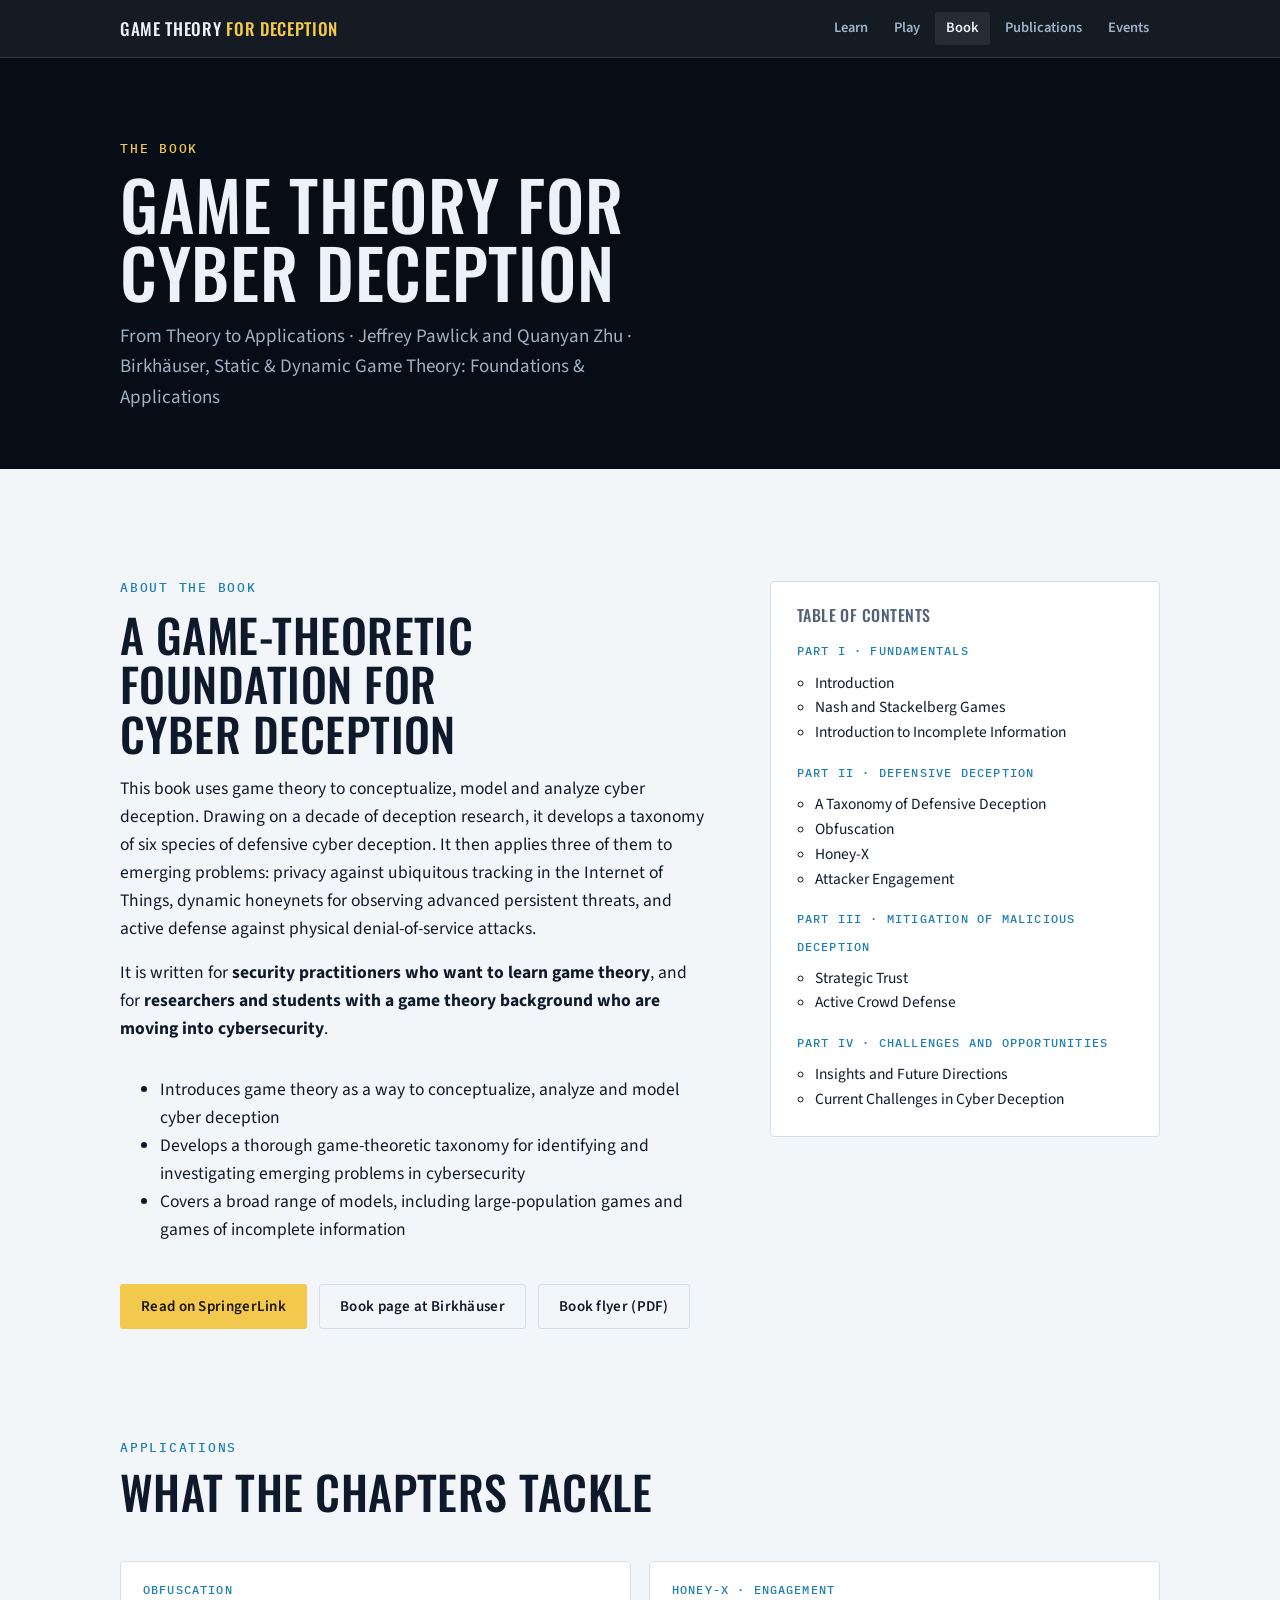
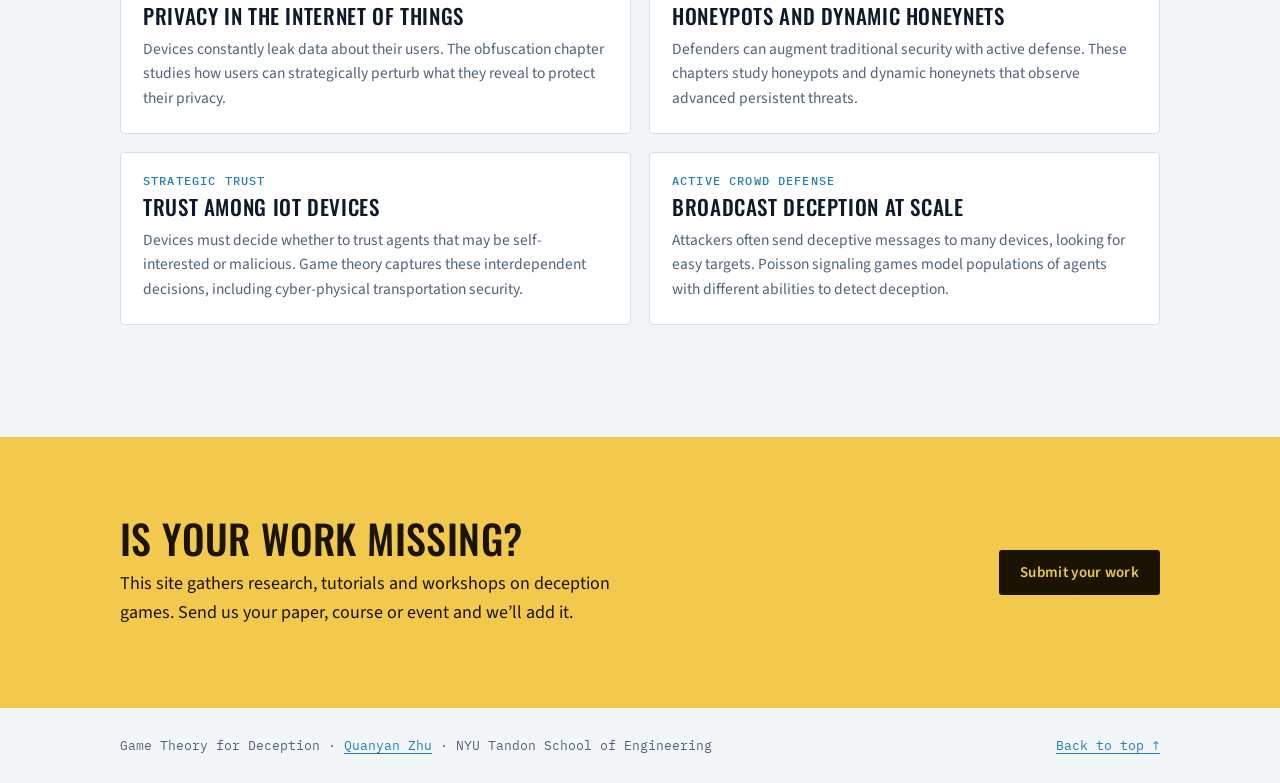
<file: deception/book.html>
<!DOCTYPE html>
<html lang="en">
<head>
  <meta charset="utf-8">
  <meta name="viewport" content="width=device-width, initial-scale=1, viewport-fit=cover">
  <title>Game Theory for Cyber Deception (Birkhäuser) | Game Theory for Deception</title>
  <meta name="description" content="Game Theory for Cyber Deception: From Theory to Applications by Jeffrey Pawlick and Quanyan Zhu (Birkhäuser). Contents, applications and who it is for.">
  <meta name="author" content="Quanyan Zhu">
  <link rel="canonical" href="https://quanyan8.github.io/deception/book.html">
  <meta property="og:type" content="website">
  <meta property="og:site_name" content="Game Theory for Deception">
  <meta property="og:title" content="Game Theory for Cyber Deception (Birkhäuser) | Game Theory for Deception">
  <meta property="og:description" content="Game Theory for Cyber Deception: From Theory to Applications by Jeffrey Pawlick and Quanyan Zhu (Birkhäuser). Contents, applications and who it is for.">
  <meta property="og:url" content="https://quanyan8.github.io/deception/book.html">
  <meta name="twitter:card" content="summary">
  <link rel="icon" href="data:image/svg+xml,%3Csvg xmlns='http://www.w3.org/2000/svg' viewBox='0 0 32 32'%3E%3Crect width='32' height='32' rx='4' fill='%23070D16'/%3E%3Cpath d='M8 9L24 12L15 24Z' fill='none' stroke='%235CC2F0' stroke-width='2'/%3E%3Ccircle cx='8' cy='9' r='3' fill='%235CC2F0'/%3E%3Ccircle cx='24' cy='12' r='3' fill='%235CC2F0'/%3E%3Ccircle cx='15' cy='24' r='3.4' fill='%23F2C94C'/%3E%3C/svg%3E">
  <link rel="preconnect" href="https://fonts.googleapis.com">
  <link rel="preconnect" href="https://fonts.gstatic.com" crossorigin>
  <link rel="stylesheet" href="https://fonts.googleapis.com/css2?family=Oswald:wght@400;500;600&family=Source+Sans+3:ital,wght@0,400;0,600;0,700;1,400&family=IBM+Plex+Mono:wght@400;500&display=swap">
  <link rel="stylesheet" href="style.css">
</head>
<body>
<div id="top"></div>
<nav class="topnav" aria-label="Site"><div class="wrap"><a class="brand" href="./">Game Theory <b>for Deception</b></a><div class="links"><a href="./#primer">Learn</a><a href="./#game">Play</a><a href="book.html" aria-current="page">Book</a><a href="publications.html">Publications</a><a href="events.html">Events</a></div></div></nav>
<header class="pagehead"><div class="wrap"><p class="eyebrow">The book</p><h1>Game Theory for Cyber Deception</h1><p class="lede">From Theory to Applications · Jeffrey Pawlick and Quanyan Zhu · Birkhäuser, Static &amp; Dynamic Game Theory: Foundations &amp; Applications</p></div></header>
<main>
<section><div class="wrap twocol">
  <div class="prose">
    <p class="eyebrow">About the book</p>
    <h2>A game-theoretic foundation for cyber deception</h2>
    <p>This book uses game theory to conceptualize, model and analyze cyber deception. Drawing on a decade of deception research, it develops a taxonomy of six species of defensive cyber deception. It then applies three of them to emerging problems: privacy against ubiquitous tracking in the Internet of Things, dynamic honeynets for observing advanced persistent threats, and active defense against physical denial-of-service attacks.</p>
    <p>It is written for <strong>security practitioners who want to learn game theory</strong>, and for <strong>researchers and students with a game theory background who are moving into cybersecurity</strong>.</p>
    <ul>
      <li>Introduces game theory as a way to conceptualize, analyze and model cyber deception</li>
      <li>Develops a thorough game-theoretic taxonomy for identifying and investigating emerging problems in cybersecurity</li>
      <li>Covers a broad range of models, including large-population games and games of incomplete information</li>
    </ul>
    <div class="ctas" style="margin-top:6px">
      <a class="btn primary" href="https://doi.org/10.1007/978-3-030-66065-9">Read on SpringerLink</a>
      <a class="btn" style="border-color:var(--line);color:var(--ink)" href="https://www.springer.com/us/book/9783030660642">Book page at Birkhäuser</a>
      <a class="btn" style="border-color:var(--line);color:var(--ink)" href="https://drive.google.com/file/d/1PfiCtHaxm4piafnVe3GISLbp7YGjW0zn/view?usp=sharing">Book flyer (PDF)</a>
    </div>
  </div>
  <aside class="toc" aria-label="Table of contents">
    <h3>Table of contents</h3>
    <ol>
      <li><span class="part">Part I · Fundamentals</span><ul><li>Introduction</li><li>Nash and Stackelberg Games</li><li>Introduction to Incomplete Information</li></ul></li>
      <li><span class="part">Part II · Defensive Deception</span><ul><li>A Taxonomy of Defensive Deception</li><li>Obfuscation</li><li>Honey-X</li><li>Attacker Engagement</li></ul></li>
      <li><span class="part">Part III · Mitigation of Malicious Deception</span><ul><li>Strategic Trust</li><li>Active Crowd Defense</li></ul></li>
      <li><span class="part">Part IV · Challenges and Opportunities</span><ul><li>Insights and Future Directions</li><li>Current Challenges in Cyber Deception</li></ul></li>
    </ol>
  </aside>
</div></section>
<section style="padding-top:0"><div class="wrap">
  <div class="sec-head"><p class="eyebrow">Applications</p><h2>What the chapters tackle</h2></div>
  <div class="apps">
    <article class="app"><span class="k">Obfuscation</span><h3>Privacy in the Internet of Things</h3><p>Devices constantly leak data about their users. The obfuscation chapter studies how users can strategically perturb what they reveal to protect their privacy.</p></article>
    <article class="app"><span class="k">Honey-X · Engagement</span><h3>Honeypots and dynamic honeynets</h3><p>Defenders can augment traditional security with active defense. These chapters study honeypots and dynamic honeynets that observe advanced persistent threats.</p></article>
    <article class="app"><span class="k">Strategic trust</span><h3>Trust among IoT devices</h3><p>Devices must decide whether to trust agents that may be self-interested or malicious. Game theory captures these interdependent decisions, including cyber-physical transportation security.</p></article>
    <article class="app"><span class="k">Active crowd defense</span><h3>Broadcast deception at scale</h3><p>Attackers often send deceptive messages to many devices, looking for easy targets. Poisson signaling games model populations of agents with different abilities to detect deception.</p></article>
  </div>
</div></section>
</main>
<section class="contact" id="contact">
  <div class="wrap">
    <div>
      <h2>Is your work missing?</h2>
      <p>This site gathers research, tutorials and workshops on deception games. Send us your paper, course or event and we’ll add it.</p>
    </div>
    <a class="btn" href="mailto:qz494@nyu.edu?subject=Deception%20games%20submission">Submit your work</a>
  </div>
</section>
<footer class="mini"><div class="wrap"><span>Game Theory for Deception · <a href="https://quanyan8.github.io/">Quanyan Zhu</a> · NYU Tandon School of Engineering</span><a href="#top">Back to top ↑</a></div></footer>
</body>
</html>
</file>
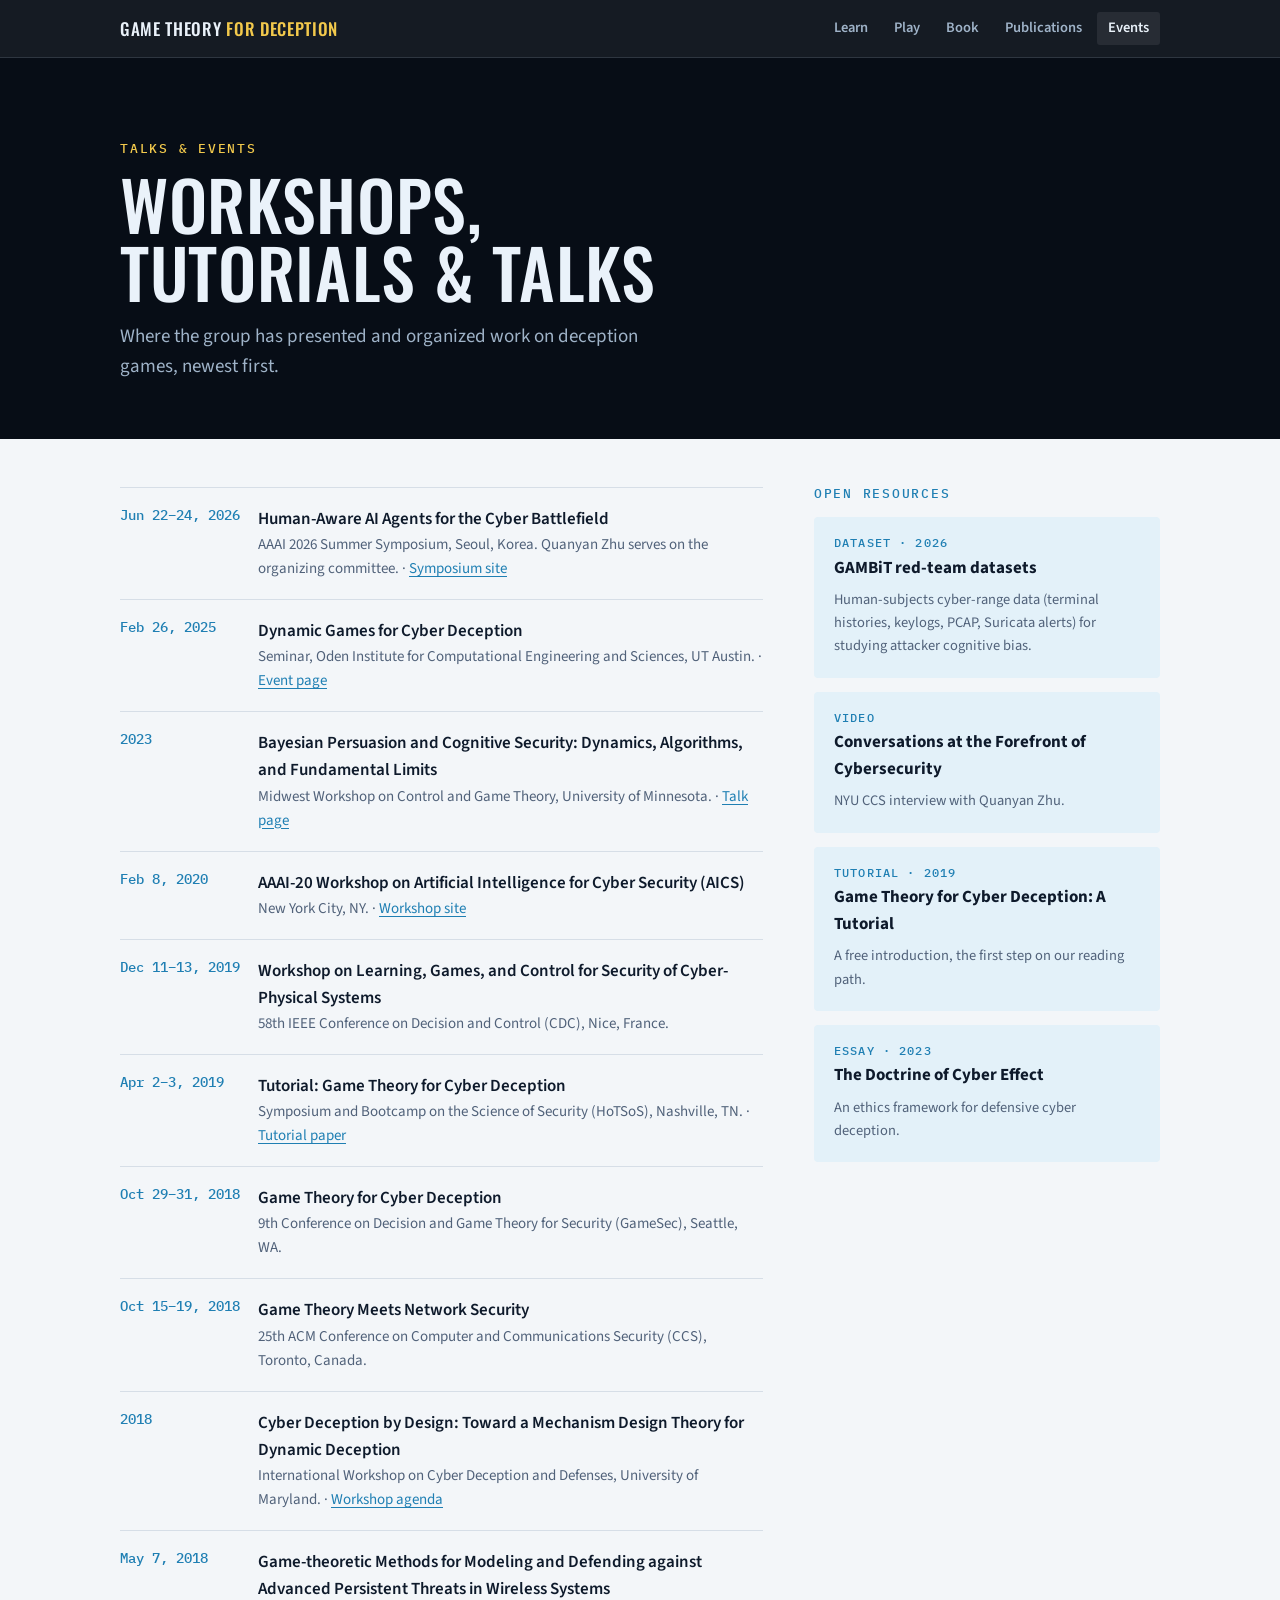
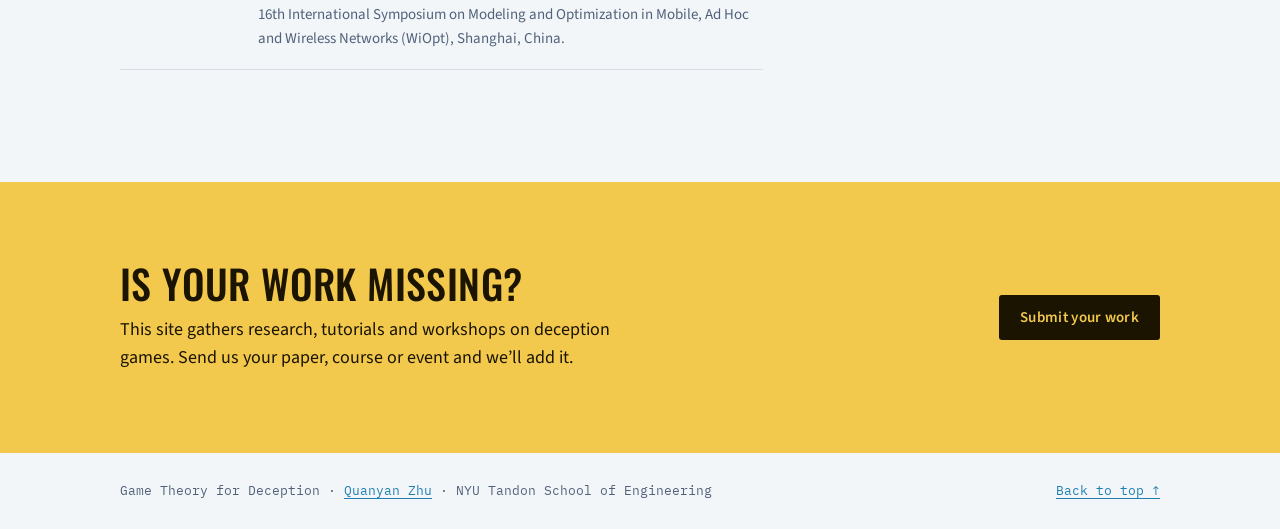
<file: deception/events.html>
<!DOCTYPE html>
<html lang="en">
<head>
  <meta charset="utf-8">
  <meta name="viewport" content="width=device-width, initial-scale=1, viewport-fit=cover">
  <title>Talks & Events | Game Theory for Deception</title>
  <meta name="description" content="Talks, tutorials, workshops and symposia on game theory for cyber deception, 2018 to 2026, plus open datasets, videos and essays.">
  <meta name="author" content="Quanyan Zhu">
  <link rel="canonical" href="https://quanyan8.github.io/deception/events.html">
  <meta property="og:type" content="website">
  <meta property="og:site_name" content="Game Theory for Deception">
  <meta property="og:title" content="Talks & Events | Game Theory for Deception">
  <meta property="og:description" content="Talks, tutorials, workshops and symposia on game theory for cyber deception, 2018 to 2026, plus open datasets, videos and essays.">
  <meta property="og:url" content="https://quanyan8.github.io/deception/events.html">
  <meta name="twitter:card" content="summary">
  <link rel="icon" href="data:image/svg+xml,%3Csvg xmlns='http://www.w3.org/2000/svg' viewBox='0 0 32 32'%3E%3Crect width='32' height='32' rx='4' fill='%23070D16'/%3E%3Cpath d='M8 9L24 12L15 24Z' fill='none' stroke='%235CC2F0' stroke-width='2'/%3E%3Ccircle cx='8' cy='9' r='3' fill='%235CC2F0'/%3E%3Ccircle cx='24' cy='12' r='3' fill='%235CC2F0'/%3E%3Ccircle cx='15' cy='24' r='3.4' fill='%23F2C94C'/%3E%3C/svg%3E">
  <link rel="preconnect" href="https://fonts.googleapis.com">
  <link rel="preconnect" href="https://fonts.gstatic.com" crossorigin>
  <link rel="stylesheet" href="https://fonts.googleapis.com/css2?family=Oswald:wght@400;500;600&family=Source+Sans+3:ital,wght@0,400;0,600;0,700;1,400&family=IBM+Plex+Mono:wght@400;500&display=swap">
  <link rel="stylesheet" href="style.css">
</head>
<body>
<div id="top"></div>
<nav class="topnav" aria-label="Site"><div class="wrap"><a class="brand" href="./">Game Theory <b>for Deception</b></a><div class="links"><a href="./#primer">Learn</a><a href="./#game">Play</a><a href="book.html">Book</a><a href="publications.html">Publications</a><a href="events.html" aria-current="page">Events</a></div></div></nav>
<header class="pagehead"><div class="wrap"><p class="eyebrow">Talks &amp; events</p><h1>Workshops, tutorials &amp; talks</h1><p class="lede">Where the group has presented and organized work on deception games, newest first.</p></div></header>
<main><section style="padding-top:48px"><div class="wrap events-grid">
<div><ol class="timeline" reversed>
<li><time datetime="2026-06">Jun 22–24, 2026</time><div><p class="t">Human-Aware AI Agents for the Cyber Battlefield</p><p class="d">AAAI 2026 Summer Symposium, Seoul, Korea. Quanyan Zhu serves on the organizing committee. · <a href="https://sites.google.com/view/suss26-ai-agents-for-cyber/home">Symposium site</a></p></div></li>
<li><time datetime="2025-02-26">Feb 26, 2025</time><div><p class="t">Dynamic Games for Cyber Deception</p><p class="d">Seminar, Oden Institute for Computational Engineering and Sciences, UT Austin. · <a href="https://oden.utexas.edu/news-and-events/events/2042---Quanyan%20Zhu/">Event page</a></p></div></li>
<li><time datetime="2023">2023</time><div><p class="t">Bayesian Persuasion and Cognitive Security: Dynamics, Algorithms, and Fundamental Limits</p><p class="d">Midwest Workshop on Control and Game Theory, University of Minnesota. · <a href="https://mwcgt2023.umn.edu/quanyan-zhu">Talk page</a></p></div></li>
<li><time datetime="2020-02-08">Feb 8, 2020</time><div><p class="t">AAAI-20 Workshop on Artificial Intelligence for Cyber Security (AICS)</p><p class="d">New York City, NY. · <a href="http://aics.site/AICS2020">Workshop site</a></p></div></li>
<li><time datetime="2019-12">Dec 11–13, 2019</time><div><p class="t">Workshop on Learning, Games, and Control for Security of Cyber-Physical Systems</p><p class="d">58th IEEE Conference on Decision and Control (CDC), Nice, France.</p></div></li>
<li><time datetime="2019-04">Apr 2–3, 2019</time><div><p class="t">Tutorial: Game Theory for Cyber Deception</p><p class="d">Symposium and Bootcamp on the Science of Security (HoTSoS), Nashville, TN. · <a href="https://arxiv.org/abs/1903.01442">Tutorial paper</a></p></div></li>
<li><time datetime="2018-10-29">Oct 29–31, 2018</time><div><p class="t">Game Theory for Cyber Deception</p><p class="d">9th Conference on Decision and Game Theory for Security (GameSec), Seattle, WA.</p></div></li>
<li><time datetime="2018-10-15">Oct 15–19, 2018</time><div><p class="t">Game Theory Meets Network Security</p><p class="d">25th ACM Conference on Computer and Communications Security (CCS), Toronto, Canada.</p></div></li>
<li><time datetime="2018">2018</time><div><p class="t">Cyber Deception by Design: Toward a Mechanism Design Theory for Dynamic Deception</p><p class="d">International Workshop on Cyber Deception and Defenses, University of Maryland. · <a href="http://cyberdeception.umd.edu/workshop-agenda/">Workshop agenda</a></p></div></li>
<li><time datetime="2018-05-07">May 7, 2018</time><div><p class="t">Game-theoretic Methods for Modeling and Defending against Advanced Persistent Threats in Wireless Systems</p><p class="d">16th International Symposium on Modeling and Optimization in Mobile, Ad Hoc and Wireless Networks (WiOpt), Shanghai, China.</p></div></li>
</ol></div>
<div class="resources">
  <p class="eyebrow" style="margin-bottom:4px">Open resources</p>
  <a class="res" href="https://doi.org/10.1016/j.dib.2026.112476"><span class="k">Dataset · 2026</span><b>GAMBiT red-team datasets</b><span>Human-subjects cyber-range data (terminal histories, keylogs, PCAP, Suricata alerts) for studying attacker cognitive bias.</span></a>
  <a class="res" href="https://www.youtube.com/watch?v=IXKsgZn5Spg"><span class="k">Video</span><b>Conversations at the Forefront of Cybersecurity</b><span>NYU CCS interview with Quanyan Zhu.</span></a>
  <a class="res" href="https://arxiv.org/abs/1903.01442"><span class="k">Tutorial · 2019</span><b>Game Theory for Cyber Deception: A Tutorial</b><span>A free introduction, the first step on our reading path.</span></a>
  <a class="res" href="https://arxiv.org/abs/2302.13362"><span class="k">Essay · 2023</span><b>The Doctrine of Cyber Effect</b><span>An ethics framework for defensive cyber deception.</span></a>
</div>
</div></section></main>
<section class="contact" id="contact">
  <div class="wrap">
    <div>
      <h2>Is your work missing?</h2>
      <p>This site gathers research, tutorials and workshops on deception games. Send us your paper, course or event and we’ll add it.</p>
    </div>
    <a class="btn" href="mailto:qz494@nyu.edu?subject=Deception%20games%20submission">Submit your work</a>
  </div>
</section>
<footer class="mini"><div class="wrap"><span>Game Theory for Deception · <a href="https://quanyan8.github.io/">Quanyan Zhu</a> · NYU Tandon School of Engineering</span><a href="#top">Back to top ↑</a></div></footer>
</body>
</html>
</file>
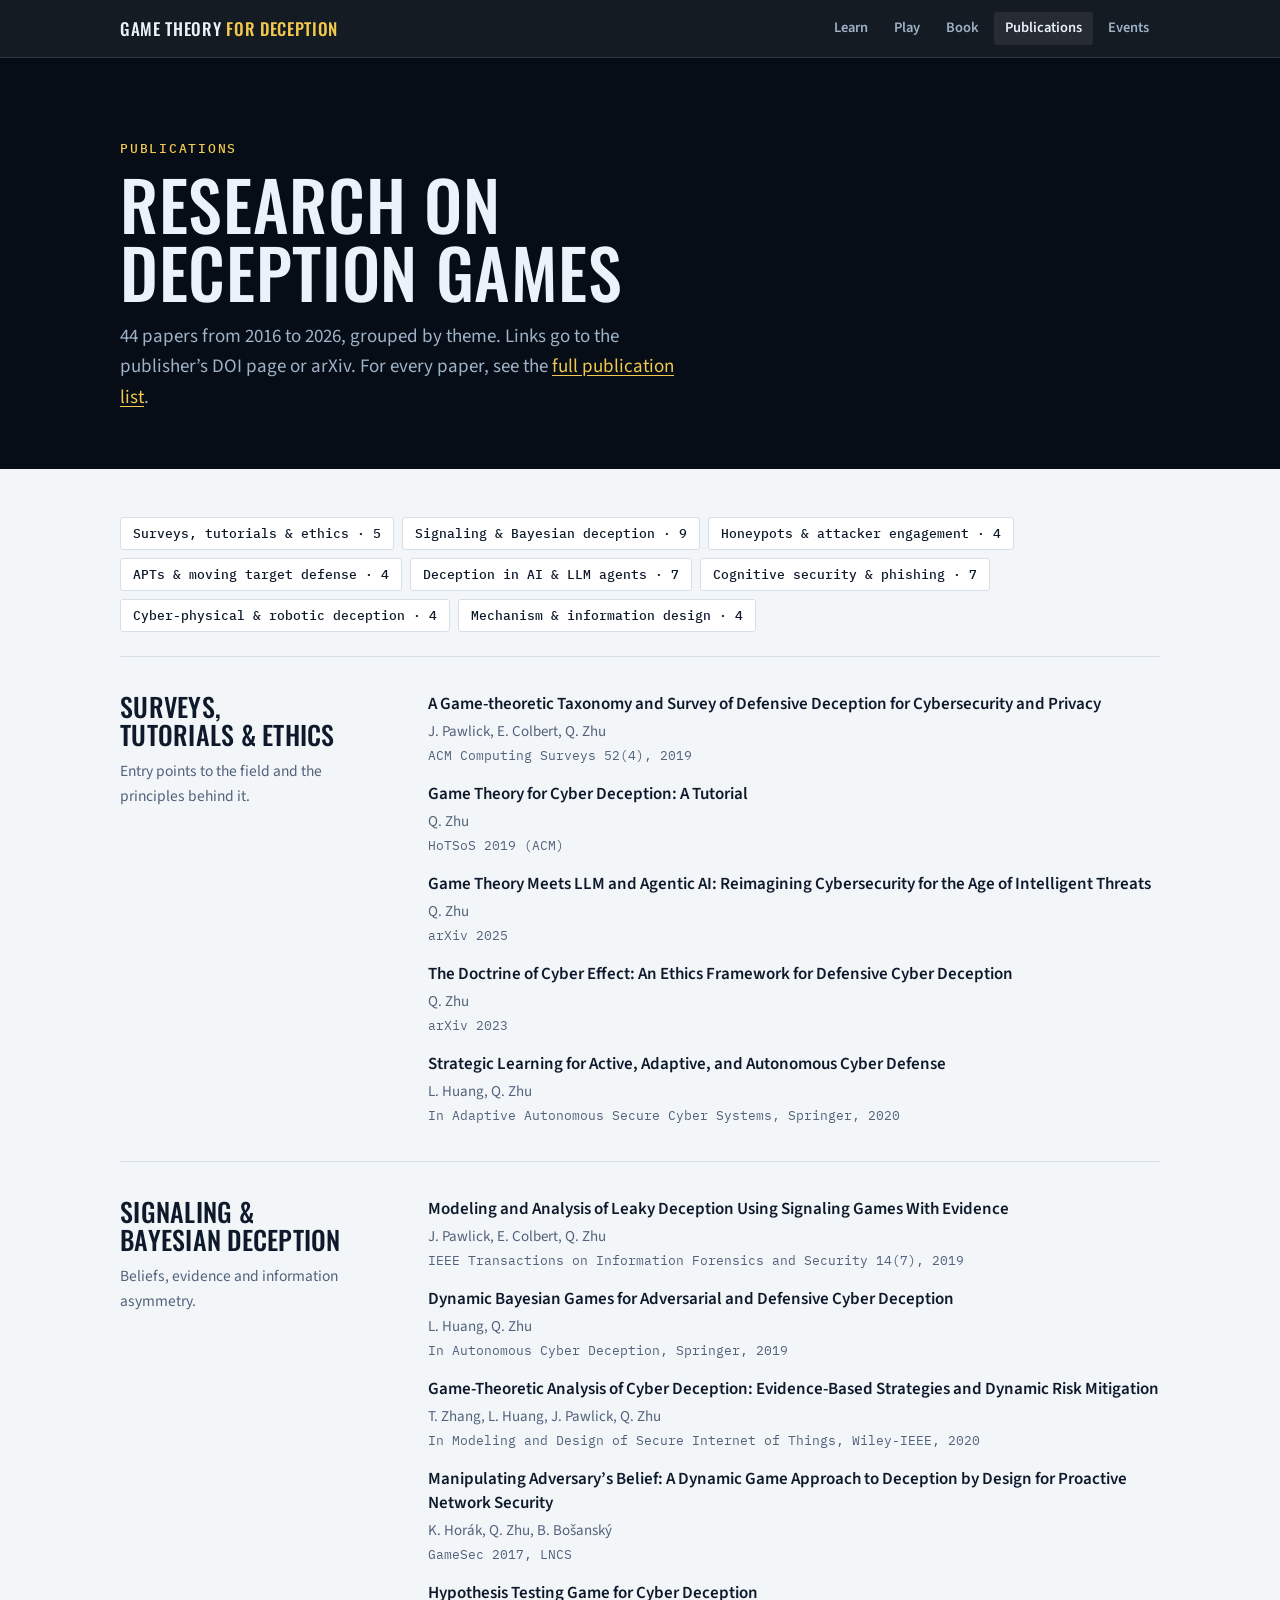
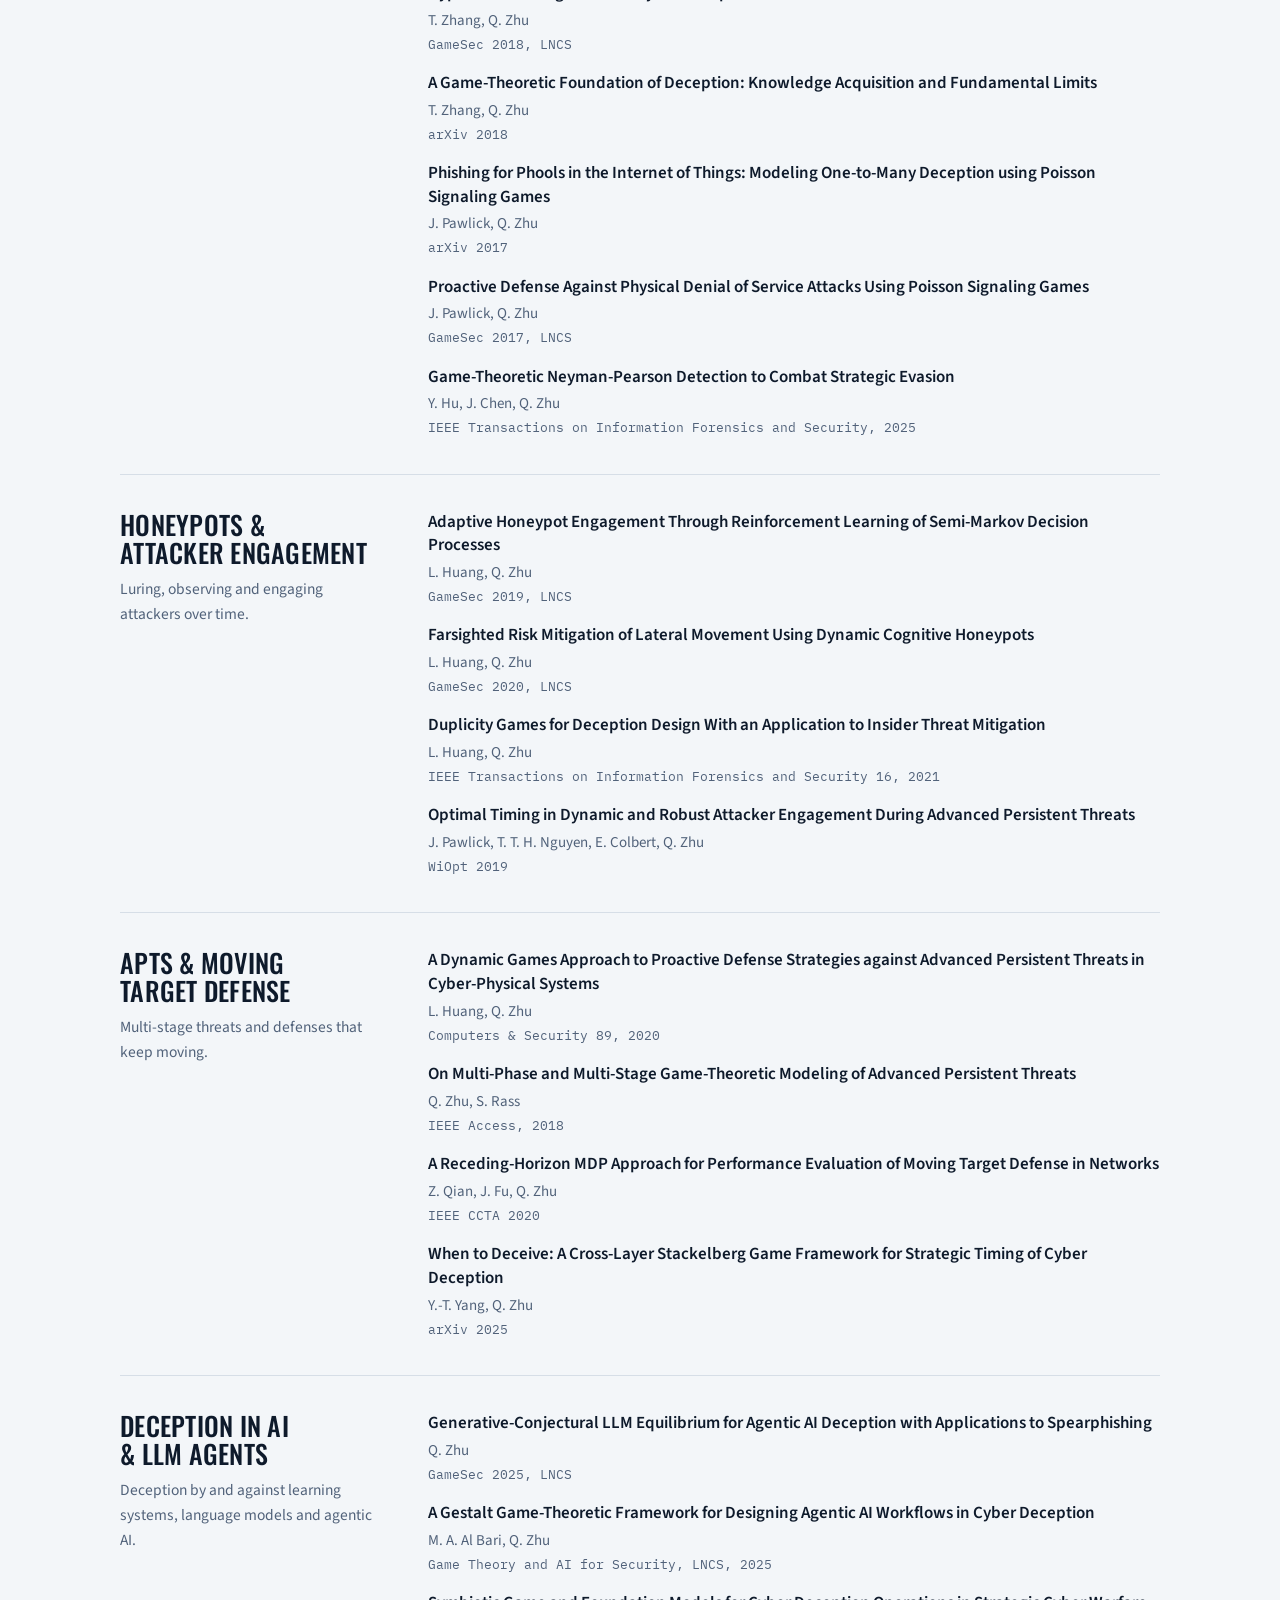
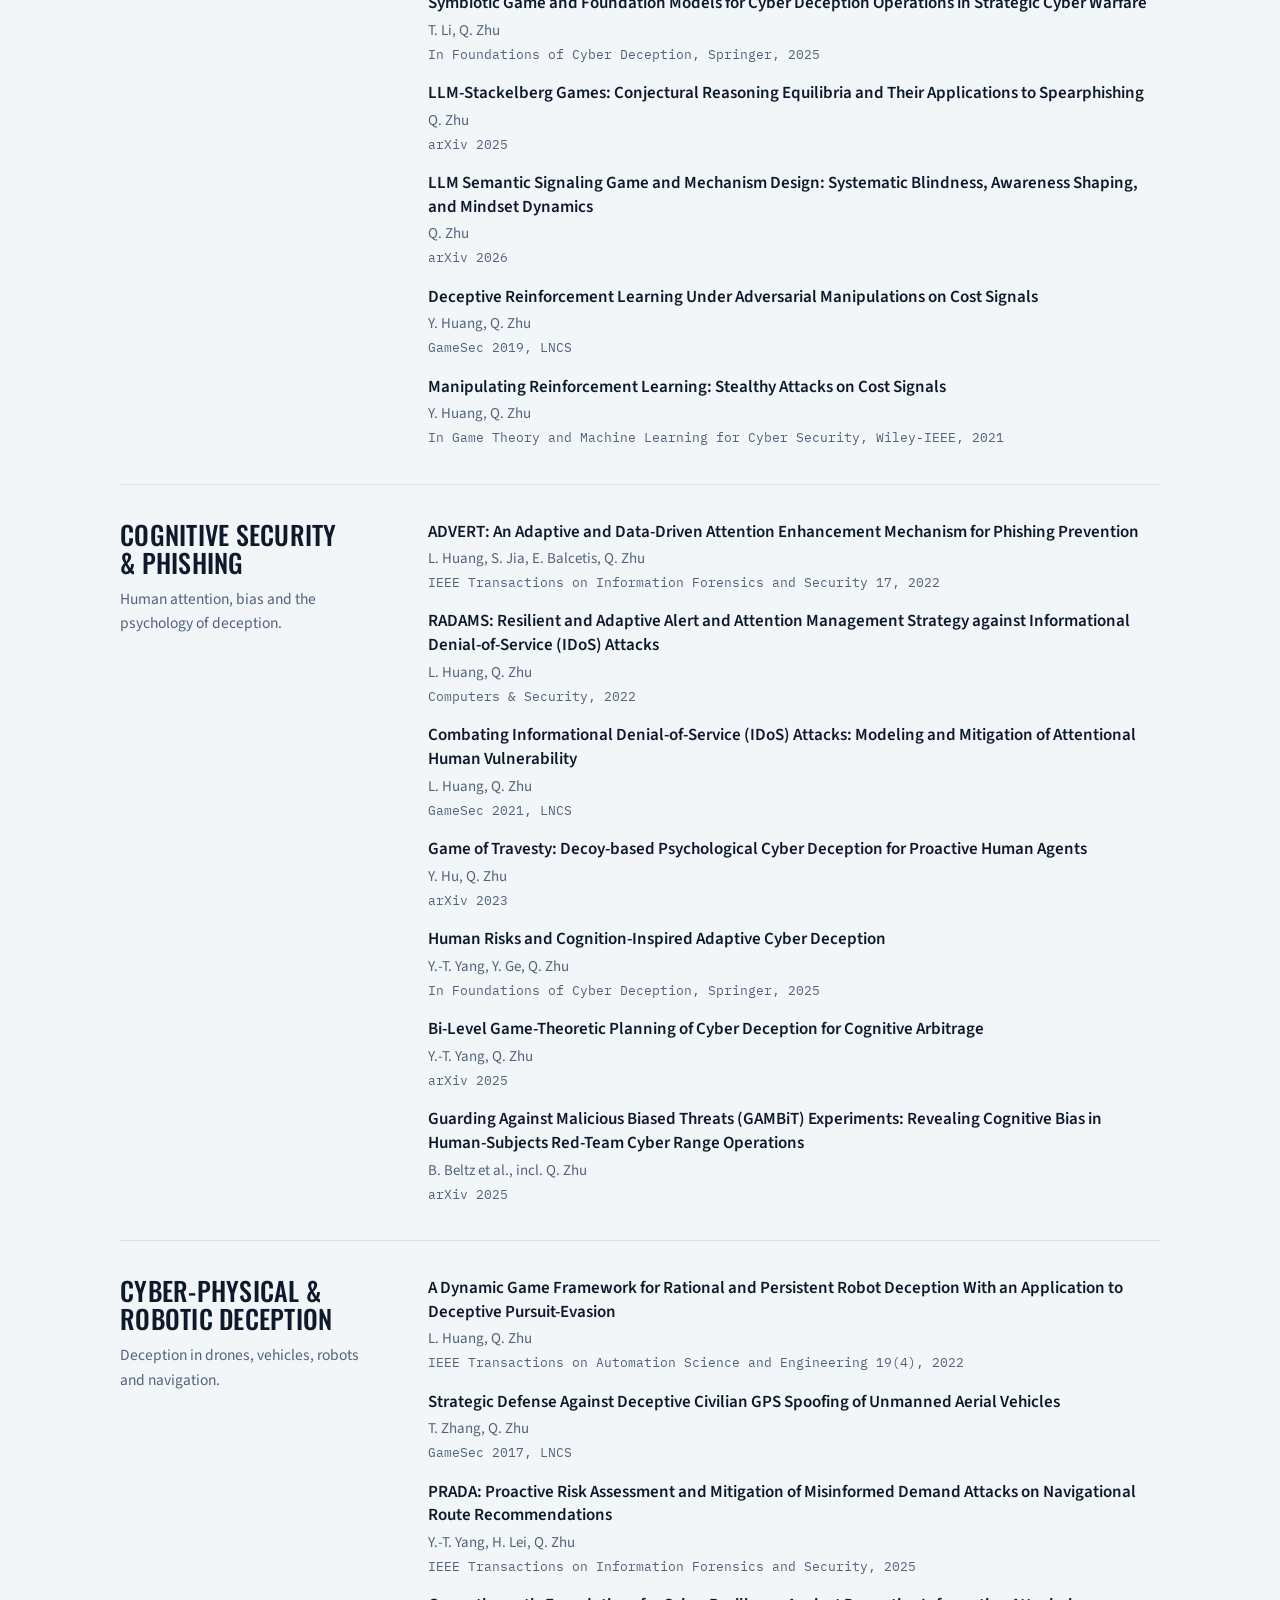
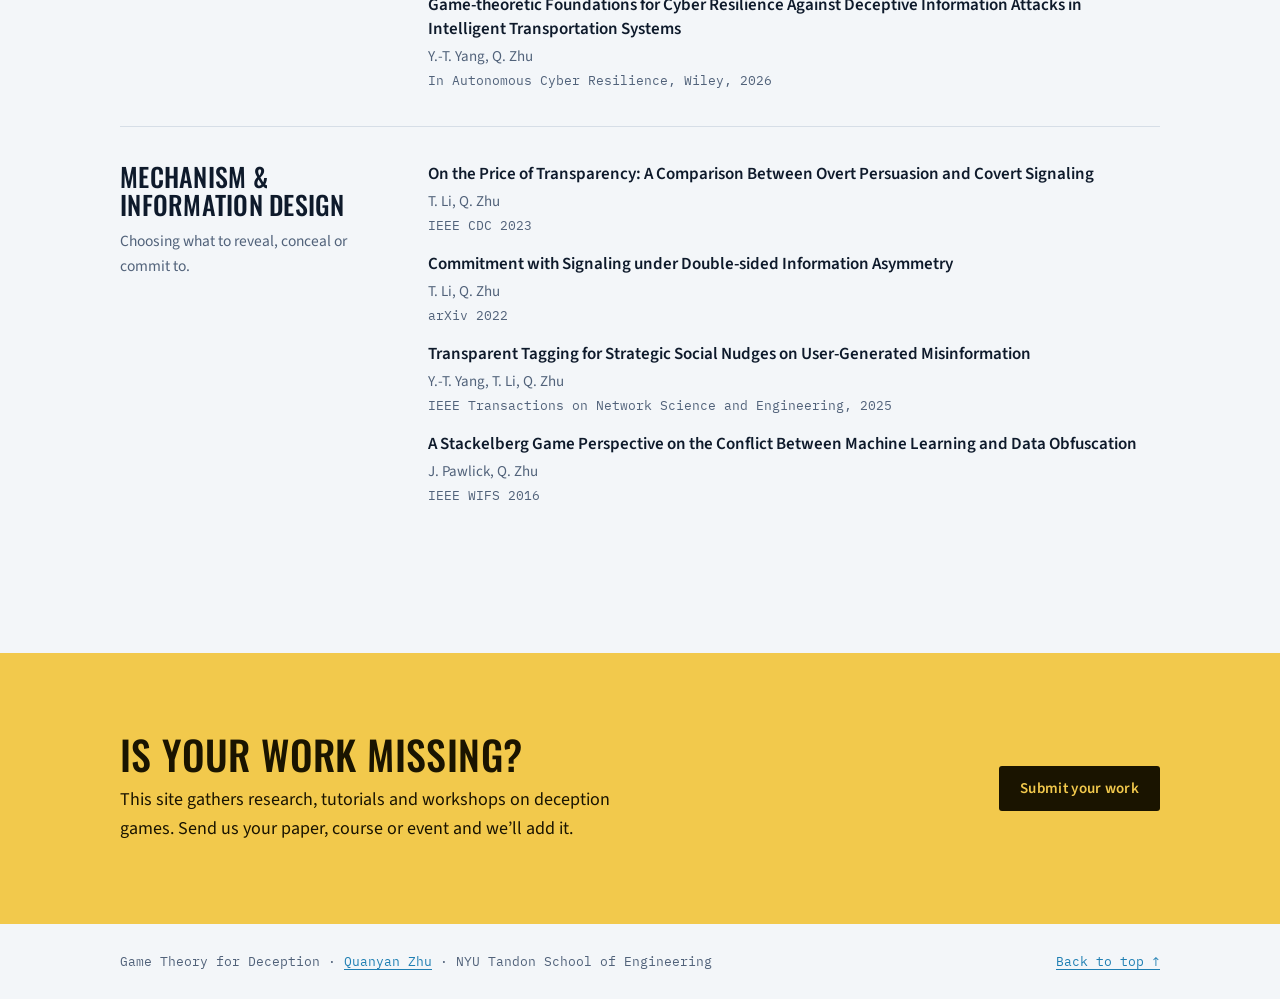
<file: deception/publications.html>
<!DOCTYPE html>
<html lang="en">
<head>
  <meta charset="utf-8">
  <meta name="viewport" content="width=device-width, initial-scale=1, viewport-fit=cover">
  <title>Publications | Game Theory for Deception</title>
  <meta name="description" content="44 papers on game-theoretic cyber deception by Quanyan Zhu and collaborators, grouped by theme: signaling games, honeypots, APTs, AI and LLM deception, cognitive security, cyber-physical deception and information design.">
  <meta name="author" content="Quanyan Zhu">
  <link rel="canonical" href="https://quanyan8.github.io/deception/publications.html">
  <meta property="og:type" content="website">
  <meta property="og:site_name" content="Game Theory for Deception">
  <meta property="og:title" content="Publications | Game Theory for Deception">
  <meta property="og:description" content="44 papers on game-theoretic cyber deception by Quanyan Zhu and collaborators, grouped by theme: signaling games, honeypots, APTs, AI and LLM deception, cognitive security, cyber-physical deception and information design.">
  <meta property="og:url" content="https://quanyan8.github.io/deception/publications.html">
  <meta name="twitter:card" content="summary">
  <link rel="icon" href="data:image/svg+xml,%3Csvg xmlns='http://www.w3.org/2000/svg' viewBox='0 0 32 32'%3E%3Crect width='32' height='32' rx='4' fill='%23070D16'/%3E%3Cpath d='M8 9L24 12L15 24Z' fill='none' stroke='%235CC2F0' stroke-width='2'/%3E%3Ccircle cx='8' cy='9' r='3' fill='%235CC2F0'/%3E%3Ccircle cx='24' cy='12' r='3' fill='%235CC2F0'/%3E%3Ccircle cx='15' cy='24' r='3.4' fill='%23F2C94C'/%3E%3C/svg%3E">
  <link rel="preconnect" href="https://fonts.googleapis.com">
  <link rel="preconnect" href="https://fonts.gstatic.com" crossorigin>
  <link rel="stylesheet" href="https://fonts.googleapis.com/css2?family=Oswald:wght@400;500;600&family=Source+Sans+3:ital,wght@0,400;0,600;0,700;1,400&family=IBM+Plex+Mono:wght@400;500&display=swap">
  <link rel="stylesheet" href="style.css">
</head>
<body>
<div id="top"></div>
<nav class="topnav" aria-label="Site"><div class="wrap"><a class="brand" href="./">Game Theory <b>for Deception</b></a><div class="links"><a href="./#primer">Learn</a><a href="./#game">Play</a><a href="book.html">Book</a><a href="publications.html" aria-current="page">Publications</a><a href="events.html">Events</a></div></div></nav>
<header class="pagehead"><div class="wrap"><p class="eyebrow">Publications</p><h1>Research on deception games</h1><p class="lede">44 papers from 2016 to 2026, grouped by theme. Links go to the publisher’s DOI page or arXiv. For every paper, see the <a href="https://quanyan8.github.io/publications.html" style="color:var(--signal)">full publication list</a>.</p></div></header>
<main><section style="padding-top:48px"><div class="wrap">
<nav class="pubs-nav" aria-label="Themes"><a href="#survey">Surveys, tutorials &amp; ethics · 5</a><a href="#signaling">Signaling &amp; Bayesian deception · 9</a><a href="#honeypots">Honeypots &amp; attacker engagement · 4</a><a href="#apt">APTs &amp; moving target defense · 4</a><a href="#ai">Deception in AI &amp; LLM agents · 7</a><a href="#cognitive">Cognitive security &amp; phishing · 7</a><a href="#cps">Cyber-physical &amp; robotic deception · 4</a><a href="#design">Mechanism &amp; information design · 4</a></nav>
<div class="pubgroup" id="survey"><div><h2>Surveys, tutorials &amp; ethics</h2><p class="gdesc">Entry points to the field and the principles behind it.</p></div><ol class="publist"><li><span class="pt"><a href="https://doi.org/10.1145/3337772">A Game-theoretic Taxonomy and Survey of Defensive Deception for Cybersecurity and Privacy</a></span><span class="pa">J. Pawlick, E. Colbert, Q. Zhu</span><span class="pv">ACM Computing Surveys 52(4), 2019</span></li><li><span class="pt"><a href="https://doi.org/10.1145/3314058.3314067">Game Theory for Cyber Deception: A Tutorial</a></span><span class="pa">Q. Zhu</span><span class="pv">HoTSoS 2019 (ACM)</span></li><li><span class="pt"><a href="https://arxiv.org/abs/2507.10621">Game Theory Meets LLM and Agentic AI: Reimagining Cybersecurity for the Age of Intelligent Threats</a></span><span class="pa">Q. Zhu</span><span class="pv">arXiv 2025</span></li><li><span class="pt"><a href="https://arxiv.org/abs/2302.13362">The Doctrine of Cyber Effect: An Ethics Framework for Defensive Cyber Deception</a></span><span class="pa">Q. Zhu</span><span class="pv">arXiv 2023</span></li><li><span class="pt"><a href="https://doi.org/10.1007/978-3-030-33432-1_10">Strategic Learning for Active, Adaptive, and Autonomous Cyber Defense</a></span><span class="pa">L. Huang, Q. Zhu</span><span class="pv">In Adaptive Autonomous Secure Cyber Systems, Springer, 2020</span></li></ol></div>
<div class="pubgroup" id="signaling"><div><h2>Signaling &amp; Bayesian deception</h2><p class="gdesc">Beliefs, evidence and information asymmetry.</p></div><ol class="publist"><li><span class="pt"><a href="https://doi.org/10.1109/TIFS.2018.2886472">Modeling and Analysis of Leaky Deception Using Signaling Games With Evidence</a></span><span class="pa">J. Pawlick, E. Colbert, Q. Zhu</span><span class="pv">IEEE Transactions on Information Forensics and Security 14(7), 2019</span></li><li><span class="pt"><a href="https://doi.org/10.1007/978-3-030-02110-8_5">Dynamic Bayesian Games for Adversarial and Defensive Cyber Deception</a></span><span class="pa">L. Huang, Q. Zhu</span><span class="pv">In Autonomous Cyber Deception, Springer, 2019</span></li><li><span class="pt"><a href="https://doi.org/10.1002/9781119593386.ch2">Game-Theoretic Analysis of Cyber Deception: Evidence-Based Strategies and Dynamic Risk Mitigation</a></span><span class="pa">T. Zhang, L. Huang, J. Pawlick, Q. Zhu</span><span class="pv">In Modeling and Design of Secure Internet of Things, Wiley-IEEE, 2020</span></li><li><span class="pt"><a href="https://doi.org/10.1007/978-3-319-68711-7_15">Manipulating Adversary’s Belief: A Dynamic Game Approach to Deception by Design for Proactive Network Security</a></span><span class="pa">K. Horák, Q. Zhu, B. Bošanský</span><span class="pv">GameSec 2017, LNCS</span></li><li><span class="pt"><a href="https://doi.org/10.1007/978-3-030-01554-1_31">Hypothesis Testing Game for Cyber Deception</a></span><span class="pa">T. Zhang, Q. Zhu</span><span class="pv">GameSec 2018, LNCS</span></li><li><span class="pt"><a href="https://arxiv.org/abs/1810.00752">A Game-Theoretic Foundation of Deception: Knowledge Acquisition and Fundamental Limits</a></span><span class="pa">T. Zhang, Q. Zhu</span><span class="pv">arXiv 2018</span></li><li><span class="pt"><a href="https://arxiv.org/abs/1703.05234">Phishing for Phools in the Internet of Things: Modeling One-to-Many Deception using Poisson Signaling Games</a></span><span class="pa">J. Pawlick, Q. Zhu</span><span class="pv">arXiv 2017</span></li><li><span class="pt"><a href="https://doi.org/10.1007/978-3-319-68711-7_18">Proactive Defense Against Physical Denial of Service Attacks Using Poisson Signaling Games</a></span><span class="pa">J. Pawlick, Q. Zhu</span><span class="pv">GameSec 2017, LNCS</span></li><li><span class="pt"><a href="https://doi.org/10.1109/TIFS.2024.3515834">Game-Theoretic Neyman-Pearson Detection to Combat Strategic Evasion</a></span><span class="pa">Y. Hu, J. Chen, Q. Zhu</span><span class="pv">IEEE Transactions on Information Forensics and Security, 2025</span></li></ol></div>
<div class="pubgroup" id="honeypots"><div><h2>Honeypots &amp; attacker engagement</h2><p class="gdesc">Luring, observing and engaging attackers over time.</p></div><ol class="publist"><li><span class="pt"><a href="https://doi.org/10.1007/978-3-030-32430-8_13">Adaptive Honeypot Engagement Through Reinforcement Learning of Semi-Markov Decision Processes</a></span><span class="pa">L. Huang, Q. Zhu</span><span class="pv">GameSec 2019, LNCS</span></li><li><span class="pt"><a href="https://doi.org/10.1007/978-3-030-64793-3_7">Farsighted Risk Mitigation of Lateral Movement Using Dynamic Cognitive Honeypots</a></span><span class="pa">L. Huang, Q. Zhu</span><span class="pv">GameSec 2020, LNCS</span></li><li><span class="pt"><a href="https://doi.org/10.1109/TIFS.2021.3118886">Duplicity Games for Deception Design With an Application to Insider Threat Mitigation</a></span><span class="pa">L. Huang, Q. Zhu</span><span class="pv">IEEE Transactions on Information Forensics and Security 16, 2021</span></li><li><span class="pt"><a href="https://doi.org/10.23919/WiOPT47501.2019.9144123">Optimal Timing in Dynamic and Robust Attacker Engagement During Advanced Persistent Threats</a></span><span class="pa">J. Pawlick, T. T. H. Nguyen, E. Colbert, Q. Zhu</span><span class="pv">WiOpt 2019</span></li></ol></div>
<div class="pubgroup" id="apt"><div><h2>APTs &amp; moving target defense</h2><p class="gdesc">Multi-stage threats and defenses that keep moving.</p></div><ol class="publist"><li><span class="pt"><a href="https://doi.org/10.1016/j.cose.2019.101660">A Dynamic Games Approach to Proactive Defense Strategies against Advanced Persistent Threats in Cyber-Physical Systems</a></span><span class="pa">L. Huang, Q. Zhu</span><span class="pv">Computers &amp; Security 89, 2020</span></li><li><span class="pt"><a href="https://doi.org/10.1109/ACCESS.2018.2814481">On Multi-Phase and Multi-Stage Game-Theoretic Modeling of Advanced Persistent Threats</a></span><span class="pa">Q. Zhu, S. Rass</span><span class="pv">IEEE Access, 2018</span></li><li><span class="pt"><a href="https://doi.org/10.1109/CCTA41146.2020.9206360">A Receding-Horizon MDP Approach for Performance Evaluation of Moving Target Defense in Networks</a></span><span class="pa">Z. Qian, J. Fu, Q. Zhu</span><span class="pv">IEEE CCTA 2020</span></li><li><span class="pt"><a href="https://arxiv.org/abs/2505.21244">When to Deceive: A Cross-Layer Stackelberg Game Framework for Strategic Timing of Cyber Deception</a></span><span class="pa">Y.-T. Yang, Q. Zhu</span><span class="pv">arXiv 2025</span></li></ol></div>
<div class="pubgroup" id="ai"><div><h2>Deception in AI &amp; LLM agents</h2><p class="gdesc">Deception by and against learning systems, language models and agentic AI.</p></div><ol class="publist"><li><span class="pt"><a href="https://doi.org/10.1007/978-3-032-08064-6_18">Generative-Conjectural LLM Equilibrium for Agentic AI Deception with Applications to Spearphishing</a></span><span class="pa">Q. Zhu</span><span class="pv">GameSec 2025, LNCS</span></li><li><span class="pt"><a href="https://doi.org/10.1007/978-3-032-08067-7_12">A Gestalt Game-Theoretic Framework for Designing Agentic AI Workflows in Cyber Deception</a></span><span class="pa">M. A. Al Bari, Q. Zhu</span><span class="pv">Game Theory and AI for Security, LNCS, 2025</span></li><li><span class="pt"><a href="https://doi.org/10.1007/978-3-031-93867-2_2">Symbiotic Game and Foundation Models for Cyber Deception Operations in Strategic Cyber Warfare</a></span><span class="pa">T. Li, Q. Zhu</span><span class="pv">In Foundations of Cyber Deception, Springer, 2025</span></li><li><span class="pt"><a href="https://arxiv.org/abs/2507.09407">LLM-Stackelberg Games: Conjectural Reasoning Equilibria and Their Applications to Spearphishing</a></span><span class="pa">Q. Zhu</span><span class="pv">arXiv 2025</span></li><li><span class="pt"><a href="https://arxiv.org/abs/2606.29113">LLM Semantic Signaling Game and Mechanism Design: Systematic Blindness, Awareness Shaping, and Mindset Dynamics</a></span><span class="pa">Q. Zhu</span><span class="pv">arXiv 2026</span></li><li><span class="pt"><a href="https://doi.org/10.1007/978-3-030-32430-8_14">Deceptive Reinforcement Learning Under Adversarial Manipulations on Cost Signals</a></span><span class="pa">Y. Huang, Q. Zhu</span><span class="pv">GameSec 2019, LNCS</span></li><li><span class="pt"><a href="https://doi.org/10.1002/9781119723950.ch19">Manipulating Reinforcement Learning: Stealthy Attacks on Cost Signals</a></span><span class="pa">Y. Huang, Q. Zhu</span><span class="pv">In Game Theory and Machine Learning for Cyber Security, Wiley-IEEE, 2021</span></li></ol></div>
<div class="pubgroup" id="cognitive"><div><h2>Cognitive security &amp; phishing</h2><p class="gdesc">Human attention, bias and the psychology of deception.</p></div><ol class="publist"><li><span class="pt"><a href="https://doi.org/10.1109/TIFS.2022.3189530">ADVERT: An Adaptive and Data-Driven Attention Enhancement Mechanism for Phishing Prevention</a></span><span class="pa">L. Huang, S. Jia, E. Balcetis, Q. Zhu</span><span class="pv">IEEE Transactions on Information Forensics and Security 17, 2022</span></li><li><span class="pt"><a href="https://doi.org/10.1016/j.cose.2022.102844">RADAMS: Resilient and Adaptive Alert and Attention Management Strategy against Informational Denial-of-Service (IDoS) Attacks</a></span><span class="pa">L. Huang, Q. Zhu</span><span class="pv">Computers &amp; Security, 2022</span></li><li><span class="pt"><a href="https://doi.org/10.1007/978-3-030-90370-1_17">Combating Informational Denial-of-Service (IDoS) Attacks: Modeling and Mitigation of Attentional Human Vulnerability</a></span><span class="pa">L. Huang, Q. Zhu</span><span class="pv">GameSec 2021, LNCS</span></li><li><span class="pt"><a href="https://arxiv.org/abs/2309.13403">Game of Travesty: Decoy-based Psychological Cyber Deception for Proactive Human Agents</a></span><span class="pa">Y. Hu, Q. Zhu</span><span class="pv">arXiv 2023</span></li><li><span class="pt"><a href="https://doi.org/10.1007/978-3-031-93867-2_8">Human Risks and Cognition-Inspired Adaptive Cyber Deception</a></span><span class="pa">Y.-T. Yang, Y. Ge, Q. Zhu</span><span class="pv">In Foundations of Cyber Deception, Springer, 2025</span></li><li><span class="pt"><a href="https://arxiv.org/abs/2509.05498">Bi-Level Game-Theoretic Planning of Cyber Deception for Cognitive Arbitrage</a></span><span class="pa">Y.-T. Yang, Q. Zhu</span><span class="pv">arXiv 2025</span></li><li><span class="pt"><a href="https://arxiv.org/abs/2508.20963">Guarding Against Malicious Biased Threats (GAMBiT) Experiments: Revealing Cognitive Bias in Human-Subjects Red-Team Cyber Range Operations</a></span><span class="pa">B. Beltz et al., incl. Q. Zhu</span><span class="pv">arXiv 2025</span></li></ol></div>
<div class="pubgroup" id="cps"><div><h2>Cyber-physical &amp; robotic deception</h2><p class="gdesc">Deception in drones, vehicles, robots and navigation.</p></div><ol class="publist"><li><span class="pt"><a href="https://doi.org/10.1109/TASE.2021.3097286">A Dynamic Game Framework for Rational and Persistent Robot Deception With an Application to Deceptive Pursuit-Evasion</a></span><span class="pa">L. Huang, Q. Zhu</span><span class="pv">IEEE Transactions on Automation Science and Engineering 19(4), 2022</span></li><li><span class="pt"><a href="https://doi.org/10.1007/978-3-319-68711-7_12">Strategic Defense Against Deceptive Civilian GPS Spoofing of Unmanned Aerial Vehicles</a></span><span class="pa">T. Zhang, Q. Zhu</span><span class="pv">GameSec 2017, LNCS</span></li><li><span class="pt"><a href="https://doi.org/10.1109/TIFS.2025.3615726">PRADA: Proactive Risk Assessment and Mitigation of Misinformed Demand Attacks on Navigational Route Recommendations</a></span><span class="pa">Y.-T. Yang, H. Lei, Q. Zhu</span><span class="pv">IEEE Transactions on Information Forensics and Security, 2025</span></li><li><span class="pt"><a href="https://doi.org/10.1002/9781394215416.ch02">Game-theoretic Foundations for Cyber Resilience Against Deceptive Information Attacks in Intelligent Transportation Systems</a></span><span class="pa">Y.-T. Yang, Q. Zhu</span><span class="pv">In Autonomous Cyber Resilience, Wiley, 2026</span></li></ol></div>
<div class="pubgroup" id="design"><div><h2>Mechanism &amp; information design</h2><p class="gdesc">Choosing what to reveal, conceal or commit to.</p></div><ol class="publist"><li><span class="pt"><a href="https://doi.org/10.1109/CDC49753.2023.10383897">On the Price of Transparency: A Comparison Between Overt Persuasion and Covert Signaling</a></span><span class="pa">T. Li, Q. Zhu</span><span class="pv">IEEE CDC 2023</span></li><li><span class="pt"><a href="https://arxiv.org/abs/2212.11446">Commitment with Signaling under Double-sided Information Asymmetry</a></span><span class="pa">T. Li, Q. Zhu</span><span class="pv">arXiv 2022</span></li><li><span class="pt"><a href="https://doi.org/10.1109/TNSE.2025.3591983">Transparent Tagging for Strategic Social Nudges on User-Generated Misinformation</a></span><span class="pa">Y.-T. Yang, T. Li, Q. Zhu</span><span class="pv">IEEE Transactions on Network Science and Engineering, 2025</span></li><li><span class="pt"><a href="https://doi.org/10.1109/WIFS.2016.7823893">A Stackelberg Game Perspective on the Conflict Between Machine Learning and Data Obfuscation</a></span><span class="pa">J. Pawlick, Q. Zhu</span><span class="pv">IEEE WIFS 2016</span></li></ol></div>
</div></section></main>
<section class="contact" id="contact">
  <div class="wrap">
    <div>
      <h2>Is your work missing?</h2>
      <p>This site gathers research, tutorials and workshops on deception games. Send us your paper, course or event and we’ll add it.</p>
    </div>
    <a class="btn" href="mailto:qz494@nyu.edu?subject=Deception%20games%20submission">Submit your work</a>
  </div>
</section>
<footer class="mini"><div class="wrap"><span>Game Theory for Deception · <a href="https://quanyan8.github.io/">Quanyan Zhu</a> · NYU Tandon School of Engineering</span><a href="#top">Back to top ↑</a></div></footer>
</body>
</html>
</file>
<file: assets/style.css>
:root {
  --bg: #fbfaf7;
  --surface: #ffffff;
  --text: #1d2430;
  --muted: #5a6473;
  --accent: #17324d;
  --accent-soft: #e6ecf3;
  --link: #1f5f99;
  --rule: #e3e1db;
  --serif: "Source Serif 4", Georgia, "Times New Roman", serif;
  --sans: "Inter", -apple-system, BlinkMacSystemFont, "Segoe UI", sans-serif;
}
@media (prefers-color-scheme: dark) {
  :root {
    --bg: #12161c;
    --surface: #1a2029;
    --text: #e4e7ec;
    --muted: #9aa4b2;
    --accent: #b9cde3;
    --accent-soft: #223041;
    --link: #8cbcf0;
    --rule: #2a323d;
  }
}

* { box-sizing: border-box; }
html { scroll-behavior: smooth; scroll-padding-top: 72px; }
body {
  margin: 0;
  background: var(--bg);
  color: var(--text);
  font: 16px/1.65 var(--sans);
  -webkit-font-smoothing: antialiased;
}
a { color: var(--link); text-decoration: none; }
a:hover { text-decoration: underline; }
h1, h2, h3 { font-family: var(--serif); color: var(--accent); line-height: 1.25; }
h2 { font-size: 1.6rem; margin: 0 0 1rem; font-weight: 600; }
h3 { font-size: 1.1rem; margin: 1.6rem 0 .5rem; font-weight: 600; }

/* Navigation */
.nav {
  position: sticky; top: 0; z-index: 10;
  background: color-mix(in srgb, var(--bg) 92%, transparent);
  backdrop-filter: blur(8px);
  border-bottom: 1px solid var(--rule);
}
.nav-inner {
  max-width: 1040px; margin: 0 auto; padding: .75rem 16px;
  display: flex; align-items: center; gap: 1.5rem; flex-wrap: wrap;
}
.brand { font-family: var(--serif); font-weight: 600; font-size: 1.1rem; color: var(--accent); }
.nav-links { display: flex; gap: 1.1rem; flex-wrap: wrap; margin-left: auto; font-size: .92rem; }
.nav-links a { color: var(--muted); }
.nav-links a:hover, .nav-links a.active { color: var(--accent); text-decoration: none; }

.wrap { max-width: 1040px; margin: 0 auto; padding: 0 16px; }
section { padding: 3rem 0; border-bottom: 1px solid var(--rule); }
section:last-of-type { border-bottom: 0; }

/* Hero */
.hero { display: grid; grid-template-columns: 200px 1fr; gap: 2.5rem; align-items: start; padding: 3.5rem 0 3rem; }
.portrait {
  width: 200px; height: 250px; border-radius: 10px; object-fit: cover; object-position: center top;
  background: var(--accent-soft); display: grid; place-items: center;
  font-family: var(--serif); font-size: 3.4rem; color: var(--accent);
}
.hero h1 { font-size: 2.6rem; margin: 0 0 .25rem; }
.hero .role { font-size: 1.05rem; color: var(--muted); margin: 0 0 1.1rem; }
.hero p { margin: 0 0 .9rem; max-width: 62ch; }
.links { display: flex; flex-wrap: wrap; gap: .5rem; margin-top: 1.2rem; }
.btn {
  display: inline-block; padding: .38rem .85rem; border: 1px solid var(--rule);
  border-radius: 999px; font-size: .88rem; color: var(--text); background: var(--surface);
}
.btn:hover { border-color: var(--accent); text-decoration: none; }
.btn.primary { background: var(--accent); color: var(--bg); border-color: var(--accent); }

/* Content blocks */
.grid-2 { display: grid; grid-template-columns: 1fr 1fr; gap: 1rem 2.5rem; }
.tags { display: flex; flex-wrap: wrap; gap: .45rem; padding: 0; margin: 0; list-style: none; }
.tags li { background: var(--accent-soft); color: var(--accent); padding: .3rem .75rem; border-radius: 6px; font-size: .9rem; }
.theme { background: var(--surface); border: 1px solid var(--rule); border-radius: 10px; padding: 1.1rem 1.25rem; }
.theme h3 { margin-top: 0; }
.theme p { margin: 0; color: var(--muted); font-size: .95rem; }

ul.plain { padding-left: 1.1rem; margin: .3rem 0; }
ul.plain li { margin: .3rem 0; }

.books { display: grid; grid-template-columns: repeat(auto-fill, minmax(230px, 1fr)); gap: 1rem; }
.book { background: var(--surface); border: 1px solid var(--rule); border-left: 4px solid var(--accent); border-radius: 8px; padding: .9rem 1rem; }
.book .t { font-family: var(--serif); font-weight: 600; color: var(--text); display: block; margin-bottom: .3rem; line-height: 1.35; }
.book .m { font-size: .85rem; color: var(--muted); }

.pub { padding: .6rem 0; border-bottom: 1px dashed var(--rule); }
.pub:last-child { border-bottom: 0; }
.pub .t { font-weight: 600; }
.pub .m { color: var(--muted); font-size: .92rem; }
.badge { display: inline-block; font-size: .72rem; padding: .05rem .45rem; border-radius: 4px; background: #f3e3c3; color: #6b4a0f; margin-left: .35rem; vertical-align: 2px; }
@media (prefers-color-scheme: dark) { .badge { background: #4a3a1c; color: #f1d9a6; } }

.people { display: grid; grid-template-columns: repeat(auto-fill, minmax(260px, 1fr)); gap: .6rem 2rem; }
.people div { font-size: .95rem; }
.people .n { font-weight: 600; }
.people .d { color: var(--muted); font-size: .88rem; }

footer { padding: 2rem 0 3rem; color: var(--muted); font-size: .85rem; }

/* Publications page */
.pub-tools { display: flex; gap: .75rem; flex-wrap: wrap; align-items: center; margin: 1rem 0 2rem; }
.pub-tools input {
  flex: 1 1 280px; padding: .55rem .8rem; font: inherit; color: var(--text);
  background: var(--surface); border: 1px solid var(--rule); border-radius: 8px;
}
.pub-tools .count { color: var(--muted); font-size: .9rem; }
.pub-toc { display: flex; flex-wrap: wrap; gap: .5rem; margin-bottom: 1rem; }
ol.publist { list-style: none; padding: 0; margin: 0; }
ol.publist li { display: grid; grid-template-columns: 58px 1fr; gap: .75rem; padding: .55rem 0; border-bottom: 1px dashed var(--rule); font-size: .95rem; }
ol.publist li .k { color: var(--muted); font-size: .82rem; font-variant-numeric: tabular-nums; padding-top: .15rem; }
ol.publist li[hidden] { display: none; }

@media (max-width: 720px) {
  .hero { grid-template-columns: 1fr; gap: 1.5rem; padding-top: 2rem; }
  .portrait { width: 140px; height: 175px; font-size: 2.4rem; }
  .hero h1 { font-size: 2rem; }
  .grid-2 { grid-template-columns: 1fr; }
  .nav-links { margin-left: 0; gap: .8rem; }
  ol.publist li { grid-template-columns: 1fr; gap: 0; }
}

/* Sample-chapter manuscripts */
.samples { display: grid; gap: 1.25rem; }
.sample {
  display: grid; grid-template-columns: 150px 1fr; gap: 1.5rem; align-items: start;
  background: var(--surface); border: 1px solid var(--rule); border-radius: 10px; padding: 1.25rem;
}
.sample img { width: 150px; height: auto; display: block; border-radius: 4px; box-shadow: 0 2px 10px rgba(0,0,0,.15); }
.sample .t { display: block; font-family: var(--serif); font-weight: 600; font-size: 1.15rem; color: var(--text); line-height: 1.35; }
.sample .m { display: block; color: var(--muted); font-size: .88rem; margin: .2rem 0 0; }
.sample p { margin: .6rem 0 0; font-size: .95rem; }
.sample .btn { margin-top: .9rem; }
@media (max-width: 720px) {
  .sample { grid-template-columns: 96px 1fr; gap: 1rem; padding: 1rem; }
  .sample img { width: 96px; }
}

/* Contact language tabs */
.tabs { display: flex; gap: .25rem; border-bottom: 1px solid var(--rule); margin-bottom: 1.1rem; }
.tabs button {
  font: inherit; font-size: .92rem; color: var(--muted); background: none; cursor: pointer;
  border: 0; border-bottom: 2px solid transparent; padding: .45rem .9rem; margin-bottom: -1px;
}
.tabs button:hover { color: var(--accent); }
.tabs button[aria-selected="true"] { color: var(--accent); border-bottom-color: var(--accent); font-weight: 600; }
.tabs button:focus-visible { outline: 2px solid var(--link); outline-offset: 2px; border-radius: 4px; }
.tab-panel p { max-width: 68ch; }
:lang(ja) { font-family: var(--sans), "Hiragino Sans", "Hiragino Kaku Gothic ProN", "Noto Sans JP", "Yu Gothic", sans-serif; line-height: 1.8; }
</file>
<file: agentic-ai/style.css>
/* Palette taken from the book cover: navy, teal, and umber bands with gold signal lines. */
:root {
  color-scheme: dark;
  --navy: #121f3d;
  --navy-2: #182a4f;
  --teal: #1c4548;
  --umber: #2a221f;
  --ink: #e9ecf2;
  --muted: #a8b1c3;
  --faint: #76819a;
  --rule: #2c3b5e;
  --gold: #e9b24a;
  --gold-soft: rgba(233, 178, 74, .14);
  --green: #62b98a;
  --rust: #d8643f;
  --surface: #172745;
  --serif: "Source Serif 4", Georgia, serif;
  --sans: "Inter", -apple-system, BlinkMacSystemFont, "Segoe UI", sans-serif;
  --mono: "IBM Plex Mono", ui-monospace, Menlo, monospace;
}

* { box-sizing: border-box; }
html { scroll-behavior: smooth; scroll-padding-top: 64px; }
body { margin: 0; background: var(--navy); color: var(--ink); font: 16px/1.65 var(--sans); -webkit-font-smoothing: antialiased; }
a { color: var(--gold); text-decoration: none; }
a:hover { text-decoration: underline; }
h1, h2, h3 { font-family: var(--serif); line-height: 1.2; margin: 0; }
h2 { font-size: clamp(1.6rem, 3.2vw, 2.2rem); font-weight: 600; }
h3 { font-size: 1.12rem; font-weight: 600; }
p { margin: 0 0 1rem; }
.wrap { max-width: 1080px; margin: 0 auto; padding: 0 16px; }
.label { font: 500 .72rem var(--mono); letter-spacing: .1em; text-transform: uppercase; color: var(--faint); }
.label b { color: var(--gold); font-weight: 500; }

/* Circuit grid background */
.grid-bg {
  background-image:
    linear-gradient(rgba(255,255,255,.035) 1px, transparent 1px),
    linear-gradient(90deg, rgba(255,255,255,.035) 1px, transparent 1px);
  background-size: 36px 36px;
}

.nav { position: sticky; top: 0; z-index: 10; background: rgba(18, 31, 61, .9); backdrop-filter: blur(8px); border-bottom: 1px solid var(--rule); }
.nav .wrap { display: flex; align-items: center; gap: 1.25rem; padding-top: .7rem; padding-bottom: .7rem; flex-wrap: wrap; }
.brand { font: 700 1.1rem var(--serif); color: var(--ink); }
.brand span { color: var(--gold); }
.nav .links { display: flex; gap: 1rem; flex-wrap: wrap; margin-left: auto; font-size: .9rem; }
.nav .links a { color: var(--muted); }
.nav .links a:hover { color: var(--ink); text-decoration: none; }

section { padding: 4rem 0; }
.band-teal { background: var(--teal); }
.band-umber { background: var(--umber); }
.band-navy2 { background: var(--navy-2); }
.sec-head { margin-bottom: 2rem; max-width: 70ch; }
.sec-head .label { display: block; margin-bottom: .6rem; }
.sec-head p { color: var(--muted); margin-top: .8rem; }

/* Hero */
.hero { padding: 4rem 0; border-bottom: 1px solid var(--rule); }
.hero .grid { display: grid; grid-template-columns: 1fr 300px; gap: 3rem; align-items: center; }
.hero h1 { font-size: clamp(3rem, 8vw, 5.2rem); font-weight: 700; letter-spacing: -.02em; }
.hero h1 span { color: var(--gold); }
.hero .sub { font: 400 clamp(1.1rem, 2.3vw, 1.4rem) var(--serif); color: var(--ink); margin: .6rem 0 .3rem; }
.hero .by { color: var(--muted); margin-bottom: 1.5rem; }
.hero .lede { max-width: 60ch; color: var(--ink); }
.hero .cover img { width: 100%; height: auto; display: block; border-radius: 3px; box-shadow: 0 16px 40px rgba(0,0,0,.45); }
.btns { display: flex; flex-wrap: wrap; gap: .6rem; }
.btn { display: inline-block; padding: .55rem 1rem; border: 1.5px solid var(--gold); color: var(--gold); font-size: .92rem; font-weight: 500; border-radius: 4px; }
.btn:hover { background: var(--gold-soft); text-decoration: none; }
.btn.primary { background: var(--gold); color: var(--navy); }
.btn.primary:hover { background: #f3c468; }
.facts { display: flex; gap: 2rem; flex-wrap: wrap; margin-top: 2rem; }
.facts b { display: block; font: 600 1.5rem var(--serif); color: var(--gold); }
.facts span { font-size: .8rem; color: var(--muted); }

/* Answer vs act */
.systems { display: grid; grid-template-columns: repeat(3, 1fr); gap: 1rem; }
.sys { background: rgba(0,0,0,.18); border: 1px solid rgba(255,255,255,.1); border-radius: 6px; padding: 1.2rem 1.3rem; }
.sys .tag { font: 600 .8rem var(--mono); color: var(--navy); background: var(--muted); padding: .1rem .45rem; border-radius: 3px; }
.sys.act .tag { background: var(--gold); }
.sys h3 { margin: .7rem 0 .4rem; }
.sys p { color: var(--muted); font-size: .94rem; margin: 0 0 .6rem; }
.sys .err { font-size: .85rem; color: var(--ink); border-top: 1px dashed rgba(255,255,255,.15); padding-top: .6rem; margin: 0; }
.sys .err b { color: var(--rust); font-weight: 600; }
.pull { margin-top: 1.6rem; font: italic 1.15rem var(--serif); max-width: 62ch; border-left: 3px solid var(--gold); padding-left: 1rem; }

/* Questions */
.qs { display: grid; grid-template-columns: repeat(3, 1fr); gap: 1px; background: var(--rule); border: 1px solid var(--rule); }
.q { background: var(--navy); padding: 1.3rem 1.3rem 1.4rem; }
.q .n { font: 500 .78rem var(--mono); color: var(--gold); }
.q h3 { margin: .35rem 0 .45rem; }
.q p { color: var(--muted); font-size: .93rem; margin: 0; }

/* Parts */
.parts { display: grid; grid-template-columns: repeat(3, 1fr); gap: 0; border-radius: 6px; overflow: hidden; }
.part { padding: 1.5rem 1.4rem; }
.part:nth-child(1) { background: var(--navy-2); }
.part:nth-child(2) { background: var(--teal); }
.part:nth-child(3) { background: var(--umber); }
.part .label { color: var(--gold); }
.part h3 { font-size: 1.3rem; margin: .4rem 0 .6rem; }
.part p { color: var(--muted); font-size: .94rem; }
.part ul { margin: 0; padding-left: 1.1rem; font-size: .9rem; }
.part li { margin: .15rem 0; }
.thesis { margin-top: 1.5rem; display: grid; grid-template-columns: repeat(3, 1fr); gap: 1rem; font-size: .95rem; }
.thesis div { border-top: 2px solid var(--gold); padding-top: .6rem; color: var(--muted); }
.thesis b { color: var(--ink); }

/* Reliability lab */
.lab { display: grid; grid-template-columns: 330px 1fr; gap: 2rem; background: rgba(0,0,0,.2); border: 1px solid rgba(255,255,255,.12); border-radius: 8px; padding: 1.5rem; }
.presets { display: flex; flex-wrap: wrap; gap: .4rem; margin-bottom: 1.1rem; }
.presets button { font: 500 .8rem var(--sans); color: var(--ink); background: transparent; border: 1px solid var(--rule); border-radius: 999px; padding: .3rem .75rem; cursor: pointer; }
.presets button:hover { border-color: var(--gold); }
.presets button[aria-pressed="true"] { background: var(--gold); border-color: var(--gold); color: var(--navy); }
.field { margin-bottom: .9rem; }
.field label { display: flex; justify-content: space-between; gap: .5rem; font-size: .87rem; margin-bottom: .2rem; }
.field label span i { font-family: var(--serif); color: var(--gold); font-size: 1rem; }
.field output { font-family: var(--mono); color: var(--gold); }
.field input { width: 100%; accent-color: var(--gold); }
.field small { display: block; font-size: .76rem; color: var(--faint); margin-top: .1rem; }
.readout { display: grid; grid-template-columns: repeat(4, 1fr); gap: .75rem; margin-bottom: 1rem; }
.readout div { border-top: 3px solid var(--rule); padding-top: .4rem; }
.readout .g { border-top-color: var(--green); }
.readout .e { border-top-color: var(--gold); }
.readout .f { border-top-color: var(--rust); }
.readout b { display: block; font: 600 1.4rem var(--serif); font-variant-numeric: tabular-nums; }
.readout span { font-size: .78rem; color: var(--muted); }
.subread { font-size: .88rem; color: var(--muted); margin-bottom: .5rem; }
.subread b { color: var(--ink); font-family: var(--mono); font-weight: 500; }
#rel-chart { width: 100%; height: auto; display: block; }
#rel-chart text { font: 13px var(--mono); fill: var(--faint); }
#rel-chart .axis { stroke: rgba(255,255,255,.08); }
.legend { display: flex; gap: 1.2rem; flex-wrap: wrap; font-size: .8rem; color: var(--muted); margin-top: .4rem; }
.legend i { display: inline-block; width: 12px; height: 12px; border-radius: 2px; vertical-align: -1px; margin-right: .35rem; }
.chain-note { font-size: .82rem; color: var(--faint); margin-top: .9rem; }
.formula { font-family: var(--mono); font-size: .85rem; background: var(--gold-soft); color: var(--ink); padding: .55rem .8rem; border-radius: 4px; margin-top: .8rem; overflow-x: auto; white-space: nowrap; }

.lab > * { min-width: 0; }

/* Examples */
.examples { display: grid; grid-template-columns: repeat(3, 1fr); gap: 1rem; }
.ex { background: var(--surface); border: 1px solid var(--rule); border-radius: 6px; padding: 1.3rem; }
.ex .tag { font: 600 .9rem var(--mono); color: var(--navy); background: var(--gold); padding: .1rem .45rem; border-radius: 3px; }
.ex h3 { margin: .7rem 0 .4rem; }
.ex p { color: var(--muted); font-size: .93rem; margin: 0 0 .6rem; }
.ex .stress { font-size: .85rem; color: var(--ink); margin: 0; }
.ex .stress b { color: var(--gold); font-weight: 500; font-family: var(--mono); font-size: .75rem; text-transform: uppercase; letter-spacing: .06em; display: block; margin-bottom: .15rem; }

/* Courses & labs */
.two { display: grid; grid-template-columns: 1fr 1fr; gap: 2.5rem; }
.course { border-left: 3px solid var(--gold); padding: .2rem 0 .2rem 1rem; margin-bottom: 1.1rem; }
.course h3 { font-size: 1.05rem; }
.course p { color: var(--muted); font-size: .92rem; margin: .2rem 0 0; }
.labs { list-style: none; margin: 0; padding: 0; counter-reset: lab; }
.labs li { display: flex; gap: .9rem; align-items: baseline; padding: .55rem 0; border-bottom: 1px dashed var(--rule); }
.labs li::before { counter-increment: lab; content: "Lab " counter(lab); font: 500 .78rem var(--mono); color: var(--gold); min-width: 3.4rem; }

/* Contents */
.toc { display: grid; grid-template-columns: repeat(3, 1fr); gap: 1.5rem; }
.toc h3 { font-size: 1rem; color: var(--gold); margin-bottom: .6rem; }
.toc h3 span { display: block; font: 500 .72rem var(--mono); color: var(--faint); letter-spacing: .08em; text-transform: uppercase; margin-bottom: .15rem; }
.toc ol { list-style: none; margin: 0; padding: 0; font-size: .93rem; }
.toc li { display: flex; gap: .6rem; padding: .28rem 0; border-bottom: 1px solid rgba(255,255,255,.06); }
.toc li .c { font: .8rem var(--mono); color: var(--faint); min-width: 1.4rem; padding-top: .1rem; }
.toc .in-sample { font: .7rem var(--mono); color: var(--green); margin-left: .35rem; white-space: nowrap; }

/* Papers */
.papers { list-style: none; margin: 0; padding: 0; columns: 2; column-gap: 2.5rem; }
.papers li { break-inside: avoid; padding: .75rem 0; border-bottom: 1px dashed var(--rule); }
.papers .t { font: 600 1rem var(--serif); }
.papers .m { color: var(--muted); font-size: .88rem; }
.see { margin-top: 1.8rem; display: flex; gap: .8rem; flex-wrap: wrap; }

footer { padding: 2rem 0 3rem; color: var(--faint); font-size: .85rem; border-top: 1px solid var(--rule); }
footer .wrap { display: flex; justify-content: space-between; gap: 1rem; flex-wrap: wrap; }

@media (max-width: 880px) {
  .hero .grid, .lab, .two { grid-template-columns: 1fr; }
  .hero .cover { max-width: 240px; }
  .systems, .qs, .parts, .thesis, .examples, .toc { grid-template-columns: 1fr; }
  .readout { grid-template-columns: 1fr 1fr; }
  .papers { columns: 1; }
  .lab { padding: 1.1rem; }
  section { padding: 3rem 0; }
}
@media (max-width: 520px) { .nav .links { margin-left: 0; gap: .8rem; } }
</file>
<file: cognitive-security/style.css>
/* Palette from the book cover: indigo field, a green human side, a cyan machine side, a gold lock. */
:root {
  color-scheme: dark;
  --bg: #1b1232;
  --bg-2: #241a41;
  --panel: #2a1f4a;
  --ink: #ece9f5;
  --muted: #b3aacb;
  --faint: #8279a0;
  --rule: #3a2e5e;
  --human: #5fd39b;
  --machine: #56c8e8;
  --gold: #f0ae3c;
  --coral: #ef6a72;
  --serif: "Source Serif 4", Georgia, serif;
  --sans: "Inter", -apple-system, BlinkMacSystemFont, "Segoe UI", sans-serif;
  --mono: "IBM Plex Mono", ui-monospace, Menlo, monospace;
}

* { box-sizing: border-box; }
html { scroll-behavior: smooth; scroll-padding-top: 64px; }
body { margin: 0; background: var(--bg); color: var(--ink); font: 16px/1.65 var(--sans); -webkit-font-smoothing: antialiased; }
a { color: var(--machine); text-decoration: none; }
a:hover { text-decoration: underline; }
h1, h2, h3 { font-family: var(--serif); line-height: 1.2; margin: 0; }
h2 { font-size: clamp(1.6rem, 3.2vw, 2.2rem); font-weight: 600; }
h3 { font-size: 1.12rem; font-weight: 600; }
p { margin: 0 0 1rem; }
.wrap { max-width: 1080px; margin: 0 auto; padding: 0 16px; }
.label { font: 500 .72rem var(--mono); letter-spacing: .1em; text-transform: uppercase; color: var(--faint); }
.label b { color: var(--gold); font-weight: 500; }

.nav { position: sticky; top: 0; z-index: 10; background: rgba(27, 18, 50, .92); backdrop-filter: blur(8px); border-bottom: 1px solid var(--rule); }
.nav .wrap { display: flex; align-items: center; gap: 1.25rem; padding: .7rem 16px; flex-wrap: wrap; }
.brand { font: 700 1.1rem var(--serif); color: var(--ink); }
.brand span { color: var(--gold); }
.nav .links { display: flex; gap: 1rem; flex-wrap: wrap; margin-left: auto; font-size: .9rem; }
.nav .links a { color: var(--muted); }
.nav .links a:hover { color: var(--ink); text-decoration: none; }

section { padding: 4rem 0; }
.band { background: var(--bg-2); }
.sec-head { margin-bottom: 2rem; max-width: 70ch; }
.sec-head .label { display: block; margin-bottom: .6rem; }
.sec-head p { color: var(--muted); margin-top: .8rem; }

/* Hero */
.hero { padding: 4rem 0; border-bottom: 1px solid var(--rule); }
.hero .grid { display: grid; grid-template-columns: 1fr 290px; gap: 3rem; align-items: center; }
.hero h1 { font-size: clamp(2.6rem, 7vw, 4.4rem); font-weight: 700; letter-spacing: -.02em; }
.hero h1 em { font-style: normal; color: var(--gold); }
.hero .sub { font: 400 clamp(1.1rem, 2.2vw, 1.35rem) var(--serif); margin: .5rem 0 .3rem; }
.hero .by { color: var(--muted); margin-bottom: 1.4rem; font-size: .95rem; }
.hero .lede { max-width: 60ch; }
.hero .cover img { width: 100%; height: auto; display: block; border-radius: 3px; box-shadow: 0 16px 42px rgba(0,0,0,.5); }
.btns { display: flex; flex-wrap: wrap; gap: .6rem; }
.btn { display: inline-block; padding: .55rem 1rem; border: 1.5px solid var(--gold); color: var(--gold); font-size: .92rem; font-weight: 500; border-radius: 4px; }
.btn:hover { background: rgba(240, 174, 60, .14); text-decoration: none; }
.btn.primary { background: var(--gold); color: #24183f; }
.btn.primary:hover { background: #f7c265; }
.facts { display: flex; gap: 2rem; flex-wrap: wrap; margin-top: 2rem; }
.facts b { display: block; font: 600 1.5rem var(--serif); color: var(--gold); }
.facts span { font-size: .8rem; color: var(--muted); }

.pull { font: italic 1.2rem/1.5 var(--serif); max-width: 62ch; border-left: 3px solid var(--gold); padding-left: 1.1rem; margin: 1.8rem 0 0; }

/* Incidents */
.cards { display: grid; grid-template-columns: repeat(3, 1fr); gap: 1rem; }
.card { background: var(--panel); border: 1px solid var(--rule); border-radius: 8px; padding: 1.2rem 1.3rem; }
.card .k { font: 500 .74rem var(--mono); letter-spacing: .08em; text-transform: uppercase; color: var(--coral); }
.card h3 { margin: .45rem 0 .5rem; }
.card p { color: var(--muted); font-size: .94rem; margin: 0; }

/* Scenario */
.scenario { background: var(--panel); border-left: 4px solid var(--human); border-radius: 8px; padding: 1.5rem 1.6rem; max-width: 78ch; }
.scenario .k { font: 500 .74rem var(--mono); letter-spacing: .08em; text-transform: uppercase; color: var(--human); }
.scenario h3 { margin: .4rem 0 .7rem; font-size: 1.3rem; }
.scenario p:last-child { margin-bottom: 0; }

/* Framework grid */
.fw { display: grid; grid-template-columns: 1.15fr 1fr; gap: 2.5rem; align-items: start; }
.grid-wrap { overflow-x: auto; }
table.stack { border-collapse: collapse; width: 100%; min-width: 420px; font-size: .84rem; }
table.stack th { font: 500 .72rem var(--mono); letter-spacing: .06em; text-transform: uppercase; color: var(--faint); font-weight: 500; padding: .35rem .3rem; text-align: center; }
table.stack th.lv { text-align: left; white-space: nowrap; color: var(--ink); font-family: var(--sans); font-size: .85rem; text-transform: none; letter-spacing: 0; }
table.stack td { border: 1px solid var(--rule); height: 2.2rem; background: rgba(95, 211, 155, .05); }
table.stack tr:nth-child(1) td { background: rgba(86, 200, 232, .07); }
table.stack tr:nth-child(2) td { background: rgba(86, 200, 232, .10); }
table.stack tr:nth-child(4) td, table.stack tr:nth-child(5) td { background: rgba(95, 211, 155, .09); }
table.stack td.hot { background: rgba(240, 174, 60, .3); position: relative; }
table.stack td.hot span { position: absolute; inset: 0; display: grid; place-items: center; font: 600 .7rem var(--mono); color: var(--gold); }
.phases { display: flex; gap: .5rem; flex-wrap: wrap; margin-top: 1rem; }
.phase { border: 1px solid var(--rule); border-radius: 999px; padding: .25rem .8rem; font-size: .82rem; color: var(--muted); }
.phase b { color: var(--ink); font-weight: 600; }
.fw ul { margin: .4rem 0 0; padding-left: 1.1rem; color: var(--muted); font-size: .95rem; }
.fw li { margin: .3rem 0; }
.fw li b { color: var(--ink); }

/* Resilience lab */
.lab { display: grid; grid-template-columns: 320px 1fr; gap: 2rem; background: var(--panel); border: 1px solid var(--rule); border-radius: 8px; padding: 1.5rem; }
.lab > * { min-width: 0; }
.field { margin-bottom: .9rem; }
.field label { display: flex; justify-content: space-between; gap: .5rem; font-size: .87rem; margin-bottom: .2rem; }
.field label i { font-family: var(--serif); font-style: italic; color: var(--gold); }
.field output { font-family: var(--mono); color: var(--gold); }
.field input { width: 100%; accent-color: var(--gold); }
.field small { display: block; font-size: .76rem; color: var(--faint); }
.presets { display: flex; gap: .4rem; flex-wrap: wrap; margin-bottom: 1rem; }
.presets button { font: 500 .8rem var(--sans); color: var(--ink); background: transparent; border: 1px solid var(--rule); border-radius: 999px; padding: .3rem .75rem; cursor: pointer; }
.presets button:hover { border-color: var(--gold); }
.presets button[aria-pressed="true"] { background: var(--gold); border-color: var(--gold); color: #24183f; }
.readout { display: grid; grid-template-columns: repeat(4, 1fr); gap: .75rem; margin-bottom: 1rem; }
.readout div { border-top: 3px solid var(--rule); padding-top: .4rem; }
.readout div.r { border-top-color: var(--gold); }
.readout b { display: block; font: 600 1.35rem var(--serif); font-variant-numeric: tabular-nums; }
.readout span { font-size: .78rem; color: var(--muted); }
#curve { width: 100%; height: auto; display: block; }
#curve text { font: 12px var(--mono); fill: var(--faint); }
#curve .axis { stroke: rgba(255,255,255,.12); }
#curve .q { stroke: var(--human); stroke-width: 2.5; fill: none; }
#curve .loss { fill: rgba(239, 106, 114, .3); }
#curve .gain { fill: rgba(95, 211, 155, .25); }
#curve .mark { stroke: var(--gold); stroke-dasharray: 3 3; stroke-width: 1; }
#curve .marklabel { fill: var(--gold); font-size: 11px; }
.formula { font-family: var(--mono); font-size: .85rem; background: rgba(240, 174, 60, .12); padding: .55rem .8rem; border-radius: 4px; margin-top: .9rem; overflow-x: auto; white-space: nowrap; }
.lab-note { font-size: .84rem; color: var(--faint); margin: .8rem 0 0; }

/* Parts */
.parts { display: grid; grid-template-columns: repeat(2, 1fr); gap: .75rem; }
.part { display: grid; grid-template-columns: 3.2rem 1fr; gap: .9rem; background: var(--panel); border: 1px solid var(--rule); border-radius: 8px; padding: 1rem 1.2rem; }
.part .n { font: 600 .85rem var(--mono); color: var(--gold); padding-top: .15rem; }
.part p { margin: .2rem 0 0; color: var(--muted); font-size: .93rem; }

/* Methods + features */
.tags { display: flex; flex-wrap: wrap; gap: .5rem; padding: 0; margin: 0; list-style: none; }
.tags li { border: 1px solid var(--rule); border-radius: 999px; padding: .3rem .85rem; font-size: .88rem; color: var(--muted); }
.feats { display: grid; grid-template-columns: repeat(4, 1fr); gap: 1rem; margin-top: 2rem; }
.feat { border-top: 2px solid var(--machine); padding-top: .7rem; }
.feat h3 { font-size: 1rem; }
.feat p { color: var(--muted); font-size: .9rem; margin: .25rem 0 0; }

/* Papers */
.papers { list-style: none; margin: 0; padding: 0; columns: 2; column-gap: 2.5rem; }
.papers li { break-inside: avoid; padding: .75rem 0; border-bottom: 1px dashed var(--rule); }
.papers .t { font: 600 1rem var(--serif); }
.papers .m { color: var(--muted); font-size: .88rem; }
.see { margin-top: 1.8rem; display: flex; gap: .8rem; flex-wrap: wrap; }

footer { padding: 2rem 0 3rem; color: var(--faint); font-size: .85rem; border-top: 1px solid var(--rule); }
footer .wrap { display: flex; justify-content: space-between; gap: 1rem; flex-wrap: wrap; }

@media (max-width: 880px) {
  .hero .grid, .fw, .lab, .parts { grid-template-columns: 1fr; }
  .hero .cover { max-width: 230px; }
  .cards, .feats { grid-template-columns: 1fr; }
  .readout { grid-template-columns: 1fr 1fr; }
  .papers { columns: 1; }
  section { padding: 3rem 0; }
}
@media (max-width: 520px) { .nav .links { margin-left: 0; gap: .8rem; } }

/* Contents */
.toc { display: grid; grid-template-columns: repeat(2, 1fr); gap: .4rem 2.5rem; }
.toc details { border-bottom: 1px solid var(--rule); padding: .6rem 0; }
.toc summary { cursor: pointer; font-family: var(--serif); font-weight: 600; font-size: 1.02rem; list-style: none; display: flex; gap: .7rem; align-items: baseline; }
.toc summary::-webkit-details-marker { display: none; }
.toc summary .pn { font: 500 .78rem var(--mono); color: var(--gold); min-width: 2.4rem; }
.toc summary::after { content: "+"; margin-left: auto; color: var(--faint); font-family: var(--mono); }
.toc details[open] summary::after { content: "−"; }
.toc ol { margin: .5rem 0 .2rem 3.1rem; padding: 0; list-style: none; font-size: .92rem; }
.toc ol li { padding: .18rem 0; display: flex; gap: .6rem; color: var(--muted); }
.toc ol li .c { font: .8rem var(--mono); color: var(--faint); min-width: 1.5rem; }
.toc .in-sample { font: .7rem var(--mono); color: var(--human); margin-left: .45rem; }
@media (max-width: 880px) { .toc { grid-template-columns: 1fr; } }
</file>
<file: deception/style.css>
:root{
  --ground:#F3F6F9;
  --surface:#FFFFFF;
  --ink:#0E1A2B;
  --muted:#51627A;
  --line:#D6DEE7;
  --cyan:#1F7FB3;
  --cyan-soft:#E3F1F9;
  --signal:#F2C94C;
  --signal-ink:#6B5200;
  --danger:#B8432F;
  --ok:#2E7D5B;
  --hero:#070D16;
  --hero-ink:#EAF2FA;
  --hero-muted:#9FB3C8;
  --display:"Oswald","Arial Narrow",Impact,sans-serif;
  --body:"Source Sans 3","Open Sans","Segoe UI",system-ui,sans-serif;
  --mono:"IBM Plex Mono",ui-monospace,Menlo,Consolas,monospace;
}
@media (prefers-color-scheme: dark){
  :root:not([data-theme="light"]){
    --ground:#0B121C; --surface:#111C2A; --ink:#E5EDF5; --muted:#95A6BA; --line:#223349;
    --cyan:#5CC2F0; --cyan-soft:#12293D; --signal-ink:#F2C94C; --danger:#F08A73; --ok:#6FD3A4;
  }
}
:root[data-theme="dark"]{
  --ground:#0B121C; --surface:#111C2A; --ink:#E5EDF5; --muted:#95A6BA; --line:#223349;
  --cyan:#5CC2F0; --cyan-soft:#12293D; --signal-ink:#F2C94C; --danger:#F08A73; --ok:#6FD3A4;
}
*{box-sizing:border-box}
body{margin:0;background:var(--ground);color:var(--ink);font:400 17px/1.6 var(--body);-webkit-font-smoothing:antialiased}
a{color:var(--cyan);text-underline-offset:3px}
a:focus-visible,button:focus-visible,input:focus-visible{outline:3px solid var(--signal);outline-offset:3px;border-radius:2px}
.wrap{max-width:1120px;margin:0 auto;padding-inline:clamp(16px,4vw,40px)}
h1,h2,h3{font-family:var(--display);font-weight:500;letter-spacing:.01em;text-wrap:balance;margin:0}
h2{font-size:clamp(30px,4.2vw,46px);line-height:1.08;text-transform:uppercase}
h3{font-size:21px;line-height:1.2;text-transform:uppercase;letter-spacing:.03em}
p{margin:0}
.eyebrow{font:500 12.5px/1 var(--mono);letter-spacing:.14em;text-transform:uppercase;color:var(--cyan)}
.lede{font-size:19px;color:var(--muted);max-width:62ch}
section{padding-block:clamp(64px,9vw,112px)}
.sec-head{display:grid;gap:14px;margin-bottom:44px;max-width:760px}
.bar{display:block;width:72px;height:5px;background:var(--signal)}

/* ---------- hero ---------- */
.hero{position:relative;background:var(--hero);color:var(--hero-ink);overflow:hidden;padding-block:0}
.hero canvas{position:absolute;inset:0;width:100%;height:100%;opacity:.9}
.hero::after{content:"";position:absolute;inset:0;background:linear-gradient(90deg,rgba(7,13,22,.92) 0%,rgba(7,13,22,.6) 55%,rgba(7,13,22,.15) 100%);pointer-events:none}
.hero .wrap{position:relative;z-index:1;padding-block:clamp(72px,11vw,136px) clamp(56px,8vw,96px);display:grid;gap:26px}
.hero .eyebrow{color:var(--signal)}
.hero h1{font-size:clamp(46px,8.4vw,104px);line-height:.95;text-transform:uppercase;max-width:11ch}
.hero h1 span{display:block}
.hero h1 .u{display:inline;background:linear-gradient(transparent 88%,var(--signal) 88%);}
.hero .lede{color:var(--hero-muted);font-size:clamp(18px,2vw,21px);max-width:54ch}
.hero .lede b{color:var(--hero-ink);font-weight:600}
.ctas{display:flex;flex-wrap:wrap;gap:12px;margin-top:6px}
.btn{display:inline-flex;align-items:center;gap:8px;font:600 15px/1 var(--body);letter-spacing:.02em;padding:14px 20px;border-radius:3px;text-decoration:none;border:1.5px solid transparent;transition:transform .15s,background .15s}
.btn:hover{transform:translateY(-1px)}
.btn.primary{background:var(--signal);color:#1A1400}
.btn.ghost{border-color:rgba(234,242,250,.35);color:var(--hero-ink)}
.btn.ghost:hover{background:rgba(234,242,250,.08)}
.hero-facts{display:flex;flex-wrap:wrap;gap:10px 28px;margin-top:22px;padding-top:22px;border-top:1px solid rgba(159,179,200,.25);font:400 13px/1.4 var(--mono);color:var(--hero-muted)}
.hero-facts b{color:var(--hero-ink);font-weight:500}

/* ---------- primer ---------- */
.primer-grid{display:grid;grid-template-columns:1.1fr .9fr;gap:clamp(28px,5vw,64px);align-items:start}
.primer-text{display:grid;gap:18px;font-size:18px}
.primer-text p{max-width:60ch}
.pull{font-family:var(--display);font-size:clamp(24px,2.8vw,30px);line-height:1.2;text-transform:uppercase;border-left:5px solid var(--signal);padding-left:18px;color:var(--ink)}
.glossary{background:var(--surface);border:1px solid var(--line);border-radius:4px;padding:26px 26px 10px}
.glossary h3{font-size:15px;color:var(--muted);margin-bottom:14px}
.glossary dl{margin:0;display:grid}
.glossary dt{font:500 14px/1.3 var(--mono);color:var(--cyan);padding-top:14px;border-top:1px solid var(--line)}
.glossary dt:first-of-type{border-top:0;padding-top:0}
.glossary dd{margin:6px 0 16px;color:var(--muted);font-size:15.5px;line-height:1.5}

/* ---------- taxonomy ---------- */
.taxo{background:var(--surface);border-block:1px solid var(--line)}
.species{display:grid;grid-template-columns:repeat(3,1fr);gap:0;border:1px solid var(--line);border-radius:4px;overflow:hidden}
.sp{padding:26px 24px 28px;display:grid;gap:10px;align-content:start;border-right:1px solid var(--line);border-bottom:1px solid var(--line);background:var(--surface)}
.sp:nth-child(3n){border-right:0}
.sp:nth-last-child(-n+3){border-bottom:0}
.sp .tag{font:500 11.5px/1 var(--mono);letter-spacing:.1em;text-transform:uppercase;color:var(--muted);display:flex;justify-content:space-between}
.sp .tag i{font-style:normal;color:var(--cyan)}
.sp h3{font-size:24px}
.sp p{font-size:15.5px;color:var(--muted);line-height:1.5}
.sp .ex{font-size:14px;color:var(--ink);border-top:1px dashed var(--line);padding-top:10px;margin-top:4px}
.sp .ex b{font:500 11px/1 var(--mono);letter-spacing:.1em;text-transform:uppercase;color:var(--signal-ink);margin-right:6px}
.cite{margin-top:18px;font-size:14px;color:var(--muted)}

/* ---------- game ---------- */
.game{display:grid;grid-template-columns:.95fr 1.05fr;gap:clamp(24px,4vw,48px);align-items:start}
.controls{display:grid;gap:22px;background:var(--surface);border:1px solid var(--line);border-radius:4px;padding:26px}
.ctl{display:grid;gap:8px}
.ctl label{display:flex;justify-content:space-between;align-items:baseline;gap:10px;font-weight:600;font-size:15.5px}
.ctl label output{font:500 15px/1 var(--mono);color:var(--cyan);font-variant-numeric:tabular-nums}
.ctl small{color:var(--muted);font-size:14px;line-height:1.4}
input[type=range]{width:100%;accent-color:var(--cyan);height:28px}
.board{display:grid;gap:18px}
.hosts{display:grid;grid-template-columns:repeat(10,1fr);gap:6px;background:var(--hero);border-radius:4px;padding:16px}
.host{aspect-ratio:1;border-radius:2px;background:#1B2B40;position:relative;transition:background .25s}
.host.hp{background:#1B2B40;box-shadow:inset 0 0 0 2px var(--signal)}
.host.flag{background:#3A2A12}
.host.flag.hp{background:#4A3510}
.host.real{background:#1E4C6B}
.legend{display:flex;flex-wrap:wrap;gap:8px 18px;font:400 12.5px/1.3 var(--mono);color:var(--muted)}
.legend span{display:inline-flex;align-items:center;gap:6px}
.legend i{width:12px;height:12px;border-radius:2px;display:inline-block}
.readout{display:grid;grid-template-columns:1fr 1fr;gap:12px}
.metric{background:var(--surface);border:1px solid var(--line);border-radius:4px;padding:16px 18px;display:grid;gap:4px}
.metric .k{font:500 11.5px/1.3 var(--mono);letter-spacing:.08em;text-transform:uppercase;color:var(--muted)}
.metric .v{font:500 30px/1.1 var(--display);font-variant-numeric:tabular-nums}
.metric .f{font:400 12.5px/1.4 var(--mono);color:var(--muted)}
.verdict{grid-column:1/-1;border-radius:4px;padding:16px 18px;font-size:16px;line-height:1.45;border:1.5px solid var(--line);background:var(--surface)}
.verdict b{font-family:var(--display);font-weight:500;text-transform:uppercase;letter-spacing:.03em;font-size:18px;display:block;margin-bottom:2px}
.verdict.deter{border-color:var(--ok)} .verdict.deter b{color:var(--ok)}
.verdict.attack{border-color:var(--danger)} .verdict.attack b{color:var(--danger)}
.game-note{font-size:15px;color:var(--muted);margin-top:4px}

/* ---------- path ---------- */
.path{display:grid;grid-template-columns:repeat(4,1fr);gap:18px;counter-reset:step}
.step{position:relative;display:grid;gap:10px;align-content:start;padding-top:26px;border-top:3px solid var(--ink)}
.step::before{counter-increment:step;content:"Step " counter(step);font:500 12px/1 var(--mono);letter-spacing:.12em;text-transform:uppercase;color:var(--cyan)}
.step h3{font-size:20px}
.step p{font-size:15.5px;color:var(--muted);line-height:1.5}
.step a.go{font-weight:600;font-size:15px;text-decoration:none}
.step a.go:hover{text-decoration:underline}
.step .meta{font:400 12.5px/1.3 var(--mono);color:var(--muted)}

/* ---------- books ---------- */
.shelf-sec{background:var(--hero);color:var(--hero-ink)}
.shelf-sec .eyebrow{color:var(--signal)}
.shelf-sec .lede{color:var(--hero-muted)}
.feature{display:grid;grid-template-columns:auto 1fr;gap:clamp(24px,4vw,56px);align-items:center;margin-bottom:56px}
.cover{width:clamp(170px,20vw,230px);aspect-ratio:2/3;max-width:100%;border-radius:2px 6px 6px 2px;padding:22px 18px;display:flex;flex-direction:column;justify-content:space-between;box-shadow:0 20px 40px rgba(0,0,0,.45),inset 6px 0 0 rgba(0,0,0,.25);position:relative;overflow:hidden}
.cover .ct{font:600 19px/1.05 var(--display);text-transform:uppercase;letter-spacing:.02em}
.cover .ca{font:400 11px/1.35 var(--mono);letter-spacing:.04em;opacity:.85}
.cover .cp{font:500 10px/1 var(--mono);letter-spacing:.14em;text-transform:uppercase;opacity:.75}
.c1{background:#F2C94C;color:#1A1400}
.c2{background:#E8EEF4;color:#0E1A2B}
.c3{background:#1F7FB3;color:#fff}
.c4{background:#2B3A4F;color:#EAF2FA}
.c5{background:#8A3B2C;color:#FBEDE8}
.cover svg{position:absolute;right:-20px;bottom:40px;width:140px;height:140px;opacity:.22}
.feature h3{font-size:clamp(26px,3vw,34px);margin:10px 0 12px}
.feature p{color:var(--hero-muted);max-width:60ch}
.feature ul{margin:16px 0 22px;padding:0;list-style:none;display:grid;gap:8px;color:var(--hero-ink)}
.feature li{padding-left:22px;position:relative}
.feature li::before{content:"";position:absolute;left:0;top:.62em;width:10px;height:2px;background:var(--signal)}
.books{display:grid;grid-template-columns:repeat(4,1fr);gap:28px}
.book{display:grid;gap:14px;align-content:start;text-decoration:none;color:inherit}
.book .cover{width:100%;padding:18px 14px}
.book .cover .ct{font-size:16px}
.book:hover .cover{transform:translateY(-3px)}
.book .cover{transition:transform .2s}
.book .bm{font-size:14.5px;color:var(--hero-muted);line-height:1.45}
.book .bm b{color:var(--hero-ink);font-weight:600;display:block}

/* ---------- themes ---------- */
.themes{display:grid;grid-template-columns:repeat(2,1fr);gap:18px}
.theme{background:var(--surface);border:1px solid var(--line);border-radius:4px;padding:26px 26px 22px;display:grid;gap:12px;align-content:start}
.theme header{display:flex;align-items:baseline;justify-content:space-between;gap:12px}
.theme .new{font:500 11px/1 var(--mono);letter-spacing:.1em;text-transform:uppercase;background:var(--signal);color:#1A1400;padding:5px 7px;border-radius:2px;white-space:nowrap}
.theme > p{color:var(--muted);font-size:16px}
.theme ul{list-style:none;margin:4px 0 0;padding:0;display:grid;gap:10px}
.theme li{font-size:15px;line-height:1.45;padding-top:10px;border-top:1px solid var(--line)}
.theme li a{font-weight:600;text-decoration:none;color:var(--ink)}
.theme li a:hover{color:var(--cyan);text-decoration:underline}
.theme li span{display:block;font:400 12.5px/1.4 var(--mono);color:var(--muted);margin-top:3px}

/* ---------- events ---------- */
.events-grid{display:grid;grid-template-columns:1.3fr .7fr;gap:clamp(24px,4vw,56px)}
.timeline{list-style:none;margin:0;padding:0}
.timeline li{display:grid;grid-template-columns:120px 1fr;gap:18px;padding:18px 0;border-top:1px solid var(--line)}
.timeline li:last-child{border-bottom:1px solid var(--line)}
.timeline time{font:500 13.5px/1.4 var(--mono);color:var(--cyan);font-variant-numeric:tabular-nums}
.timeline .t{font-weight:600}
.timeline .d{color:var(--muted);font-size:15px}
.resources{display:grid;gap:14px;align-content:start}
.res{display:grid;gap:6px;padding:20px;border-radius:4px;background:var(--cyan-soft);text-decoration:none;color:var(--ink)}
.res .k{font:500 11.5px/1 var(--mono);letter-spacing:.1em;text-transform:uppercase;color:var(--cyan)}
.res b{font-size:17px}
.res span{font-size:14.5px;color:var(--muted)}
.res:hover b{text-decoration:underline}

/* ---------- contact ---------- */
.contact{background:var(--signal);color:#1A1400;padding-block:clamp(48px,7vw,80px)}
.contact .wrap{display:grid;grid-template-columns:1fr auto;gap:24px;align-items:center}
.contact h2{font-size:clamp(28px,3.6vw,40px)}
.contact p{font-size:18px;max-width:56ch;margin-top:10px}
.contact .btn{background:#1A1400;color:#F2C94C}
footer.mini{padding-block:28px;font:400 13px/1.5 var(--mono);color:var(--muted)}
footer.mini .wrap{display:flex;flex-wrap:wrap;justify-content:space-between;gap:10px}

@media (max-width:900px){
  .primer-grid,.game,.events-grid{grid-template-columns:1fr}
  .species{grid-template-columns:1fr 1fr}
  .sp:nth-child(3n){border-right:1px solid var(--line)}
  .sp:nth-child(2n){border-right:0}
  .sp:nth-last-child(-n+3){border-bottom:1px solid var(--line)}
  .sp:nth-last-child(-n+2){border-bottom:0}
  .path{grid-template-columns:1fr 1fr;row-gap:34px}
  .books{grid-template-columns:repeat(2,1fr)}
  .themes{grid-template-columns:1fr}
}
@media (max-width:600px){
  .species{grid-template-columns:1fr}
  .sp{border-right:0!important;border-bottom:1px solid var(--line)!important}
  .sp:last-child{border-bottom:0!important}
  .path{grid-template-columns:1fr}
  .feature{grid-template-columns:1fr}
  .readout{grid-template-columns:1fr}
  .timeline li{grid-template-columns:1fr;gap:4px}
  .contact .wrap{grid-template-columns:1fr}
  .hosts{gap:4px;padding:12px}
}
@media (prefers-reduced-motion:reduce){*{transition:none!important}}

/* ---------- site chrome ---------- */
html{scroll-padding-top:64px}
.topnav{position:sticky;top:env(safe-area-inset-top,0px);z-index:10;background:rgba(7,13,22,.94);backdrop-filter:blur(6px);border-bottom:1px solid rgba(159,179,200,.18)}
.topnav .wrap{display:flex;align-items:center;justify-content:space-between;gap:18px;padding-block:12px}
.topnav .brand{font:500 17px/1 var(--display);text-transform:uppercase;letter-spacing:.04em;color:var(--hero-ink);text-decoration:none;white-space:nowrap}
.topnav .brand b{color:var(--signal);font-weight:500}
.topnav .links{display:flex;gap:4px;overflow-x:auto;scrollbar-width:none}
.topnav .links a{color:var(--hero-muted);text-decoration:none;font:600 14.5px/1 var(--body);padding:9px 11px;border-radius:3px;white-space:nowrap}
.topnav .links a:hover,.topnav .links a[aria-current=page]{color:var(--hero-ink);background:rgba(234,242,250,.08)}
.pagehead{background:var(--hero);color:var(--hero-ink);padding-block:clamp(48px,7vw,84px) clamp(36px,5vw,56px)}
.pagehead .wrap{display:grid;gap:16px}
.pagehead .eyebrow{color:var(--signal)}
.pagehead h1{font-size:clamp(38px,6vw,68px);line-height:1;text-transform:uppercase;max-width:18ch}
.pagehead .lede{color:var(--hero-muted)}
.pubs-nav{display:flex;flex-wrap:wrap;gap:8px;margin-bottom:24px}
.pubs-nav a{font:500 13px/1 var(--mono);text-decoration:none;border:1px solid var(--line);background:var(--surface);color:var(--ink);padding:9px 12px;border-radius:3px}
.pubs-nav a:hover{border-color:var(--cyan);color:var(--cyan)}
.pubgroup{display:grid;grid-template-columns:260px 1fr;gap:clamp(20px,4vw,48px);padding-block:36px;border-top:1px solid var(--line)}
.pubgroup h2{font-size:26px}
.pubgroup .gdesc{color:var(--muted);font-size:15.5px;margin-top:10px}
.publist{list-style:none;margin:0;padding:0;display:grid;gap:18px}
.publist li{display:grid;gap:3px}
.publist .pt{font-weight:600;font-size:17px;line-height:1.4}
.publist .pt a{color:var(--ink);text-decoration:none}
.publist .pt a:hover{color:var(--cyan);text-decoration:underline}
.publist .pa{color:var(--muted);font-size:15px}
.publist .pv{font:400 13px/1.4 var(--mono);color:var(--muted)}
.prose{max-width:68ch;display:grid;gap:16px;font-size:17.5px}
.twocol{display:grid;grid-template-columns:1.2fr .8fr;gap:clamp(28px,5vw,64px);align-items:start}
.toc{background:var(--surface);border:1px solid var(--line);border-radius:4px;padding:24px 26px}
.toc h3{font-size:16px;color:var(--muted);margin-bottom:12px}
.toc ol{margin:0;padding:0;list-style:none;display:grid;gap:14px}
.toc .part{font:500 12px/1.3 var(--mono);letter-spacing:.1em;text-transform:uppercase;color:var(--cyan)}
.toc ul{margin:6px 0 0;padding-left:18px;font-size:15.5px}
.apps{display:grid;grid-template-columns:repeat(2,1fr);gap:18px}
.app{background:var(--surface);border:1px solid var(--line);border-radius:4px;padding:22px;display:grid;gap:8px;align-content:start}
.app .k{font:500 11.5px/1 var(--mono);letter-spacing:.1em;text-transform:uppercase;color:var(--cyan)}
.app p{color:var(--muted);font-size:15.5px}
@media (max-width:900px){.pubgroup,.twocol,.apps{grid-template-columns:1fr}}
@media (max-width:600px){.topnav .wrap{flex-direction:column;align-items:flex-start;gap:6px}.topnav .links{max-width:100%}}
</file>
<file: game-theory/style.css>
/* Palette from the cover: parchment, board blue, warm wood, ivory pieces. */
:root {
  --paper: #f4ecd9;
  --surface: #fbf6ea;
  --ink: #1b2b45;
  --muted: #5a6274;
  --faint: #8b8574;
  --rule: #ddd0b4;
  --blue: #1f3a6e;
  --blue-soft: #e2e7f1;
  --wood: #b8863b;
  --wood-soft: #f1e3c8;
  --win: #2f7d5d;
  --serif: "Source Serif 4", Georgia, "Times New Roman", serif;
  --sans: "Inter", -apple-system, BlinkMacSystemFont, "Segoe UI", sans-serif;
  --mono: "IBM Plex Mono", ui-monospace, Menlo, monospace;
}
@media (prefers-color-scheme: dark) {
  :root {
    --paper: #131a26;
    --surface: #1a2332;
    --ink: #e8eaf0;
    --muted: #a8b0c0;
    --faint: #7c8598;
    --rule: #2b3648;
    --blue: #8fb3e8;
    --blue-soft: #1f2d44;
    --wood: #d7a85a;
    --wood-soft: #33291a;
    --win: #63c096;
  }
}

* { box-sizing: border-box; }
html { scroll-behavior: smooth; scroll-padding-top: 64px; }
body { margin: 0; background: var(--paper); color: var(--ink); font: 16px/1.65 var(--sans); -webkit-font-smoothing: antialiased; }
a { color: var(--blue); text-decoration: none; }
a:hover { text-decoration: underline; }
h1, h2, h3 { font-family: var(--serif); line-height: 1.2; margin: 0; color: var(--ink); }
h2 { font-size: clamp(1.6rem, 3.2vw, 2.2rem); font-weight: 600; }
h3 { font-size: 1.1rem; font-weight: 600; }
p { margin: 0 0 1rem; }
.wrap { max-width: 1080px; margin: 0 auto; padding: 0 16px; }
.label { font: 500 .72rem var(--mono); letter-spacing: .1em; text-transform: uppercase; color: var(--faint); }
.label b { color: var(--wood); font-weight: 500; }

.nav { position: sticky; top: 0; z-index: 10; background: color-mix(in srgb, var(--paper) 92%, transparent); backdrop-filter: blur(8px); border-bottom: 1px solid var(--rule); }
.nav .wrap { display: flex; align-items: center; gap: 1.25rem; padding: .7rem 16px; flex-wrap: wrap; }
.brand { font: 700 1.1rem var(--serif); color: var(--ink); }
.brand span { color: var(--wood); }
.nav .links { display: flex; gap: 1rem; flex-wrap: wrap; margin-left: auto; font-size: .9rem; }
.nav .links a { color: var(--muted); }
.nav .links a:hover { color: var(--ink); text-decoration: none; }

section { padding: 4rem 0; border-bottom: 1px solid var(--rule); }
section:last-of-type { border-bottom: 0; }
.sec-head { margin-bottom: 2rem; max-width: 70ch; }
.sec-head .label { display: block; margin-bottom: .6rem; }
.sec-head p { color: var(--muted); margin-top: .8rem; }

/* Hero */
.hero { padding: 3.5rem 0 4rem; }
.hero .grid { display: grid; grid-template-columns: 1fr 290px; gap: 3rem; align-items: center; }
.hero h1 { font-size: clamp(2.2rem, 5.4vw, 3.4rem); font-weight: 700; letter-spacing: -.01em; }
.hero .sub { font: 400 clamp(1.05rem, 2.2vw, 1.3rem) var(--serif); margin: .5rem 0 .4rem; color: var(--muted); }
.hero .by { color: var(--ink); margin-bottom: 1.3rem; font-size: .98rem; }
.hero .lede { max-width: 60ch; }
.hero .cover img { width: 100%; height: auto; display: block; box-shadow: 0 14px 34px rgba(40, 30, 10, .28); }
.btns { display: flex; flex-wrap: wrap; gap: .6rem; }
.btn { display: inline-block; padding: .55rem 1rem; border: 1.5px solid var(--blue); color: var(--blue); font-size: .92rem; font-weight: 500; border-radius: 3px; }
.btn:hover { background: var(--blue-soft); text-decoration: none; }
.btn.primary { background: var(--blue); color: var(--paper); }
.btn.primary:hover { background: #16294f; color: #fff; }
.facts { display: flex; gap: 2rem; flex-wrap: wrap; margin-top: 2rem; }
.facts b { display: block; font: 600 1.5rem var(--serif); color: var(--blue); }
.facts span { font-size: .8rem; color: var(--muted); }
.pull { font: italic 1.12rem/1.6 var(--serif); max-width: 64ch; border-left: 3px solid var(--wood); padding-left: 1.1rem; margin: 1.8rem 0 0; color: var(--ink); }

/* Companion resources */
.resources { display: grid; grid-template-columns: repeat(2, 1fr); gap: 1rem; }
.res { background: var(--surface); border: 1px solid var(--rule); border-radius: 6px; padding: 1.2rem 1.3rem; }
.res h3 { margin: .55rem 0 .35rem; }
.res p { color: var(--muted); font-size: .94rem; margin: 0; }
.status { display: inline-block; font: 500 .7rem var(--mono); text-transform: uppercase; letter-spacing: .06em; border: 1px solid currentColor; border-radius: 999px; padding: .08rem .6rem; }
.status.ready { color: var(--win); }
.status.open { color: var(--wood); }
.status.soon { color: var(--faint); }
.res.manual { grid-column: 1 / -1; display: grid; grid-template-columns: 150px 1fr; gap: 1.4rem; align-items: center; }
.res.manual img { width: 100%; height: auto; display: block; border-radius: 2px; box-shadow: 0 8px 20px rgba(40, 30, 10, .25); }

/* Contents */
.toc { display: grid; grid-template-columns: repeat(2, 1fr); gap: .4rem 2.5rem; }
.toc details { border-bottom: 1px solid var(--rule); padding: .6rem 0; }
.toc summary { cursor: pointer; font-family: var(--serif); font-weight: 600; font-size: 1.02rem; list-style: none; display: flex; gap: .7rem; align-items: baseline; }
.toc summary::-webkit-details-marker { display: none; }
.toc summary .pn { font: 500 .78rem var(--mono); color: var(--wood); min-width: 2.2rem; }
.toc summary::after { content: "+"; margin-left: auto; color: var(--faint); font-family: var(--mono); }
.toc details[open] summary::after { content: "−"; }
.toc ol { margin: .5rem 0 .2rem 2.9rem; padding: 0; list-style: none; font-size: .92rem; }
.toc ol li { padding: .18rem 0; display: flex; gap: .6rem; color: var(--muted); }
.toc ol li .c { font: .8rem var(--mono); color: var(--faint); min-width: 1.5rem; }
.toc .in-sample { font: .7rem var(--mono); color: var(--win); margin-left: .45rem; }

/* Research themes */
.themes { display: grid; grid-template-columns: repeat(2, 1fr); gap: 1rem; }
.theme { background: var(--surface); border: 1px solid var(--rule); border-radius: 6px; padding: 1.2rem 1.3rem; }
.theme h3 { margin-bottom: .4rem; }
.theme p { color: var(--muted); font-size: .94rem; margin: 0 0 .7rem; }
.theme ul { list-style: none; margin: 0; padding: 0; font-size: .88rem; }
.theme li { padding: .22rem 0; border-top: 1px dashed var(--rule); }
.theme li .m { color: var(--faint); }

/* Community */
.community { display: grid; grid-template-columns: repeat(3, 1fr); gap: 1rem; }
.community.four { grid-template-columns: repeat(4, 1fr); }
.community div { border-top: 2px solid var(--wood); padding-top: .7rem; }
.community h3 { font-size: 1rem; }
.community p { color: var(--muted); font-size: .92rem; margin: .25rem 0 0; }
.see { margin-top: 1.8rem; display: flex; gap: .8rem; flex-wrap: wrap; }

footer { padding: 2rem 0 3rem; color: var(--faint); font-size: .85rem; border-top: 1px solid var(--rule); }
footer .wrap { display: flex; justify-content: space-between; gap: 1rem; flex-wrap: wrap; }

@media (max-width: 1000px) {
  .community.four { grid-template-columns: repeat(2, 1fr); }
}
@media (max-width: 880px) {
  .hero .grid, .resources, .themes, .toc, .community, .community.four { grid-template-columns: 1fr; }
  .hero .cover { max-width: 220px; }
  section { padding: 3rem 0; }
}
@media (max-width: 520px) {
  .nav .links { margin-left: 0; gap: .8rem; }
  .res.manual { grid-template-columns: 96px 1fr; gap: 1rem; align-items: start; }
}
</file>
<file: optimization/style.css>
/* Palette from the cover: parchment, board blue, warm wood, ivory pieces. */
:root {
  --paper: #f4ecd9;
  --surface: #fbf6ea;
  --ink: #1b2b45;
  --muted: #5a6274;
  --faint: #8b8574;
  --rule: #ddd0b4;
  --blue: #1f3a6e;
  --blue-soft: #e2e7f1;
  --wood: #b8863b;
  --wood-soft: #f1e3c8;
  --win: #2f7d5d;
  --serif: "Source Serif 4", Georgia, "Times New Roman", serif;
  --sans: "Inter", -apple-system, BlinkMacSystemFont, "Segoe UI", sans-serif;
  --mono: "IBM Plex Mono", ui-monospace, Menlo, monospace;
}
@media (prefers-color-scheme: dark) {
  :root {
    --paper: #131a26;
    --surface: #1a2332;
    --ink: #e8eaf0;
    --muted: #a8b0c0;
    --faint: #7c8598;
    --rule: #2b3648;
    --blue: #8fb3e8;
    --blue-soft: #1f2d44;
    --wood: #d7a85a;
    --wood-soft: #33291a;
    --win: #63c096;
  }
}

* { box-sizing: border-box; }
html { scroll-behavior: smooth; scroll-padding-top: 64px; }
body { margin: 0; background: var(--paper); color: var(--ink); font: 16px/1.65 var(--sans); -webkit-font-smoothing: antialiased; }
a { color: var(--blue); text-decoration: none; }
a:hover { text-decoration: underline; }
h1, h2, h3 { font-family: var(--serif); line-height: 1.2; margin: 0; color: var(--ink); }
h2 { font-size: clamp(1.6rem, 3.2vw, 2.2rem); font-weight: 600; }
h3 { font-size: 1.1rem; font-weight: 600; }
p { margin: 0 0 1rem; }
.wrap { max-width: 1080px; margin: 0 auto; padding: 0 16px; }
.label { font: 500 .72rem var(--mono); letter-spacing: .1em; text-transform: uppercase; color: var(--faint); }
.label b { color: var(--wood); font-weight: 500; }

.nav { position: sticky; top: 0; z-index: 10; background: color-mix(in srgb, var(--paper) 92%, transparent); backdrop-filter: blur(8px); border-bottom: 1px solid var(--rule); }
.nav .wrap { display: flex; align-items: center; gap: 1.25rem; padding: .7rem 16px; flex-wrap: wrap; }
.brand { font: 700 1.1rem var(--serif); color: var(--ink); }
.brand span { color: var(--wood); }
.nav .links { display: flex; gap: 1rem; flex-wrap: wrap; margin-left: auto; font-size: .9rem; }
.nav .links a { color: var(--muted); }
.nav .links a:hover { color: var(--ink); text-decoration: none; }

section { padding: 4rem 0; border-bottom: 1px solid var(--rule); }
section:last-of-type { border-bottom: 0; }
.sec-head { margin-bottom: 2rem; max-width: 70ch; }
.sec-head .label { display: block; margin-bottom: .6rem; }
.sec-head p { color: var(--muted); margin-top: .8rem; }

/* Hero */
.hero { padding: 3.5rem 0 4rem; }
.hero .grid { display: grid; grid-template-columns: 1fr 290px; gap: 3rem; align-items: center; }
.hero h1 { font-size: clamp(2.2rem, 5.4vw, 3.4rem); font-weight: 700; letter-spacing: -.01em; }
.hero .sub { font: 400 clamp(1.05rem, 2.2vw, 1.3rem) var(--serif); margin: .5rem 0 .4rem; color: var(--muted); }
.hero .by { color: var(--ink); margin-bottom: 1.3rem; font-size: .98rem; }
.hero .lede { max-width: 60ch; }
.hero .cover img { width: 100%; height: auto; display: block; box-shadow: 0 14px 34px rgba(40, 30, 10, .28); }
.btns { display: flex; flex-wrap: wrap; gap: .6rem; }
.btn { display: inline-block; padding: .55rem 1rem; border: 1.5px solid var(--blue); color: var(--blue); font-size: .92rem; font-weight: 500; border-radius: 3px; }
.btn:hover { background: var(--blue-soft); text-decoration: none; }
.btn.primary { background: var(--blue); color: var(--paper); }
.btn.primary:hover { background: #16294f; color: #fff; }
.facts { display: flex; gap: 2rem; flex-wrap: wrap; margin-top: 2rem; }
.facts b { display: block; font: 600 1.5rem var(--serif); color: var(--blue); }
.facts span { font-size: .8rem; color: var(--muted); }
.pull { font: italic 1.12rem/1.6 var(--serif); max-width: 64ch; border-left: 3px solid var(--wood); padding-left: 1.1rem; margin: 1.8rem 0 0; color: var(--ink); }

/* Companion resources */
.resources { display: grid; grid-template-columns: repeat(2, 1fr); gap: 1rem; }
.res { background: var(--surface); border: 1px solid var(--rule); border-radius: 6px; padding: 1.2rem 1.3rem; }
.res h3 { margin: .55rem 0 .35rem; }
.res p { color: var(--muted); font-size: .94rem; margin: 0; }
.status { display: inline-block; font: 500 .7rem var(--mono); text-transform: uppercase; letter-spacing: .06em; border: 1px solid currentColor; border-radius: 999px; padding: .08rem .6rem; }
.status.ready { color: var(--win); }
.status.open { color: var(--wood); }
.status.soon { color: var(--faint); }
.res.manual { grid-column: 1 / -1; display: grid; grid-template-columns: 150px 1fr; gap: 1.4rem; align-items: center; }
.res.manual img { width: 100%; height: auto; display: block; border-radius: 2px; box-shadow: 0 8px 20px rgba(40, 30, 10, .25); }

/* Contents */
.toc { display: grid; grid-template-columns: repeat(2, 1fr); gap: .4rem 2.5rem; }
.toc details { border-bottom: 1px solid var(--rule); padding: .6rem 0; }
.toc summary { cursor: pointer; font-family: var(--serif); font-weight: 600; font-size: 1.02rem; list-style: none; display: flex; gap: .7rem; align-items: baseline; }
.toc summary::-webkit-details-marker { display: none; }
.toc summary .pn { font: 500 .78rem var(--mono); color: var(--wood); min-width: 2.2rem; }
.toc summary::after { content: "+"; margin-left: auto; color: var(--faint); font-family: var(--mono); }
.toc details[open] summary::after { content: "−"; }
.toc ol { margin: .5rem 0 .2rem 2.9rem; padding: 0; list-style: none; font-size: .92rem; }
.toc ol li { padding: .18rem 0; display: flex; gap: .6rem; color: var(--muted); }
.toc ol li .c { font: .8rem var(--mono); color: var(--faint); min-width: 1.5rem; }
.toc .in-sample { font: .7rem var(--mono); color: var(--win); margin-left: .45rem; }

/* Research themes */
.themes { display: grid; grid-template-columns: repeat(2, 1fr); gap: 1rem; }
.theme { background: var(--surface); border: 1px solid var(--rule); border-radius: 6px; padding: 1.2rem 1.3rem; }
.theme h3 { margin-bottom: .4rem; }
.theme p { color: var(--muted); font-size: .94rem; margin: 0 0 .7rem; }
.theme ul { list-style: none; margin: 0; padding: 0; font-size: .88rem; }
.theme li { padding: .22rem 0; border-top: 1px dashed var(--rule); }
.theme li .m { color: var(--faint); }

/* Community */
.community { display: grid; grid-template-columns: repeat(3, 1fr); gap: 1rem; }
.community.four { grid-template-columns: repeat(4, 1fr); }
.community div { border-top: 2px solid var(--wood); padding-top: .7rem; }
.community h3 { font-size: 1rem; }
.community p { color: var(--muted); font-size: .92rem; margin: .25rem 0 0; }
.see { margin-top: 1.8rem; display: flex; gap: .8rem; flex-wrap: wrap; }

footer { padding: 2rem 0 3rem; color: var(--faint); font-size: .85rem; border-top: 1px solid var(--rule); }
footer .wrap { display: flex; justify-content: space-between; gap: 1rem; flex-wrap: wrap; }

@media (max-width: 1000px) {
  .community.four { grid-template-columns: repeat(2, 1fr); }
}
@media (max-width: 880px) {
  .hero .grid, .resources, .themes, .toc, .community, .community.four { grid-template-columns: 1fr; }
  .hero .cover { max-width: 220px; }
  section { padding: 3rem 0; }
}
@media (max-width: 520px) {
  .nav .links { margin-left: 0; gap: .8rem; }
  .res.manual { grid-template-columns: 96px 1fr; gap: 1rem; align-items: start; }
}
</file>
<file: tokenomics/style.css>
/* Layout of the game-theory companion page; palette from the AI Tokenomics cover:
   warm paper, black ink, one vermilion accent. */
:root {
  --paper: #f4f1e8;
  --surface: #fbfaf5;
  --ink: #16150f;
  --muted: #5d5a4f;
  --faint: #857f6d;
  --rule: #d9d4c4;
  --link: #a63823;
  --primary: #16150f;
  --primary-hover: #34322a;
  --primary-soft: #e9e4d6;
  --accent: #c4432b;
  --win: #2f7d5d;
  --serif: "Source Serif 4", Georgia, "Times New Roman", serif;
  --sans: "Inter", -apple-system, BlinkMacSystemFont, "Segoe UI", sans-serif;
  --mono: "IBM Plex Mono", ui-monospace, Menlo, monospace;
}
@media (prefers-color-scheme: dark) {
  :root {
    --paper: #15140f;
    --surface: #1d1c16;
    --ink: #ece8dc;
    --muted: #b1ac9c;
    --faint: #8e8978;
    --rule: #34322a;
    --link: #ef8a72;
    --primary: #ece8dc;
    --primary-hover: #ffffff;
    --primary-soft: #2a2820;
    --accent: #e8664c;
    --win: #63c096;
  }
}

* { box-sizing: border-box; }
html { scroll-behavior: smooth; scroll-padding-top: 64px; }
body { margin: 0; background: var(--paper); color: var(--ink); font: 16px/1.65 var(--sans); -webkit-font-smoothing: antialiased; }
a { color: var(--link); text-decoration: none; }
a:hover { text-decoration: underline; }
h1, h2, h3 { font-family: var(--serif); line-height: 1.2; margin: 0; color: var(--ink); }
h2 { font-size: clamp(1.6rem, 3.2vw, 2.2rem); font-weight: 600; }
h3 { font-size: 1.1rem; font-weight: 600; }
p { margin: 0 0 1rem; }
.wrap { max-width: 1080px; margin: 0 auto; padding: 0 16px; }
.label { font: 500 .72rem var(--mono); letter-spacing: .1em; text-transform: uppercase; color: var(--faint); }
.label b { color: var(--accent); font-weight: 500; }

.nav { position: sticky; top: 0; z-index: 10; background: color-mix(in srgb, var(--paper) 92%, transparent); backdrop-filter: blur(8px); border-bottom: 1px solid var(--rule); }
.nav .wrap { display: flex; align-items: center; gap: 1.25rem; padding: .7rem 16px; flex-wrap: wrap; }
.brand { font: 700 1.1rem var(--serif); color: var(--ink); }
.brand span { color: var(--accent); }
.nav .links { display: flex; gap: 1rem; flex-wrap: wrap; margin-left: auto; font-size: .9rem; }
.nav .links a { color: var(--muted); }
.nav .links a:hover { color: var(--ink); text-decoration: none; }

section { padding: 4rem 0; border-bottom: 1px solid var(--rule); }
section:last-of-type { border-bottom: 0; }
.sec-head { margin-bottom: 2rem; max-width: 70ch; }
.sec-head .label { display: block; margin-bottom: .6rem; }
.sec-head p { color: var(--muted); margin-top: .8rem; }

/* Hero */
.hero { padding: 3.5rem 0 4rem; }
.hero .grid { display: grid; grid-template-columns: 1fr 290px; gap: 3rem; align-items: center; }
.hero h1 { font-size: clamp(2.2rem, 5.4vw, 3.4rem); font-weight: 700; letter-spacing: -.01em; }
.hero .sub { font: 400 clamp(1.05rem, 2.2vw, 1.3rem) var(--serif); margin: .5rem 0 .4rem; color: var(--muted); }
.hero .by { color: var(--ink); margin-bottom: 1.3rem; font-size: .98rem; }
.hero .lede { max-width: 60ch; }
.hero .cover img { width: 100%; height: auto; display: block; box-shadow: 0 14px 34px rgba(40, 30, 10, .28); }
.btns { display: flex; flex-wrap: wrap; gap: .6rem; }
.btn { display: inline-block; padding: .55rem 1rem; border: 1.5px solid var(--primary); color: var(--primary); font-size: .92rem; font-weight: 500; border-radius: 3px; }
.btn:hover { background: var(--primary-soft); text-decoration: none; }
.btn.primary { background: var(--primary); color: var(--paper); }
.btn.primary:hover { background: var(--primary-hover); color: var(--paper); }
.facts { display: flex; gap: 2rem; flex-wrap: wrap; margin-top: 2rem; }
.facts b { display: block; font: 600 1.5rem var(--serif); color: var(--accent); }
.facts span { font-size: .8rem; color: var(--muted); }
.pull { font: italic 1.12rem/1.6 var(--serif); max-width: 64ch; border-left: 3px solid var(--accent); padding-left: 1.1rem; margin: 0 0 1.6rem; color: var(--ink); }

/* Three columns with a rule on top */
.community { display: grid; grid-template-columns: repeat(3, 1fr); gap: 1.2rem 1.4rem; }
.community div { border-top: 2px solid var(--accent); padding-top: .7rem; }
.community h3 { font-size: 1rem; }
.community p { color: var(--muted); font-size: .92rem; margin: .25rem 0 0; }
.community .ch { display: block; margin-top: .4rem; font: .74rem var(--mono); color: var(--faint); }
.sub-head { margin: 2.8rem 0 1.1rem; font: 600 1.2rem var(--serif); }

/* Features */
.features { display: grid; grid-template-columns: repeat(3, 1fr); gap: 1rem; }
.feat { background: var(--surface); border: 1px solid var(--rule); border-radius: 6px; padding: 1.2rem 1.3rem; }
.feat .k { display: block; font: 600 1.7rem var(--serif); color: var(--accent); line-height: 1.1; }
.feat .u { display: block; font: 500 .72rem var(--mono); letter-spacing: .08em; text-transform: uppercase; color: var(--faint); margin: .25rem 0 .7rem; }
.feat p { color: var(--muted); font-size: .94rem; margin: .35rem 0 0; }

/* Structure: the chain from production to value */
.chain { display: grid; grid-template-columns: 1fr 1.8rem 1fr 1.8rem 1fr; align-items: stretch; }
.chain .step { background: var(--surface); border: 1px solid var(--rule); border-top: 3px solid var(--accent); border-radius: 6px; padding: 1.1rem 1.2rem; }
.chain .step p { color: var(--muted); font-size: .92rem; margin: .4rem 0 .6rem; }
.chain .step .parts { font: .74rem var(--mono); color: var(--faint); }
.chain .arrow { display: flex; align-items: center; justify-content: center; color: var(--accent); font: 600 1.3rem var(--mono); }
.around { display: grid; grid-template-columns: repeat(3, 1fr); gap: 1rem 1.4rem; margin-top: 1.4rem; font-size: .92rem; color: var(--muted); }
.around div { border-left: 2px solid var(--rule); padding-left: .9rem; }
.around b { color: var(--ink); font-weight: 600; }

/* Contents */
.toc { display: grid; grid-template-columns: repeat(2, 1fr); gap: .4rem 2.5rem; }
.toc details { border-bottom: 1px solid var(--rule); padding: .6rem 0; }
.toc summary { cursor: pointer; font-family: var(--serif); font-weight: 600; font-size: 1.02rem; list-style: none; display: flex; gap: .7rem; align-items: baseline; }
.toc summary::-webkit-details-marker { display: none; }
.toc summary .pn { font: 500 .78rem var(--mono); color: var(--accent); min-width: 2.2rem; }
.toc summary::after { content: "+"; margin-left: auto; color: var(--faint); font-family: var(--mono); }
.toc details[open] summary::after { content: "\2212"; }
.toc ol { margin: .5rem 0 .2rem 2.9rem; padding: 0; list-style: none; font-size: .92rem; }
.toc ol li { padding: .18rem 0; display: flex; gap: .6rem; color: var(--muted); }
.toc ol li .c { font: .8rem var(--mono); color: var(--faint); min-width: 1.5rem; }
.toc .in-sample { font: .7rem var(--mono); color: var(--win); margin-left: .45rem; white-space: nowrap; }

/* Labs */
.labs { display: grid; grid-template-columns: repeat(2, 1fr); gap: 1rem; }
.lab { background: var(--surface); border: 1px solid var(--rule); border-radius: 6px; padding: 1.1rem 1.3rem; }
.lab .tag { font: 600 .74rem var(--mono); color: var(--accent); letter-spacing: .06em; text-transform: uppercase; }
.lab h3 { margin: .3rem 0 .4rem; }
.lab p { color: var(--muted); font-size: .93rem; margin: 0 0 .6rem; }
.lab .m { font: .74rem/1.5 var(--mono); color: var(--faint); margin: 0; }
.lab.note { background: transparent; border-style: dashed; }
.lab.note p { margin: .4rem 0 0; }

/* Companion resources */
.resources { display: grid; grid-template-columns: repeat(2, 1fr); gap: 1rem; }
.res { background: var(--surface); border: 1px solid var(--rule); border-radius: 6px; padding: 1.2rem 1.3rem; }
.res h3 { margin: .55rem 0 .35rem; }
.res p { color: var(--muted); font-size: .94rem; margin: 0; }
.status { display: inline-block; font: 500 .7rem var(--mono); text-transform: uppercase; letter-spacing: .06em; border: 1px solid currentColor; border-radius: 999px; padding: .08rem .6rem; }
.status.ready { color: var(--win); }
.status.open { color: var(--accent); }
.status.soon { color: var(--faint); }

/* Research */
.papers { list-style: none; margin: 0; padding: 0; display: grid; grid-template-columns: repeat(2, 1fr); gap: 0 2.5rem; }
.papers li { padding: .7rem 0; border-top: 1px dashed var(--rule); font-size: .94rem; }
.papers .t { font-family: var(--serif); font-weight: 600; color: var(--ink); }
.papers .m { color: var(--faint); font-size: .86rem; }
.aside { margin-top: 2rem; max-width: 72ch; font-size: .9rem; color: var(--muted); border-left: 2px solid var(--rule); padding-left: 1rem; }

footer { padding: 2rem 0 3rem; color: var(--faint); font-size: .85rem; border-top: 1px solid var(--rule); }
footer .wrap { display: flex; justify-content: space-between; gap: 1rem; flex-wrap: wrap; }

@media (max-width: 960px) {
  .features { grid-template-columns: repeat(2, 1fr); }
}
@media (max-width: 880px) {
  .hero .grid, .resources, .toc, .community, .labs, .papers, .around { grid-template-columns: 1fr; }
  .chain { grid-template-columns: 1fr; }
  .chain .arrow { height: 1.8rem; }
  .chain .arrow span { display: inline-block; transform: rotate(90deg); }
  .hero .cover { max-width: 220px; }
  section { padding: 3rem 0; }
}
@media (max-width: 600px) {
  .features { grid-template-columns: 1fr; }
  .nav .links { margin-left: 0; gap: .8rem; }
}
</file>
